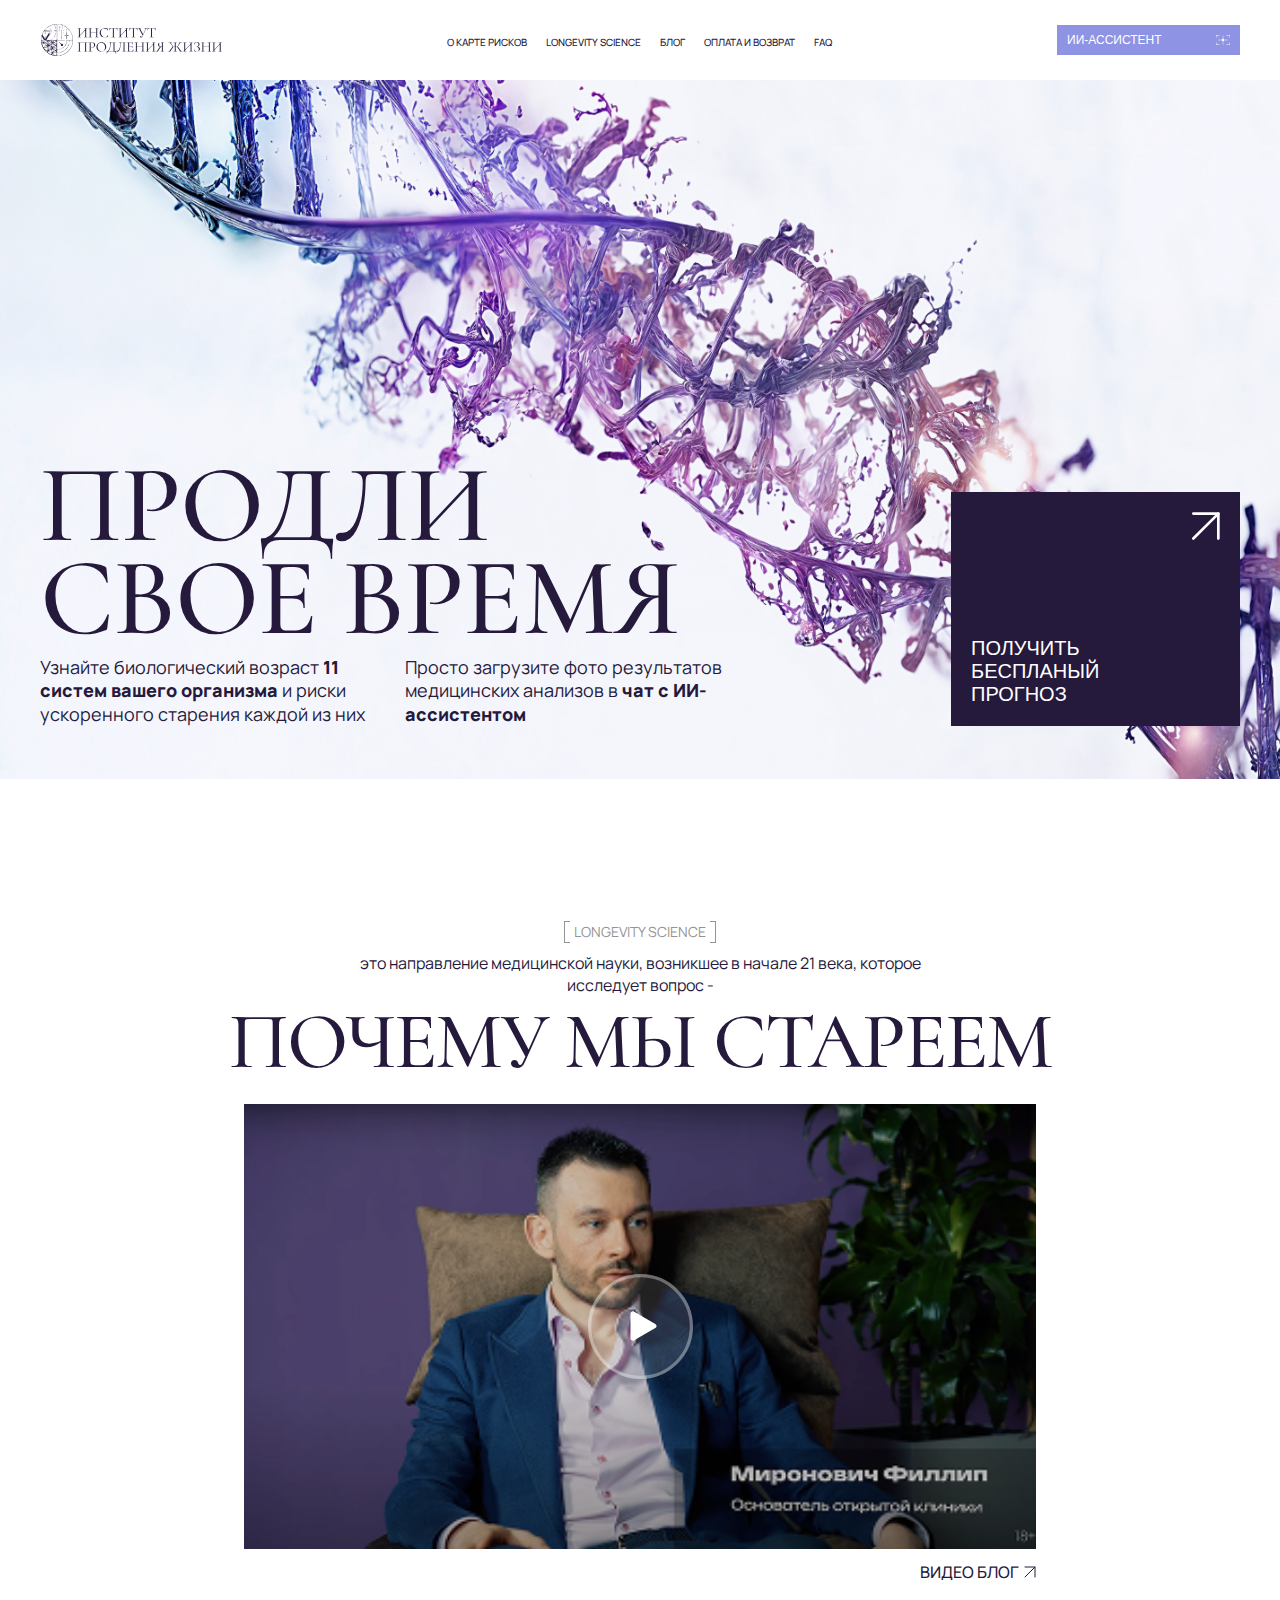
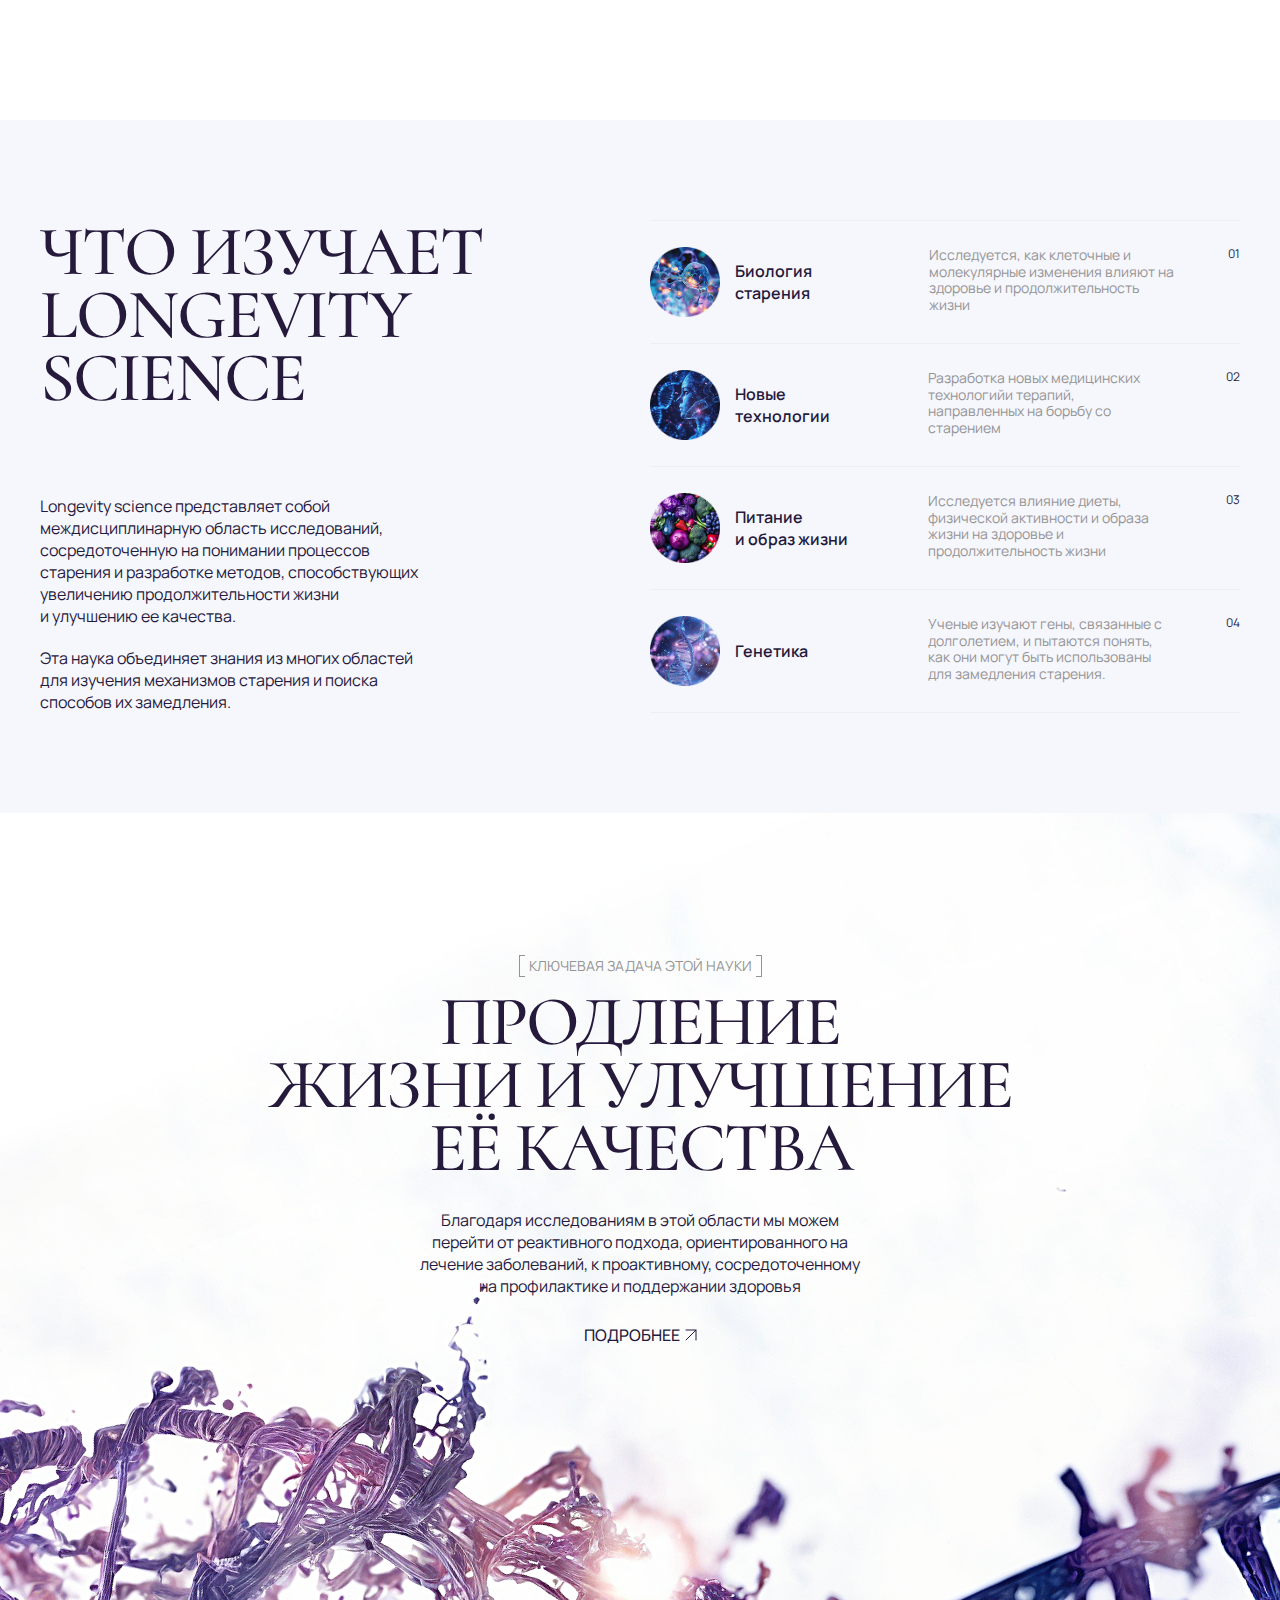
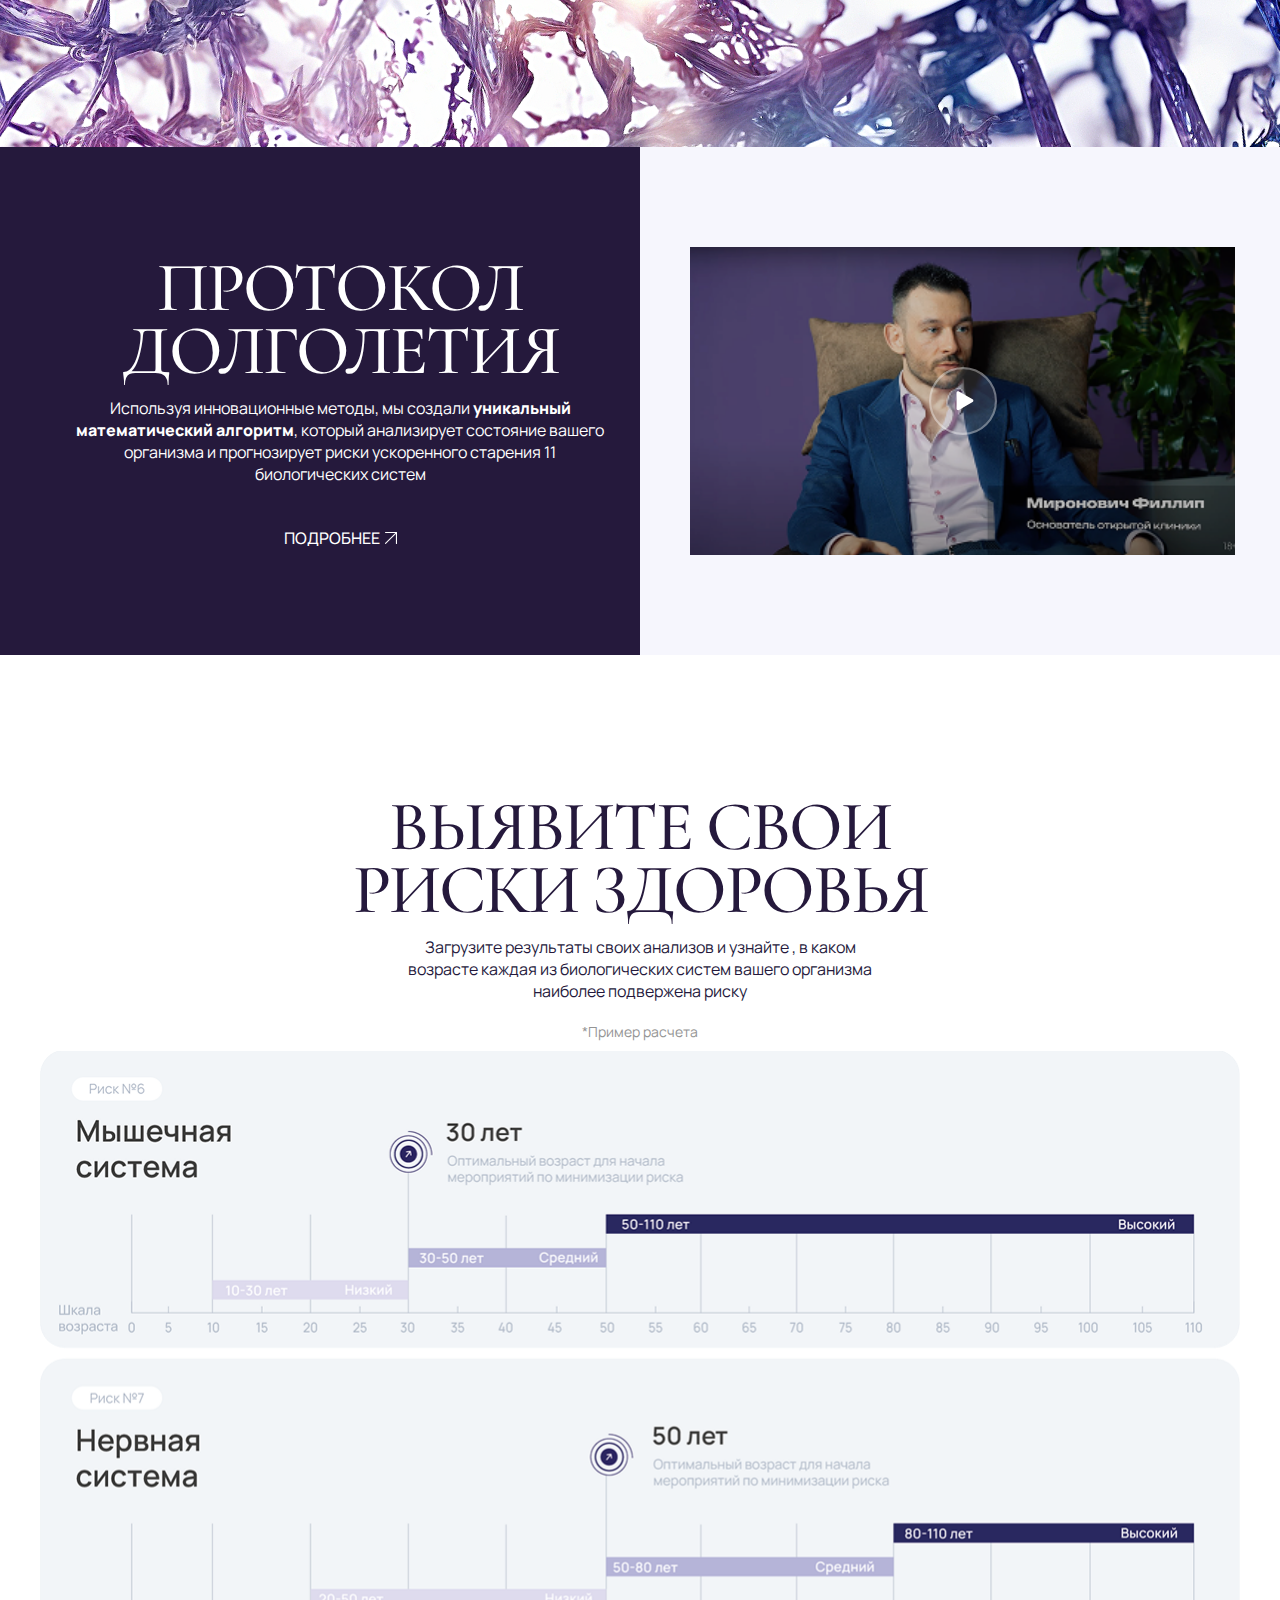
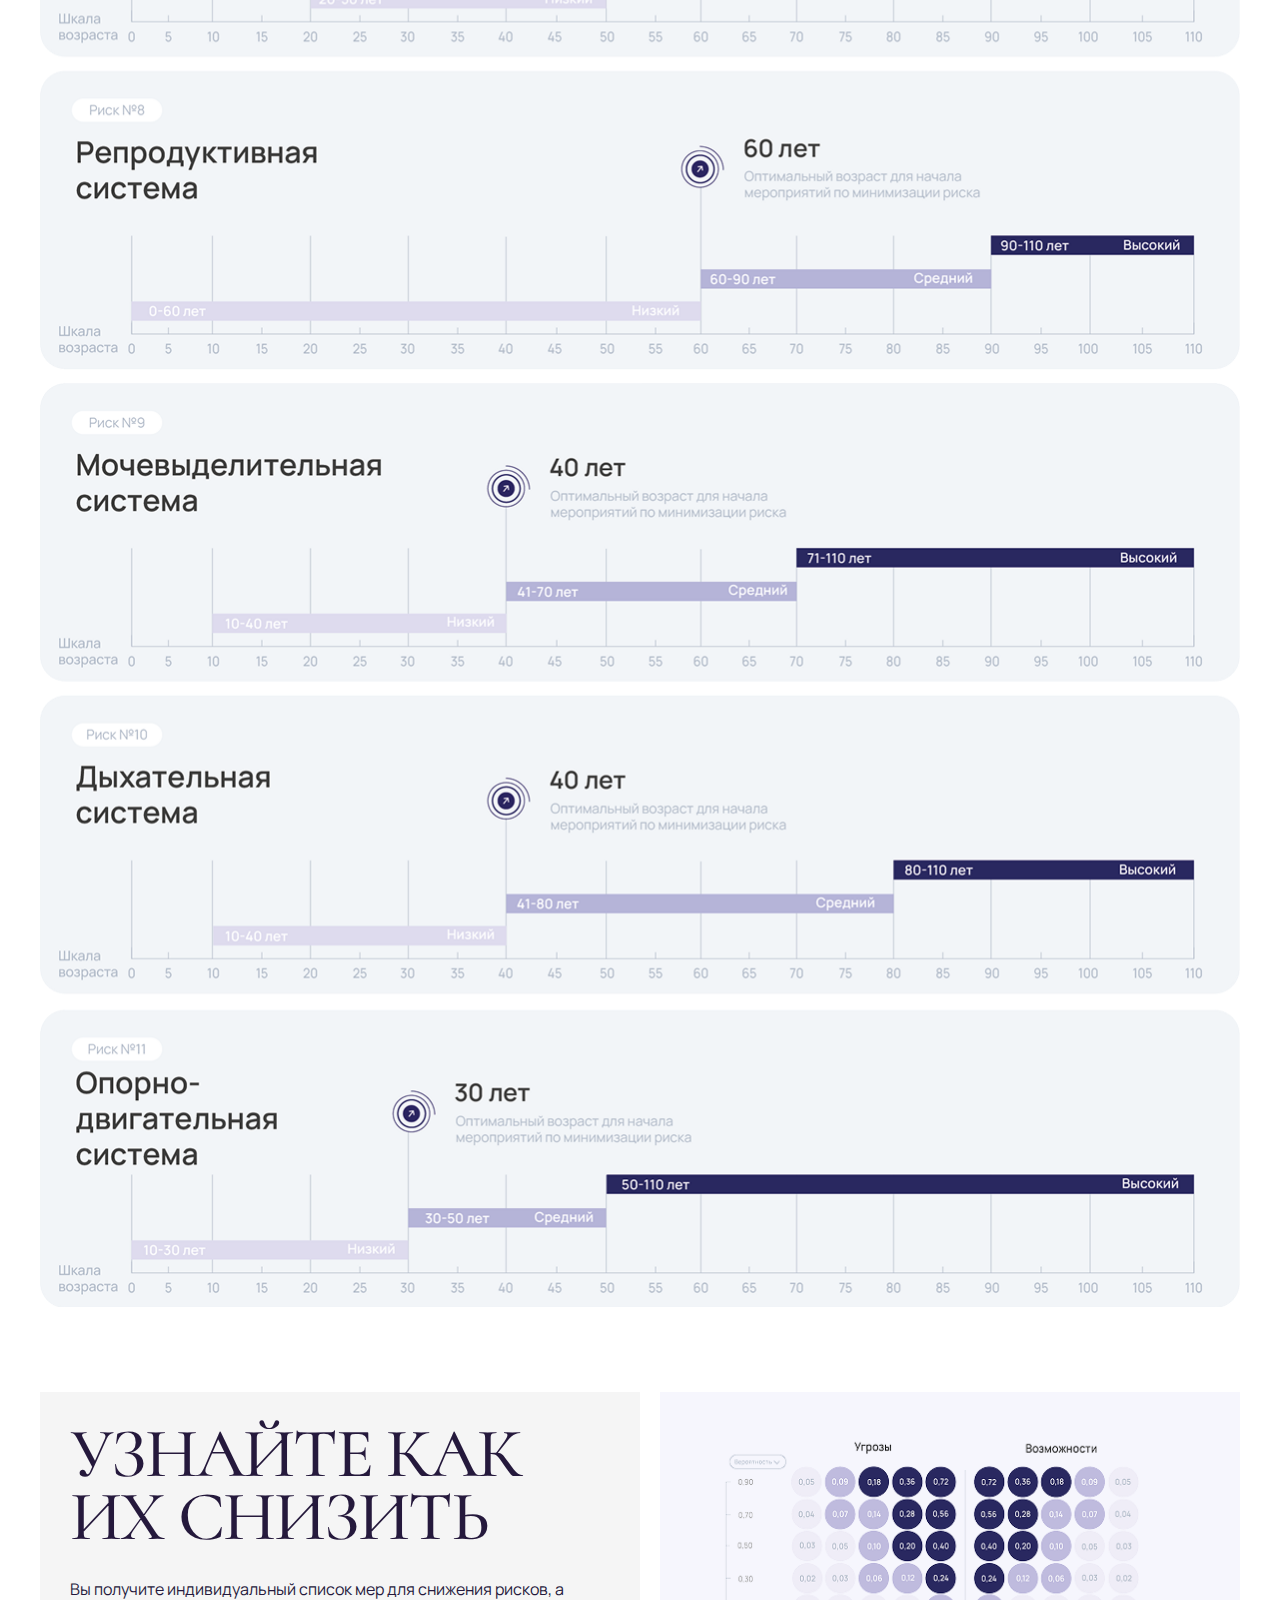
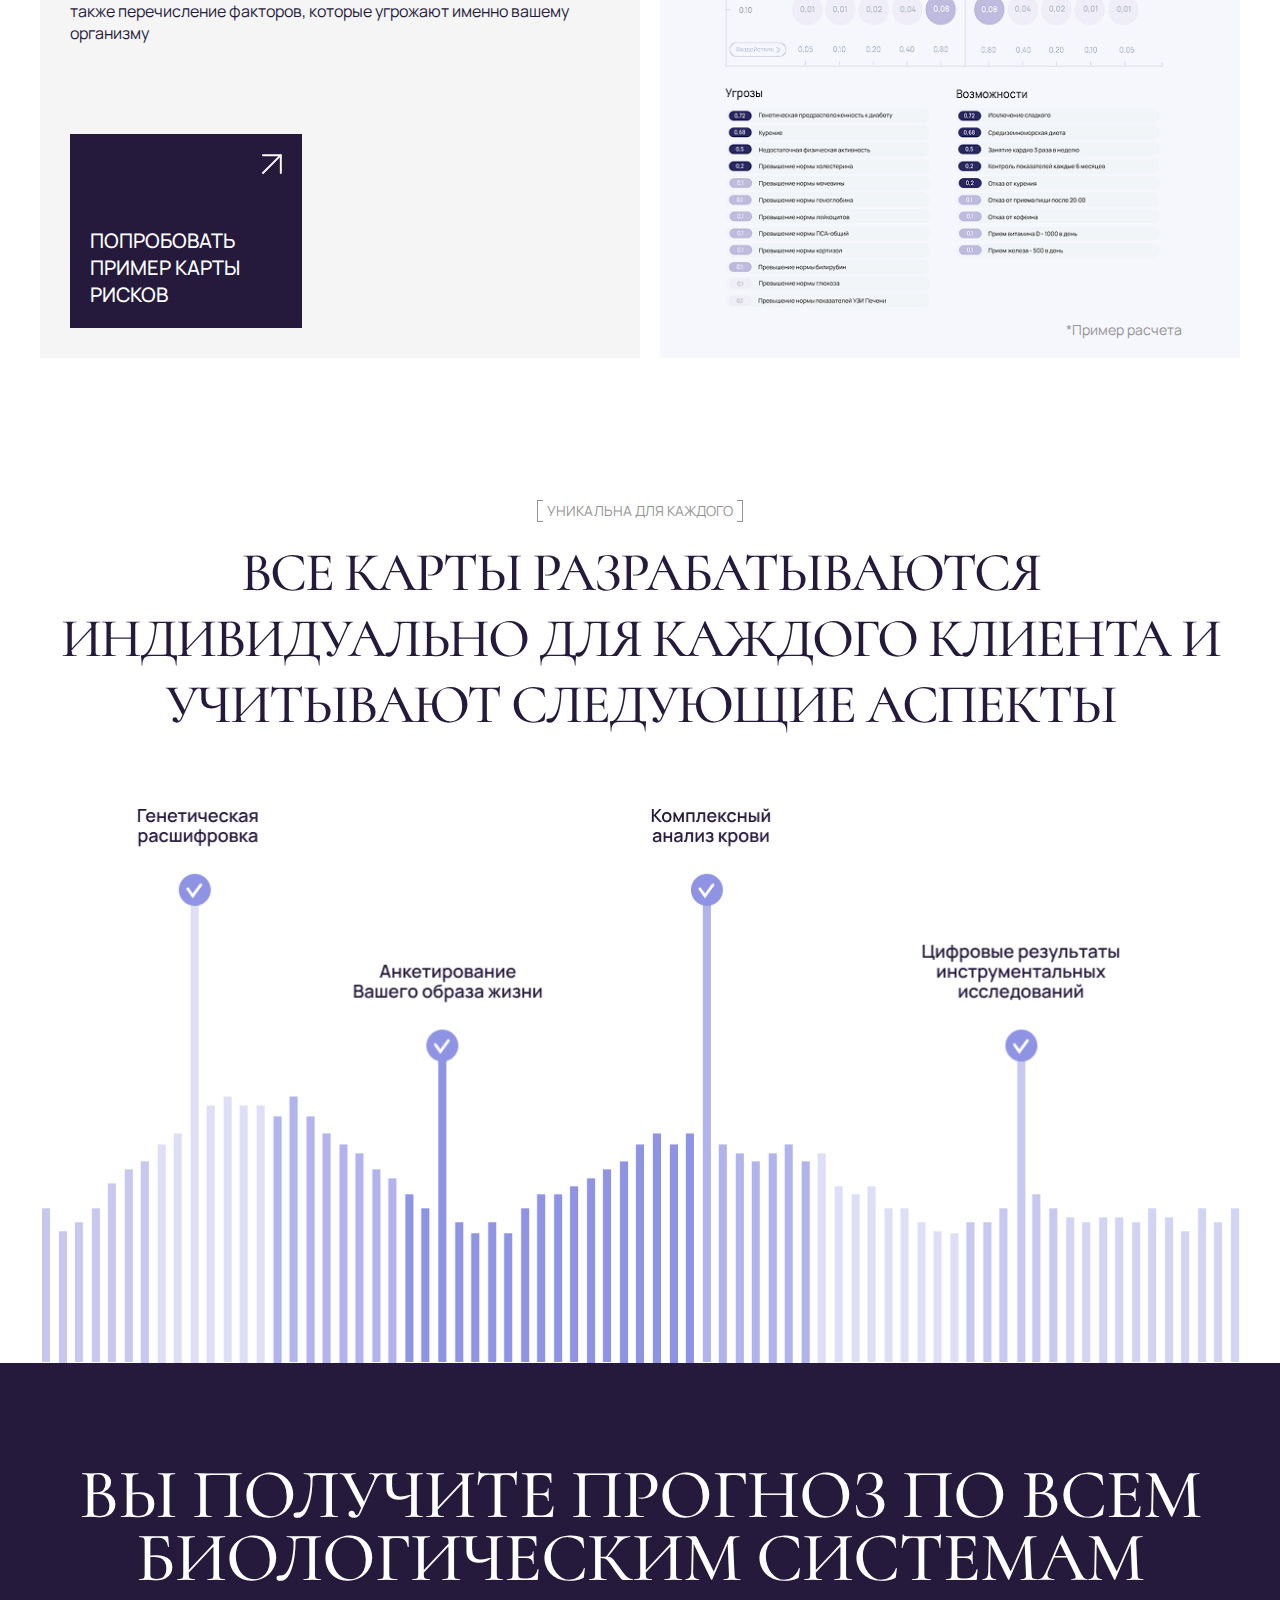
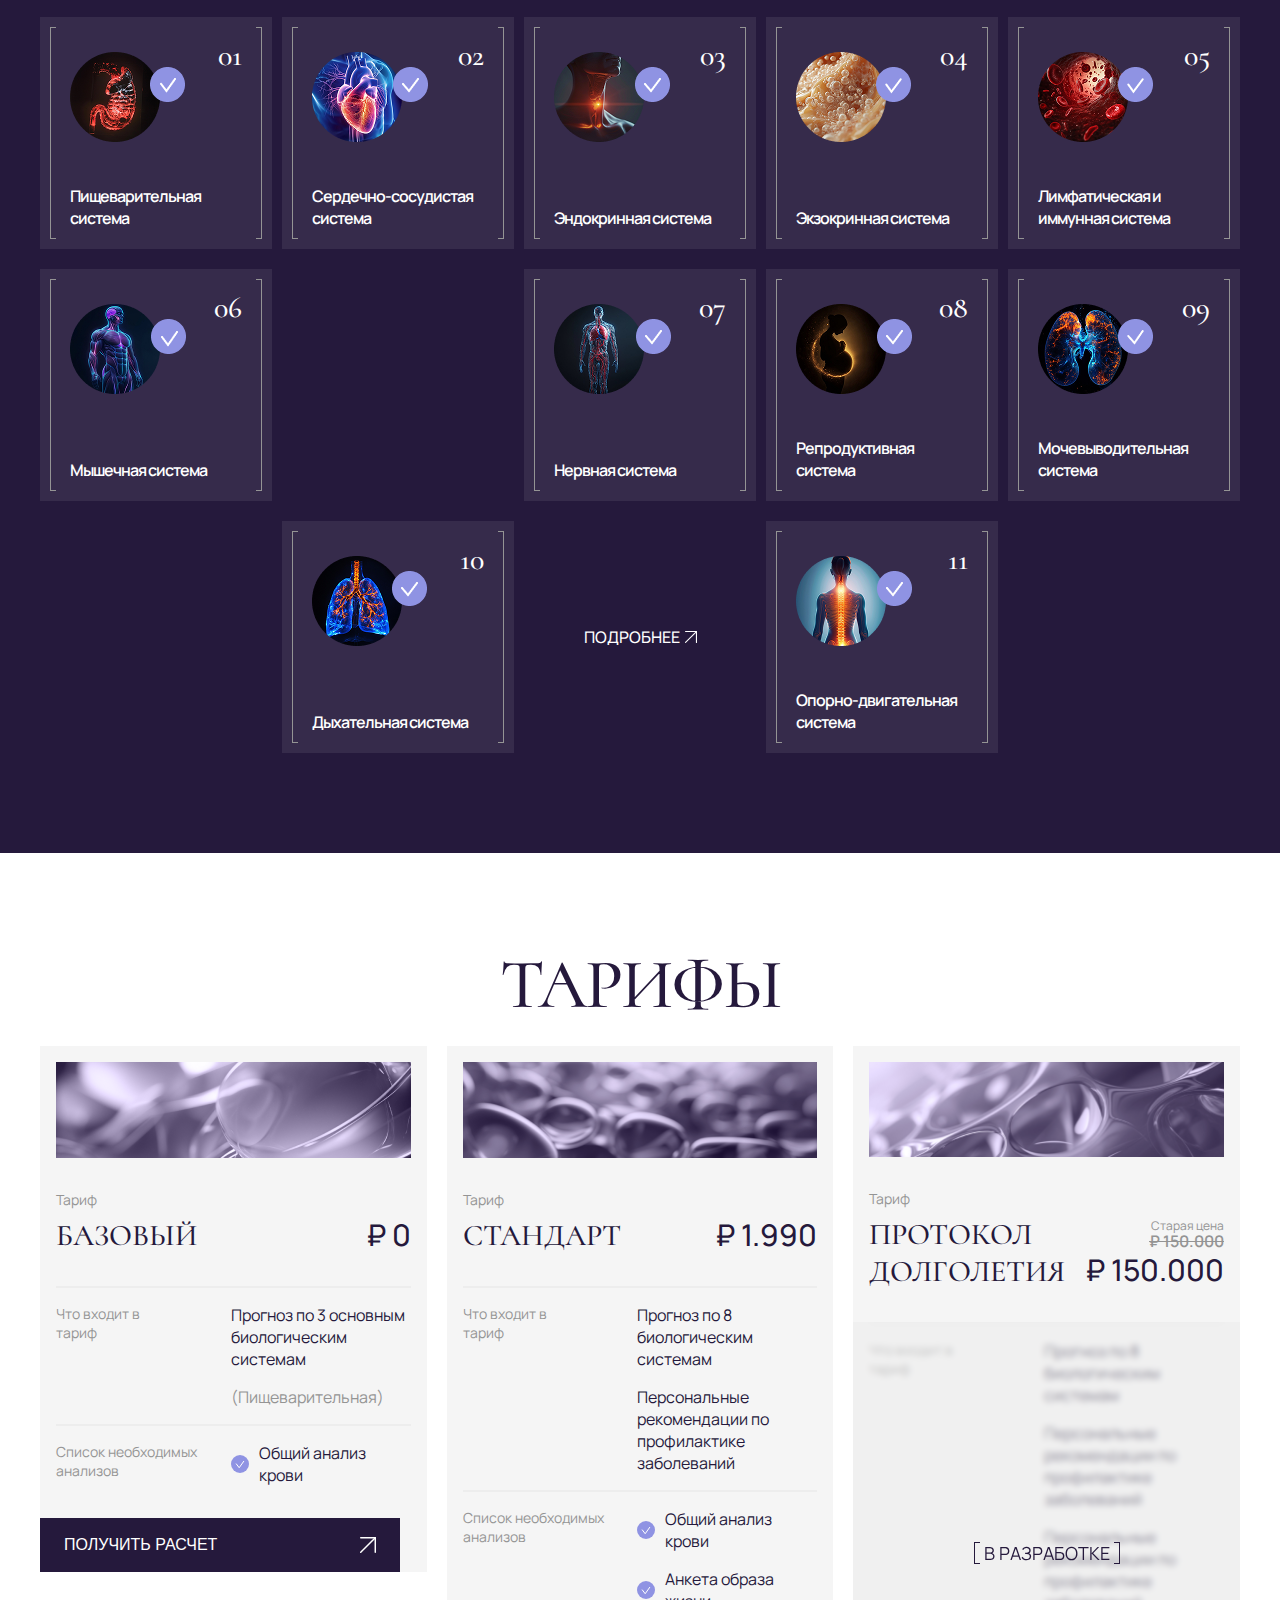
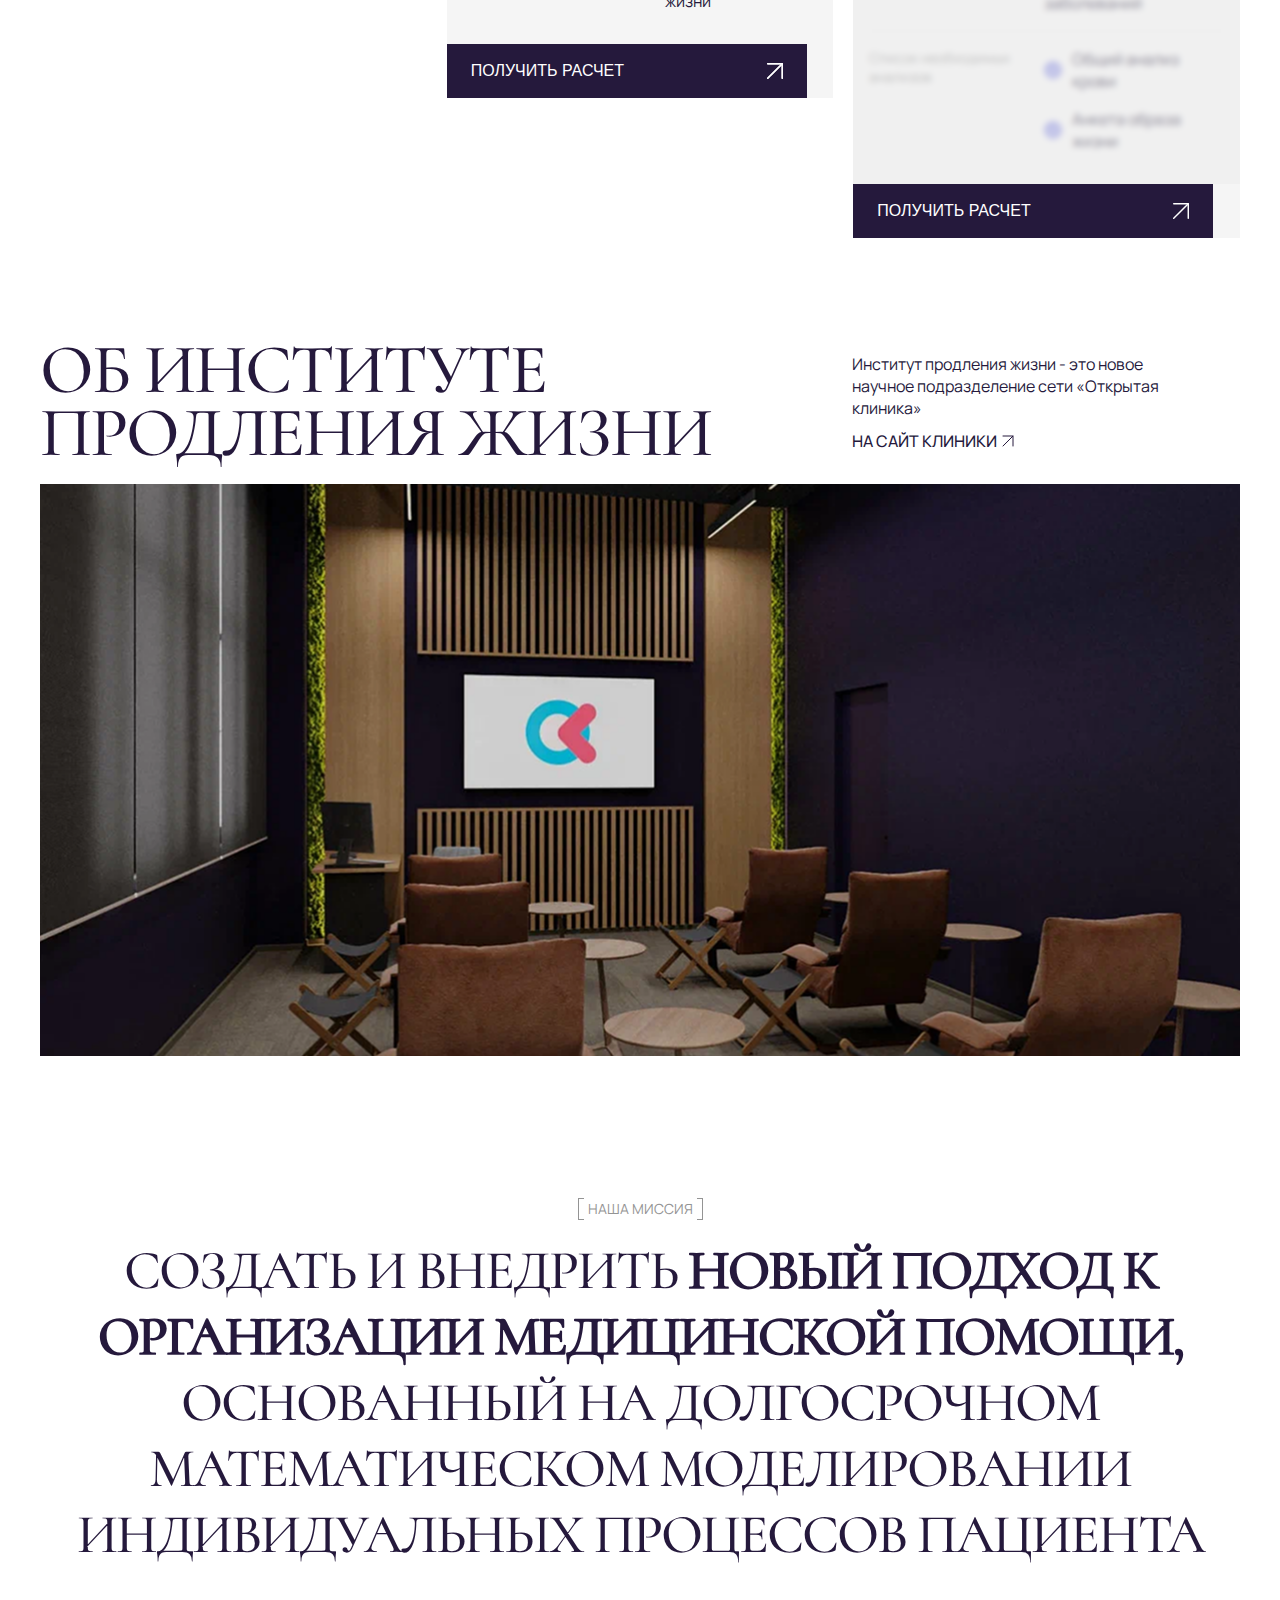
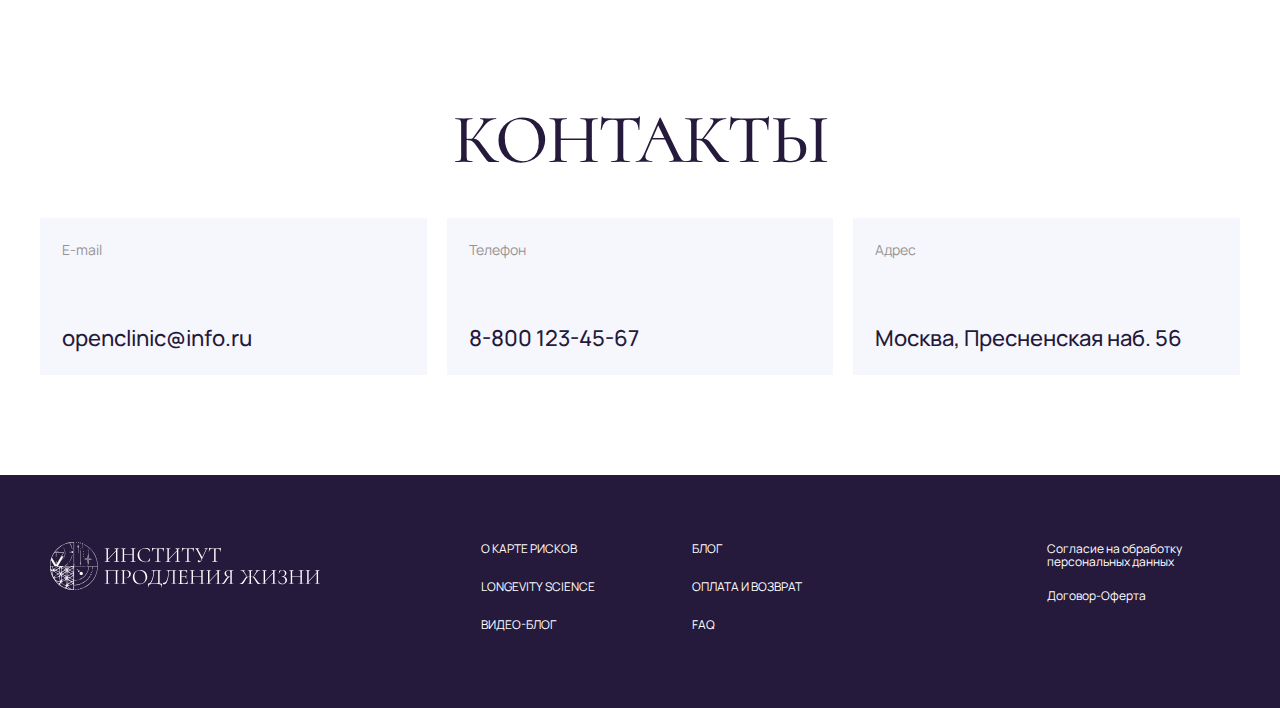
<file: index.html>
<!DOCTYPE html>
<html lang="ru">
  <head>
    <meta charset="UTF-8" />
    <meta name="viewport" content="width=device-width,initial-scale=1" />
    <title>Институт продления жизни</title>
    <script defer="defer" src="./bundle.js"></script>
    <link href="./styles.css" rel="stylesheet" />
  </head>
  <body>
    <header class="header">
      <div class="header__container container">
        <div class="header__logo">
          <a href="/"><img src="./images/logo.svg" /></a>
        </div>
        <nav>
          <ul class="header__menu">
            <li>
              <a class="header__link" href="./health-risk-map.html"
                >О карте рисков</a
              >
            </li>
            <li>
              <a class="header__link" href="./longevity-science.html"
                >longevity science</a
              >
            </li>
            <li><a class="header__link" href="./blog.html">Блог</a></li>
            <li>
              <a class="header__link" href="./payment-and-return.html"
                >оплата и возврат</a
              >
            </li>
            <li><a class="header__link" href="./faq.html">FAQ</a></li>
          </ul>
        </nav>
        <button class="hide-on-desktop button button--burger">
          <img
            class="button__icon"
            src="./images/burger-icon.svg"
            width="33px"
            height="33px"
          />
        </button>
        <button
          class="hide-on-mobile button button--assistant"
          data-button="assistanse"
        >
          <span class="button__title">ИИ-Ассистент</span>
          <img class="button__icon" src="./images/assistant-icon.svg" />
        </button>
      </div>
    </header>
    <div class="mobile-menu">
      <div class="mobile-menu__container">
        <div class="mobile-menu__header">
          <button class="hide-on-desktop button button--rounded button--burger">
            <img class="button__icon" src="./images/close-icon.svg" />
          </button>
        </div>
        <ul class="mobile-menu__menu">
          <li>
            <a class="mobile-menu__link" href="./health-risk-map.html"
              ><span class="mobile-menu__link-title">О карте рисков</span
              ><img
                class="mobile-menu__link-icon"
                src="./images/arrow-right.svg"
            /></a>
          </li>
          <li>
            <a class="mobile-menu__link" href="./longevity-science.html'"
              ><span class="mobile-menu__link-title">longevity science</span
              ><img
                class="mobile-menu__link-icon"
                src="./images/arrow-right.svg"
            /></a>
          </li>
          <li>
            <a class="mobile-menu__link" href="./blog.html"
              ><span class="mobile-menu__link-title">Блог</span
              ><img
                class="mobile-menu__link-icon"
                src="./images/arrow-right.svg"
            /></a>
          </li>
          <li>
            <a class="mobile-menu__link" href="./payment-and-return.html"
              ><span class="mobile-menu__link-title">оплата и возврат</span
              ><img
                class="mobile-menu__link-icon"
                src="./images/arrow-right.svg"
            /></a>
          </li>
          <li>
            <a class="mobile-menu__link" href="./faq.html"
              ><span class="mobile-menu__link-title">FAQ</span
              ><img
                class="mobile-menu__link-icon"
                src="./images/arrow-right.svg"
            /></a>
          </li>
        </ul>
      </div>
    </div>
    <section class="hero">
      <div class="container hero__container">
        <button class="button button--square button--square-lg">
          <div class="button--square__icon"></div>
          <span class="button--square__title">Получить беспланый прогноз</span>
        </button>
        <div class="hero__content">
          <h1 class="title-h1 hero__title">продли<br />свое время</h1>
          <div class="hero__description">
            <p>
              Узнайте биологический возраст
              <span class="bold">11 систем вашего организма</span> и риски
              ускоренного старения каждой из них
            </p>
            <p>
              Просто загрузите фото результатов медицинских анализов в
              <span class="bold">чат с ИИ-ассистентом</span>
            </p>
          </div>
        </div>
      </div>
    </section>
    <section class="section hide-on-desktop">
      <div class="container">
        <button class="button button--primary button--full">
          <span class="button__title">ИИ-Ассистент</span>
          <img src="./images/assistant-icon.svg" class="button__icon" />
        </button>
      </div>
    </section>
    <main>
      <section
        class="section section--padding-top-lg section--padding-bottom-lg"
      >
        <div class="container">
          <div class="section__title section__title--centered">
            <div class="descriptor">longevity science</div>
            <p class="section__description-center section__description-narrow">
              это направление медицинской науки, возникшее в начале 21 века,
              которое исследует вопрос -
            </p>
            <h2 class="title-h2-1">Почему мы стареем</h2>
          </div>
          <div class="video">
            <iframe
              src=""
              width="100%"
              height="100%"
              allow="autoplay; encrypted-media; fullscreen; picture-in-picture;"
              frameborder="0"
              allowfullscreen
            ></iframe>
            <div
              class="video__overlay video__overlay--poster"
              style="background-image: url('./images/poster.png')"
            ></div>
            <div class="video__overlay video__overlay--source">
              <div class="video__source-container">
                <p class="video__source-title">
                  Выберите источник для воспроизведения видео:
                </p>
                <div class="video__source-items">
                  <div
                    class="video__source-item"
                    data-url="https://rutube.ru/play/embed/2991aeff6a4fd9d51c044476a6422840/"
                  >
                    <img
                      src="./images/rutube-icon.svg"
                      class="video__source-item-icon"
                    /><span class="video__source-item-title">RuTube</span>
                  </div>
                  <div
                    class="video__source-item"
                    data-url="https://vk.com/video_ext.php?oid=-22822305&id=456241864&hd=2"
                  >
                    <img
                      src="./images/vkvideo-icon.svg"
                      class="video__source-item-icon"
                    /><span class="video__source-item-title">VkВидео</span>
                  </div>
                  <div
                    class="video__source-item"
                    data-url="https://www.youtube.com/embed/uqF1rCJJ7c0?si=BBVxhYjrDUsvIWU6"
                  >
                    <img
                      src="./images/youtube-icon.svg"
                      class="video__source-item-icon"
                    /><span class="video__source-item-title">YouTube</span>
                  </div>
                </div>
              </div>
            </div>
            <div class="video__overlay video__overlay--play">
              <div class="video__play-btn"></div>
            </div>
          </div>
          <div class="video__footer">
            <a href="./blog.html#video" class="button button--inline"
              ><span class="button__title">ВИДЕО БЛОГ</span>
              <div class="button__icon"></div
            ></a>
          </div>
        </div>
      </section>
      <section
        class="section section--lilac section--padding-top-md section--padding-bottom-md"
      >
        <div class="container longevity-science-study">
          <div class="longevity-science-study__description">
            <h2 class="title-h2-2">Что Изучает longevity science</h2>
            <div class="longevity-science-study__info">
              <p>
                Longevity science представляет собой междисциплинарную область
                исследований, сосредоточенную на понимании процессов старения и
                разработке методов, способствующих увеличению продолжительности
                жизни<br />и улучшению ее качества.
              </p>
              <p>
                Эта наука объединяет знания из многих областей для изучения
                механизмов старения и поиска способов их замедления.
              </p>
            </div>
          </div>
          <div class="longevity-science-study__list">
            <div class="longevity-science-study__list-item">
              <div class="longevity-science-study__list-item-info">
                <img
                  src="./images/longevity-science-study-1.png"
                  class="longevity-science-study__list-item-image"
                />
                <span>Биология старения</span>
              </div>
              <div class="longevity-science-study__list-item-description">
                Исследуется, как клеточные и молекулярные изменения влияют на
                здоровье и продолжительность жизни
              </div>
              <div
                class="longevity-science-study__list-item-number hide-on-mobile"
              >
                01
              </div>
            </div>
            <div class="longevity-science-study__list-item">
              <div class="longevity-science-study__list-item-info">
                <img
                  src="./images/longevity-science-study-2.png"
                  class="longevity-science-study__list-item-image"
                />
                <span>Новые технологии</span>
              </div>
              <div class="longevity-science-study__list-item-description">
                Разработка новых медицинских технологийи терапий, направленных
                на борьбу со старением
              </div>
              <div
                class="longevity-science-study__list-item-number hide-on-mobile"
              >
                02
              </div>
            </div>
            <div class="longevity-science-study__list-item">
              <div class="longevity-science-study__list-item-info">
                <img
                  src="./images/longevity-science-study-3.png"
                  class="longevity-science-study__list-item-image"
                />
                <span>Питание<br />и образ жизни</span>
              </div>
              <div class="longevity-science-study__list-item-description">
                Исследуется влияние диеты, физической активности и образа жизни
                на здоровье и продолжительность жизни
              </div>
              <div
                class="longevity-science-study__list-item-number hide-on-mobile"
              >
                03
              </div>
            </div>
            <div class="longevity-science-study__list-item">
              <div class="longevity-science-study__list-item-info">
                <img
                  src="./images/longevity-science-study-4.png"
                  class="longevity-science-study__list-item-image"
                />
                <span>Генетика</span>
              </div>
              <div class="longevity-science-study__list-item-description">
                Ученые изучают гены, связанные с долголетием, и пытаются понять,
                как они могут быть использованы для замедления старения.
              </div>
              <div
                class="longevity-science-study__list-item-number hide-on-mobile"
              >
                04
              </div>
            </div>
          </div>
        </div>
      </section>
      <section
        class="section section--padding-top-lg section--padding-bottom-lg extending-life-and-improving"
      >
        <div class="container">
          <div class="section__title">
            <div class="descriptor">Ключевая задача этой науки</div>
            <h2 class="title-h2-2">
              Продление<br />жизни и улучшение<br />её качества
            </h2>
            <p class="hide-on-mobile section__description">
              Благодаря исследованиям в этой области мы можем перейти от
              реактивного подхода, ориентированного на лечение заболеваний, к
              проактивному, сосредоточенному на профилактике и поддержании
              здоровья
            </p>
          </div>
          <div class="extending-life-and-improving__footer">
            <p class="hide-on-desktop text-2">
              Благодаря исследованиям в этой области мы можем перейти от
              реактивного подхода, ориентированного на лечение заболеваний, к
              проактивному, сосредоточенному на профилактике и поддержании
              здоровья
            </p>
            <a href="./longevity-science.html'" class="button button--inline"
              ><span class="button__title">подробнее</span>
              <div class="button__icon"></div
            ></a>
          </div>
        </div>
      </section>
      <section
        class="section health-risks-map section--padding-top-md section--padding-bottom-md"
      >
        <div class="health-risks-map__container container">
          <div class="health-risks-map__description">
            <h2 class="title-h2-2 health-risks-map__title">
              Протокол долголетия
            </h2>
            <p class="health-risks-map__info">
              Используя инновационные методы, мы создали
              <span class="bold">уникальный математический алгоритм</span>,
              который анализирует состояние вашего организма и прогнозирует
              риски ускоренного старения 11 биологических систем
            </p>
            <a
              href="./health-risk-map.html"
              class="button button--inline hide-on-mobile"
              ><span class="button__title">подробнее</span>
              <div class="button__icon"></div
            ></a>
          </div>
          <div class="health-risks-map__video">
            <div class="video">
              <iframe
                src=""
                width="100%"
                height="100%"
                allow="autoplay; encrypted-media; fullscreen; picture-in-picture;"
                frameborder="0"
                allowfullscreen
              ></iframe>
              <div
                class="video__overlay video__overlay--poster"
                style="background-image: url('./images/poster.png')"
              ></div>
              <div class="video__overlay video__overlay--source">
                <div class="video__source-container">
                  <p class="video__source-title">
                    Выберите источник для воспроизведения видео:
                  </p>
                  <div class="video__source-items">
                    <div
                      class="video__source-item"
                      data-url="https://rutube.ru/play/embed/2991aeff6a4fd9d51c044476a6422840"
                    >
                      <img
                        src="./images/rutube-icon.svg"
                        class="video__source-item-icon"
                      /><span class="video__source-item-title">RuTube</span>
                    </div>
                    <div
                      class="video__source-item"
                      data-url="https://vk.com/video_ext.php?oid=-22822305&id=456241864&hd=2"
                    >
                      <img
                        src="./images/vkvideo-icon.svg"
                        class="video__source-item-icon"
                      /><span class="video__source-item-title">VkВидео</span>
                    </div>
                    <div
                      class="video__source-item"
                      data-url="https://www.youtube.com/embed/uqF1rCJJ7c0?si=BBVxhYjrDUsvIWU6"
                    >
                      <img
                        src="./images/youtube-icon.svg"
                        class="video__source-item-icon"
                      /><span class="video__source-item-title">YouTube</span>
                    </div>
                  </div>
                </div>
              </div>
              <div class="video__overlay video__overlay--play">
                <div class="video__play-btn"></div>
              </div>
            </div>
            <div class="video__footer hide-on-desktop">
              <a href="./blog.html" class="button button--inline"
                ><span class="button__title">ВИДЕО БЛОГ</span>
                <div class="button__icon"></div
              ></a>
            </div>
          </div>
        </div>
      </section>
      <section
        class="section health-risks-identify section--padding-top-lg section--padding-bottom-lg"
      >
        <div class="container section health-risks-identify__container">
          <div class="health-risks-identify__description">
            <h2 class="title-h2-2 health-risks-identify__title">
              ВЫЯВИТЕ СВОИ РИСКИ здоровья
            </h2>
            <p class="health-risks-identify__info">
              Загрузите результаты своих анализов и узнайте , в каком возрасте
              каждая из биологических систем вашего организма наиболее
              подвержена риску
            </p>
          </div>
          <div class="health-risks-identify__content">
            <span class="health-risks-identify__content-tooltip"
              >*Пример расчета</span
            ><picture class="health-risks-identify__content-graph"
              ><source
                srcset="./images/health-risks-desktop.png"
                media="(min-width: 1220px)" />
              <img src="./images/health-risks-mobile.png"
            /></picture>
          </div>
        </div>
      </section>
      <section class="section health-risks-reduction">
        <div class="container health-risks-reduction__container">
          <div class="health-risks-reduction__description">
            <div>
              <h2 class="title-h2-2 health-risks-reduction__title">
                Узнайте как их снизить
              </h2>
              <p class="health-risks-reduction__info">
                Вы получите индивидуальный список мер для снижения рисков, а
                также перечисление факторов, которые угрожают именно вашему
                организму
              </p>
            </div>
            <a
              class="button button--square button--square-xs hide-on-mobile"
              href=""
              ><div class="button--square__icon"></div>
              <span class="button--square__title"
                >Попробовать пример КАРТЫ РИСКОВ</span
              ></a
            >
          </div>
          <div class="health-risks-reduction__content">
            <img src="./images/health-risks-reduction.png" />
            <span class="health-risks-reduction__content-tooltip"
              >*Пример расчета</span
            >
            <a
              class="button button--full button--primary hide-on-desktop"
              href=""
              ><span class="button__title"
                >Попробовать пример КАРТЫ РИСКОВ</span
              >
              <img src="./images/arrow-up-xs.svg" height="12px" width="12px"
            /></a>
          </div>
        </div>
      </section>
      <section class="section health-risks-map-aspects section--padding-top-lg">
        <div class="container health-risks-map-aspects__container">
          <div class="health-risks-map-aspects__description">
            <div class="descriptor">Уникальна для каждого</div>
            <h2 class="title-h2-3 health-risks-map-aspects__title">
              Все карты разрабатываются индивидуально для каждого клиента и
              учитывают следующие аспекты
            </h2>
          </div>
          <div class="health-risks-map-aspects__content">
            <picture class="health-risks-map-aspects__content-graph"
              ><source
                srcset="./images/health-risks-map-aspects-desktop.png"
                media="(min-width: 1220px)" />
              <img src="./images/health-risks-map-aspects-mobile.svg"
            /></picture>
          </div>
        </div>
      </section>
      <section class="biological-systems-forecast section">
        <div class="container biological-systems-forecast__container">
          <h2 class="title-h2-2 biological-systems-forecast__title">
            Вы получите прогноз по всем биологическим системам
          </h2>
          <div class="biological-systems-forecast__content">
            <div class="biological-systems-forecast__content-item">
              <div class="biological-systems-forecast__content-item-header">
                <div class="biological-systems-forecast__content-item-icon">
                  <picture class=""
                    ><source
                      srcset="
                        ./images/biological-systems/biological-systems-1-desktop.png
                      "
                      media="(min-width: 1220px)" />
                    <img
                      src="./images/biological-systems/biological-systems-1-mobile.png"
                  /></picture>
                </div>
                <div class="biological-systems-forecast__content-item-number">
                  01
                </div>
              </div>
              <div class="biological-systems-forecast__content-item-title">
                Пищеварительная система
              </div>
            </div>
            <div class="biological-systems-forecast__content-item">
              <div class="biological-systems-forecast__content-item-header">
                <div class="biological-systems-forecast__content-item-icon">
                  <picture class=""
                    ><source
                      srcset="
                        ./images/biological-systems/biological-systems-2-desktop.png
                      "
                      media="(min-width: 1220px)" />
                    <img
                      src="./images/biological-systems/biological-systems-2-mobile.png"
                  /></picture>
                </div>
                <div class="biological-systems-forecast__content-item-number">
                  02
                </div>
              </div>
              <div class="biological-systems-forecast__content-item-title">
                Сердечно-сосудистая система
              </div>
            </div>
            <div class="biological-systems-forecast__content-item">
              <div class="biological-systems-forecast__content-item-header">
                <div class="biological-systems-forecast__content-item-icon">
                  <picture class=""
                    ><source
                      srcset="
                        ./images/biological-systems/biological-systems-3-desktop.png
                      "
                      media="(min-width: 1220px)" />
                    <img
                      src="./images/biological-systems/biological-systems-3-mobile.png"
                  /></picture>
                </div>
                <div class="biological-systems-forecast__content-item-number">
                  03
                </div>
              </div>
              <div class="biological-systems-forecast__content-item-title">
                Эндокринная система
              </div>
            </div>
            <div class="biological-systems-forecast__content-item">
              <div class="biological-systems-forecast__content-item-header">
                <div class="biological-systems-forecast__content-item-icon">
                  <picture class=""
                    ><source
                      srcset="
                        ./images/biological-systems/biological-systems-4-desktop.png
                      "
                      media="(min-width: 1220px)" />
                    <img
                      src="./images/biological-systems/biological-systems-4-mobile.png"
                  /></picture>
                </div>
                <div class="biological-systems-forecast__content-item-number">
                  04
                </div>
              </div>
              <div class="biological-systems-forecast__content-item-title">
                Экзокринная система
              </div>
            </div>
            <div class="biological-systems-forecast__content-item">
              <div class="biological-systems-forecast__content-item-header">
                <div class="biological-systems-forecast__content-item-icon">
                  <picture class=""
                    ><source
                      srcset="
                        ./images/biological-systems/biological-systems-5-desktop.png
                      "
                      media="(min-width: 1220px)" />
                    <img
                      src="./images/biological-systems/biological-systems-5-mobile.png"
                  /></picture>
                </div>
                <div class="biological-systems-forecast__content-item-number">
                  05
                </div>
              </div>
              <div class="biological-systems-forecast__content-item-title">
                Лимфатическая и иммунная система
              </div>
            </div>
            <div class="biological-systems-forecast__content-item">
              <div class="biological-systems-forecast__content-item-header">
                <div class="biological-systems-forecast__content-item-icon">
                  <picture class=""
                    ><source
                      srcset="
                        ./images/biological-systems/biological-systems-6-desktop.png
                      "
                      media="(min-width: 1220px)" />
                    <img
                      src="./images/biological-systems/biological-systems-6-mobile.png"
                  /></picture>
                </div>
                <div class="biological-systems-forecast__content-item-number">
                  06
                </div>
              </div>
              <div class="biological-systems-forecast__content-item-title">
                Мышечная система
              </div>
            </div>
            <div class="biological-systems-forecast__content-item">
              <div class="biological-systems-forecast__content-item-header">
                <div class="biological-systems-forecast__content-item-icon">
                  <picture class=""
                    ><source
                      srcset="
                        ./images/biological-systems/biological-systems-7-desktop.png
                      "
                      media="(min-width: 1220px)" />
                    <img
                      src="./images/biological-systems/biological-systems-7-mobile.png"
                  /></picture>
                </div>
                <div class="biological-systems-forecast__content-item-number">
                  07
                </div>
              </div>
              <div class="biological-systems-forecast__content-item-title">
                Нервная система
              </div>
            </div>
            <div class="biological-systems-forecast__content-item">
              <div class="biological-systems-forecast__content-item-header">
                <div class="biological-systems-forecast__content-item-icon">
                  <picture class=""
                    ><source
                      srcset="
                        ./images/biological-systems/biological-systems-8-desktop.png
                      "
                      media="(min-width: 1220px)" />
                    <img
                      src="./images/biological-systems/biological-systems-8-mobile.png"
                  /></picture>
                </div>
                <div class="biological-systems-forecast__content-item-number">
                  08
                </div>
              </div>
              <div class="biological-systems-forecast__content-item-title">
                Репродуктивная система
              </div>
            </div>
            <div class="biological-systems-forecast__content-item">
              <div class="biological-systems-forecast__content-item-header">
                <div class="biological-systems-forecast__content-item-icon">
                  <picture class=""
                    ><source
                      srcset="
                        ./images/biological-systems/biological-systems-9-desktop.png
                      "
                      media="(min-width: 1220px)" />
                    <img
                      src="./images/biological-systems/biological-systems-9-mobile.png"
                  /></picture>
                </div>
                <div class="biological-systems-forecast__content-item-number">
                  09
                </div>
              </div>
              <div class="biological-systems-forecast__content-item-title">
                Мочевыводительная система
              </div>
            </div>
            <div class="biological-systems-forecast__content-item">
              <div class="biological-systems-forecast__content-item-header">
                <div class="biological-systems-forecast__content-item-icon">
                  <picture class=""
                    ><source
                      srcset="
                        ./images/biological-systems/biological-systems-10-desktop.png
                      "
                      media="(min-width: 1220px)" />
                    <img
                      src="./images/biological-systems/biological-systems-10-mobile.png"
                  /></picture>
                </div>
                <div class="biological-systems-forecast__content-item-number">
                  10
                </div>
              </div>
              <div class="biological-systems-forecast__content-item-title">
                Дыхательная система
              </div>
            </div>
            <div class="biological-systems-forecast__content-item">
              <div class="biological-systems-forecast__content-item-header">
                <div class="biological-systems-forecast__content-item-icon">
                  <picture class=""
                    ><source
                      srcset="
                        ./images/biological-systems/biological-systems-11-desktop.png
                      "
                      media="(min-width: 1220px)" />
                    <img
                      src="./images/biological-systems/biological-systems-11-mobile.png"
                  /></picture>
                </div>
                <div class="biological-systems-forecast__content-item-number">
                  11
                </div>
              </div>
              <div class="biological-systems-forecast__content-item-title">
                Опорно-двигательная система
              </div>
            </div>
            <div
              class="biological-systems-forecast__content-item biological-systems-forecast__content-item--button"
            >
              <a href="./" class="button button--inline"
                ><span class="button__title">подробнее</span>
                <div class="button__icon"></div
              ></a>
            </div>
          </div>
        </div>
      </section>
      <section class="section tariffs">
        <div class="container tariffs__container">
          <h2 class="title-h2-2 left-align-mobile center-align-desktop">
            ТАРИФЫ
          </h2>
          <div class="tariffs__list">
            <div class="tariff-item">
              <div class="tariff__header">
                <img class="tariff__icon" src="./images/tariff-base.png" />
                <span class="tariff__subtitle">Тариф</span>
                <div class="tariff__title">
                  <p class="tariff__name">Базовый</p>
                  <p class="tariff__price">₽ 0</p>
                </div>
              </div>
              <div class="tariff__description">
                <div class="tariff__description-item">
                  <p class="tariff__description-item-title">
                    Что входит в<br />тариф
                  </p>
                  <div class="tariff__description-item-info">
                    <p class="tariff__description-item-text">
                      Прогноз по 3 основным биологическим системам
                    </p>
                    <p class="tariff__description-item-tooltip">
                      (Пищеварительная)
                    </p>
                  </div>
                </div>
                <div class="tariff__description-item">
                  <p class="tariff__description-item-title">
                    Список необходимых анализов
                  </p>
                  <div
                    class="tariff__description-item-info tariff__description-item-info--with-icon"
                  >
                    <p class="tariff__description-item-text">
                      <img src="./images/tariff-icon.svg" />Общий анализ крови
                    </p>
                  </div>
                </div>
              </div>
              <button class="button button--primary button--full">
                <span class="button__title">ПОЛУЧИТЬ РАСЧЕТ</span>
                <div class="button__icon"></div>
              </button>
            </div>
            <div class="tariff-item">
              <div class="tariff__header">
                <img class="tariff__icon" src="./images/tariff-standart.png" />
                <span class="tariff__subtitle">Тариф</span>
                <div class="tariff__title">
                  <p class="tariff__name">Стандарт</p>
                  <p class="tariff__price">₽ 1.990</p>
                </div>
              </div>
              <div class="tariff__description">
                <div class="tariff__description-item">
                  <p class="tariff__description-item-title">
                    Что входит в<br />тариф
                  </p>
                  <div class="tariff__description-item-info">
                    <p class="tariff__description-item-text">
                      Прогноз по 8 биологическим системам
                    </p>
                    <p class="tariff__description-item-text">
                      Персональные рекомендации по профилактике заболеваний
                    </p>
                  </div>
                </div>
                <div class="tariff__description-item">
                  <p class="tariff__description-item-title">
                    Список необходимых анализов
                  </p>
                  <div
                    class="tariff__description-item-info tariff__description-item-info--with-icon"
                  >
                    <p class="tariff__description-item-text">
                      <img src="./images/tariff-icon.svg" />Общий анализ крови
                    </p>
                    <p class="tariff__description-item-text">
                      <img src="./images/tariff-icon.svg" />Анкета образа жизни
                    </p>
                  </div>
                </div>
              </div>
              <button class="button button--primary button--full">
                <span class="button__title">ПОЛУЧИТЬ РАСЧЕТ</span>
                <div class="button__icon">
                  <img src="./images/arrow-up-xs.svg" alt="" />
                </div>
              </button>
            </div>
            <div class="tariff-item">
              <div class="tariff__header">
                <img class="tariff__icon" src="./images/tariff-full.png" />
                <span class="tariff__subtitle">Тариф</span>
                <div class="tariff__title">
                  <p class="tariff__name">Протокол <br />долголетия</p>
                  <div class="tariff__price">
                    <div class="tariff__old_price">
                      <span class="tariff__old_price_title">Старая цена</span>
                      <span class="tariff__old_price_value">₽ 150.000</span>
                    </div>
                    <div class="tariff__price">₽ 150.000</div>
                  </div>
                </div>
              </div>
              <div class="tariff__description">
                <div class="tariff__description-item">
                  <p class="tariff__description-item-title">
                    Что входит в<br />тариф
                  </p>
                  <div class="tariff__description-item-info">
                    <p class="tariff__description-item-text">
                      Прогноз по 8 биологическим системам
                    </p>
                    <p class="tariff__description-item-text">
                      Персональные рекомендации по профилактике заболеваний
                    </p>
                    <p class="tariff__description-item-text">
                      Персональные рекомендации по профилактике заболеваний
                    </p>
                  </div>
                </div>
                <div class="tariff__description-item">
                  <p class="tariff__description-item-title">
                    Список необходимых анализов
                  </p>
                  <div
                    class="tariff__description-item-info tariff__description-item-info--with-icon"
                  >
                    <p class="tariff__description-item-text">
                      <img src="./images/tariff-icon.svg" />Общий анализ крови
                    </p>
                    <p class="tariff__description-item-text">
                      <img src="./images/tariff-icon.svg" />Анкета образа жизни
                    </p>
                  </div>
                </div>
                <div class="tariff__overlay">
                  <div class="descriptor tariff__descriptor">в разработке</div>
                </div>
              </div>
              <button class="button button--primary button--full">
                <span class="button__title">ПОЛУЧИТЬ РАСЧЕТ</span>
                <div class="button__icon"></div>
              </button>
            </div>
          </div>
        </div>
      </section>
      <section class="section about-univercity">
        <div class="container about-univercity__container">
          <div class="about-univercity__header">
            <h2 class="title-h2-2 about-univercity__title">
              ОБ ИНСТИТУТЕ ПРОДЛЕНИЯ ЖИЗНИ
            </h2>
            <div class="about-univercity__subtitle">
              <p>
                Институт продления жизни - это новое научное подразделение сети
                «Открытая клиника»
              </p>
              <a href="./" class="button button--inline hide-on-mobile"
                ><span class="button__title">на сайт клиники</span>
                <div class="button__icon"></div
              ></a>
            </div>
          </div>
          <div class="about-univercity__poster"></div>
          <div class="about-univercity__footer hide-on-desktop">
            <a href="./" class="button button--inline"
              ><span class="button__title">на сайт клиники</span>
              <div class="button__icon"></div
            ></a>
          </div>
        </div>
      </section>
      <section
        class="section mission section--padding-top-lg section--padding-bottom-lg"
      >
        <div class="container mission__container">
          <div class="mission__description">
            <div class="descriptor">Наша миссия</div>
            <h2 class="title-h2-3 mission__title">
              Создать и внедрить
              <span class="semi-bold"
                >новый подход к организации медицинской помощи,</span
              >
              основанный на долгосрочном математическом моделировании
              индивидуальных процессов пациента
            </h2>
          </div>
        </div>
      </section>
      <section class="section contacts">
        <div class="container contacts__container">
          <h2 class="title-h2-2">КОНТАКТЫ</h2>
          <div class="contacts__list">
            <div class="contacts__item">
              <span class="contacts__title">E-mail</span>
              <a href="mailto:openclinic@info.ru" class="contacts__info"
                >openclinic@info.ru</a
              >
            </div>
            <div class="contacts__item">
              <span class="contacts__title">Телефон</span>
              <a href="tel:8-800 123-45-67" class="contacts__info"
                >8-800 123-45-67</a
              >
            </div>
            <div class="contacts__item">
              <span class="contacts__title">Адрес</span>
              <span class="contacts__info">Москва, Пресненская наб. 56</span>
            </div>
          </div>
        </div>
      </section>
      <section class="section">
        <div class="container">
          <a
            href="https://t.me/LongLifeAI_bot"
            target="_blank"
            class="button button--primary button--full button--fixed"
            ><span class="button__title">ИИ-Ассистент</span
            ><img src="./images/assistant-icon.svg" class="button__icon"
          /></a>
        </div>
      </section>
    </main>
    <footer class="footer">
      <div class="container footer__container">
        <div class="footer__logo">
          <a href="./"><img src="./images/logo-inverted.svg" /></a>
        </div>
        <nav class="footer__navigation">
          <div class="footer__navigation-links">
            <a href="./health-risk-map.html" class="footer__navigation-link"
              >О карте рисков</a
            >
            <a href="./longevity-science.html'" class="footer__navigation-link"
              >LONGEVITY SCIENCE</a
            >
            <a href="./blog.html" class="footer__navigation-link">ВИДЕО-БЛОГ</a>
          </div>
          <div class="footer__navigation-links">
            <a href="./blog.html" class="footer__navigation-link">БЛОГ</a>
            <a href="./payment-and-return.html" class="footer__navigation-link"
              >ОПЛАТА и возврат</a
            >
            <a href="./faq.html" class="footer__navigation-link">FAQ</a>
          </div>
        </nav>
        <div class="footer__navigation-docs">
          <a href="./" class="footer__navigation-doc"
            >Согласие на обработку персональных данных</a
          >
          <a href="./" class="footer__navigation-doc">Договор-Оферта</a>
        </div>
      </div>
    </footer>
    <script src="bundle.js"></script>
  </body>
</html>
</file>
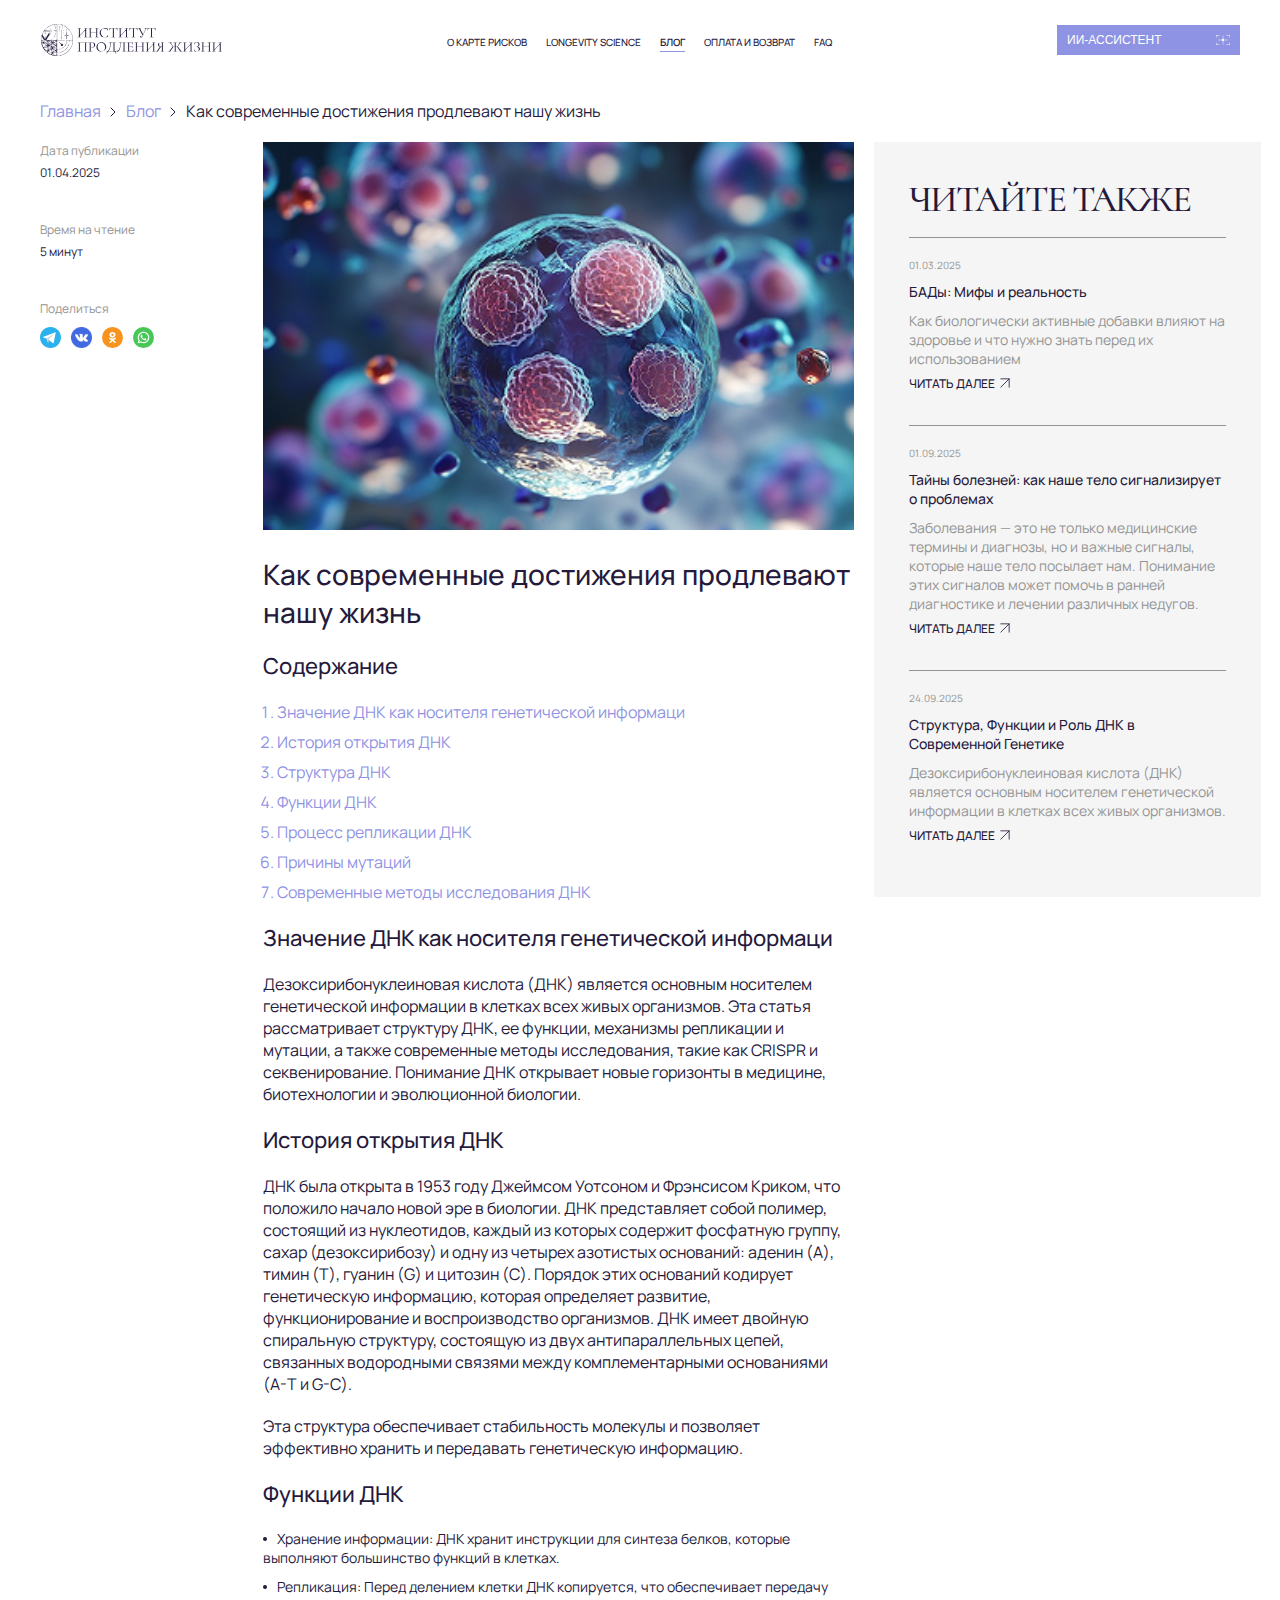
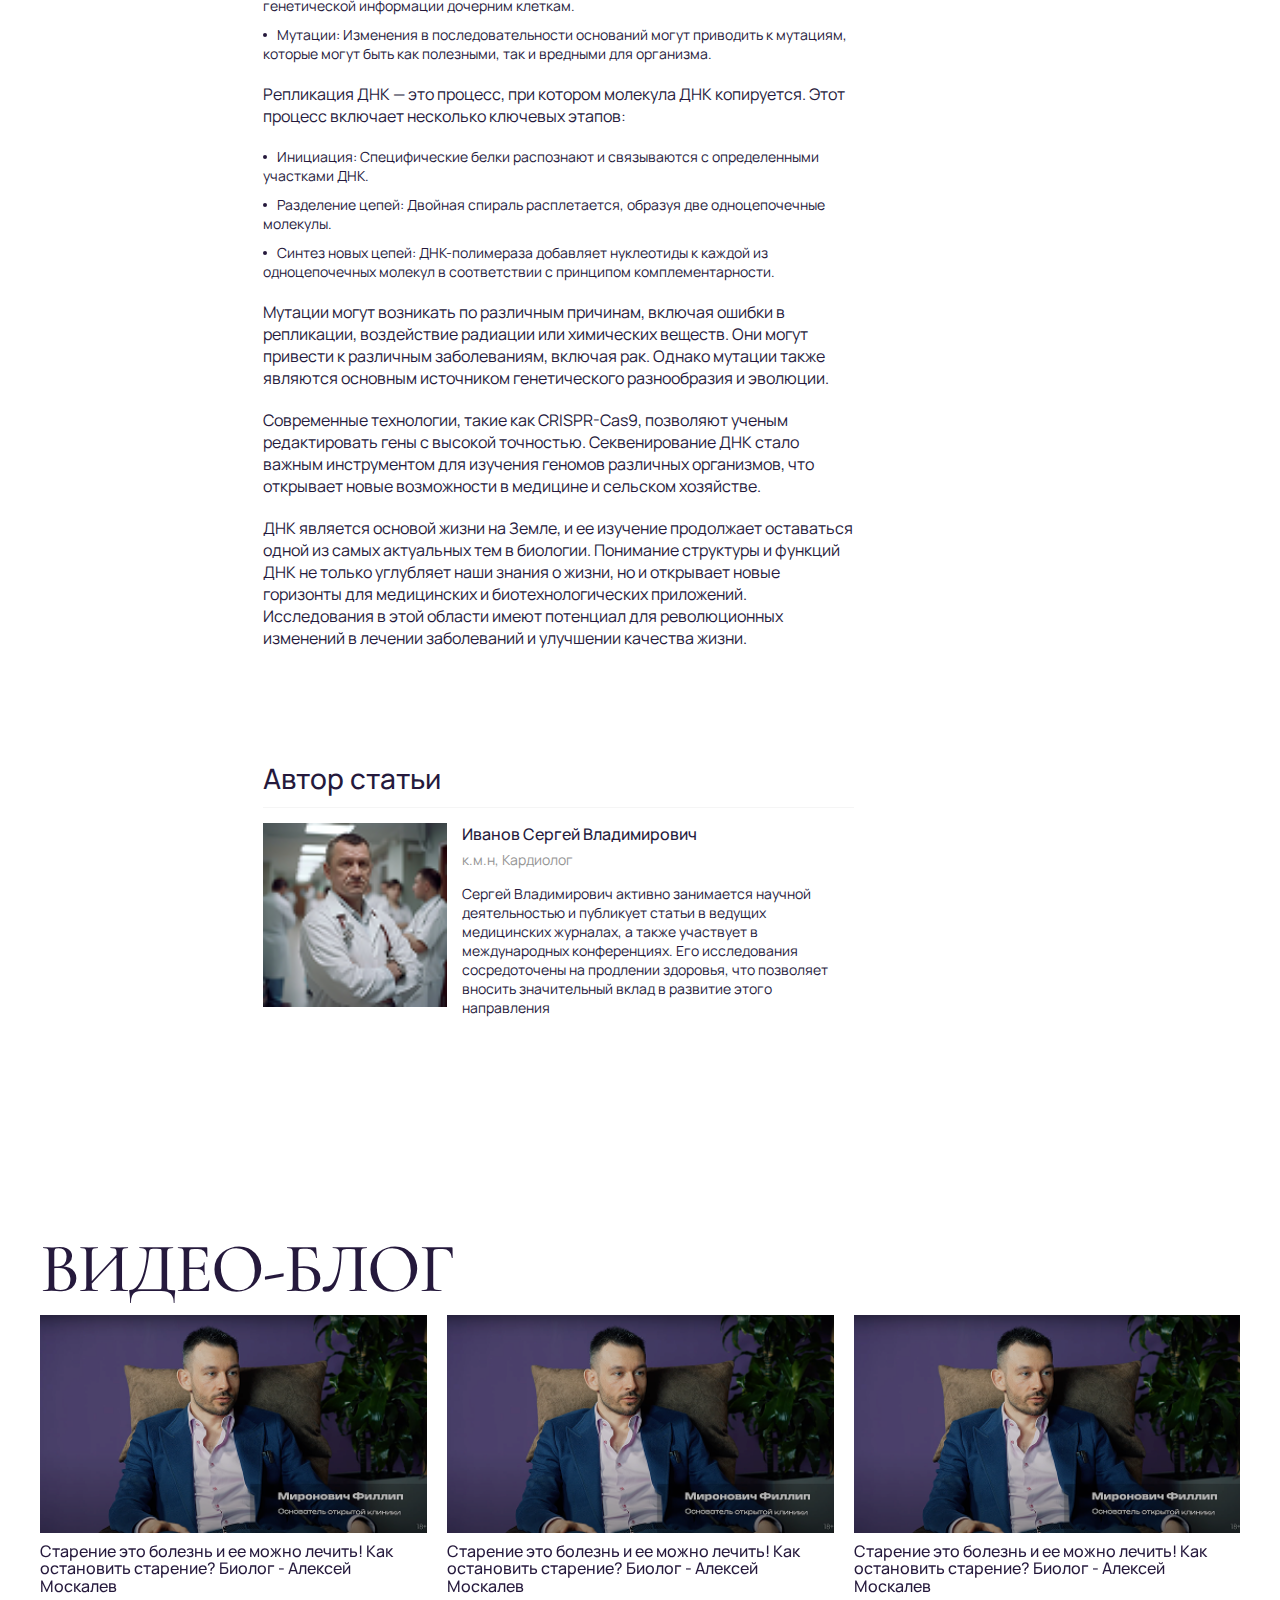
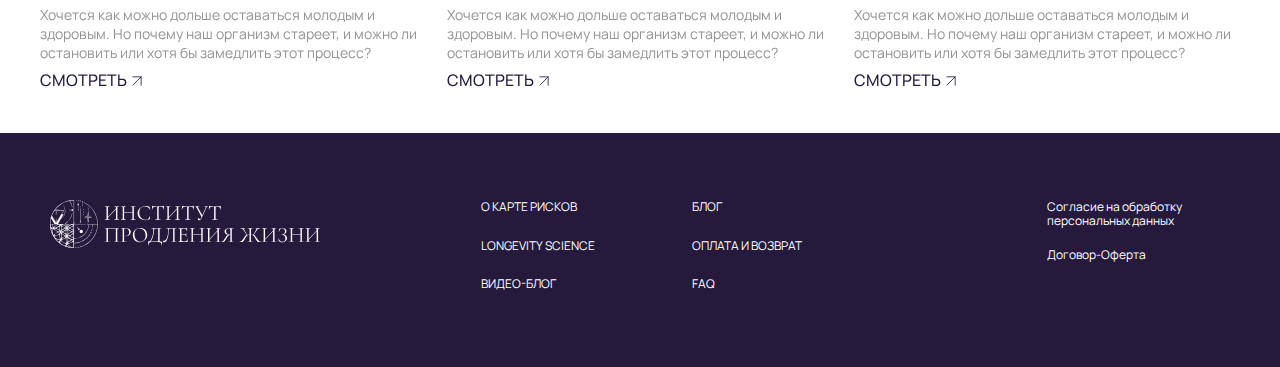
<file: blog-article.html>
<!doctype html><html lang="ru"><head><meta charset="UTF-8"><meta name="viewport" content="width=device-width,initial-scale=1"><title>Блог</title><link rel="stylesheet" href="https://cdn.jsdelivr.net/npm/swiper@11/swiper-bundle.min.css"/><script src="https://cdn.jsdelivr.net/npm/swiper@11/swiper-bundle.min.js"></script><link rel="stylesheet" href="./styles.css"><script defer="defer" src="./bundle.js"></script><link href="./styles.css" rel="stylesheet"></head><body><header class="header"><div class="header__container container"><div class="header__logo"><a href="/"><img src="./images/logo.svg"/></a></div><nav><ul class="header__menu"><li><a class="header__link" href="./health-risk-map.html">О карте рисков</a></li><li><a class="header__link" href="./longevity-science.html">longevity science</a></li><li><a class="header__link active" href="./blog.html">Блог</a></li><li><a class="header__link" href="./payment-and-return.html">оплата и возврат</a></li><li><a class="header__link" href="./faq.html">FAQ</a></li></ul></nav><button class="hide-on-desktop button button--burger"><img class="button__icon" src="./images/burger-icon.svg" width="33px" height="33px"/></button> <button class="hide-on-mobile button button--assistant" data-button="assistanse"><span class="button__title">ИИ-Ассистент</span> <img class="button__icon" src="./images/assistant-icon.svg"/></button></div></header><div class="mobile-menu"><div class="mobile-menu__container"><div class="mobile-menu__header"><button class="hide-on-desktop button button--rounded button--burger"><img class="button__icon" src="./images/close-icon.svg"/></button></div><ul class="mobile-menu__menu"><li><a class="mobile-menu__link" href="./health-risk-map.html"><span class="mobile-menu__link-title">О карте рисков</span><img class="mobile-menu__link-icon" src="./images/arrow-right.svg"/></a></li><li><a class="mobile-menu__link" href="./longevity-science.html'"><span class="mobile-menu__link-title">longevity science</span><img class="mobile-menu__link-icon" src="./images/arrow-right.svg"/></a></li><li><a class="mobile-menu__link" href="./blog.html"><span class="mobile-menu__link-title">Блог</span><img class="mobile-menu__link-icon" src="./images/arrow-right.svg"/></a></li><li><a class="mobile-menu__link" href="./payment-and-return.html"><span class="mobile-menu__link-title">оплата и возврат</span><img class="mobile-menu__link-icon" src="./images/arrow-right.svg"/></a></li><li><a class="mobile-menu__link" href="./faq.html"><span class="mobile-menu__link-title">FAQ</span><img class="mobile-menu__link-icon" src="./images/arrow-right.svg"/></a></li></ul></div></div><main><section class="section"><div class="container breadcrumbs"><a href="./" class="breadcrumbs__item">Главная</a> <a href="./blog.html" class="breadcrumbs__item">Блог</a> <span class="breadcrumbs__item active">Как современные достижения продлевают нашу жизнь</span></div></section><section class="section article"><div class="container article__container"><div class="article__info hide-on-mobile"><div class="article__info-block"><span class="article__info-block-title">Дата публикации</span> <span class="article__info-block-value">01.04.2025</span></div><div class="article__info-block"><span class="article__info-block-title">Время на чтение</span> <span class="article__info-block-value">5 минут</span></div><div class="article__share"><span class="article__share-title">Поделиться</span><div class="article__share-links"><a hraf="javascript:void(0)" class="article__share-link"><img src="./images/tg-icon.svg" alt="" class=""> </a><a hraf="javascript:void(0)" class="article__share-link"><img src="./images/vk-icon.svg" alt="" class=""> </a><a hraf="javascript:void(0)" class="article__share-link"><img src="./images/ok-icon.svg" alt="" class=""> </a><a hraf="javascript:void(0)" class="article__share-link"><img src="./images/wa-icon.svg" alt="" class=""></a></div></div></div><div class="article__poster"><img src="./images/blog-article-poster-1.png" alt=""></div><div class="article__info hide-on-desktop"><div class="article__info-block"><span class="article__info-block-title">Дата публикации</span> <span class="article__info-block-value">01.04.2025</span></div><div class="article__info-block"><span class="article__info-block-title">Время на чтение</span> <span class="article__info-block-value">5 минут</span></div></div><h1 class="article-title">Как современные достижения продлевают нашу жизнь</h1><div class="article__content"><h2>Содержание</h2><ol><li><a href="#chapter-1">Значение ДНК как носителя генетической информаци</a></li><li><a href="#chapter-2">История открытия ДНК</a></li><li><a href="#chapter-3">Структура ДНК</a></li><li><a href="#chapter-4">Функции ДНК</a></li><li><a href="#chapter-5">Процесс репликации ДНК</a></li><li><a href="#chapter-6">Причины мутаций</a></li><li><a href="#chapter-7">Современные методы исследования ДНК</a></li></ol><h2 id="chapter-1">Значение ДНК как носителя генетической информаци</h2><p>Дезоксирибонуклеиновая кислота (ДНК) является основным носителем генетической информации в клетках всех живых организмов. Эта статья рассматривает структуру ДНК, ее функции, механизмы репликации и мутации, а также современные методы исследования, такие как CRISPR и секвенирование. Понимание ДНК открывает новые горизонты в медицине, биотехнологии и эволюционной биологии.</p><h2 id="chapter-2">История открытия ДНК</h2><p>ДНК была открыта в 1953 году Джеймсом Уотсоном и Фрэнсисом Криком, что положило начало новой эре в биологии. ДНК представляет собой полимер, состоящий из нуклеотидов, каждый из которых содержит фосфатную группу, сахар (дезоксирибозу) и одну из четырех азотистых оснований: аденин (A), тимин (T), гуанин (G) и цитозин (C). Порядок этих оснований кодирует генетическую информацию, которая определяет развитие, функционирование и воспроизводство организмов. ДНК имеет двойную спиральную структуру, состоящую из двух антипараллельных цепей, связанных водородными связями между комплементарными основаниями (A-T и G-C).</p><p id="chapter-3">Эта структура обеспечивает стабильность молекулы и позволяет эффективно хранить и передавать генетическую информацию.</p><h2 id="chapter-4">Функции ДНК</h2><ul><li>Хранение информации: ДНК хранит инструкции для синтеза белков, которые выполняют большинство функций в клетках.</li><li>Репликация: Перед делением клетки ДНК копируется, что обеспечивает передачу генетической информации дочерним клеткам.</li><li>Мутации: Изменения в последовательности оснований могут приводить к мутациям, которые могут быть как полезными, так и вредными для организма.</li></ul><p id="chapter-5">Репликация ДНК — это процесс, при котором молекула ДНК копируется. Этот процесс включает несколько ключевых этапов:</p><ul><li>Инициация: Специфические белки распознают и связываются с определенными участками ДНК.</li><li>Разделение цепей: Двойная спираль расплетается, образуя две одноцепочечные молекулы.</li><li>Синтез новых цепей: ДНК-полимераза добавляет нуклеотиды к каждой из одноцепочечных молекул в соответствии с принципом комплементарности.</li></ul><p id="chapter-6">Мутации могут возникать по различным причинам, включая ошибки в репликации, воздействие радиации или химических веществ. Они могут привести к различным заболеваниям, включая рак. Однако мутации также являются основным источником генетического разнообразия и эволюции.</p><p>Современные технологии, такие как CRISPR-Cas9, позволяют ученым редактировать гены с высокой точностью. Секвенирование ДНК стало важным инструментом для изучения геномов различных организмов, что открывает новые возможности в медицине и сельском хозяйстве.</p><p id="chapter-7">ДНК является основой жизни на Земле, и ее изучение продолжает оставаться одной из самых актуальных тем в биологии. Понимание структуры и функций ДНК не только углубляет наши знания о жизни, но и открывает новые горизонты для медицинских и биотехнологических приложений. Исследования в этой области имеют потенциал для революционных изменений в лечении заболеваний и улучшении качества жизни.</p></div><div class="article__author"><span class="article__author-title">Автор статьи</span><div class="article__author-photo"><img src="./images/article-author.png" alt="article author photo"/></div><div class="article__author-info"><span class="article__author-name">Иванов Сергей Владимирович</span> <span class="article__author-job-title">к.м.н, Кардиолог</span></div><p class="article__author-about">Сергей Владимирович активно занимается научной деятельностью и публикует статьи в ведущих медицинских журналах, а также участвует в международных конференциях. Его исследования сосредоточены на продлении здоровья, что позволяет вносить значительный вклад в развитие этого направления</p></div><div class="article__share hide-on-desktop"><span class="article__share-title">Поделиться</span><div class="article__share-links"><a hraf="javascript:void(0)" class="article__share-link"><img src="./images/tg-icon.svg" alt="" class=""> </a><a hraf="javascript:void(0)" class="article__share-link"><img src="./images/vk-icon.svg" alt="" class=""> </a><a hraf="javascript:void(0)" class="article__share-link"><img src="./images/ok-icon.svg" alt="" class=""> </a><a hraf="javascript:void(0)" class="article__share-link"><img src="./images/wa-icon.svg" alt="" class=""></a></div></div><div class="recomended-content"><div class="recomended-content__title">Читайте также</div><div class="recomended-content__item"><div class="recomended-content__item-date">01.03.2025</div><div class="recomended-content__item-title">БАДы: Мифы и реальность</div><div class="recomended-content__item-info">Как биологически активные добавки влияют на здоровье и что нужно знать перед их использованием</div><a href="./blog-article.html" class="button button--inline"><span class="button__title">Читать далее</span><div class="button__icon"></div></a></div><div class="recomended-content__item"><div class="recomended-content__item-date">01.09.2025</div><div class="recomended-content__item-title">Тайны болезней: как наше тело сигнализирует о проблемах</div><div class="recomended-content__item-info">Заболевания — это не только медицинские термины и диагнозы, но и важные сигналы, которые наше тело посылает нам. Понимание этих сигналов может помочь в ранней диагностике и лечении различных недугов.</div><a href="./blog-article.html" class="button button--inline"><span class="button__title">Читать далее</span><div class="button__icon"></div></a></div><div class="recomended-content__item"><div class="recomended-content__item-date">24.09.2025</div><div class="recomended-content__item-title">Структура, Функции и Роль ДНК в Современной Генетике</div><div class="recomended-content__item-info">Дезоксирибонуклеиновая кислота (ДНК) является основным носителем генетической информации в клетках всех живых организмов.</div><a href="./blog-article.html" class="button button--inline"><span class="button__title">Читать далее</span><div class="button__icon"></div></a></div></div></div></section><section class="section blog video-blog"><div class="container blog__container"><h2 class="title-h2-2 blog__title">Видео-блог</h2><div class="blog__slider swiper"><div class="swiper-wrapper"><div class="blog__slide swiper-slide"><img src="./images/poster.png" class="blog__slide-image"/><div class="blog__slide-title">Старение это болезнь и ее можно лечить! Как остановить старение? Биолог - Алексей Москалев</div><div class="blog__slide-description">Хочется как можно дольше оставаться молодым и здоровым. Но почему наш организм стареет, и можно ли остановить или хотя бы замедлить этот процесс?</div><a href="./blog-video.html" class="button button--inline"><span class="button__title">Смотреть</span><div class="button__icon"></div></a></div><div class="blog__slide swiper-slide"><img src="./images/poster.png" class="blog__slide-image"/><div class="blog__slide-title">Старение это болезнь и ее можно лечить! Как остановить старение? Биолог - Алексей Москалев</div><div class="blog__slide-description">Хочется как можно дольше оставаться молодым и здоровым. Но почему наш организм стареет, и можно ли остановить или хотя бы замедлить этот процесс?</div><a href="./blog-video.html" class="button button--inline"><span class="button__title">Смотреть</span><div class="button__icon"></div></a></div><div class="blog__slide swiper-slide"><img src="./images/poster.png" class="blog__slide-image"/><div class="blog__slide-title">Старение это болезнь и ее можно лечить! Как остановить старение? Биолог - Алексей Москалев</div><div class="blog__slide-description">Хочется как можно дольше оставаться молодым и здоровым. Но почему наш организм стареет, и можно ли остановить или хотя бы замедлить этот процесс?</div><a href="./blog-video.html" class="button button--inline"><span class="button__title">Смотреть</span><div class="button__icon"></div></a></div><div class="blog__slide swiper-slide"><img src="./images/poster.png" class="blog__slide-image"/><div class="blog__slide-title">Старение это болезнь и ее можно лечить! Как остановить старение? Биолог - Алексей Москалев</div><div class="blog__slide-description">Хочется как можно дольше оставаться молодым и здоровым. Но почему наш организм стареет, и можно ли остановить или хотя бы замедлить этот процесс?</div><a href="./blog-video.html" class="button button--inline"><span class="button__title">Смотреть</span><div class="button__icon"></div></a></div></div><div class="swiper-pagination"></div></div></div></section><section class="section hide-on-desktop"><div class="container container--flex container-ai-assistant-fixed"><button class="hide-on-desktop button--assistant button--fixed button--primary" data-button="assistanse" id="fixed"><img class="button__icon" src="./images/assistant-icon.svg"/></button></div></section></main><footer class="footer"><div class="container footer__container"><div class="footer__logo"><a href="./"><img src="./images/logo-inverted.svg"/></a></div><nav class="footer__navigation"><div class="footer__navigation-links"><a href="./health-risk-map.html" class="footer__navigation-link">О карте рисков</a> <a href="./longevity-science.html'" class="footer__navigation-link">LONGEVITY SCIENCE</a> <a href="./blog.html" class="footer__navigation-link">ВИДЕО-БЛОГ</a></div><div class="footer__navigation-links"><a href="./blog.html" class="footer__navigation-link">БЛОГ</a> <a href="./payment-and-return.html" class="footer__navigation-link">ОПЛАТА и возврат</a> <a href="./faq.html" class="footer__navigation-link">FAQ</a></div></nav><div class="footer__navigation-docs"><a href="./" class="footer__navigation-doc">Согласие на обработку персональных данных</a> <a href="./" class="footer__navigation-doc">Договор-Оферта</a></div></div></footer><script src="bundle.js"></script></body></html>
</file>
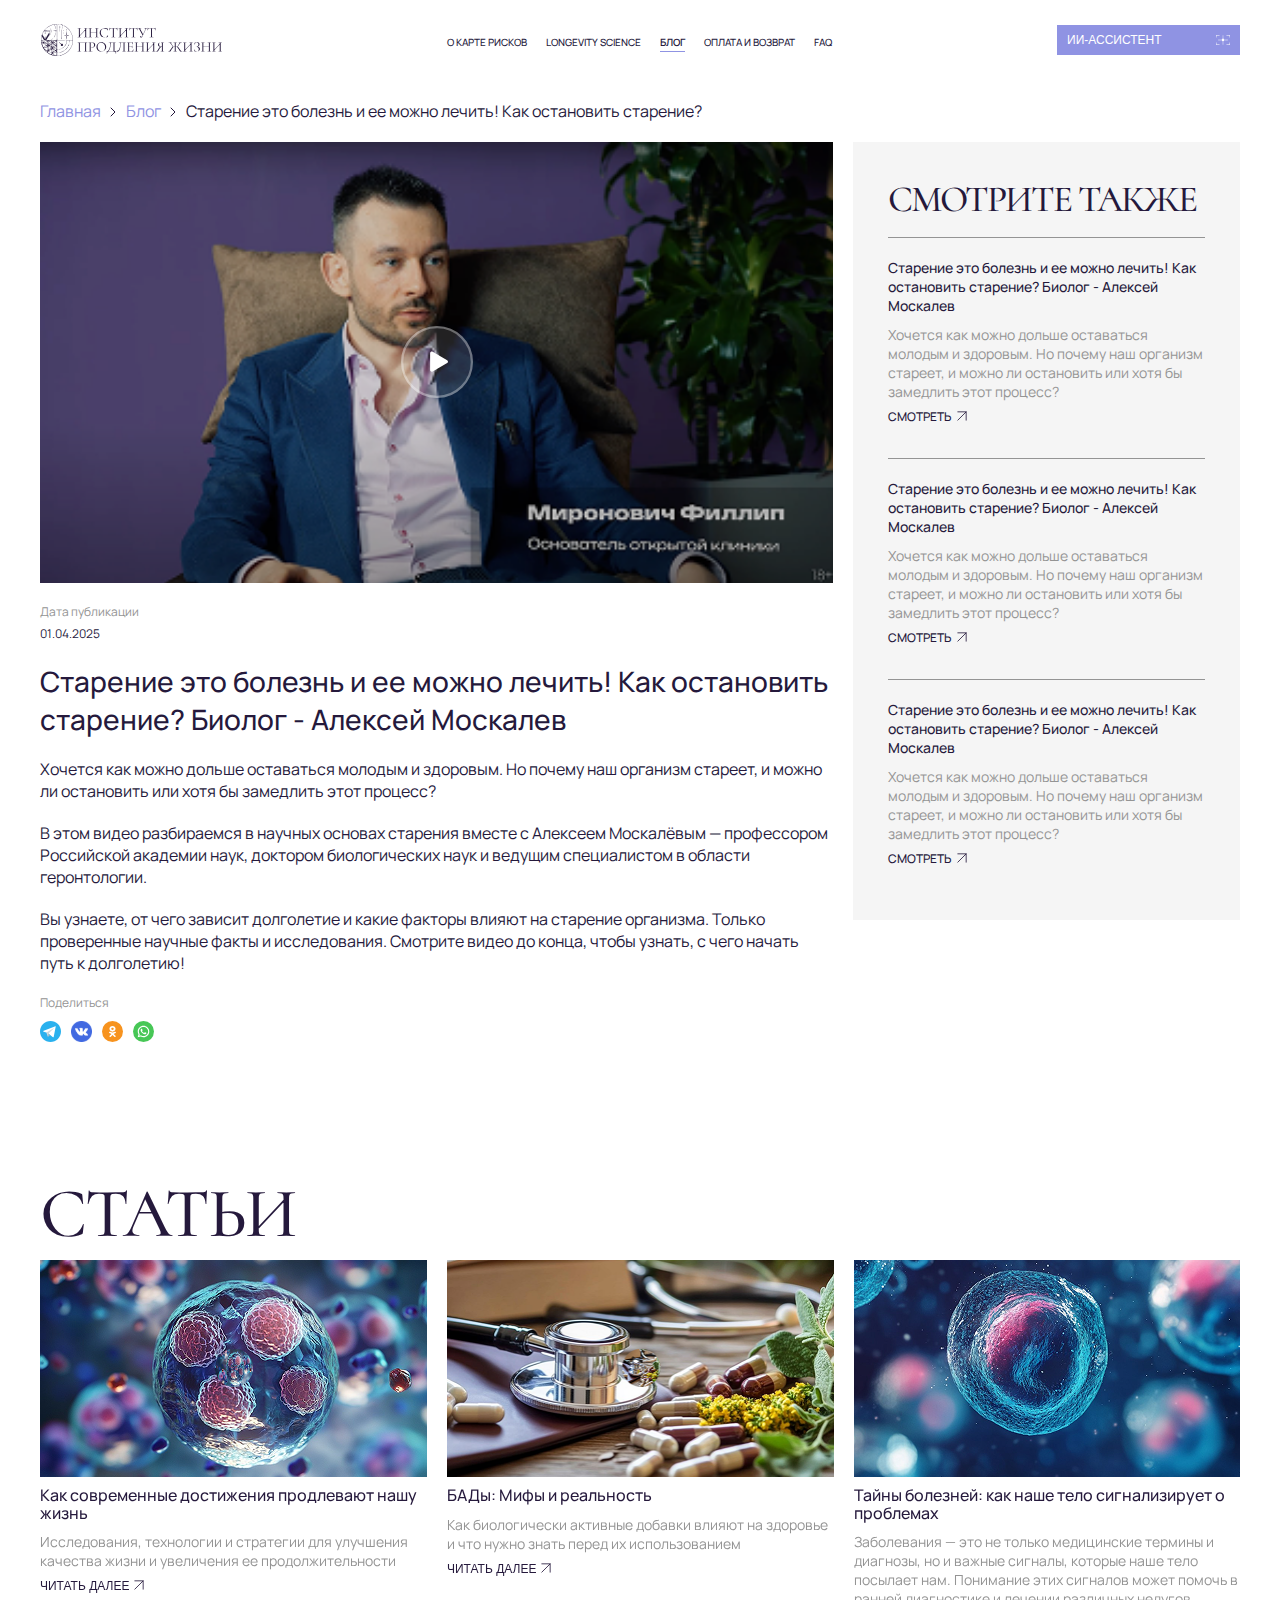
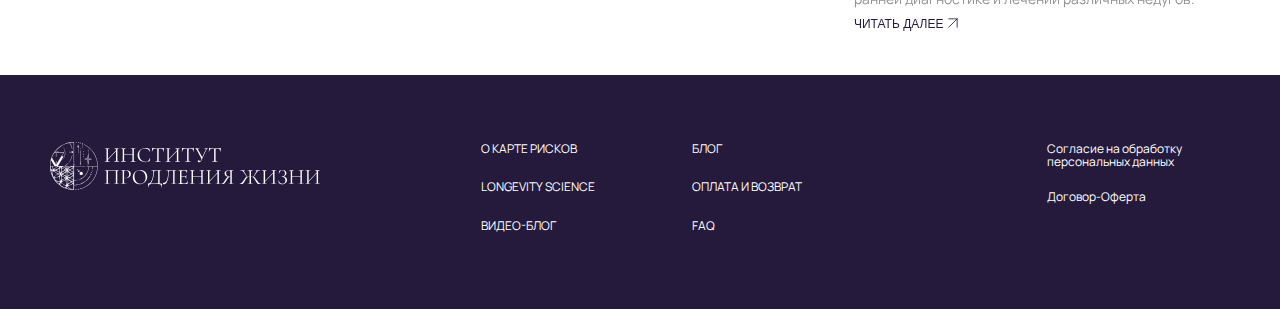
<file: blog-video.html>
<!DOCTYPE html>
<html lang="ru">
  <head>
    <meta charset="UTF-8" />
    <meta name="viewport" content="width=device-width,initial-scale=1" />
    <title>Блог</title>
    <link
      rel="stylesheet"
      href="https://cdn.jsdelivr.net/npm/swiper@11/swiper-bundle.min.css"
    />
    <script src="https://cdn.jsdelivr.net/npm/swiper@11/swiper-bundle.min.js"></script>
    <link rel="stylesheet" href="styles.css" />
    <script defer="defer" src="./bundle.js"></script>
    <link href="./styles.css" rel="stylesheet" />
  </head>
  <body>
    <header class="header">
      <div class="header__container container">
        <div class="header__logo">
          <a href="/"><img src="./images/logo.svg" /></a>
        </div>
        <nav>
          <ul class="header__menu">
            <li>
              <a class="header__link" href="./health-risk-map.html"
                >О карте рисков</a
              >
            </li>
            <li>
              <a class="header__link" href="./longevity-science.html"
                >longevity science</a
              >
            </li>
            <li><a class="header__link active" href="./blog.html">Блог</a></li>
            <li>
              <a class="header__link" href="./payment-and-return.html"
                >оплата и возврат</a
              >
            </li>
            <li><a class="header__link" href="./faq.html">FAQ</a></li>
          </ul>
        </nav>
        <button class="hide-on-desktop button button--burger">
          <img
            class="button__icon"
            src="./images/burger-icon.svg"
            width="33px"
            height="33px"
          />
        </button>
        <button
          class="hide-on-mobile button button--assistant"
          data-button="assistanse"
        >
          <span class="button__title">ИИ-Ассистент</span>
          <img class="button__icon" src="./images/assistant-icon.svg" />
        </button>
      </div>
    </header>
    <div class="mobile-menu">
      <div class="mobile-menu__container">
        <div class="mobile-menu__header">
          <button class="hide-on-desktop button button--rounded button--burger">
            <img class="button__icon" src="./images/close-icon.svg" />
          </button>
        </div>
        <ul class="mobile-menu__menu">
          <li>
            <a class="mobile-menu__link" href="./health-risk-map.html"
              ><span class="mobile-menu__link-title">О карте рисков</span
              ><img
                class="mobile-menu__link-icon"
                src="./images/arrow-right.svg"
            /></a>
          </li>
          <li>
            <a class="mobile-menu__link" href="./longevity-science.html'"
              ><span class="mobile-menu__link-title">longevity science</span
              ><img
                class="mobile-menu__link-icon"
                src="./images/arrow-right.svg"
            /></a>
          </li>
          <li>
            <a class="mobile-menu__link" href="./blog.html"
              ><span class="mobile-menu__link-title">Блог</span
              ><img
                class="mobile-menu__link-icon"
                src="./images/arrow-right.svg"
            /></a>
          </li>
          <li>
            <a class="mobile-menu__link" href="./payment-and-return.html"
              ><span class="mobile-menu__link-title">оплата и возврат</span
              ><img
                class="mobile-menu__link-icon"
                src="./images/arrow-right.svg"
            /></a>
          </li>
          <li>
            <a class="mobile-menu__link" href="./faq.html"
              ><span class="mobile-menu__link-title">FAQ</span
              ><img
                class="mobile-menu__link-icon"
                src="./images/arrow-right.svg"
            /></a>
          </li>
        </ul>
      </div>
    </div>
    <main>
      <section class="section">
        <div class="container breadcrumbs">
          <a href="./" class="breadcrumbs__item">Главная</a>
          <a href="./blog.html" class="breadcrumbs__item">Блог</a>
          <span class="breadcrumbs__item active"
            >Старение это болезнь и ее можно лечить! Как остановить
            старение?</span
          >
        </div>
      </section>
      <section class="section video-article article">
        <div class="container video-article__container">
          <div class="video-article__content">
            <div class="video">
              <iframe
                src=""
                width="100%"
                height="100%"
                allow="autoplay; encrypted-media; fullscreen; picture-in-picture;"
                frameborder="0"
                allowfullscreen
              ></iframe>
              <div
                class="video__overlay video__overlay--poster"
                style="background-image: url('./images/poster.png')"
              ></div>
              <div class="video__overlay video__overlay--source">
                <div class="video__source-container">
                  <p class="video__source-title">
                    Выберите источник для воспроизведения видео:
                  </p>
                  <div class="video__source-items">
                    <div
                      class="video__source-item"
                      data-url="https://rutube.ru/play/embed/2991aeff6a4fd9d51c044476a6422840"
                    >
                      <img
                        src="./images/rutube-icon.svg"
                        class="video__source-item-icon"
                      /><span class="video__source-item-title">RuTube</span>
                    </div>
                    <div
                      class="video__source-item"
                      data-url="https://vk.com/video_ext.php?oid=-22822305&id=456241864&hd=2"
                    >
                      <img
                        src="./images/vkvideo-icon.svg"
                        class="video__source-item-icon"
                      /><span class="video__source-item-title">VkВидео</span>
                    </div>
                    <div
                      class="video__source-item"
                      data-url="https://www.youtube.com/embed/uqF1rCJJ7c0?si=BBVxhYjrDUsvIWU6"
                    >
                      <img
                        src="./images/youtube-icon.svg"
                        class="video__source-item-icon"
                      /><span class="video__source-item-title">YouTube</span>
                    </div>
                  </div>
                </div>
              </div>
              <div class="video__overlay video__overlay--play">
                <div class="video__play-btn"></div>
              </div>
            </div>
            <div class="article__info-block">
              <span class="article__info-block-title">Дата публикации</span>
              <span class="article__info-block-value">01.04.2025</span>
            </div>
            <div class="article__content">
              <h1>
                Старение это болезнь и ее можно лечить! Как остановить старение?
                Биолог - Алексей Москалев
              </h1>
              <p>
                Хочется как можно дольше оставаться молодым и здоровым. Но
                почему наш организм стареет, и можно ли остановить или хотя бы
                замедлить этот процесс?
              </p>
              <p>
                В этом видео разбираемся в научных основах старения вместе с
                Алексеем Москалёвым — профессором Российской академии наук,
                доктором биологических наук и ведущим специалистом в области
                геронтологии.
              </p>
              <p>
                Вы узнаете, от чего зависит долголетие и какие факторы влияют на
                старение организма. Только проверенные научные факты и
                исследования. Смотрите видео до конца, чтобы узнать, с чего
                начать путь к долголетию!
              </p>
            </div>
            <div class="article__share">
              <span class="article__share-title">Поделиться</span>
              <div class="article__share-links">
                <a hraf="javascript:void(0)" class="article__share-link"
                  ><img src="./images/tg-icon.svg" alt="" class="" /> </a
                ><a hraf="javascript:void(0)" class="article__share-link"
                  ><img src="./images/vk-icon.svg" alt="" class="" /> </a
                ><a hraf="javascript:void(0)" class="article__share-link"
                  ><img src="./images/ok-icon.svg" alt="" class="" /> </a
                ><a hraf="javascript:void(0)" class="article__share-link"
                  ><img src="./images/wa-icon.svg" alt="" class=""
                /></a>
              </div>
            </div>
          </div>
          <div class="recomended-content">
            <div class="recomended-content__title">Смотрите также</div>
            <div class="recomended-content__item">
              <div class="recomended-content__item-title">
                Старение это болезнь и ее можно лечить! Как остановить старение?
                Биолог - Алексей Москалев
              </div>
              <div class="recomended-content__item-info">
                Хочется как можно дольше оставаться молодым и здоровым. Но
                почему наш организм стареет, и можно ли остановить или хотя бы
                замедлить этот процесс?
              </div>
              <a href="./blog-video.html" class="button button--inline"
                ><span class="button__title">смотреть</span>
                <div class="button__icon"></div
              ></a>
            </div>
            <div class="recomended-content__item">
              <div class="recomended-content__item-title">
                Старение это болезнь и ее можно лечить! Как остановить старение?
                Биолог - Алексей Москалев
              </div>
              <div class="recomended-content__item-info">
                Хочется как можно дольше оставаться молодым и здоровым. Но
                почему наш организм стареет, и можно ли остановить или хотя бы
                замедлить этот процесс?
              </div>
              <a href="./blog-video.html" class="button button--inline"
                ><span class="button__title">смотреть</span>
                <div class="button__icon"></div
              ></a>
            </div>
            <div class="recomended-content__item">
              <div class="recomended-content__item-title">
                Старение это болезнь и ее можно лечить! Как остановить старение?
                Биолог - Алексей Москалев
              </div>
              <div class="recomended-content__item-info">
                Хочется как можно дольше оставаться молодым и здоровым. Но
                почему наш организм стареет, и можно ли остановить или хотя бы
                замедлить этот процесс?
              </div>
              <a href="./blog-video.html" class="button button--inline"
                ><span class="button__title">смотреть</span>
                <div class="button__icon"></div
              ></a>
            </div>
          </div>
        </div>
      </section>
      <section class="section blog">
        <div class="container blog__container">
          <h2 class="title-h2-2 blog__title">статьи</h2>
          <div class="blog__slider swiper">
            <div class="swiper-wrapper">
              <a href="./" class="blog__slide swiper-slide"
                ><img
                  src="./images/blog-slide-1.png"
                  class="blog__slide-image"
                />
                <div class="blog__slide-title">
                  Как современные достижения продлевают нашу жизнь
                </div>
                <div class="blog__slide-description">
                  Исследования, технологии и стратегии для улучшения качества
                  жизни и увеличения ее продолжительности
                </div>
                <button class="button button--inline">
                  <span class="button__title">Читать далее</span>
                  <div class="button__icon"></div>
                </button> </a
              ><a href="./" class="blog__slide swiper-slide"
                ><img
                  src="./images/blog-slide-2.png"
                  class="blog__slide-image"
                />
                <div class="blog__slide-title">БАДы: Мифы и реальность</div>
                <div class="blog__slide-description">
                  Как биологически активные добавки влияют на здоровье и что
                  нужно знать перед их использованием
                </div>
                <button class="button button--inline">
                  <span class="button__title">Читать далее</span>
                  <div class="button__icon"></div>
                </button> </a
              ><a href="./" class="blog__slide swiper-slide"
                ><img
                  src="./images/blog-slide-3.png"
                  class="blog__slide-image" />
                <div class="blog__slide-title">
                  Тайны болезней: как наше тело сигнализирует о проблемах
                </div>
                <div class="blog__slide-description">
                  Заболевания — это не только медицинские термины и диагнозы, но
                  и важные сигналы, которые наше тело посылает нам. Понимание
                  этих сигналов может помочь в ранней диагностике и лечении
                  различных недугов.
                </div>
                <button class="button button--inline">
                  <span class="button__title">Читать далее</span>
                  <div class="button__icon"></div></button
              ></a>
            </div>
            <div class="swiper-pagination"></div>
          </div>
        </div>
      </section>
      <section class="section hide-on-desktop">
        <div class="container container--flex container-ai-assistant-fixed">
          <button
            class="hide-on-desktop button--assistant button--fixed button--primary"
            data-button="assistanse"
            id="fixed"
          >
            <img class="button__icon" src="./images/assistant-icon.svg" />
          </button>
        </div>
      </section>
    </main>
    <footer class="footer">
      <div class="container footer__container">
        <div class="footer__logo">
          <a href="./"><img src="./images/logo-inverted.svg" /></a>
        </div>
        <nav class="footer__navigation">
          <div class="footer__navigation-links">
            <a href="./health-risk-map.html" class="footer__navigation-link"
              >О карте рисков</a
            >
            <a href="./longevity-science.html'" class="footer__navigation-link"
              >LONGEVITY SCIENCE</a
            >
            <a href="./blog.html" class="footer__navigation-link">ВИДЕО-БЛОГ</a>
          </div>
          <div class="footer__navigation-links">
            <a href="./blog.html" class="footer__navigation-link">БЛОГ</a>
            <a href="./payment-and-return.html" class="footer__navigation-link"
              >ОПЛАТА и возврат</a
            >
            <a href="./faq.html" class="footer__navigation-link">FAQ</a>
          </div>
        </nav>
        <div class="footer__navigation-docs">
          <a href="./" class="footer__navigation-doc"
            >Согласие на обработку персональных данных</a
          >
          <a href="./" class="footer__navigation-doc">Договор-Оферта</a>
        </div>
      </div>
    </footer>
    <script src="bundle.js"></script>
  </body>
</html>
</file>
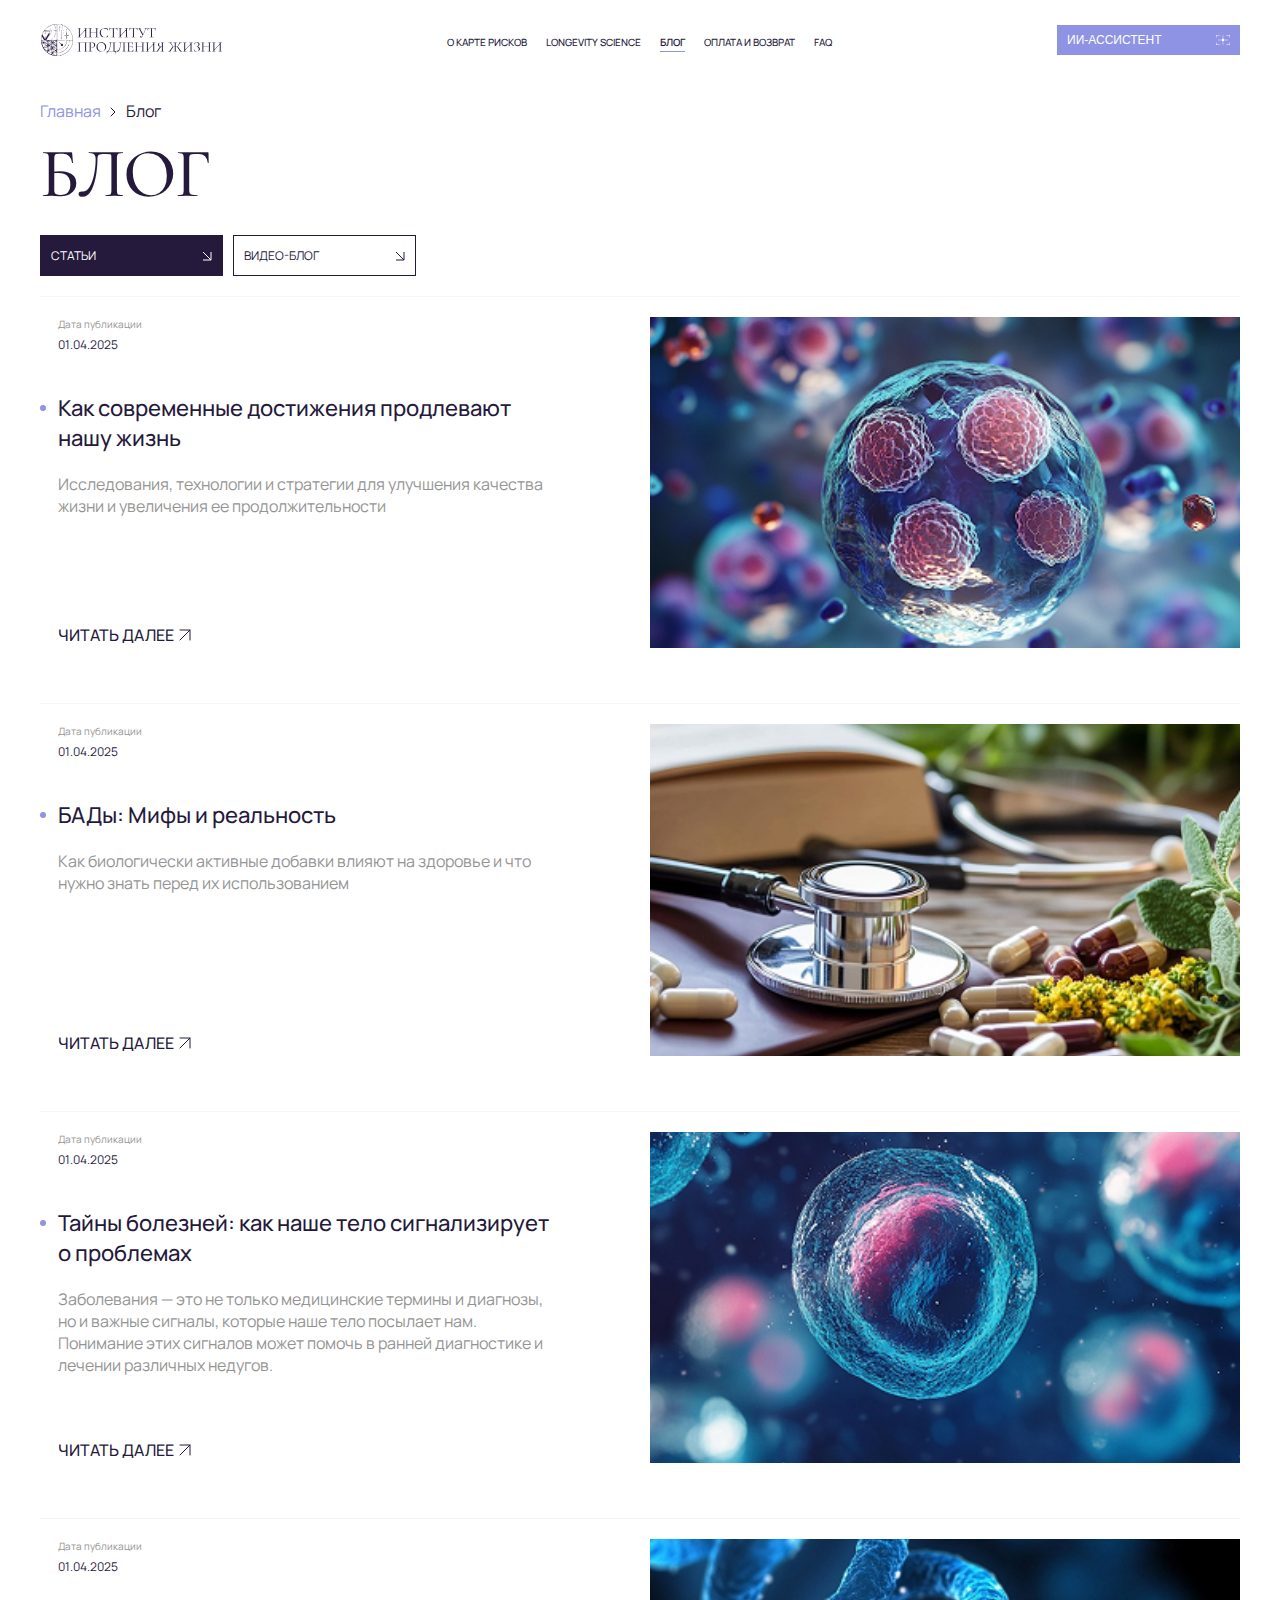
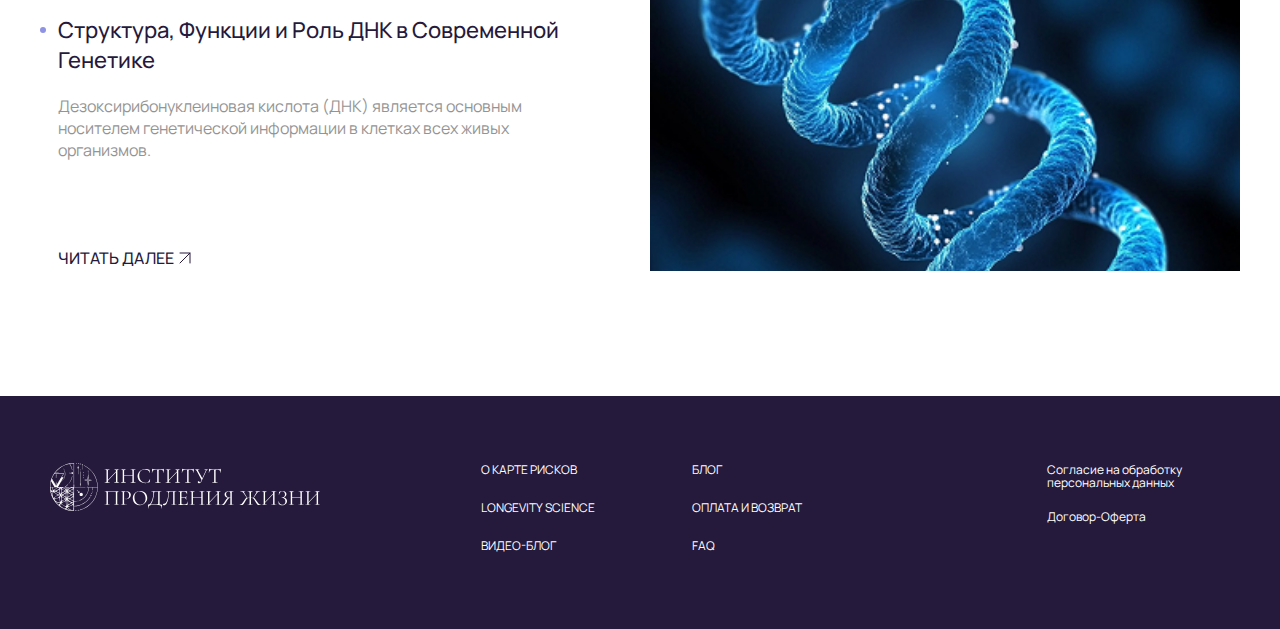
<file: blog.html>
<!DOCTYPE html>
<html lang="ru">
  <head>
    <meta charset="UTF-8" />
    <meta name="viewport" content="width=device-width,initial-scale=1" />
    <title>Блог</title>
    <link
      rel="stylesheet"
      href="https://cdn.jsdelivr.net/npm/swiper@11/swiper-bundle.min.css"
    />
    <script src="https://cdn.jsdelivr.net/npm/swiper@11/swiper-bundle.min.js"></script>
    <script defer="defer" src="./bundle.js"></script>
    <link href="./styles.css" rel="stylesheet" />
  </head>
  <body>
    <header class="header">
      <div class="header__container container">
        <div class="header__logo">
          <a href="./"><img src="./images/logo.svg" /></a>
        </div>
        <nav>
          <ul class="header__menu">
            <li>
              <a class="header__link" href="./health-risk-map.html"
                >О карте рисков</a
              >
            </li>
            <li>
              <a class="header__link" href="./longevity-science.html"
                >longevity science</a
              >
            </li>
            <li><a class="header__link active" href="./blog.html">Блог</a></li>
            <li>
              <a class="header__link" href="./payment-and-return.html"
                >оплата и возврат</a
              >
            </li>
            <li><a class="header__link" href="./faq.html">FAQ</a></li>
          </ul>
        </nav>
        <button class="hide-on-desktop button button--burger">
          <img
            class="button__icon"
            src="./images/burger-icon.svg"
            width="33px"
            height="33px"
          />
        </button>
        <button
          class="hide-on-mobile button button--assistant"
          data-button="assistanse"
        >
          <span class="button__title">ИИ-Ассистент</span>
          <img class="button__icon" src="./images/assistant-icon.svg" />
        </button>
      </div>
    </header>
    <div class="mobile-menu">
      <div class="mobile-menu__container">
        <div class="mobile-menu__header">
          <button class="hide-on-desktop button button--rounded button--burger">
            <img class="button__icon" src="./images/close-icon.svg" />
          </button>
        </div>
        <ul class="mobile-menu__menu">
          <li>
            <a class="mobile-menu__link" href="./health-risk-map.html"
              ><span class="mobile-menu__link-title">О карте рисков</span
              ><img
                class="mobile-menu__link-icon"
                src="./images/arrow-right.svg"
            /></a>
          </li>
          <li>
            <a class="mobile-menu__link" href="./longevity-science.html'"
              ><span class="mobile-menu__link-title">longevity science</span
              ><img
                class="mobile-menu__link-icon"
                src="./images/arrow-right.svg"
            /></a>
          </li>
          <li>
            <a class="mobile-menu__link" href="./blog.html"
              ><span class="mobile-menu__link-title">Блог</span
              ><img
                class="mobile-menu__link-icon"
                src="./images/arrow-right.svg"
            /></a>
          </li>
          <li>
            <a class="mobile-menu__link" href="./payment-and-return.html"
              ><span class="mobile-menu__link-title">оплата и возврат</span
              ><img
                class="mobile-menu__link-icon"
                src="./images/arrow-right.svg"
            /></a>
          </li>
          <li>
            <a class="mobile-menu__link" href="./faq.html"
              ><span class="mobile-menu__link-title">FAQ</span
              ><img
                class="mobile-menu__link-icon"
                src="./images/arrow-right.svg"
            /></a>
          </li>
        </ul>
      </div>
    </div>
    <main>
      <section class="section">
        <div class="container breadcrumbs">
          <a href="./" class="breadcrumbs__item">Главная</a>
          <span class="breadcrumbs__item active">Блог</span>
        </div>
      </section>
      <section class="section blog-main section--padding-bottom-md">
        <div class="container blog-main__container">
          <h2 class="title-h2-2 blog-main__title">БЛОГ</h2>
          <div class="blog-main__tabs-container">
            <div class="blog-main__tabs">
              <div class="blog-main__tab" data-show="article">
                <span class="blog-main__tab-title">статьи</span>
                <span class="blog-main__tab-icon"></span>
              </div>
              <div class="blog-main__tab" data-show="video">
                <span class="blog-main__tab-title">ВИДЕО-БЛОГ</span>
                <span class="blog-main__tab-icon"></span>
              </div>
            </div>
            <div class="blog-main__tab-content" data-content="article">
              <div class="blog-main__article-item">
                <div class="blog-main__article-poster">
                  <img
                    src="./images/blog-article-poster-1.png"
                    alt=""
                    class=""
                  />
                </div>
                <div class="blog-main__article-description">
                  <div class="blog-main__article-date">
                    <span class="blog-main__article-date-title"
                      >Дата публикации</span
                    >
                    <span class="blog-main__article-date-value"
                      >01.04.2025</span
                    >
                  </div>
                  <div class="blog-main__article-title">
                    Как современные достижения продлевают нашу жизнь
                  </div>
                  <div class="blog-main__article-info">
                    Исследования, технологии и стратегии для улучшения качества
                    жизни и увеличения ее продолжительности
                  </div>
                  <div class="blog-main__article-button">
                    <a href="./blog-article.html" class="button button--inline"
                      ><span class="button__title">Читать далее</span>
                      <div class="button__icon"></div
                    ></a>
                  </div>
                </div>
              </div>
              <div class="blog-main__article-item">
                <div class="blog-main__article-poster">
                  <img
                    src="./images/blog-article-poster-2.png"
                    alt=""
                    class=""
                  />
                </div>
                <div class="blog-main__article-description">
                  <div class="blog-main__article-date">
                    <span class="blog-main__article-date-title"
                      >Дата публикации</span
                    >
                    <span class="blog-main__article-date-value"
                      >01.04.2025</span
                    >
                  </div>
                  <div class="blog-main__article-title">
                    БАДы: Мифы и реальность
                  </div>
                  <div class="blog-main__article-info">
                    Как биологически активные добавки влияют на здоровье и что
                    нужно знать перед их использованием
                  </div>
                  <div class="blog-main__article-button">
                    <a href="./blog-article.html" class="button button--inline"
                      ><span class="button__title">Читать далее</span>
                      <div class="button__icon"></div
                    ></a>
                  </div>
                </div>
              </div>
              <div class="blog-main__article-item">
                <div class="blog-main__article-poster">
                  <img
                    src="./images/blog-article-poster-3.png"
                    alt=""
                    class=""
                  />
                </div>
                <div class="blog-main__article-description">
                  <div class="blog-main__article-date">
                    <span class="blog-main__article-date-title"
                      >Дата публикации</span
                    >
                    <span class="blog-main__article-date-value"
                      >01.04.2025</span
                    >
                  </div>
                  <div class="blog-main__article-title">
                    Тайны болезней: как наше тело сигнализирует о проблемах
                  </div>
                  <div class="blog-main__article-info">
                    Заболевания — это не только медицинские термины и диагнозы,
                    но и важные сигналы, которые наше тело посылает нам.
                    Понимание этих сигналов может помочь в ранней диагностике и
                    лечении различных недугов.
                  </div>
                  <div class="blog-main__article-button">
                    <a href="./blog-article.html" class="button button--inline"
                      ><span class="button__title">Читать далее</span>
                      <div class="button__icon"></div
                    ></a>
                  </div>
                </div>
              </div>
              <div class="blog-main__article-item">
                <div class="blog-main__article-poster">
                  <img
                    src="./images/blog-article-poster-4.png"
                    alt=""
                    class=""
                  />
                </div>
                <div class="blog-main__article-description">
                  <div class="blog-main__article-date">
                    <span class="blog-main__article-date-title"
                      >Дата публикации</span
                    >
                    <span class="blog-main__article-date-value"
                      >01.04.2025</span
                    >
                  </div>
                  <div class="blog-main__article-title">
                    Структура, Функции и Роль ДНК в Современной Генетике
                  </div>
                  <div class="blog-main__article-info">
                    Дезоксирибонуклеиновая кислота (ДНК) является основным
                    носителем генетической информации в клетках всех живых
                    организмов.
                  </div>
                  <div class="blog-main__article-button">
                    <a href="./blog-article.html" class="button button--inline"
                      ><span class="button__title">Читать далее</span>
                      <div class="button__icon"></div
                    ></a>
                  </div>
                </div>
              </div>
            </div>
            <div class="blog-main__tab-content" data-content="video">
              <div class="blog-main__video-item">
                <div class="blog-main__video-wrapper video">
                  <iframe
                    src=""
                    width="100%"
                    height="100%"
                    allow="autoplay; encrypted-media; fullscreen; picture-in-picture;"
                    frameborder="0"
                    allowfullscreen
                  ></iframe>
                  <div
                    class="video__overlay video__overlay--poster"
                    style="background-image: url('./images/poster.png')"
                  ></div>
                  <div class="video__overlay video__overlay--source">
                    <div class="video__source-container">
                      <p class="video__source-title">
                        Выберите источник для воспроизведения видео:
                      </p>
                      <div class="video__source-items">
                        <div
                          class="video__source-item"
                          data-url="https://rutube.ru/play/embed/2991aeff6a4fd9d51c044476a6422840"
                        >
                          <img
                            src="./images/rutube-icon.svg"
                            class="video__source-item-icon"
                          /><span class="video__source-item-title">RuTube</span>
                        </div>
                        <div
                          class="video__source-item"
                          data-url="https://vk.com/video_ext.php?oid=-22822305&id=456241864&hd=2"
                        >
                          <img
                            src="./images/vkvideo-icon.svg"
                            class="video__source-item-icon"
                          /><span class="video__source-item-title"
                            >VkВидео</span
                          >
                        </div>
                        <div
                          class="video__source-item"
                          data-url="https://www.youtube.com/embed/uqF1rCJJ7c0?si=BBVxhYjrDUsvIWU6"
                        >
                          <img
                            src="./images/youtube-icon.svg"
                            class="video__source-item-icon"
                          /><span class="video__source-item-title"
                            >YouTube</span
                          >
                        </div>
                      </div>
                    </div>
                  </div>
                  <div class="video__overlay video__overlay--play">
                    <div class="video__play-btn"></div>
                  </div>
                </div>
                <div class="blog-main__video-description">
                  <a href="./blog-video.html" class="blog-main__video-title"
                    >Старение это болезнь и ее можно лечить! Как остановить
                    старение? Биолог - Алексей Москалев</a
                  >
                  <div class="blog-main__video-info">
                    Хочется как можно дольше оставаться молодым и здоровым. Но
                    почему наш организм стареет, и можно ли остановить или хотя
                    бы замедлить этот процесс?
                  </div>
                  <div class="blog-main__video-source">
                    <div
                      class="blog-main__video-source-item"
                      data-url="https://www.youtube.com/embed/uqF1rCJJ7c0?si=BBVxhYjrDUsvIWU6"
                    >
                      <span
                        class="blog-main__video-source-item-title hide-on-mobile"
                        >Смотреть</span
                      >
                      <span class="blog-main__video-source-item-source"
                        >YouTube</span
                      >
                    </div>
                    <div
                      class="blog-main__video-source-item"
                      data-url="https://rutube.ru/play/embed/2991aeff6a4fd9d51c044476a6422840"
                    >
                      <span
                        class="blog-main__video-source-item-title hide-on-mobile"
                        >Смотреть</span
                      >
                      <span class="blog-main__video-source-item-source"
                        >RuTube</span
                      >
                    </div>
                    <div
                      class="blog-main__video-source-item"
                      data-url="https://vk.com/video_ext.php?oid=-22822305&id=456241864&hd=2"
                    >
                      <span
                        class="blog-main__video-source-item-title hide-on-mobile"
                        >Смотреть</span
                      >
                      <span class="blog-main__video-source-item-source"
                        >VK видео</span
                      >
                    </div>
                  </div>
                </div>
              </div>
              <div class="blog-main__video-item">
                <div class="blog-main__video-wrapper video">
                  <iframe
                    src=""
                    width="100%"
                    height="100%"
                    allow="autoplay; encrypted-media; fullscreen; picture-in-picture;"
                    frameborder="0"
                    allowfullscreen
                  ></iframe>
                  <div
                    class="video__overlay video__overlay--poster"
                    style="background-image: url('./images/poster.png')"
                  ></div>
                  <div class="video__overlay video__overlay--source">
                    <div class="video__source-container">
                      <p class="video__source-title">
                        Выберите источник для воспроизведения видео:
                      </p>
                      <div class="video__source-items">
                        <div
                          class="video__source-item"
                          data-url="https://rutube.ru/play/embed/2991aeff6a4fd9d51c044476a6422840"
                        >
                          <img
                            src="./images/rutube-icon.svg"
                            class="video__source-item-icon"
                          /><span class="video__source-item-title">RuTube</span>
                        </div>
                        <div
                          class="video__source-item"
                          data-url="https://vk.com/video_ext.php?oid=-22822305&id=456241864&hd=2"
                        >
                          <img
                            src="./images/vkvideo-icon.svg"
                            class="video__source-item-icon"
                          /><span class="video__source-item-title"
                            >VkВидео</span
                          >
                        </div>
                        <div
                          class="video__source-item"
                          data-url="https://www.youtube.com/embed/uqF1rCJJ7c0?si=BBVxhYjrDUsvIWU6"
                        >
                          <img
                            src="./images/youtube-icon.svg"
                            class="video__source-item-icon"
                          /><span class="video__source-item-title"
                            >YouTube</span
                          >
                        </div>
                      </div>
                    </div>
                  </div>
                  <div class="video__overlay video__overlay--play">
                    <div class="video__play-btn"></div>
                  </div>
                </div>
                <div class="blog-main__video-description">
                  <a href="./blog-video.html" class="blog-main__video-title"
                    >Старение это болезнь и ее можно лечить! Как остановить
                    старение? Биолог - Алексей Москалев</a
                  >
                  <div class="blog-main__video-info">
                    Хочется как можно дольше оставаться молодым и здоровым. Но
                    почему наш организм стареет, и можно ли остановить или хотя
                    бы замедлить этот процесс?
                  </div>
                  <div class="blog-main__video-source">
                    <div
                      class="blog-main__video-source-item"
                      data-url="https://www.youtube.com/embed/uqF1rCJJ7c0?si=BBVxhYjrDUsvIWU6"
                    >
                      <span
                        class="blog-main__video-source-item-title hide-on-mobile"
                        >Смотреть</span
                      >
                      <span class="blog-main__video-source-item-source"
                        >YouTube</span
                      >
                    </div>
                    <div
                      class="blog-main__video-source-item"
                      data-url="https://rutube.ru/play/embed/2991aeff6a4fd9d51c044476a6422840"
                    >
                      <span
                        class="blog-main__video-source-item-title hide-on-mobile"
                        >Смотреть</span
                      >
                      <span class="blog-main__video-source-item-source"
                        >RuTube</span
                      >
                    </div>
                    <div
                      class="blog-main__video-source-item"
                      data-url="https://vk.com/video_ext.php?oid=-22822305&id=456241864&hd=2"
                    >
                      <span
                        class="blog-main__video-source-item-title hide-on-mobile"
                        >Смотреть</span
                      >
                      <span class="blog-main__video-source-item-source"
                        >VK видео</span
                      >
                    </div>
                  </div>
                </div>
              </div>
              <div class="blog-main__video-item">
                <div class="blog-main__video-wrapper video">
                  <iframe
                    src=""
                    width="100%"
                    height="100%"
                    allow="autoplay; encrypted-media; fullscreen; picture-in-picture;"
                    frameborder="0"
                    allowfullscreen
                  ></iframe>
                  <div
                    class="video__overlay video__overlay--poster"
                    style="background-image: url('./images/poster.png')"
                  ></div>
                  <div class="video__overlay video__overlay--source">
                    <div class="video__source-container">
                      <p class="video__source-title">
                        Выберите источник для воспроизведения видео:
                      </p>
                      <div class="video__source-items">
                        <div
                          class="video__source-item"
                          data-url="https://rutube.ru/play/embed/2991aeff6a4fd9d51c044476a6422840"
                        >
                          <img
                            src="./images/rutube-icon.svg"
                            class="video__source-item-icon"
                          /><span class="video__source-item-title">RuTube</span>
                        </div>
                        <div
                          class="video__source-item"
                          data-url="https://vk.com/video_ext.php?oid=-22822305&id=456241864&hd=2"
                        >
                          <img
                            src="./images/vkvideo-icon.svg"
                            class="video__source-item-icon"
                          /><span class="video__source-item-title"
                            >VkВидео</span
                          >
                        </div>
                        <div
                          class="video__source-item"
                          data-url="https://www.youtube.com/embed/uqF1rCJJ7c0?si=BBVxhYjrDUsvIWU6"
                        >
                          <img
                            src="./images/youtube-icon.svg"
                            class="video__source-item-icon"
                          /><span class="video__source-item-title"
                            >YouTube</span
                          >
                        </div>
                      </div>
                    </div>
                  </div>
                  <div class="video__overlay video__overlay--play">
                    <div class="video__play-btn"></div>
                  </div>
                </div>
                <div class="blog-main__video-description">
                  <a href="./blog-video.html" class="blog-main__video-title"
                    >Старение это болезнь и ее можно лечить! Как остановить
                    старение? Биолог - Алексей Москалев</a
                  >
                  <div class="blog-main__video-info">
                    Хочется как можно дольше оставаться молодым и здоровым. Но
                    почему наш организм стареет, и можно ли остановить или хотя
                    бы замедлить этот процесс?
                  </div>
                  <div class="blog-main__video-source">
                    <div
                      class="blog-main__video-source-item"
                      data-url="https://www.youtube.com/embed/uqF1rCJJ7c0?si=BBVxhYjrDUsvIWU6"
                    >
                      <span
                        class="blog-main__video-source-item-title hide-on-mobile"
                        >Смотреть</span
                      >
                      <span class="blog-main__video-source-item-source"
                        >YouTube</span
                      >
                    </div>
                    <div
                      class="blog-main__video-source-item"
                      data-url="https://rutube.ru/play/embed/2991aeff6a4fd9d51c044476a6422840"
                    >
                      <span
                        class="blog-main__video-source-item-title hide-on-mobile"
                        >Смотреть</span
                      >
                      <span class="blog-main__video-source-item-source"
                        >RuTube</span
                      >
                    </div>
                    <div
                      class="blog-main__video-source-item"
                      data-url="https://vk.com/video_ext.php?oid=-22822305&id=456241864&hd=2"
                    >
                      <span
                        class="blog-main__video-source-item-title hide-on-mobile"
                        >Смотреть</span
                      >
                      <span class="blog-main__video-source-item-source"
                        >VK видео</span
                      >
                    </div>
                  </div>
                </div>
              </div>
            </div>
          </div>
        </div>
      </section>
      <section class="section hide-on-desktop">
        <div class="container container--flex container-ai-assistant-fixed">
          <button
            class="hide-on-desktop button--assistant button--fixed button--primary"
            data-button="assistanse"
            id="fixed"
          >
            <img class="button__icon" src="./images/assistant-icon.svg" />
          </button>
        </div>
      </section>
    </main>
    <footer class="footer">
      <div class="container footer__container">
        <div class="footer__logo">
          <a href="./"><img src="./images/logo-inverted.svg" /></a>
        </div>
        <nav class="footer__navigation">
          <div class="footer__navigation-links">
            <a href="./health-risk-map.html" class="footer__navigation-link"
              >О карте рисков</a
            >
            <a href="./longevity-science.html'" class="footer__navigation-link"
              >LONGEVITY SCIENCE</a
            >
            <a href="./blog.html" class="footer__navigation-link">ВИДЕО-БЛОГ</a>
          </div>
          <div class="footer__navigation-links">
            <a href="./blog.html" class="footer__navigation-link">БЛОГ</a>
            <a href="./payment-and-return.html" class="footer__navigation-link"
              >ОПЛАТА и возврат</a
            >
            <a href="./faq.html" class="footer__navigation-link">FAQ</a>
          </div>
        </nav>
        <div class="footer__navigation-docs">
          <a href="./" class="footer__navigation-doc"
            >Согласие на обработку персональных данных</a
          >
          <a href="./" class="footer__navigation-doc">Договор-Оферта</a>
        </div>
      </div>
    </footer>
  </body>
</html>
</file>
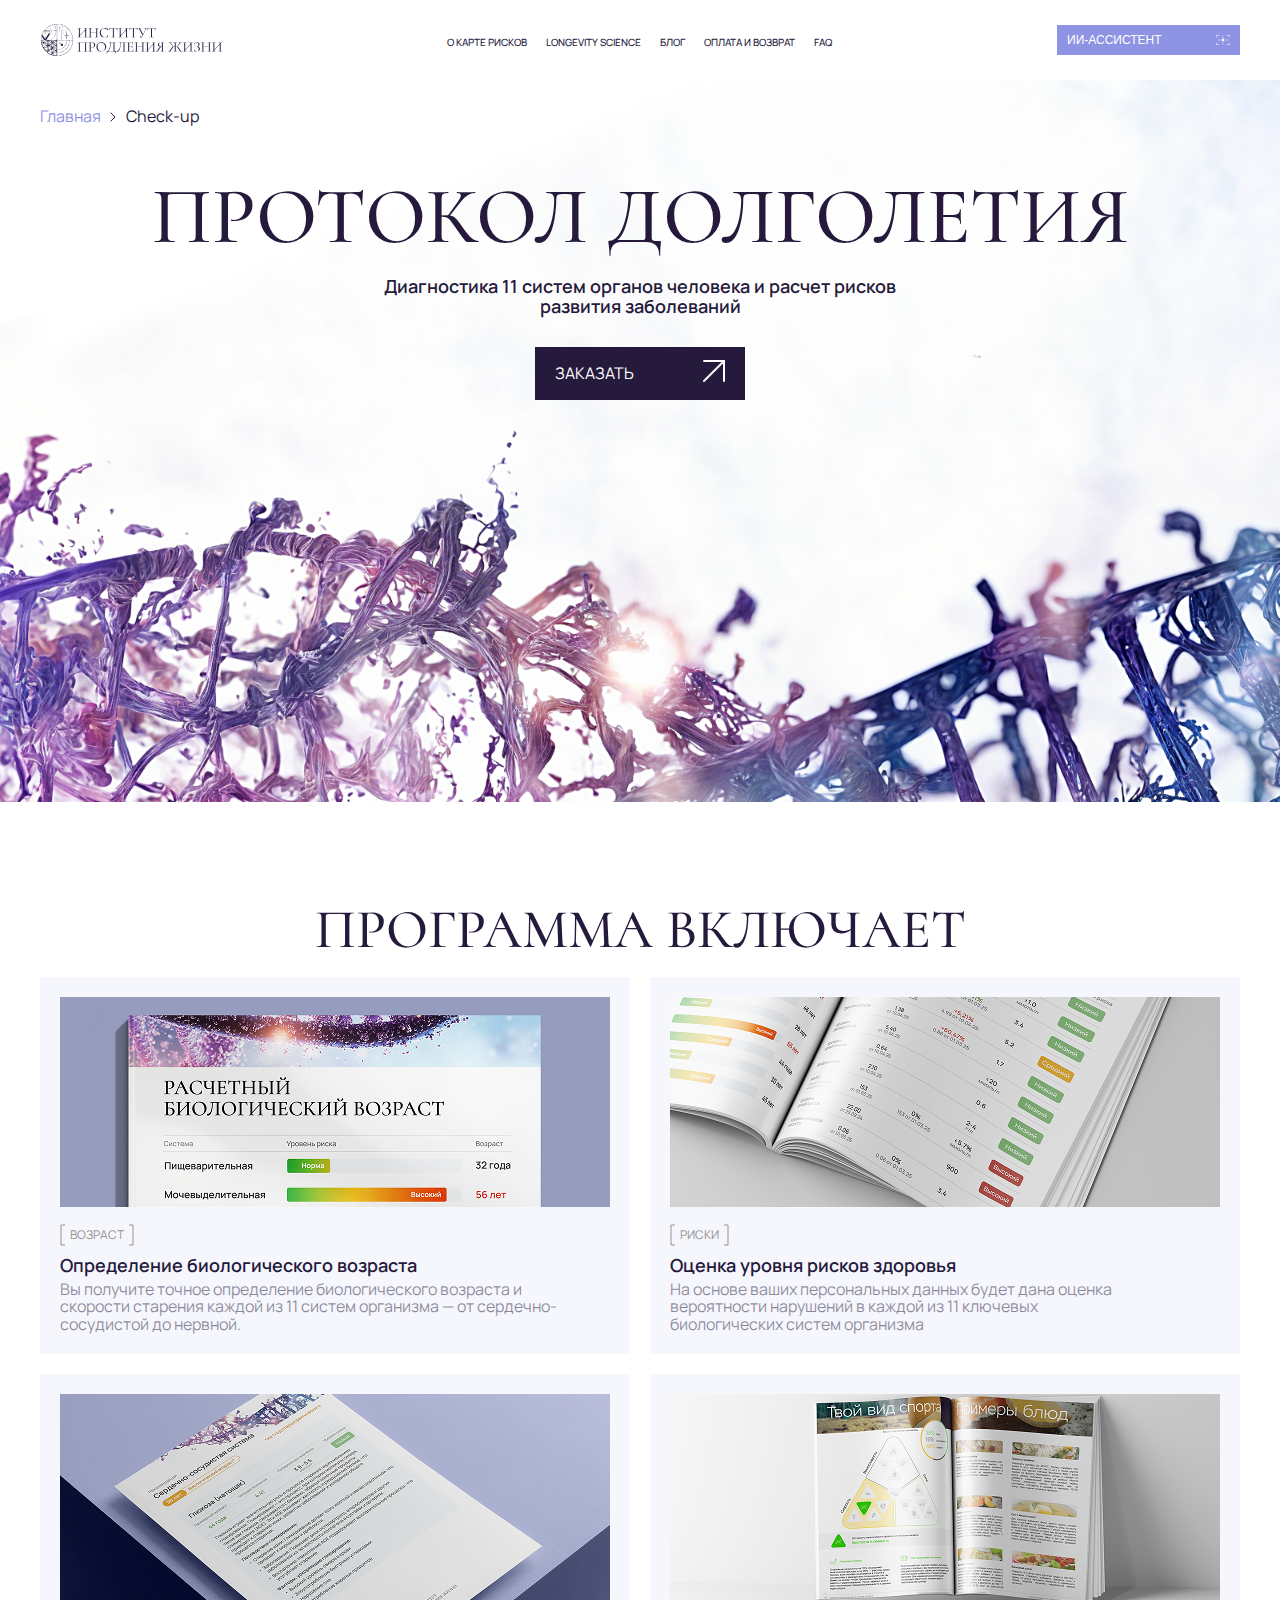
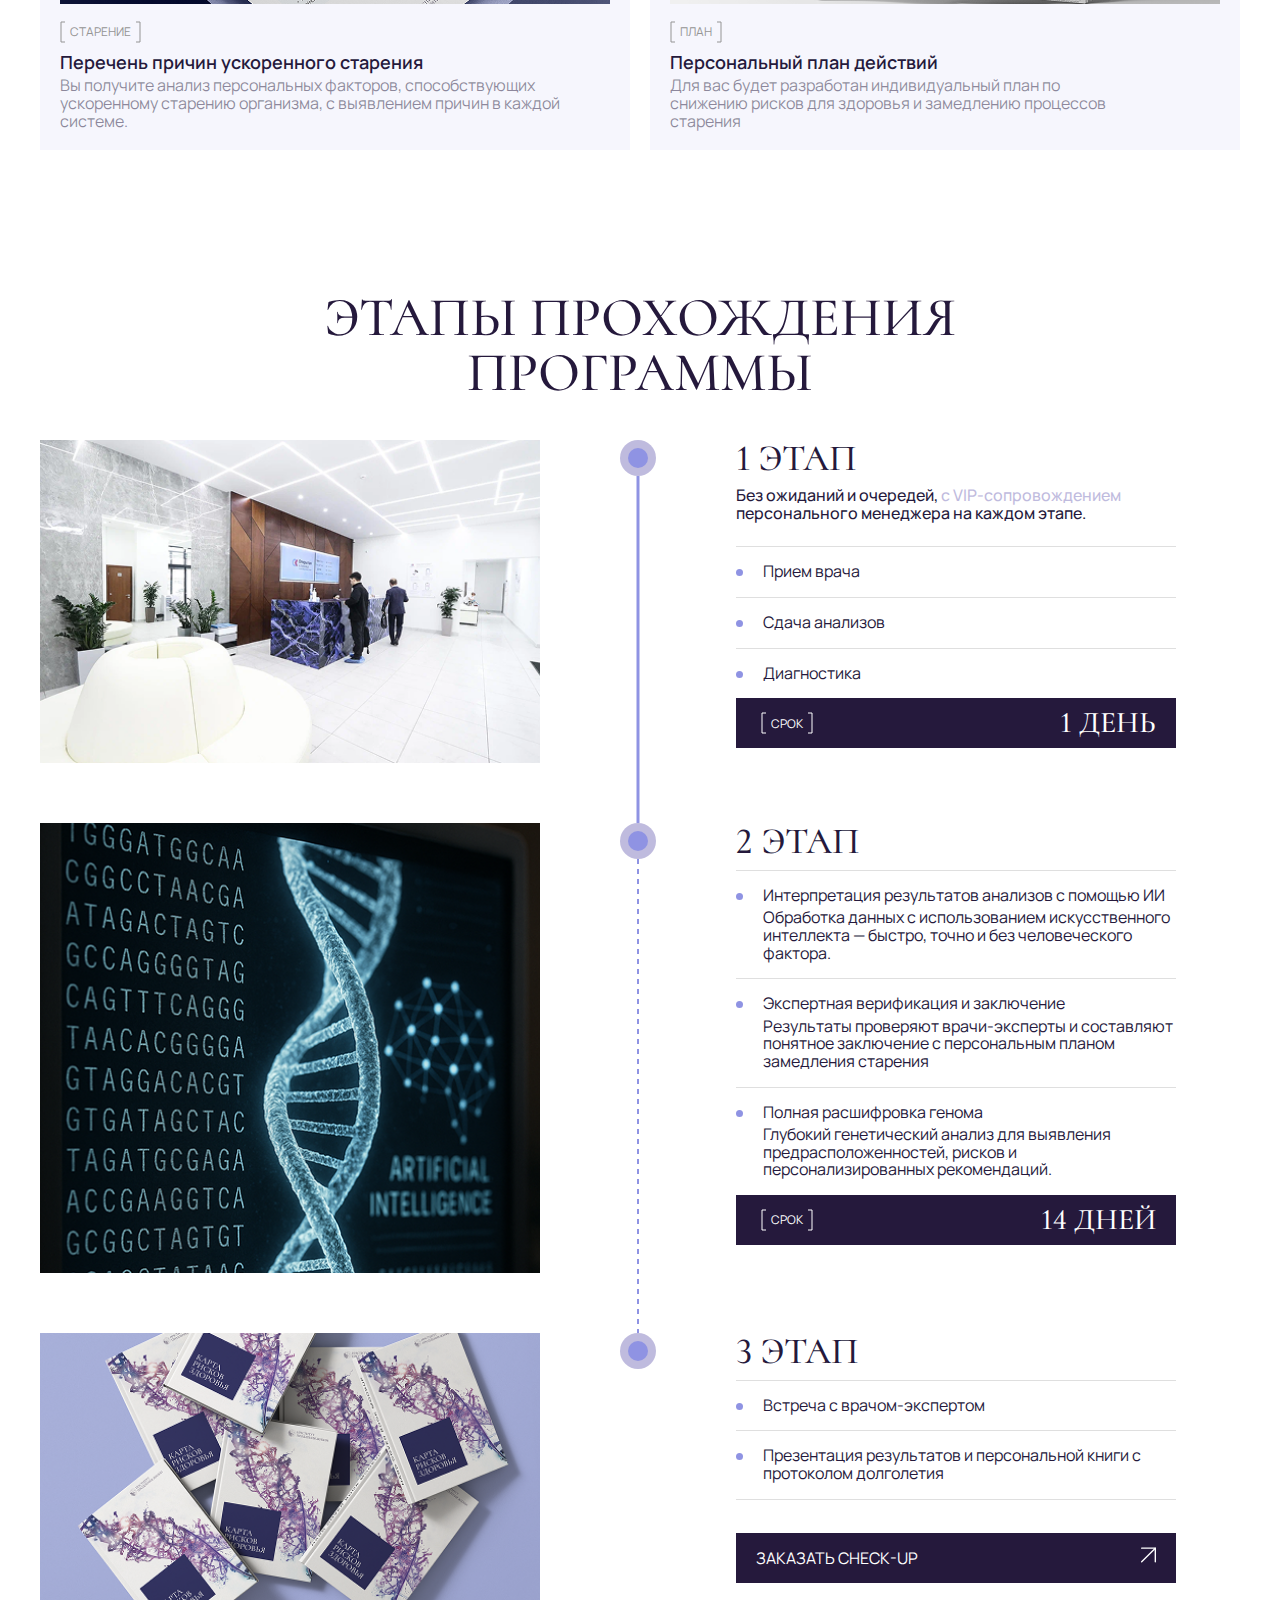
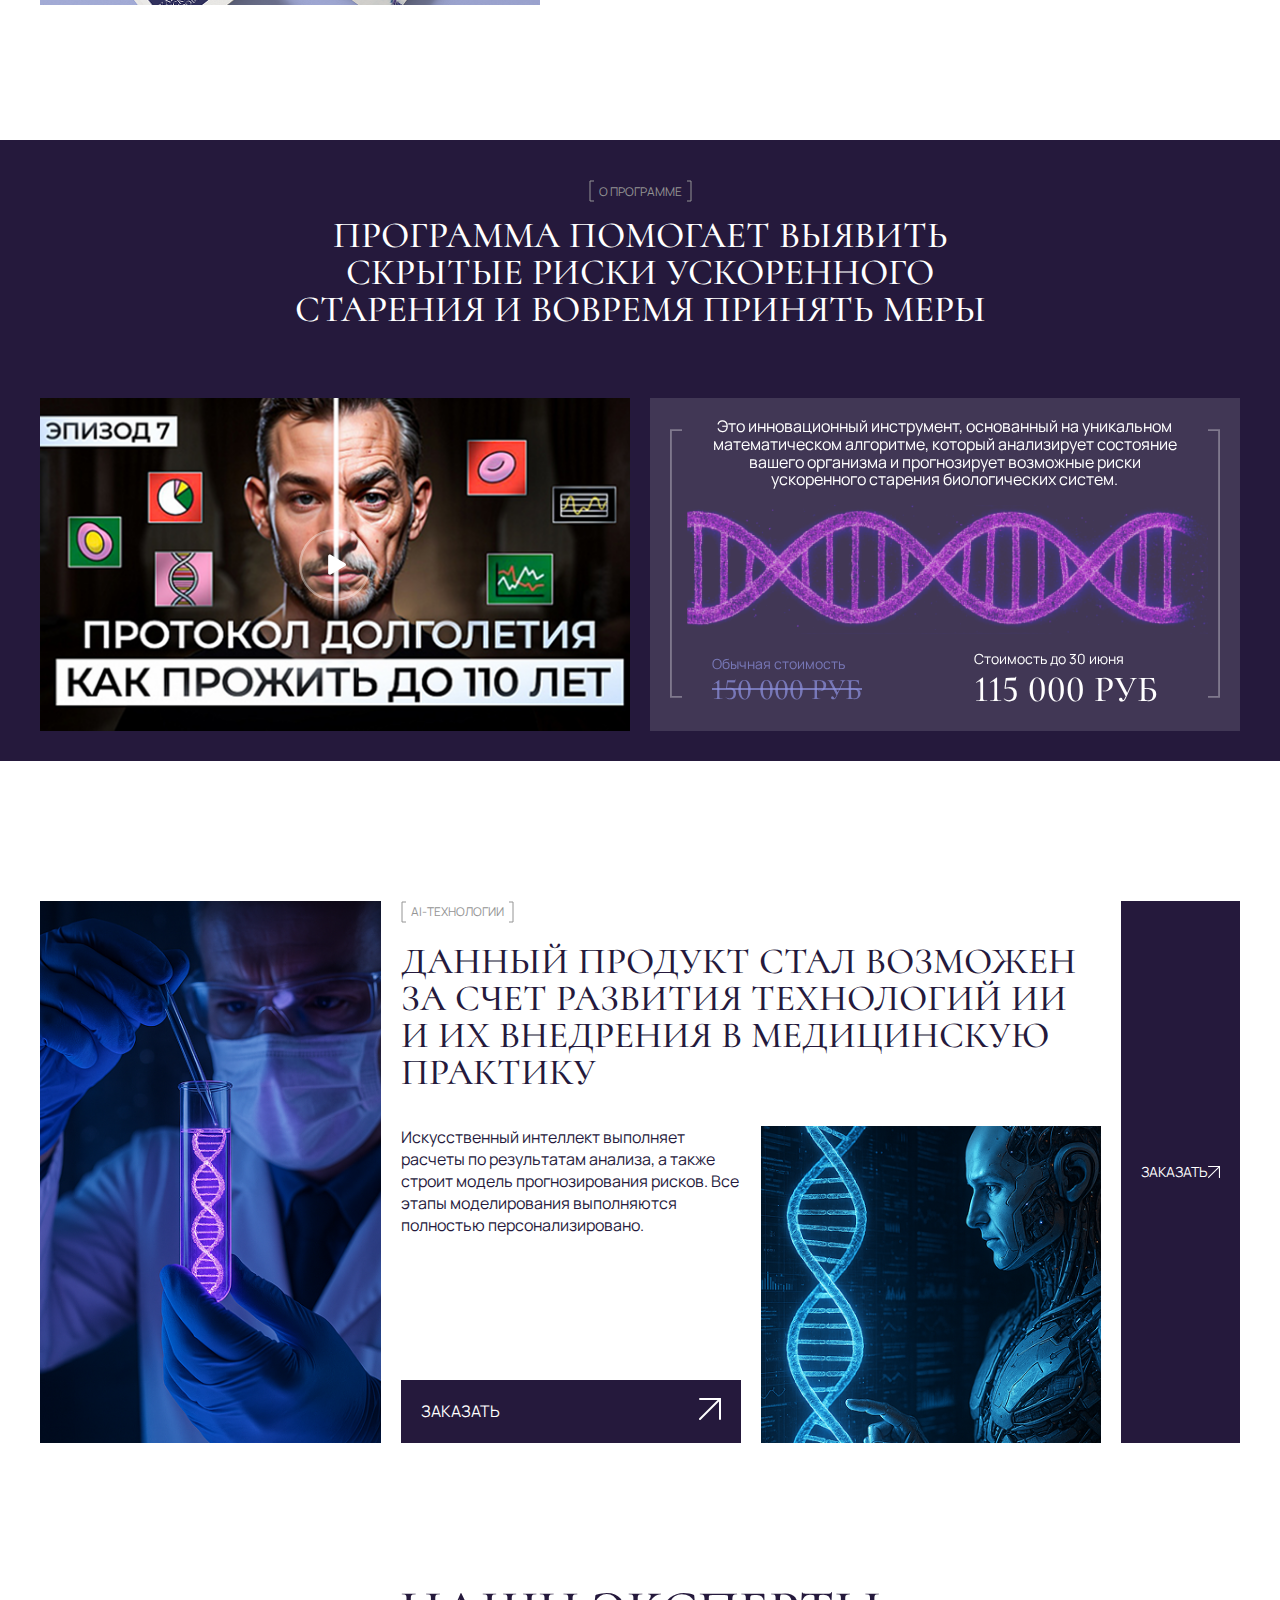
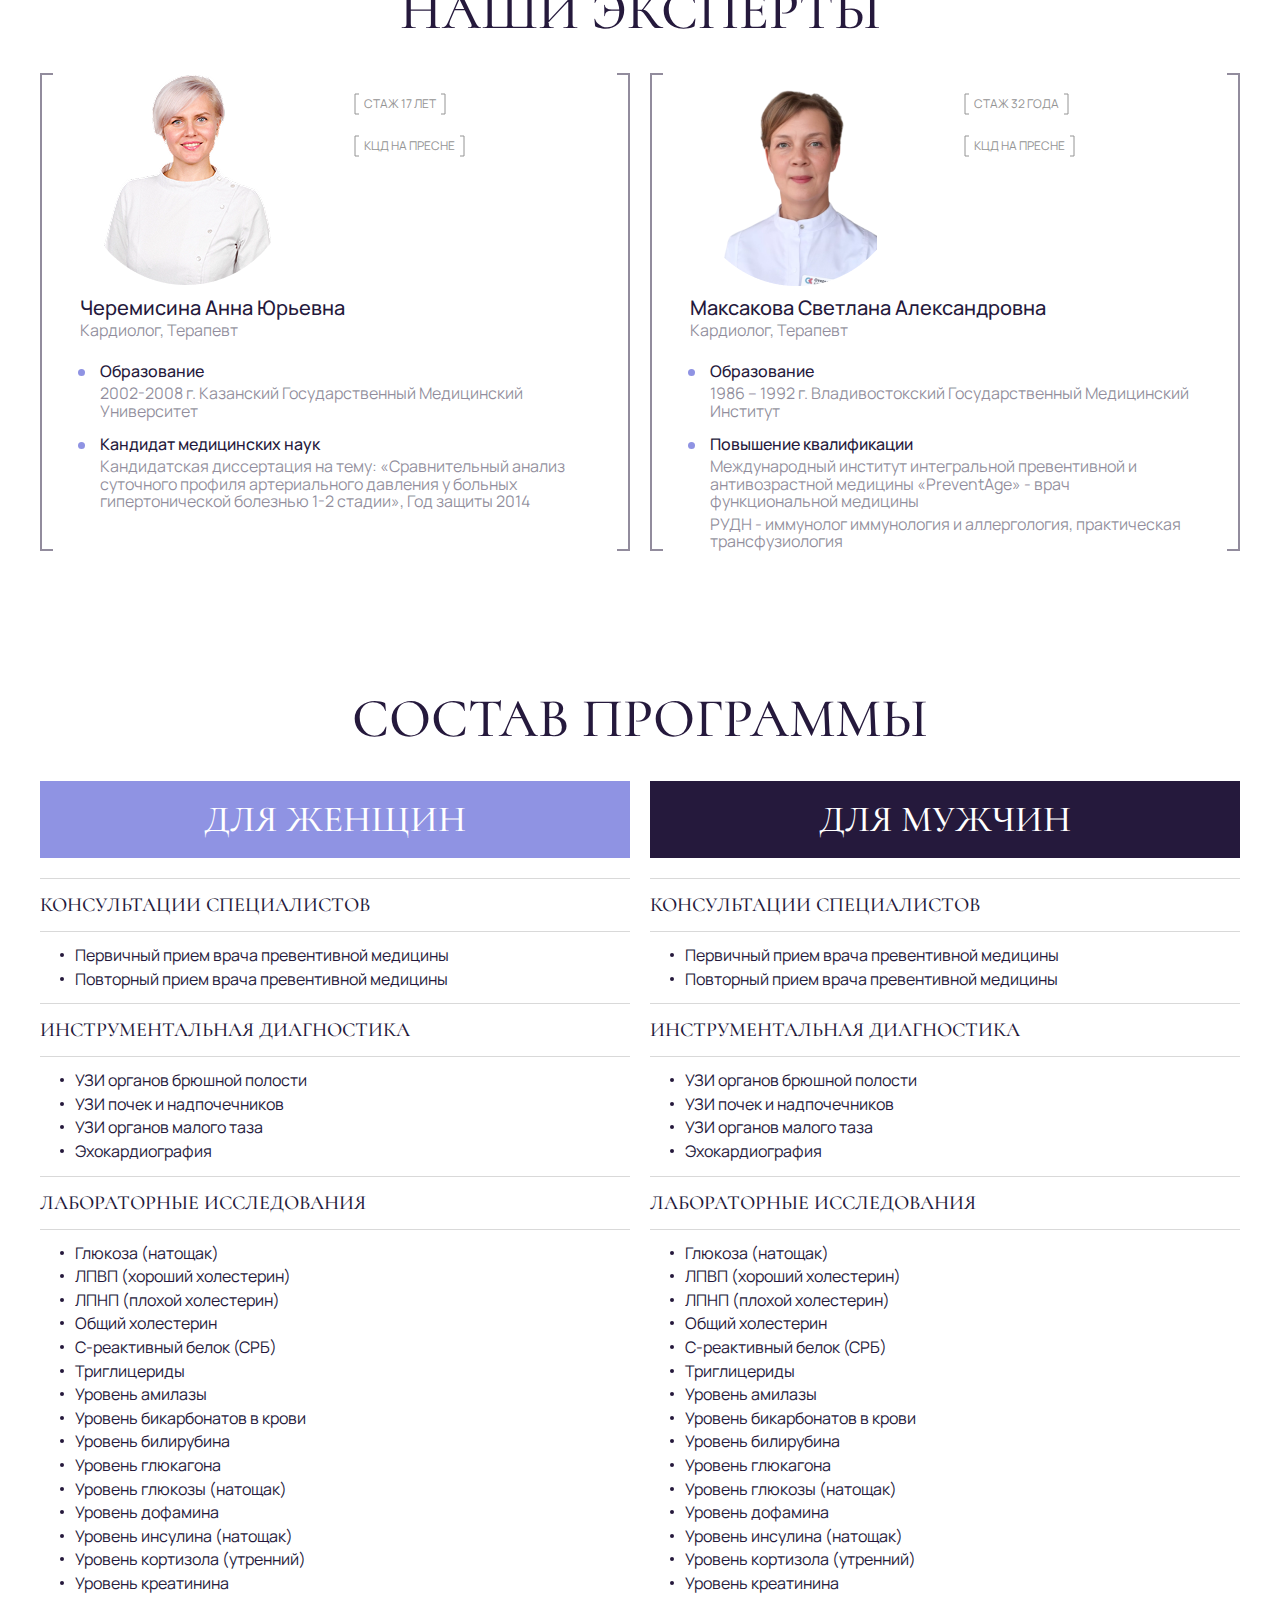
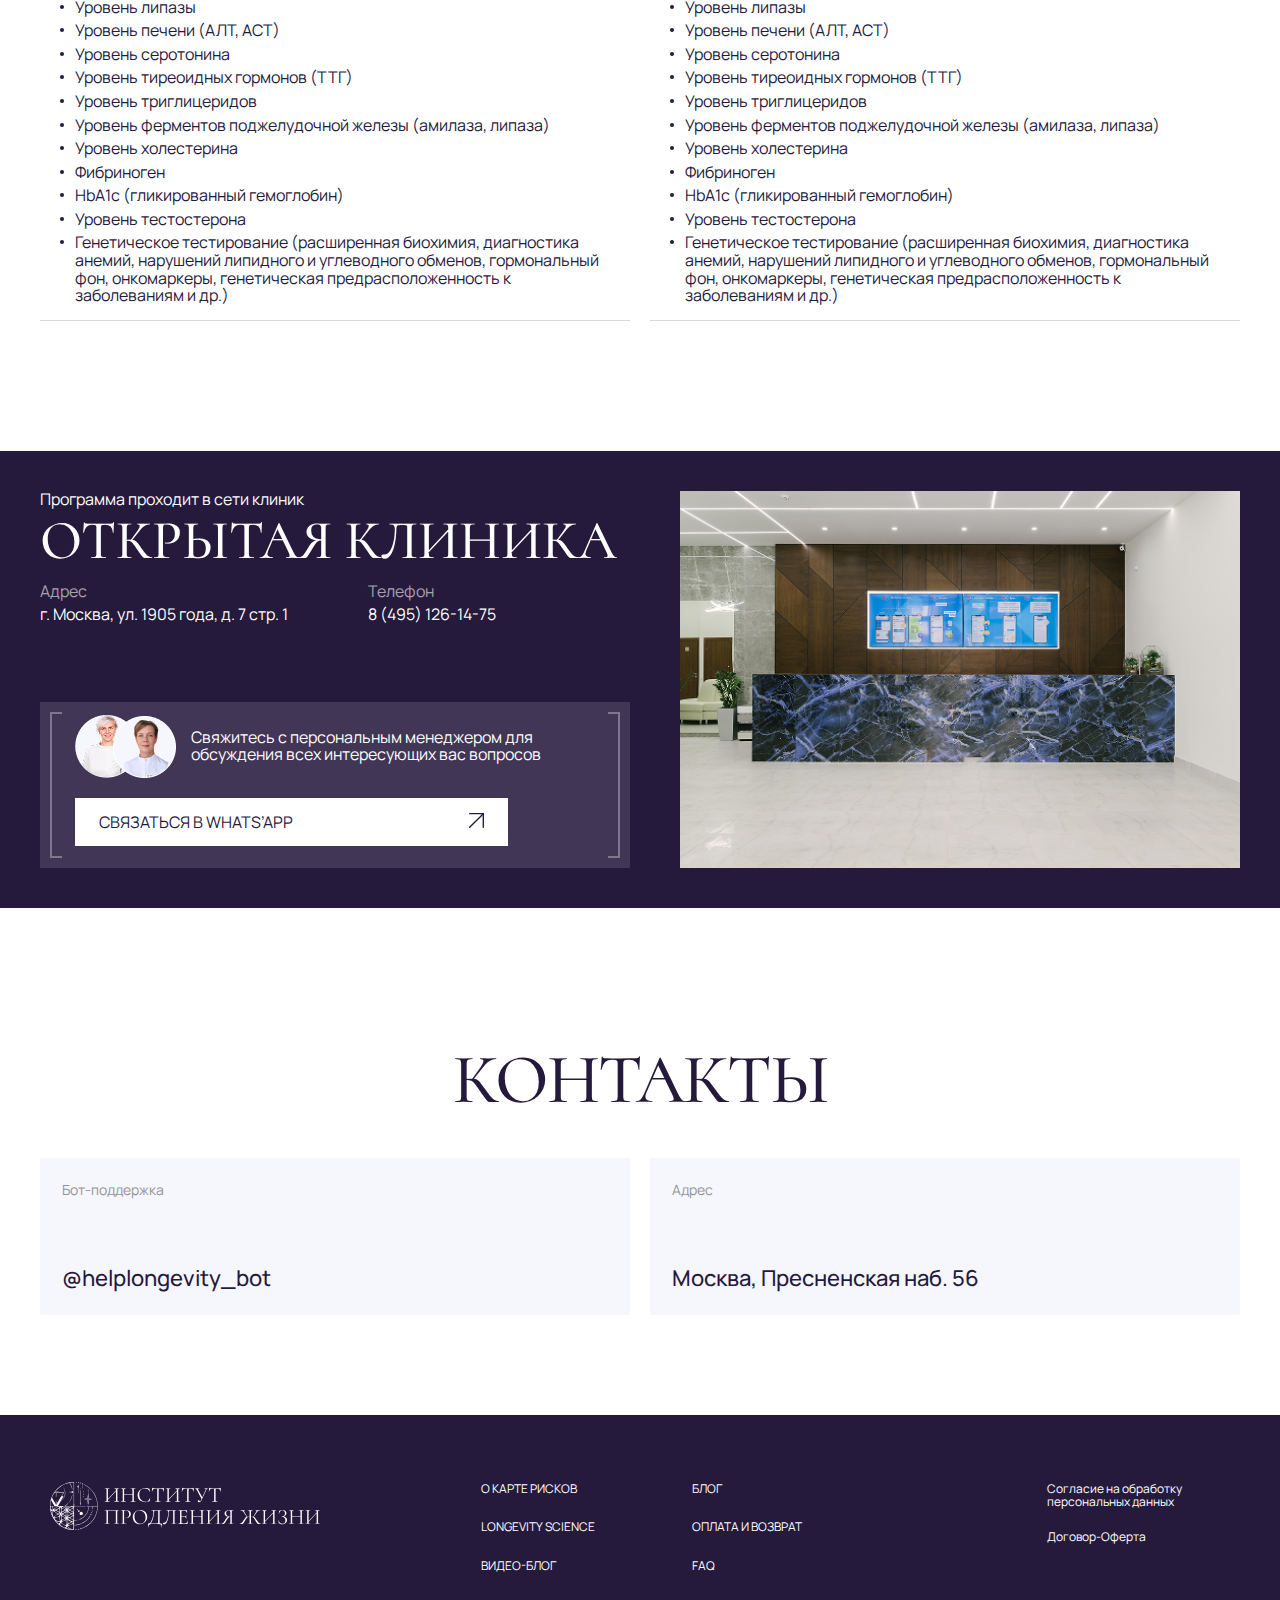
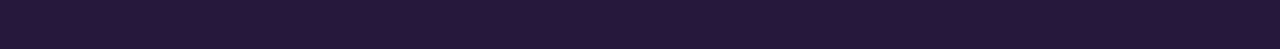
<file: check-up.html>
<!DOCTYPE html>
<html lang="ru">
  <head>
    <meta charset="UTF-8" />
    <meta name="viewport" content="width=device-width,initial-scale=1" />
    <title>Институт продления жизни</title>
    <script defer="defer" src="./bundle.js"></script>
    <link href="./styles.css" rel="stylesheet" />
    <link rel="stylesheet" href="./css/styles_checkup.css" />
  </head>
  <body>
    <header class="header">
      <div class="header__container container">
        <div class="header__logo">
          <a href="/"><img src="./images/logo.svg" /></a>
        </div>
        <nav>
          <ul class="header__menu">
            <li>
              <a class="header__link" href="./health-risk-map.html"
                >О карте рисков</a
              >
            </li>
            <li>
              <a class="header__link" href="./longevity-science.html"
                >longevity science</a
              >
            </li>
            <li><a class="header__link" href="./blog.html">Блог</a></li>
            <li>
              <a class="header__link" href="./payment-and-return.html"
                >оплата и возврат</a
              >
            </li>
            <li><a class="header__link" href="./faq.html">FAQ</a></li>
          </ul>
        </nav>
        <button class="hide-on-desktop button button--burger">
          <img
            class="button__icon"
            src="./images/burger-icon.svg"
            width="33px"
            height="33px"
          />
        </button>
        <button
          class="hide-on-mobile button button--assistant"
          data-button="assistanse"
        >
          <span class="button__title">ИИ-Ассистент</span>
          <img class="button__icon" src="./images/assistant-icon.svg" />
        </button>
      </div>
    </header>

    <main>
      <div class="mobile-menu">
        <div class="mobile-menu__container">
          <div class="mobile-menu__header">
            <button
              class="hide-on-desktop button button--rounded button--burger"
            >
              <img class="button__icon" src="./images/close-icon.svg" />
            </button>
          </div>
          <ul class="mobile-menu__menu">
            <li>
              <a class="mobile-menu__link" href="./health-risk-map.html"
                ><span class="mobile-menu__link-title">О карте рисков</span
                ><img
                  class="mobile-menu__link-icon"
                  src="./images/arrow-right.svg"
              /></a>
            </li>
            <li>
              <a class="mobile-menu__link" href="./longevity-science.html'"
                ><span class="mobile-menu__link-title">longevity science</span
                ><img
                  class="mobile-menu__link-icon"
                  src="./images/arrow-right.svg"
              /></a>
            </li>
            <li>
              <a class="mobile-menu__link" href="./blog.html"
                ><span class="mobile-menu__link-title">Блог</span
                ><img
                  class="mobile-menu__link-icon"
                  src="./images/arrow-right.svg"
              /></a>
            </li>
            <li>
              <a class="mobile-menu__link" href="./payment-and-return.html"
                ><span class="mobile-menu__link-title">оплата и возврат</span
                ><img
                  class="mobile-menu__link-icon"
                  src="./images/arrow-right.svg"
              /></a>
            </li>
            <li>
              <a class="mobile-menu__link" href="./faq.html"
                ><span class="mobile-menu__link-title">FAQ</span
                ><img
                  class="mobile-menu__link-icon"
                  src="./images/arrow-right.svg"
              /></a>
            </li>
          </ul>
        </div>
      </div>
      <section class="hero _banner_desktop">
        <div class="container hero__container checkup__container">
          <section class="section">
            <div class="container breadcrumbs" bis_skin_checked="1">
              <a href="./" class="breadcrumbs__item">Главная</a>
              <span class="breadcrumbs__item active">Check-up</span>
            </div>
          </section>
          <section class="hero__header">
            <h1>Протокол долголетия</h1>
            <p>
              Диагностика 11 систем органов человека и расчет рисков развития
              заболеваний
            </p>
            <a href="#" class="button button--primary">
              <span class="button__title">заказать</span>
              <div class="button__icon" bis_skin_checked="1">
                <img src="./images/arrow-up-xs.svg" alt="" />
              </div>
            </a>
          </section>
        </div>
      </section>
      <section class="programm-includes">
        <div class="container">
          <h2 class="programm-includes__title">программа включает</h2>
          <div class="programm-includes__content-box">
            <div class="includes-item">
              <img
                src="images/includes_1.png"
                class="includes-item__img"
                alt=""
              />
              <span class="includes-item__tag"
                ><svg
                  width="5"
                  height="22"
                  viewBox="0 0 5 22"
                  fill="none"
                  xmlns="http://www.w3.org/2000/svg"
                >
                  <path d="M5 1H1V21H5" stroke="#949494" />
                </svg>
                <span>возраст</span>
                <svg
                  width="5"
                  height="22"
                  viewBox="0 0 5 22"
                  fill="none"
                  xmlns="http://www.w3.org/2000/svg"
                >
                  <path d="M0 1H4V21H0" stroke="#949494" />
                </svg>
              </span>
              <h3>Определение биологического возраста</h3>
              <p>
                Вы получите точное определение биологического возраста и<br />
                скорости старения каждой из 11 систем организма — от
                сердечно-<br />сосудистой до нервной.
              </p>
            </div>
            <div class="includes-item">
              <img
                src="images/includes_2.png"
                class="includes-item__img"
                alt=""
              />
              <span class="includes-item__tag"
                ><svg
                  width="5"
                  height="22"
                  viewBox="0 0 5 22"
                  fill="none"
                  xmlns="http://www.w3.org/2000/svg"
                >
                  <path d="M5 1H1V21H5" stroke="#949494" />
                </svg>
                <span>риски</span>
                <svg
                  width="5"
                  height="22"
                  viewBox="0 0 5 22"
                  fill="none"
                  xmlns="http://www.w3.org/2000/svg"
                >
                  <path d="M0 1H4V21H0" stroke="#949494" />
                </svg>
              </span>
              <h3>Оценка уровня рисков здоровья</h3>
              <p>
                На основе ваших персональных данных будет дана оценка<br />
                вероятности нарушений в каждой из 11 ключевых
                <br />биологических систем организма
              </p>
            </div>
            <div class="includes-item">
              <img
                src="images/includes_3.png"
                class="includes-item__img"
                alt=""
              />
              <span class="includes-item__tag"
                ><svg
                  width="5"
                  height="22"
                  viewBox="0 0 5 22"
                  fill="none"
                  xmlns="http://www.w3.org/2000/svg"
                >
                  <path d="M5 1H1V21H5" stroke="#949494" />
                </svg>
                <span>старение</span>
                <svg
                  width="5"
                  height="22"
                  viewBox="0 0 5 22"
                  fill="none"
                  xmlns="http://www.w3.org/2000/svg"
                >
                  <path d="M0 1H4V21H0" stroke="#949494" />
                </svg>
              </span>
              <h3>Перечень причин ускоренного старения</h3>
              <p>
                Вы получите анализ персональных факторов, способствующих<br />
                ускоренному старению организма, с выявлением причин в каждой<br />
                системе.
              </p>
            </div>
            <div class="includes-item">
              <img
                src="images/includes_4.png"
                class="includes-item__img"
                alt=""
              />
              <span class="includes-item__tag"
                ><svg
                  width="5"
                  height="22"
                  viewBox="0 0 5 22"
                  fill="none"
                  xmlns="http://www.w3.org/2000/svg"
                >
                  <path d="M5 1H1V21H5" stroke="#949494" />
                </svg>
                <span>план</span>
                <svg
                  width="5"
                  height="22"
                  viewBox="0 0 5 22"
                  fill="none"
                  xmlns="http://www.w3.org/2000/svg"
                >
                  <path d="M0 1H4V21H0" stroke="#949494" />
                </svg>
              </span>
              <h3>Персональный план действий</h3>
              <p>
                Для вас будет разработан индивидуальный план по <br />снижению
                рисков для здоровья и замедлению процессов<br />
                старения
              </p>
            </div>
          </div>
        </div>
      </section>
      <section class="stages-of-programm">
        <div class="container">
          <h2 class="stages-of-programm__title">
            Этапы прохождения <br />
            программы
          </h2>
          <div class="stages-of-programm__content-box">
            <div class="stage-item">
              <div class="stage-item__img">
                <img src="images/stage_1.png" alt="" />
              </div>
              <div class="stage-item__line _purple">
                <svg
                  width="36"
                  height="36"
                  viewBox="0 0 36 36"
                  fill="none"
                  xmlns="http://www.w3.org/2000/svg"
                >
                  <circle cx="18" cy="18" r="18" fill="#BFBBDE" />
                  <circle cx="18" cy="18" r="10" fill="#8F93E3" />
                </svg>
              </div>
              <div class="stage-item__text-part">
                <h3>1 ЭТАП</h3>
                <p>
                  Без ожиданий и очередей,
                  <span>с VIP-сопровождением</span> персонального менеджера на
                  каждом этапе.
                </p>
                <ul>
                  <li><p>Прием врача</p></li>
                  <li><p>Сдача анализов</p></li>
                  <li><p>Диагностика</p></li>
                </ul>
                <div class="stage-item__img-mobile">
                  <img src="images/stage_1.png" alt="" />
                </div>
                <div class="stage-item__button">
                  <span class="stage-item__title">
                    <svg
                      width="5"
                      height="22"
                      viewBox="0 0 5 22"
                      fill="none"
                      xmlns="http://www.w3.org/2000/svg"
                    >
                      <path d="M5 1H1V21H5" stroke="white" />
                    </svg>
                    срок

                    <svg
                      width="5"
                      height="22"
                      viewBox="0 0 5 22"
                      fill="none"
                      xmlns="http://www.w3.org/2000/svg"
                    >
                      <path d="M0 1H4V21H0" stroke="white" />
                    </svg>
                  </span>
                  <span class="stage-item_subtitle">1 день</span>
                </div>
              </div>
            </div>
            <div class="stage-item">
              <div class="stage-item__img">
                <img src="images/stage_2.png" alt="" />
              </div>
              <div class="stage-item__line _dashed">
                <svg
                  width="36"
                  height="36"
                  viewBox="0 0 36 36"
                  fill="none"
                  xmlns="http://www.w3.org/2000/svg"
                >
                  <circle cx="18" cy="18" r="18" fill="#BFBBDE" />
                  <circle cx="18" cy="18" r="10" fill="#8F93E3" />
                </svg>
              </div>
              <div class="stage-item__text-part">
                <h3>2 ЭТАП</h3>
                <ul>
                  <li class="_small_padding">
                    <p>Интерпретация результатов анализов с помощью ИИ</p>
                    <p>
                      Обработка данных с использованием искусственного
                      интеллекта — быстро, точно и без человеческого фактора.
                    </p>
                  </li>
                  <li class="_small_padding">
                    <p>Экспертная верификация и заключение</p>
                    <p>
                      Результаты проверяют врачи-эксперты и составляют понятное
                      заключение с персональным планом замедления старения
                    </p>
                  </li>
                  <li class="_small_padding">
                    <p>Полная расшифровка генома</p>
                    <p>
                      Глубокий генетический анализ для выявления
                      предрасположенностей, рисков и персонализированных
                      рекомендаций.
                    </p>
                  </li>
                </ul>

                <div class="stage-item__img-mobile">
                  <img src="images/stage_2.png" alt="" />
                </div>
                <div class="stage-item__button">
                  <span class="stage-item__title">
                    <svg
                      width="5"
                      height="22"
                      viewBox="0 0 5 22"
                      fill="none"
                      xmlns="http://www.w3.org/2000/svg"
                    >
                      <path d="M5 1H1V21H5" stroke="white" />
                    </svg>
                    срок

                    <svg
                      width="5"
                      height="22"
                      viewBox="0 0 5 22"
                      fill="none"
                      xmlns="http://www.w3.org/2000/svg"
                    >
                      <path d="M0 1H4V21H0" stroke="white" />
                    </svg>
                  </span>
                  <span class="stage-item_subtitle">14 дней</span>
                </div>
              </div>
            </div>
            <div class="stage-item">
              <div class="stage-item__img">
                <img src="images/stage_3.png" alt="" />
              </div>
              <div class="stage-item__line">
                <svg
                  width="36"
                  height="36"
                  viewBox="0 0 36 36"
                  fill="none"
                  xmlns="http://www.w3.org/2000/svg"
                >
                  <circle cx="18" cy="18" r="18" fill="#BFBBDE" />
                  <circle cx="18" cy="18" r="10" fill="#8F93E3" />
                </svg>
              </div>
              <div class="stage-item__text-part">
                <h3>3 ЭТАП</h3>
                <ul>
                  <li><p>Встреча с врачом-экспертом</p></li>
                  <li class="__with_border">
                    <p>
                      Презентация результатов и персональной книги с протоколом
                      долголетия
                    </p>
                  </li>
                </ul>

                <div class="stage-item__img-mobile">
                  <img src="images/stage_3.png" alt="" />
                </div>
                <div class="button button--primary">
                  <span class="button__title">заказать check-up</span>
                  <div class="button__icon" bis_skin_checked="1">
                    <svg
                      width="22"
                      height="22"
                      viewBox="0 0 22 22"
                      fill="none"
                      xmlns="http://www.w3.org/2000/svg"
                    >
                      <path
                        d="M1 21L21 1"
                        stroke="white"
                        stroke-width="2"
                        stroke-linecap="round"
                        stroke-linejoin="round"
                      ></path>
                      <path
                        d="M1 1H21V21"
                        stroke="white"
                        stroke-width="2"
                        stroke-linecap="round"
                        stroke-linejoin="round"
                      ></path>
                    </svg>
                  </div>
                </div>
              </div>
            </div>
          </div>
        </div>
      </section>
      <section class="about-the-programm">
        <div class="container">
          <span class="about-the-programm__pretitle">
            <svg
              width="5"
              height="22"
              viewBox="0 0 5 22"
              fill="none"
              xmlns="http://www.w3.org/2000/svg"
            >
              <path d="M5 1H1V21H5" stroke="#949494" />
            </svg>
            о программе
            <svg
              width="5"
              height="22"
              viewBox="0 0 5 22"
              fill="none"
              xmlns="http://www.w3.org/2000/svg"
            >
              <path d="M0 1H4V21H0" stroke="#949494" />
            </svg>
          </span>
          <h2 class="about-the-programm__title">
            Программа помогает <br />
            выявить скрытые <br />
            риски ускоренного<br />
            старения и вовремя <br />принять меры
          </h2>
          <div class="about-the-programm__content_box">
            <div
              class="blog-main__video-wrapper video __about-the-programm-video"
            >
              <iframe
                src=""
                width="100%"
                height="100%"
                allow="autoplay; encrypted-media; fullscreen; picture-in-picture;"
                frameborder="0"
                allowfullscreen
              ></iframe>
              <div
                class="video__overlay video__overlay--poster"
                style="background-image: url('./images/poster_2.png')"
              ></div>
              <div class="video__overlay video__overlay--source">
                <div class="video__source-container">
                  <p class="video__source-title">
                    Выберите источник для воспроизведения видео:
                  </p>
                  <div class="video__source-items">
                    <div
                      class="video__source-item"
                      data-url="https://rutube.ru/play/embed/2991aeff6a4fd9d51c044476a6422840"
                    >
                      <img
                        src="./images/rutube-icon.svg"
                        class="video__source-item-icon"
                      /><span class="video__source-item-title">RuTube</span>
                    </div>
                    <div
                      class="video__source-item"
                      data-url="https://vk.com/video_ext.php?oid=-22822305&id=456241864&hd=2"
                    >
                      <img
                        src="./images/vkvideo-icon.svg"
                        class="video__source-item-icon"
                      /><span class="video__source-item-title">VkВидео</span>
                    </div>
                    <div
                      class="video__source-item"
                      data-url="https://www.youtube.com/embed/uqF1rCJJ7c0?si=BBVxhYjrDUsvIWU6"
                    >
                      <img
                        src="./images/youtube-icon.svg"
                        class="video__source-item-icon"
                      /><span class="video__source-item-title">YouTube</span>
                    </div>
                  </div>
                </div>
              </div>
              <div class="video__overlay video__overlay--play">
                <div class="video__play-btn"></div>
              </div>
            </div>
            <div class="about-the-programm__text_block">
              <svg
                width="13"
                height="291"
                viewBox="0 0 13 291"
                fill="none"
                xmlns="http://www.w3.org/2000/svg"
              >
                <path
                  d="M13 290H1V1.00001H13"
                  stroke="white"
                  stroke-opacity="0.33"
                  stroke-width="2"
                />
              </svg>
              <div class="about-the-programm__middle_part">
                <p>
                  Это инновационный инструмент, основанный на уникальном
                  математическом алгоритме, который анализирует состояние вашего
                  организма и прогнозирует возможные риски ускоренного старения
                  биологических систем.
                </p>
                <img src="images/dna_2.png" alt="" />
                <div class="about-the-programm__prices">
                  <div class="about-the-programm__price_old">
                    <span>Обычная стоимость</span>
                    <span>150 000 руб</span>
                  </div>
                  <div class="about-the-programm__price_new">
                    <span>Стоимость до 30 июня</span>
                    <span>115 000 руб</span>
                  </div>
                </div>
              </div>
              <svg
                width="13"
                height="291"
                viewBox="0 0 13 291"
                fill="none"
                xmlns="http://www.w3.org/2000/svg"
              >
                <path
                  d="M0 290H12V1H0"
                  stroke="white"
                  stroke-opacity="0.33"
                  stroke-width="2"
                />
              </svg>
            </div>
          </div>
        </div>
      </section>
      <section class="ai-tools">
        <div class="container">
          <div class="ai-tools__image">
            <img src="images/ai_poster_1.png" alt="" />
          </div>
          <div class="ai-tools__rest">
            <span class="ai-tools__pretitle">
              <svg
                width="5"
                height="22"
                viewBox="0 0 5 22"
                fill="none"
                xmlns="http://www.w3.org/2000/svg"
              >
                <path d="M5 1H1V21H5" stroke="#949494"></path>
              </svg>
              AI-технологии
              <svg
                width="5"
                height="22"
                viewBox="0 0 5 22"
                fill="none"
                xmlns="http://www.w3.org/2000/svg"
              >
                <path d="M0 1H4V21H0" stroke="#949494"></path>
              </svg>
            </span>
            <h2 class="ai-tools__title">
              Данный продукт стал возможен за счет развития технологий ИИ и их
              внедрения в медицинскую практику
            </h2>
            <div class="ai-tools__iternal_text">
              <div class="ai-tools__left_part">
                <p>
                  Искусственный интеллект выполняет расчеты по результатам
                  анализа, а также строит модель прогнозирования рисков. Все
                  этапы моделирования выполняются полностью персонализировано.
                </p>

                <a href="#" class="button button--primary">
                  <span class="button__title">заказать</span>
                  <div class="button__icon" bis_skin_checked="1">
                    <img src="./images/arrow-up-xs.svg" alt="" />
                  </div>
                </a>
              </div>
              <div class="ai-tools__right_part">
                <img src="images/ai_poster_2.png" alt="" />
              </div>
            </div>
          </div>
          <div class="ai-tools__mobile">
            <div class="ai-tools__mobile-item">
              <img src="images/ai_poster_1.png" alt="" />
              <p>
                Все этапы моделирования выполняются индивидуально, с учетом
                ваших уникальных данных
              </p>
            </div>
            <div class="ai-tools__mobile-item">
              <img src="images/ai_poster_2.png" alt="" />
              <p>
                ИИ выполняет расчеты по результатам анализа, а также строит
                модель прогнозирования рисков
              </p>
            </div>
          </div>
          <a href="#" class="button button--primary __mobile">
            <span class="button__title">заказать</span>
            <div class="button__icon" bis_skin_checked="1">
              <img src="./images/arrow-up-xs.svg" alt="" />
            </div>
          </a>
        </div>
      </section>
      <section class="our_experts">
        <div class="container">
          <h2 class="our_experts__title">Наши эксперты</h2>
          <div class="our_experts__content_box">
            <div class="expert_item">
              <div class="expert_item__prev_svg"></div>
              <div class="expert_item__header">
                <div class="expert_item__image">
                  <img src="images/expert_1.png" alt="" />
                </div>
                <div class="expert_item__exp">
                  <span>
                    <svg
                      width="5"
                      height="22"
                      viewBox="0 0 5 22"
                      fill="none"
                      xmlns="http://www.w3.org/2000/svg"
                    >
                      <path d="M5 1H1V21H5" stroke="#949494" />
                    </svg>
                    стаж 17 лет
                    <svg
                      width="5"
                      height="22"
                      viewBox="0 0 5 22"
                      fill="none"
                      xmlns="http://www.w3.org/2000/svg"
                    >
                      <path d="M0 1H4V21H0" stroke="#949494" />
                    </svg>
                  </span>
                  <span>
                    <svg
                      width="5"
                      height="22"
                      viewBox="0 0 5 22"
                      fill="none"
                      xmlns="http://www.w3.org/2000/svg"
                    >
                      <path d="M5 1H1V21H5" stroke="#949494" />
                    </svg>
                    КЦД на Пресне
                    <svg
                      width="5"
                      height="22"
                      viewBox="0 0 5 22"
                      fill="none"
                      xmlns="http://www.w3.org/2000/svg"
                    >
                      <path d="M0 1H4V21H0" stroke="#949494" />
                    </svg>
                  </span>
                </div>
              </div>
              <div class="expert_item__text-data">
                <h3>Черемисина Анна Юрьевна</h3>
                <span>Кардиолог, Терапевт</span>
                <ul>
                  <li>
                    <h4>Образование</h4>
                    <p>
                      2002-2008 г. Казанский Государственный Медицинский
                      Университет
                    </p>
                  </li>
                  <li>
                    <h4>Кандидат медицинских наук</h4>
                    <p>
                      Кандидатская диссертация на тему: «Сравнительный анализ
                      суточного профиля артериального давления у больных
                      гипертонической болезнью 1-2 стадии», Год защиты 2014
                    </p>
                  </li>
                </ul>
              </div>
              <div class="expert_item__next_svg"></div>
            </div>
            <div class="expert_item">
              <div class="expert_item__prev_svg"></div>
              <div class="expert_item__header">
                <div class="expert_item__image">
                  <img src="images/expert_2.png" alt="" />
                </div>
                <div class="expert_item__exp">
                  <span>
                    <svg
                      width="5"
                      height="22"
                      viewBox="0 0 5 22"
                      fill="none"
                      xmlns="http://www.w3.org/2000/svg"
                    >
                      <path d="M5 1H1V21H5" stroke="#949494" />
                    </svg>
                    стаж 32 года
                    <svg
                      width="5"
                      height="22"
                      viewBox="0 0 5 22"
                      fill="none"
                      xmlns="http://www.w3.org/2000/svg"
                    >
                      <path d="M0 1H4V21H0" stroke="#949494" />
                    </svg>
                  </span>
                  <span>
                    <svg
                      width="5"
                      height="22"
                      viewBox="0 0 5 22"
                      fill="none"
                      xmlns="http://www.w3.org/2000/svg"
                    >
                      <path d="M5 1H1V21H5" stroke="#949494" />
                    </svg>
                    КЦД на Пресне
                    <svg
                      width="5"
                      height="22"
                      viewBox="0 0 5 22"
                      fill="none"
                      xmlns="http://www.w3.org/2000/svg"
                    >
                      <path d="M0 1H4V21H0" stroke="#949494" />
                    </svg>
                  </span>
                </div>
              </div>
              <div class="expert_item__text-data">
                <h3>Максакова Светлана Александровна</h3>
                <span>Кардиолог, Терапевт</span>
                <ul>
                  <li>
                    <h4>Образование</h4>
                    <p>
                      1986 – 1992 г. Владивостокский Государственный Медицинский
                      Институт
                    </p>
                  </li>
                  <li>
                    <h4>Повышение квалификации</h4>
                    <p>
                      Международный институт интегральной превентивной и
                      антивозрастной медицины «PreventAge» - врач функциональной
                      медицины
                    </p>
                    <p>
                      РУДН - иммунолог иммунология и аллергология, практическая
                      трансфузиология
                    </p>
                  </li>
                </ul>
              </div>
              <div class="expert_item__next_svg"></div>
            </div>
          </div>
        </div>
      </section>
      <section class="programm-data">
        <div class="container">
          <h2 class="programm-data__title">состав программы</h2>
          <div class="programm-data__content_box">
            <div class="programm-data__column">
              <h3 class="programm-data__subtitle">Для Женщин</h3>
              <section class="programm-data__info-block">
                <h4>Консультации специалистов</h4>
                <ul>
                  <li>Первичный прием врача превентивной медицины </li>
                  <li>Повторный прием врача превентивной медицины </li>
                </ul>
              </section>
              <section class="programm-data__info-block">
                <h4>Инструментальная диагностика </h4>
                <ul>
                  <li>УЗИ органов брюшной полости</li>
                  <li>УЗИ почек и надпочечников</li>
                  <li>УЗИ органов малого таза</li>
                  <li>Эхокардиография </li>
                </ul>
              </section>
              <section class="programm-data__info-block">
                <h4>Лабораторные исследования</h4>
                <ul>
                  <li>Глюкоза (натощак)</li>
                  <li>ЛПВП (хороший холестерин)</li>
                  <li>ЛПНП (плохой холестерин)</li>
                  <li>Общий холестерин</li>
                  <li>С-реактивный белок (СРБ)</li>
                  <li>Триглицериды</li>
                  <li>Уровень амилазы</li>
                  <li>Уровень бикарбонатов в крови</li>
                  <li>Уровень билирубина</li>
                  <li>Уровень глюкагона</li>
                  <li>Уровень глюкозы (натощак)</li>
                  <li>Уровень дофамина</li>
                  <li>Уровень инсулина (натощак)</li>
                  <li>Уровень кортизола (утренний)</li>
                  <li>Уровень креатинина</li>
                  <li>Уровень липазы</li>
                  <li>Уровень печени (АЛТ, АСТ)</li>
                  <li>Уровень серотонина</li>
                  <li>Уровень тиреоидных гормонов (ТТГ)</li>
                  <li>Уровень триглицеридов</li>
                  <li>
                    Уровень ферментов поджелудочной железы (амилаза, липаза)
                  </li>
                  <li>Уровень холестерина</li>
                  <li>Фибриноген</li>
                  <li>HbA1c (гликированный гемоглобин)</li>
                  <li>Уровень тестостерона</li>
                  <li>
                    Генетическое тестирование (расширенная биохимия, диагностика
                    анемий, нарушений липидного и углеводного обменов,
                    гормональный фон, онкомаркеры, генетическая
                    предрасположенность к заболеваниям и др.)
                  </li>
                </ul>
              </section>
            </div>
            <div class="programm-data__column">
              <h3 class="programm-data__subtitle">Для мужчин</h3>
              <section class="programm-data__info-block">
                <h4>Консультации специалистов</h4>
                <ul>
                  <li>Первичный прием врача превентивной медицины </li>
                  <li>Повторный прием врача превентивной медицины </li>
                </ul>
              </section>
              <section class="programm-data__info-block">
                <h4>Инструментальная диагностика </h4>
                <ul>
                  <li>УЗИ органов брюшной полости</li>
                  <li>УЗИ почек и надпочечников</li>
                  <li>УЗИ органов малого таза</li>
                  <li>Эхокардиография </li>
                </ul>
              </section>
              <section class="programm-data__info-block">
                <h4>Лабораторные исследования</h4>
                <ul>
                  <li>Глюкоза (натощак)</li>
                  <li>ЛПВП (хороший холестерин)</li>
                  <li>ЛПНП (плохой холестерин)</li>
                  <li>Общий холестерин</li>
                  <li>С-реактивный белок (СРБ)</li>
                  <li>Триглицериды</li>
                  <li>Уровень амилазы</li>
                  <li>Уровень бикарбонатов в крови</li>
                  <li>Уровень билирубина</li>
                  <li>Уровень глюкагона</li>
                  <li>Уровень глюкозы (натощак)</li>
                  <li>Уровень дофамина</li>
                  <li>Уровень инсулина (натощак)</li>
                  <li>Уровень кортизола (утренний)</li>
                  <li>Уровень креатинина</li>
                  <li>Уровень липазы</li>
                  <li>Уровень печени (АЛТ, АСТ)</li>
                  <li>Уровень серотонина</li>
                  <li>Уровень тиреоидных гормонов (ТТГ)</li>
                  <li>Уровень триглицеридов</li>
                  <li>
                    Уровень ферментов поджелудочной железы (амилаза, липаза)
                  </li>
                  <li>Уровень холестерина</li>
                  <li>Фибриноген</li>
                  <li>HbA1c (гликированный гемоглобин)</li>
                  <li>Уровень тестостерона</li>
                  <li>
                    Генетическое тестирование (расширенная биохимия, диагностика
                    анемий, нарушений липидного и углеводного обменов,
                    гормональный фон, онкомаркеры, генетическая
                    предрасположенность к заболеваниям и др.)
                  </li>
                </ul>
              </section>
            </div>
          </div>
        </div>
      </section>
      <section class="our-partner">
        <div class="container">
          <div class="our-partner__text">
            <p>Программа проходит в сети клиник</p>
            <h2>Открытая клиника</h2>
            <div class="our-partner__adresses">
              <div class="our-partner__adress">
                <span>Адрес</span>
                <span>г. Москва, ул. 1905 года, д. 7 стр. 1</span>
              </div>
              <div class="our-partner__adress">
                <span>Телефон</span>
                <span>8 (495) 126-14-75</span>
              </div>
            </div>
            <div class="our-partners__connect-whatsup">
              <div class="our-partners__prev-icon"></div>

              <div class="our-partners__card-header">
                <img src="images/doctor_small_1.png" alt="" />
                <img src="images/doctor_small_2.png" alt="" />
                <span>
                  Свяжитесь с персональным менеджером для обсуждения всех
                  интересующих вас вопросов
                </span>
              </div>
              <a href="#" class="button button--reversed">
                <span class="button__title">связаться в whats’app</span>
                <div class="button__icon" bis_skin_checked="1">
                  <img src="./images/arrow-up-xs-reverse.svg" alt="" />
                </div>
              </a>
              <div class="our-partners__next-icon"></div>
            </div>
          </div>
          <div class="our-partner__img">
            <img src="images/open_clinic.png" alt="" />
          </div>
        </div>
      </section>

      <section class="section contacts">
        <div class="container contacts__container">
          <h2 class="title-h2-2">КОНТАКТЫ</h2>
          <div class="contacts__list">
            <div class="contacts__item">
              <span class="contacts__title">Бот-поддержка</span>
              <a href="https://t.me/helplongevity_bot" class="contacts__info"
                >@helplongevity_bot</a
              >
            </div>
            <div class="contacts__item">
              <span class="contacts__title">Адрес</span>
              <span class="contacts__info">Москва, Пресненская наб. 56</span>
            </div>
          </div>
        </div>
      </section>
      <section class="section">
        <div class="container">
          <a
            href="https://t.me/LongLifeAI_bot"
            target="_blank"
            class="button button--primary button--full button--fixed"
            ><span class="button__title">ИИ-Ассистент</span
            ><img src="./images/assistant-icon.svg" class="button__icon"
          /></a>
        </div>
      </section>
    </main>
    <footer class="footer">
      <div class="container footer__container">
        <div class="footer__logo">
          <a href="./"><img src="./images/logo-inverted.svg" /></a>
        </div>
        <nav class="footer__navigation">
          <div class="footer__navigation-links">
            <a href="./health-risk-map.html" class="footer__navigation-link"
              >О карте рисков</a
            >
            <a href="./longevity-science.html'" class="footer__navigation-link"
              >LONGEVITY SCIENCE</a
            >
            <a href="./blog.html" class="footer__navigation-link">ВИДЕО-БЛОГ</a>
          </div>
          <div class="footer__navigation-links">
            <a href="./blog.html" class="footer__navigation-link">БЛОГ</a>
            <a href="./payment-and-return.html" class="footer__navigation-link"
              >ОПЛАТА и возврат</a
            >
            <a href="./faq.html" class="footer__navigation-link">FAQ</a>
          </div>
        </nav>
        <div class="footer__navigation-docs">
          <a href="./" class="footer__navigation-doc"
            >Согласие на обработку персональных данных</a
          >
          <a href="./" class="footer__navigation-doc">Договор-Оферта</a>
        </div>
      </div>
    </footer>
    <script src="bundle.js"></script>
  </body>
</html>
</file>
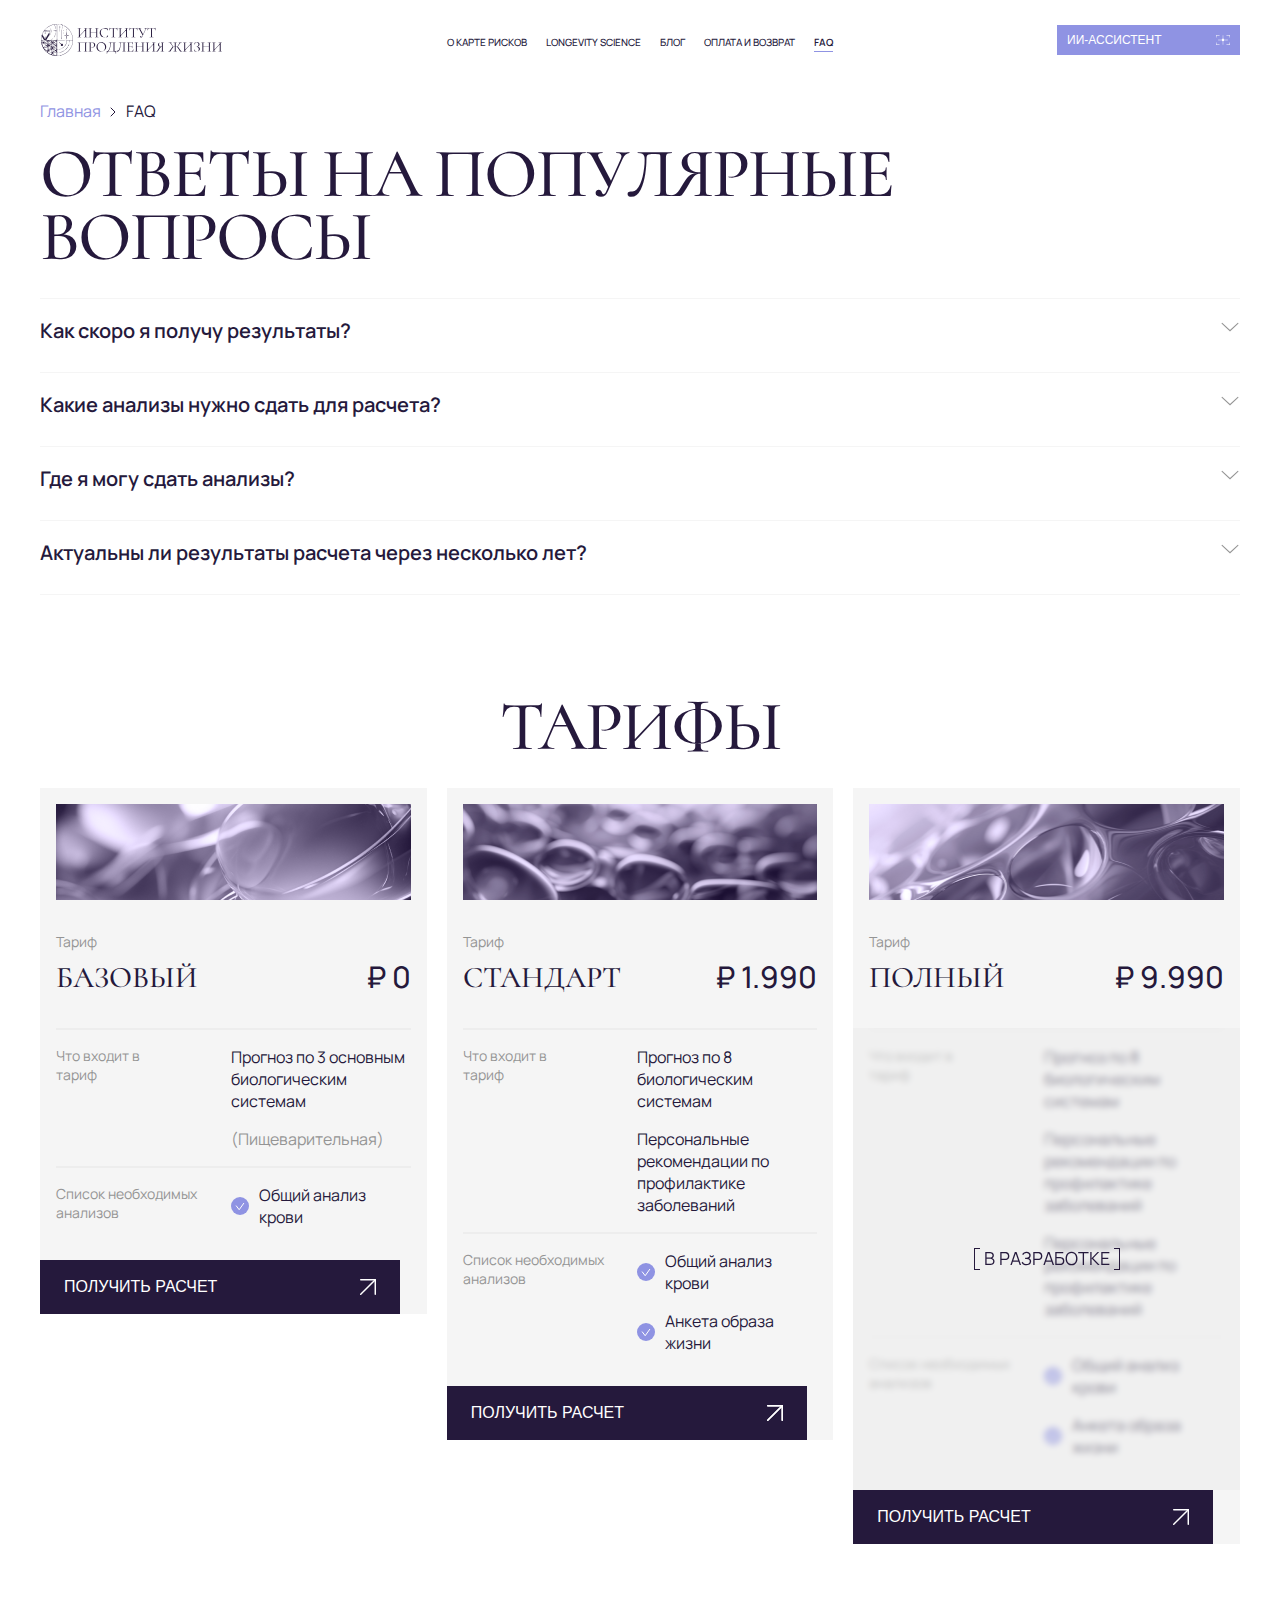
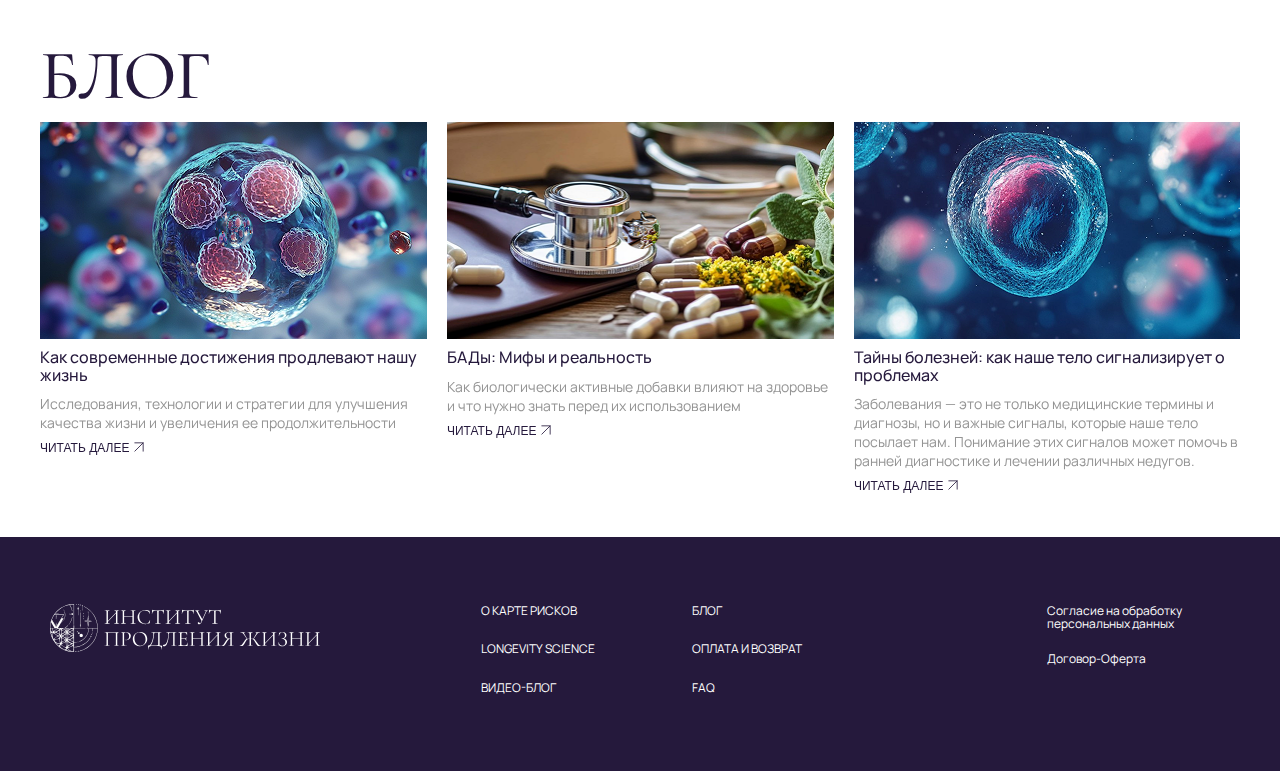
<file: faq.html>
<!DOCTYPE html>
<html lang="ru">
  <head>
    <meta charset="UTF-8" />
    <meta name="viewport" content="width=device-width,initial-scale=1" />
    <title>FAQ</title>
    <link
      rel="stylesheet"
      href="https://cdn.jsdelivr.net/npm/swiper@11/swiper-bundle.min.css"
    />
    <script src="https://cdn.jsdelivr.net/npm/swiper@11/swiper-bundle.min.js"></script>
    <script defer="defer" src="./bundle.js"></script>
    <link href="./styles.css" rel="stylesheet" />
  </head>
  <body>
    <header class="header">
      <div class="header__container container">
        <div class="header__logo">
          <a href="/"><img src="./images/logo.svg" /></a>
        </div>
        <nav>
          <ul class="header__menu">
            <li>
              <a class="header__link" href="./health-risk-map.html"
                >О карте рисков</a
              >
            </li>
            <li>
              <a class="header__link" href="./longevity-science.html"
                >longevity science</a
              >
            </li>
            <li><a class="header__link" href="./blog.html">Блог</a></li>
            <li>
              <a class="header__link" href="./payment-and-return.html"
                >оплата и возврат</a
              >
            </li>
            <li><a class="header__link active" href="./faq.html">FAQ</a></li>
          </ul>
        </nav>
        <button class="hide-on-desktop button button--burger">
          <img
            class="button__icon"
            src="./images/burger-icon.svg"
            width="33px"
            height="33px"
          />
        </button>
        <button
          class="hide-on-mobile button button--assistant"
          data-button="assistanse"
        >
          <span class="button__title">ИИ-Ассистент</span>
          <img class="button__icon" src="./images/assistant-icon.svg" />
        </button>
      </div>
    </header>
    <div class="mobile-menu">
      <div class="mobile-menu__container">
        <div class="mobile-menu__header">
          <button class="hide-on-desktop button button--rounded button--burger">
            <img class="button__icon" src="./images/close-icon.svg" />
          </button>
        </div>
        <ul class="mobile-menu__menu">
          <li>
            <a class="mobile-menu__link" href="./health-risk-map.html"
              ><span class="mobile-menu__link-title">О карте рисков</span
              ><img
                class="mobile-menu__link-icon"
                src="./images/arrow-right.svg"
            /></a>
          </li>
          <li>
            <a class="mobile-menu__link" href="./longevity-science.html'"
              ><span class="mobile-menu__link-title">longevity science</span
              ><img
                class="mobile-menu__link-icon"
                src="./images/arrow-right.svg"
            /></a>
          </li>
          <li>
            <a class="mobile-menu__link" href="./blog.html"
              ><span class="mobile-menu__link-title">Блог</span
              ><img
                class="mobile-menu__link-icon"
                src="./images/arrow-right.svg"
            /></a>
          </li>
          <li>
            <a class="mobile-menu__link" href="./payment-and-return.html"
              ><span class="mobile-menu__link-title">оплата и возврат</span
              ><img
                class="mobile-menu__link-icon"
                src="./images/arrow-right.svg"
            /></a>
          </li>
          <li>
            <a class="mobile-menu__link" href="./faq.html"
              ><span class="mobile-menu__link-title">FAQ</span
              ><img
                class="mobile-menu__link-icon"
                src="./images/arrow-right.svg"
            /></a>
          </li>
        </ul>
      </div>
    </div>
    <main>
      <section class="section">
        <div class="container breadcrumbs">
          <a href="./" class="breadcrumbs__item">Главная</a>
          <span class="breadcrumbs__item active">FAQ</span>
        </div>
      </section>
      <section class="section faq">
        <div class="faq__container container">
          <h2 class="title-h2-2 faq__title">Ответы на популярные вопросы</h2>
          <div class="faq__list">
            <div class="faq__item">
              <div class="faq__item-title">
                <p>Как скоро я получу результаты?</p>
              </div>
              <div class="faq__item-info">
                Результаты появятся в чате с ИИ-Ассистентом в течение нескольких
                минут
              </div>
            </div>
            <div class="faq__item">
              <div class="faq__item-title">
                <p>Какие анализы нужно сдать для расчета?</p>
              </div>
              <div class="faq__item-info">
                Результаты появятся в чате с ИИ-Ассистентом в течение нескольких
                минут Результаты появятся в чате с ИИ-Ассистентом в течение
                нескольких минут Результаты появятся в чате с ИИ-Ассистентом в
                течение нескольких минут Результаты появятся в чате с
                ИИ-Ассистентом в течение нескольких минут Результаты появятся в
                чате с ИИ-Ассистентом в течение нескольких минут Результаты
                появятся в чате с ИИ-Ассистентом в течение нескольких минут
              </div>
            </div>
            <div class="faq__item">
              <div class="faq__item-title">
                <p>Где я могу сдать анализы?</p>
              </div>
              <div class="faq__item-info">
                Результаты появятся в чате с ИИ-Ассистентом в течение нескольких
                минут
              </div>
            </div>
            <div class="faq__item">
              <div class="faq__item-title">
                <p>Актуальны ли результаты расчета через несколько лет?</p>
              </div>
              <div class="faq__item-info">
                Результаты появятся в чате с ИИ-Ассистентом в течение нескольких
                минут
              </div>
            </div>
          </div>
        </div>
      </section>
      <section class="section tariffs">
        <div class="container tariffs__container">
          <h2 class="title-h2-2 center-align-desktop center-align-mobile">
            ТАРИФЫ
          </h2>
          <div class="tariffs__list">
            <div class="tariff-item">
              <div class="tariff__header">
                <img class="tariff__icon" src="./images/tariff-base.png" />
                <span class="tariff__subtitle">Тариф</span>
                <div class="tariff__title">
                  <p class="tariff__name">Базовый</p>
                  <p class="tariff__price">₽ 0</p>
                </div>
              </div>
              <div class="tariff__description">
                <div class="tariff__description-item">
                  <p class="tariff__description-item-title">
                    Что входит в<br />тариф
                  </p>
                  <div class="tariff__description-item-info">
                    <p class="tariff__description-item-text">
                      Прогноз по 3 основным биологическим системам
                    </p>
                    <p class="tariff__description-item-tooltip">
                      (Пищеварительная)
                    </p>
                  </div>
                </div>
                <div class="tariff__description-item">
                  <p class="tariff__description-item-title">
                    Список необходимых анализов
                  </p>
                  <div
                    class="tariff__description-item-info tariff__description-item-info--with-icon"
                  >
                    <p class="tariff__description-item-text">
                      <img src="./images/tariff-icon.svg" />Общий анализ крови
                    </p>
                  </div>
                </div>
              </div>
              <button class="button button--primary button--full">
                <span class="button__title">ПОЛУЧИТЬ РАСЧЕТ</span>
                <div class="button__icon"></div>
              </button>
            </div>
            <div class="tariff-item">
              <div class="tariff__header">
                <img class="tariff__icon" src="./images/tariff-standart.png" />
                <span class="tariff__subtitle">Тариф</span>
                <div class="tariff__title">
                  <p class="tariff__name">Стандарт</p>
                  <p class="tariff__price">₽ 1.990</p>
                </div>
              </div>
              <div class="tariff__description">
                <div class="tariff__description-item">
                  <p class="tariff__description-item-title">
                    Что входит в<br />тариф
                  </p>
                  <div class="tariff__description-item-info">
                    <p class="tariff__description-item-text">
                      Прогноз по 8 биологическим системам
                    </p>
                    <p class="tariff__description-item-text">
                      Персональные рекомендации по профилактике заболеваний
                    </p>
                  </div>
                </div>
                <div class="tariff__description-item">
                  <p class="tariff__description-item-title">
                    Список необходимых анализов
                  </p>
                  <div
                    class="tariff__description-item-info tariff__description-item-info--with-icon"
                  >
                    <p class="tariff__description-item-text">
                      <img src="./images/tariff-icon.svg" />Общий анализ крови
                    </p>
                    <p class="tariff__description-item-text">
                      <img src="./images/tariff-icon.svg" />Анкета образа жизни
                    </p>
                  </div>
                </div>
              </div>
              <button class="button button--primary button--full">
                <span class="button__title">ПОЛУЧИТЬ РАСЧЕТ</span>
                <div class="button__icon">
                  <img src="./images/arrow-up-xs.svg" alt="" />
                </div>
              </button>
            </div>
            <div class="tariff-item">
              <div class="tariff__header">
                <img class="tariff__icon" src="./images/tariff-full.png" />
                <span class="tariff__subtitle">Тариф</span>
                <div class="tariff__title">
                  <p class="tariff__name">Полный</p>
                  <p class="tariff__price">₽ 9.990</p>
                </div>
              </div>
              <div class="tariff__description">
                <div class="tariff__description-item">
                  <p class="tariff__description-item-title">
                    Что входит в<br />тариф
                  </p>
                  <div class="tariff__description-item-info">
                    <p class="tariff__description-item-text">
                      Прогноз по 8 биологическим системам
                    </p>
                    <p class="tariff__description-item-text">
                      Персональные рекомендации по профилактике заболеваний
                    </p>
                    <p class="tariff__description-item-text">
                      Персональные рекомендации по профилактике заболеваний
                    </p>
                  </div>
                </div>
                <div class="tariff__description-item">
                  <p class="tariff__description-item-title">
                    Список необходимых анализов
                  </p>
                  <div
                    class="tariff__description-item-info tariff__description-item-info--with-icon"
                  >
                    <p class="tariff__description-item-text">
                      <img src="./images/tariff-icon.svg" />Общий анализ крови
                    </p>
                    <p class="tariff__description-item-text">
                      <img src="./images/tariff-icon.svg" />Анкета образа жизни
                    </p>
                  </div>
                </div>
                <div class="tariff__overlay">
                  <div class="descriptor tariff__descriptor">в разработке</div>
                </div>
              </div>
              <button class="button button--primary button--full">
                <span class="button__title">ПОЛУЧИТЬ РАСЧЕТ</span>
                <div class="button__icon"></div>
              </button>
            </div>
          </div>
        </div>
      </section>
      <section class="section blog">
        <div class="container blog__container">
          <h2 class="title-h2-2 blog__title">Блог</h2>
          <div class="blog__slider swiper">
            <div class="swiper-wrapper">
              <a href="./" class="blog__slide swiper-slide"
                ><img
                  src="./images/blog-slide-1.png"
                  class="blog__slide-image"
                />
                <div class="blog__slide-title">
                  Как современные достижения продлевают нашу жизнь
                </div>
                <div class="blog__slide-description">
                  Исследования, технологии и стратегии для улучшения качества
                  жизни и увеличения ее продолжительности
                </div>
                <button class="button button--inline">
                  <span class="button__title">Читать далее</span>
                  <div class="button__icon"></div>
                </button> </a
              ><a href="./" class="blog__slide swiper-slide"
                ><img
                  src="./images/blog-slide-2.png"
                  class="blog__slide-image"
                />
                <div class="blog__slide-title">БАДы: Мифы и реальность</div>
                <div class="blog__slide-description">
                  Как биологически активные добавки влияют на здоровье и что
                  нужно знать перед их использованием
                </div>
                <button class="button button--inline">
                  <span class="button__title">Читать далее</span>
                  <div class="button__icon"></div>
                </button> </a
              ><a href="./" class="blog__slide swiper-slide"
                ><img
                  src="./images/blog-slide-3.png"
                  class="blog__slide-image" />
                <div class="blog__slide-title">
                  Тайны болезней: как наше тело сигнализирует о проблемах
                </div>
                <div class="blog__slide-description">
                  Заболевания — это не только медицинские термины и диагнозы, но
                  и важные сигналы, которые наше тело посылает нам. Понимание
                  этих сигналов может помочь в ранней диагностике и лечении
                  различных недугов.
                </div>
                <button class="button button--inline">
                  <span class="button__title">Читать далее</span>
                  <div class="button__icon"></div></button
              ></a>
            </div>
            <div class="swiper-pagination"></div>
          </div>
          <a
            href="./blog.html"
            class="button button--full button--primary hide-on-desktop"
            ><span class="button__title">Перейти в блог</span>
            <img src="./images/arrow-up-xs.svg" height="12px" width="12px"
          /></a>
        </div>
      </section>
      <section class="section hide-on-desktop">
        <div class="container container--flex container-ai-assistant-fixed">
          <button
            class="hide-on-desktop button--assistant button--fixed button--primary"
            data-button="assistanse"
            id="fixed"
          >
            <img class="button__icon" src="./images/assistant-icon.svg" />
          </button>
        </div>
      </section>
    </main>
    <footer class="footer">
      <div class="container footer__container">
        <div class="footer__logo">
          <a href="./"><img src="./images/logo-inverted.svg" /></a>
        </div>
        <nav class="footer__navigation">
          <div class="footer__navigation-links">
            <a href="./health-risk-map.html" class="footer__navigation-link"
              >О карте рисков</a
            >
            <a href="./longevity-science.html'" class="footer__navigation-link"
              >LONGEVITY SCIENCE</a
            >
            <a href="./blog.html" class="footer__navigation-link">ВИДЕО-БЛОГ</a>
          </div>
          <div class="footer__navigation-links">
            <a href="./blog.html" class="footer__navigation-link">БЛОГ</a>
            <a href="./payment-and-return.html" class="footer__navigation-link"
              >ОПЛАТА и возврат</a
            >
            <a href="./faq.html" class="footer__navigation-link">FAQ</a>
          </div>
        </nav>
        <div class="footer__navigation-docs">
          <a href="./" class="footer__navigation-doc"
            >Согласие на обработку персональных данных</a
          >
          <a href="./" class="footer__navigation-doc">Договор-Оферта</a>
        </div>
      </div>
    </footer>
  </body>
</html>
</file>
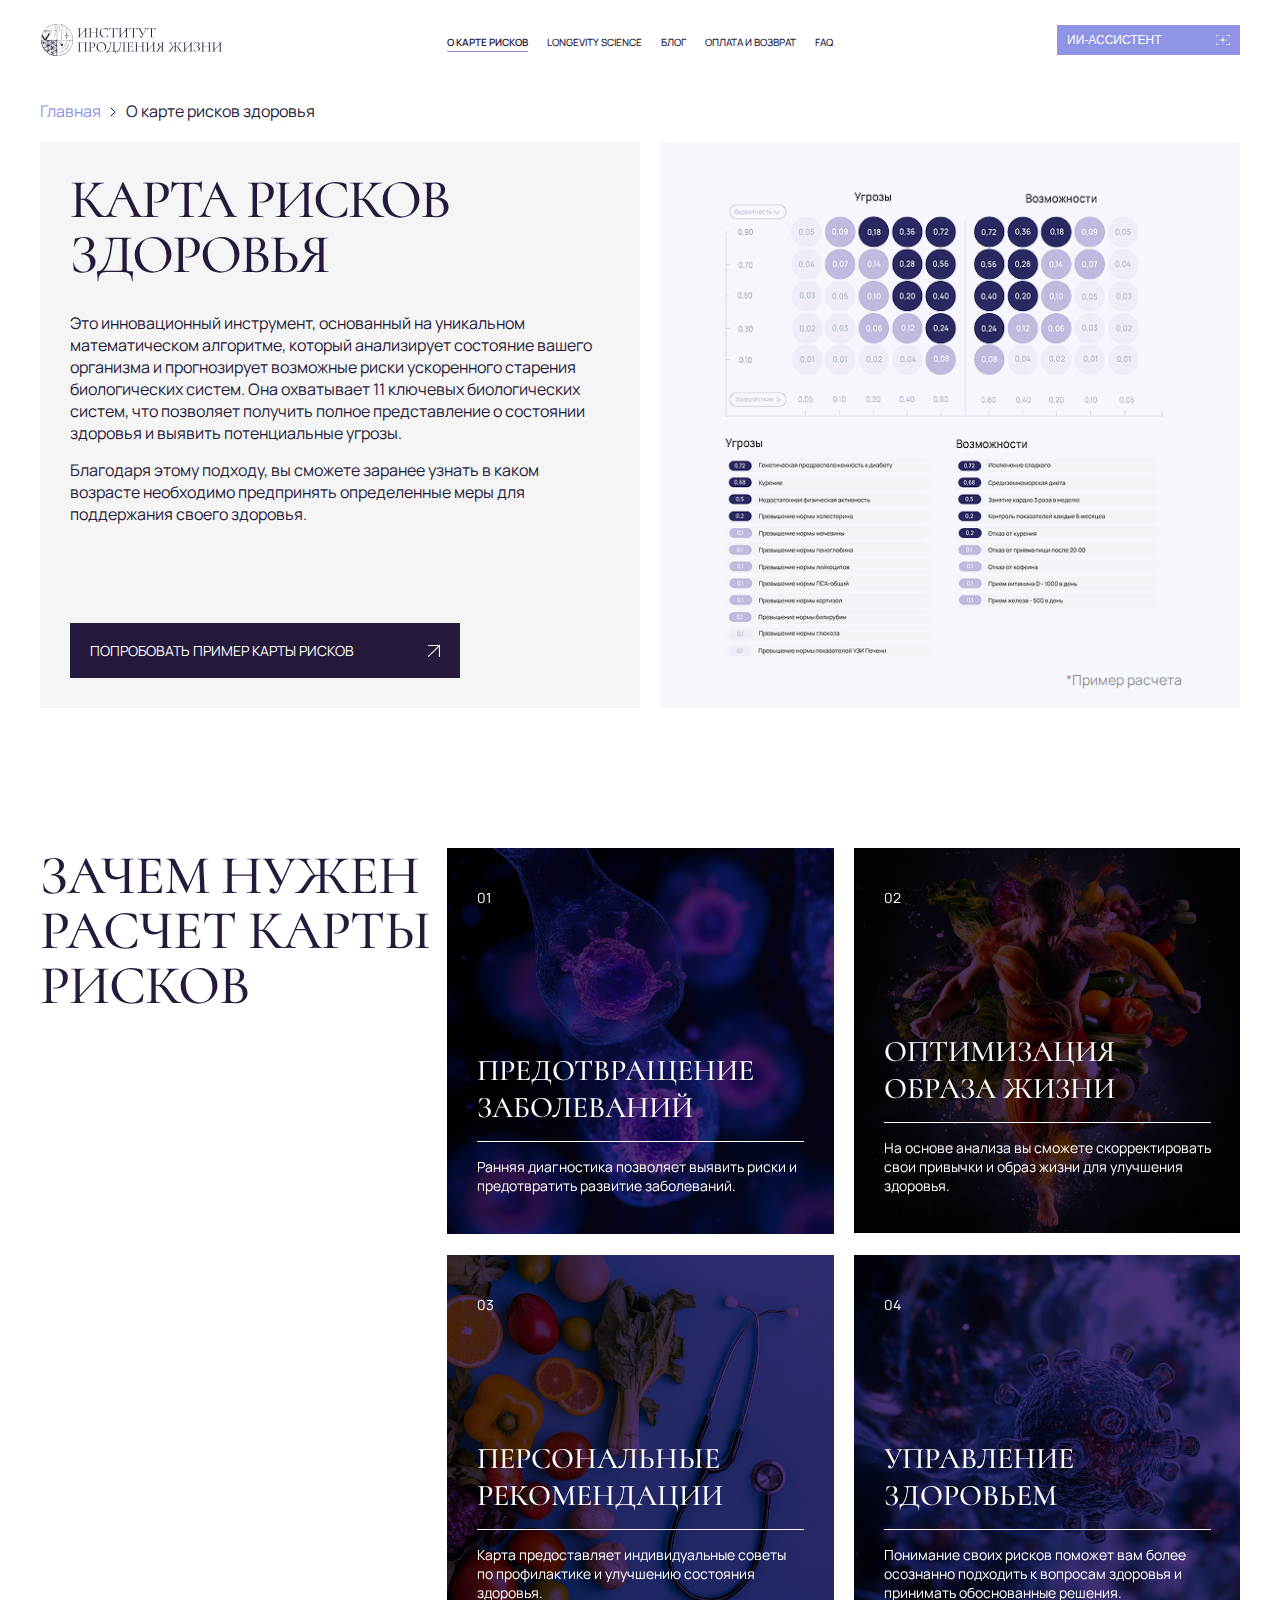
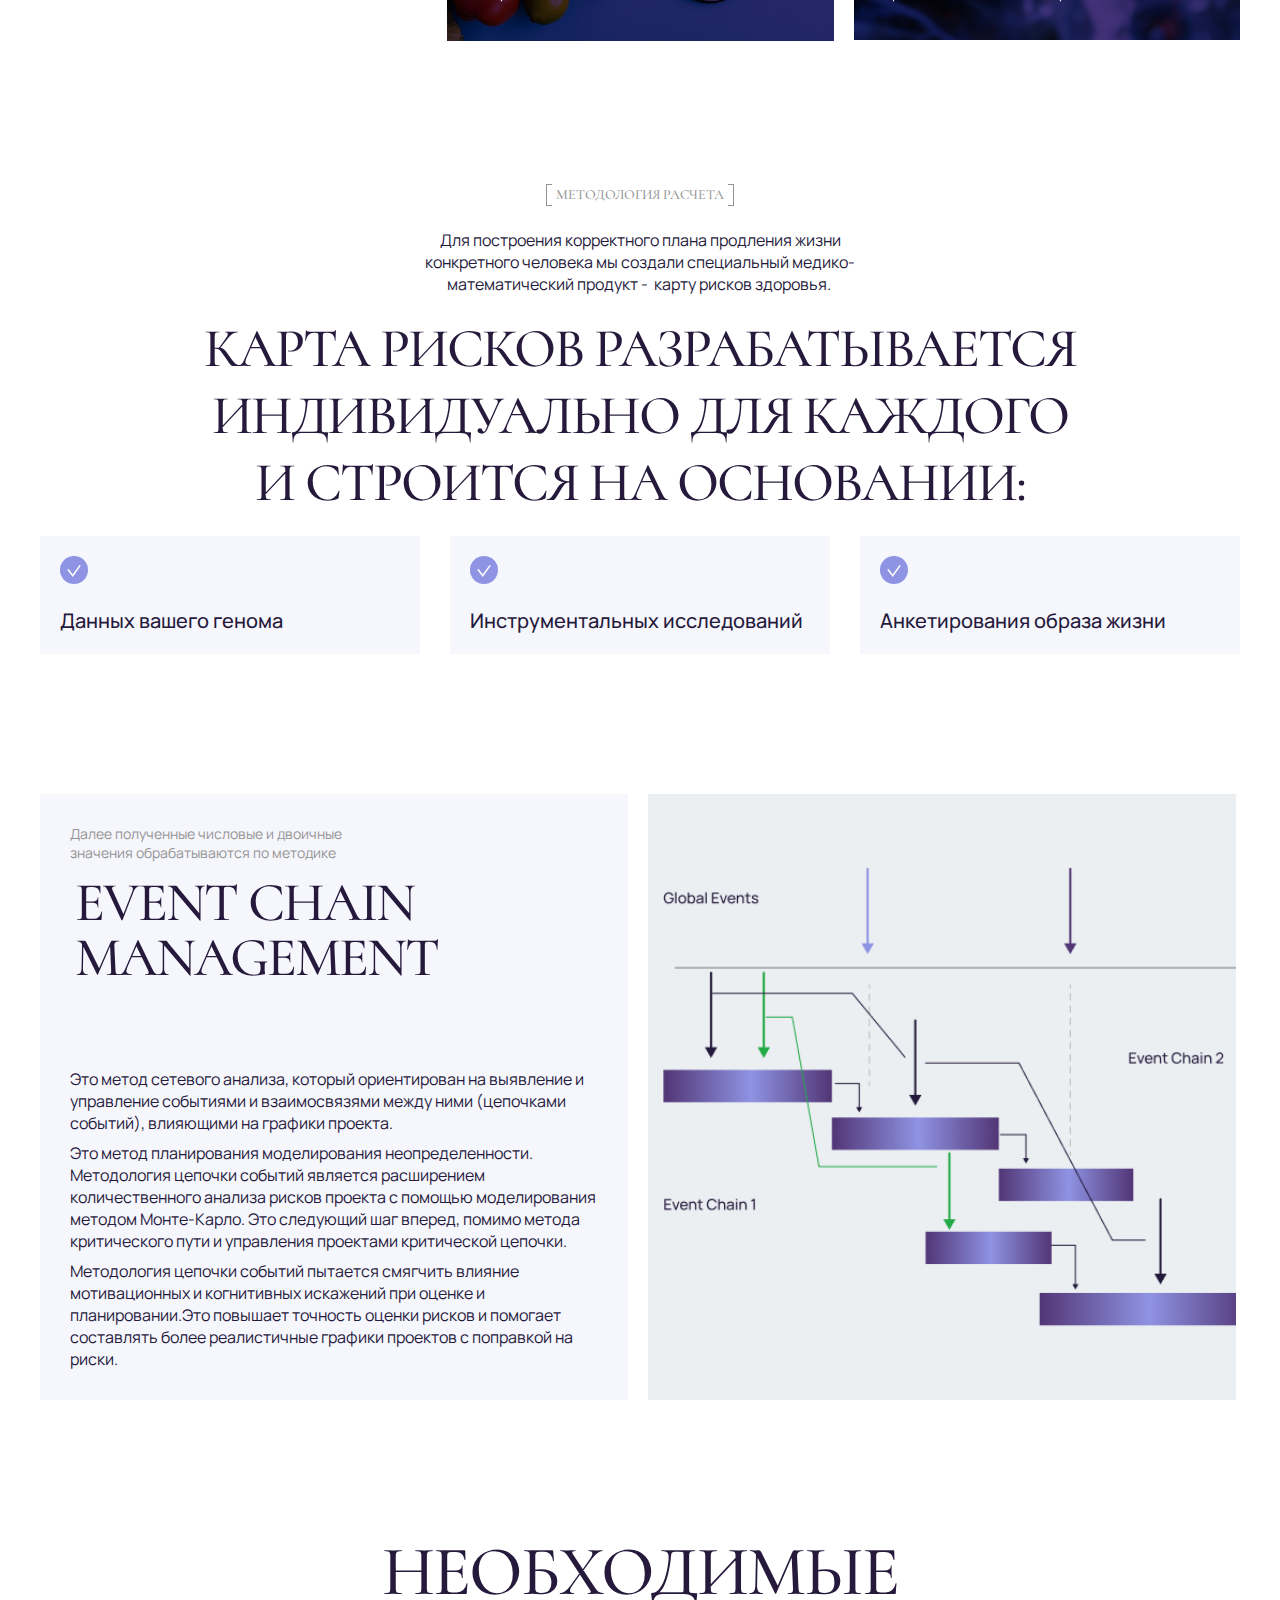
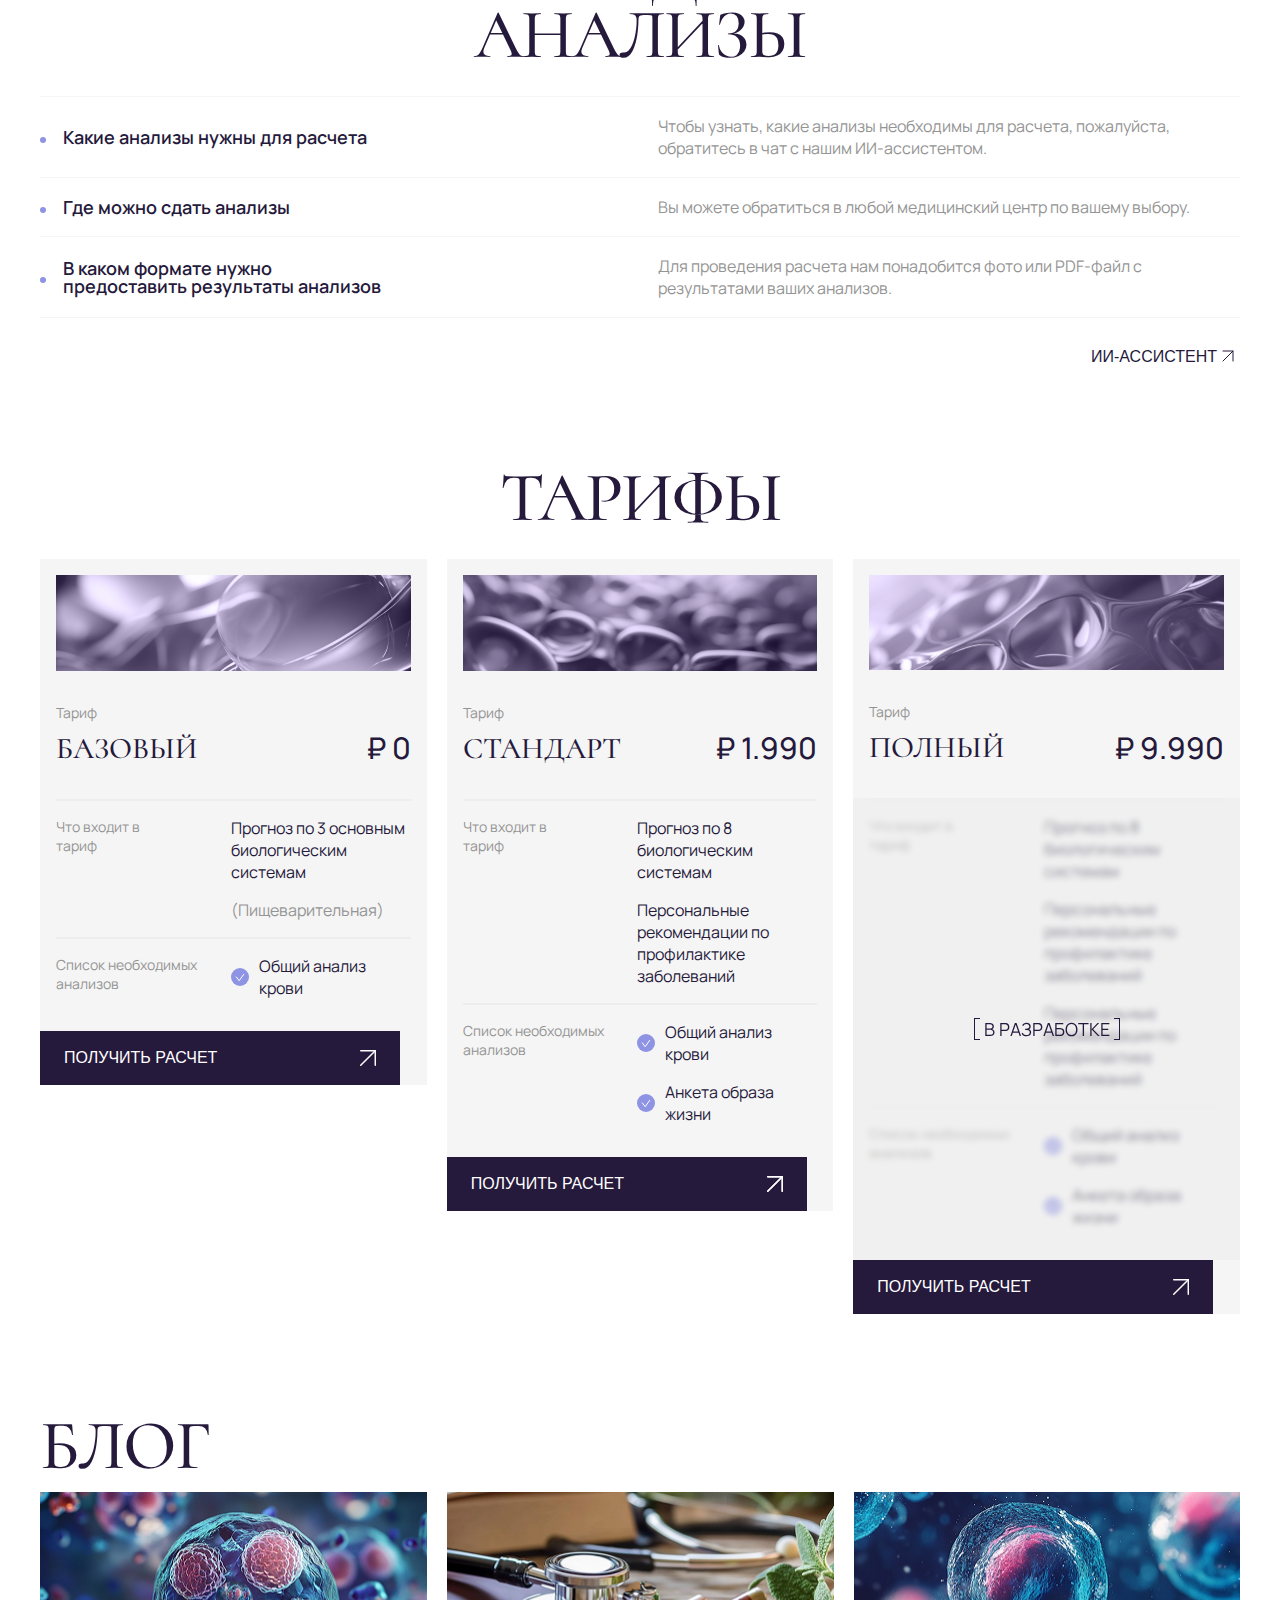
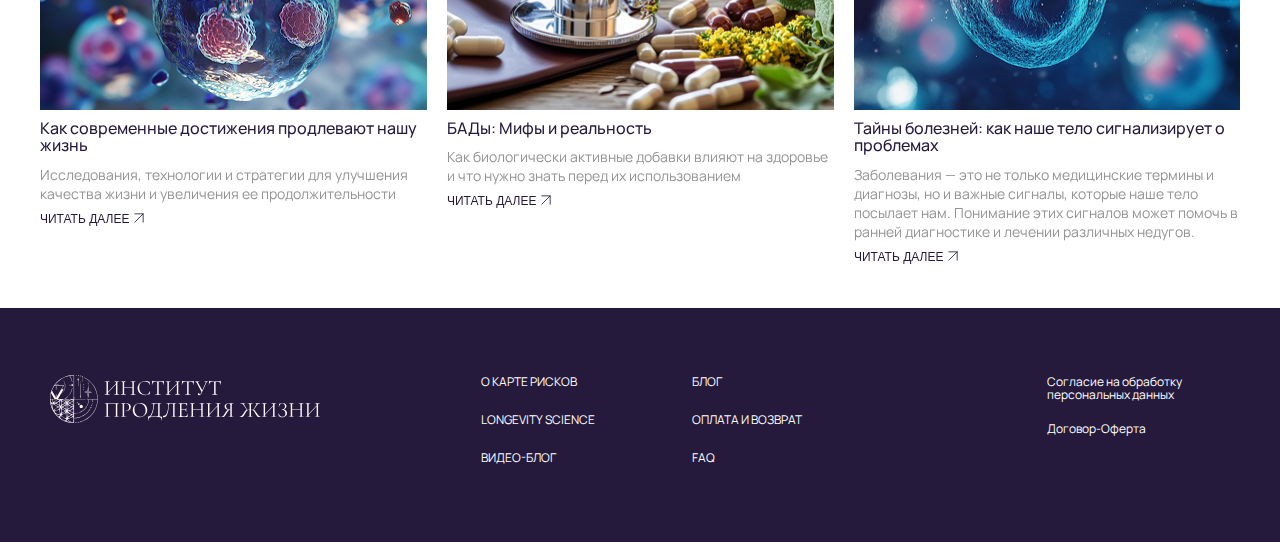
<file: health-risk-map.html>
<!DOCTYPE html>
<html lang="ru">
  <head>
    <meta charset="UTF-8" />
    <meta name="viewport" content="width=device-width,initial-scale=1" />
    <title>Карта рисков здоровья</title>
    <link
      rel="stylesheet"
      href="https://cdn.jsdelivr.net/npm/swiper@11/swiper-bundle.min.css"
    />
    <script src="https://cdn.jsdelivr.net/npm/swiper@11/swiper-bundle.min.js"></script>
    <link rel="stylesheet" href="styles.css" />
    <script defer="defer" src="./bundle.js"></script>
    <link href="./styles.css" rel="stylesheet" />
  </head>
  <body>
    <header class="header">
      <div class="header__container container">
        <div class="header__logo">
          <a href="/"><img src="./images/logo.svg" /></a>
        </div>
        <nav>
          <ul class="header__menu">
            <li>
              <a class="header__link active" href="./health-risk-map.html"
                >О карте рисков</a
              >
            </li>
            <li>
              <a class="header__link" href="./longevity-science.html"
                >longevity science</a
              >
            </li>
            <li><a class="header__link" href="./blog.html">Блог</a></li>
            <li>
              <a class="header__link" href="./payment-and-return.html"
                >оплата и возврат</a
              >
            </li>
            <li><a class="header__link" href="./faq.html">FAQ</a></li>
          </ul>
        </nav>
        <button class="hide-on-desktop button button--burger">
          <img
            class="button__icon"
            src="./images/burger-icon.svg"
            width="33px"
            height="33px"
          />
        </button>
        <button
          class="hide-on-mobile button button--assistant"
          data-button="assistanse"
        >
          <span class="button__title">ИИ-Ассистент</span>
          <img class="button__icon" src="./images/assistant-icon.svg" />
        </button>
      </div>
    </header>
    <div class="mobile-menu">
      <div class="mobile-menu__container">
        <div class="mobile-menu__header">
          <button class="hide-on-desktop button button--rounded button--burger">
            <img class="button__icon" src="./images/close-icon.svg" />
          </button>
        </div>
        <ul class="mobile-menu__menu">
          <li>
            <a class="mobile-menu__link" href="./health-risk-map.html"
              ><span class="mobile-menu__link-title">О карте рисков</span
              ><img
                class="mobile-menu__link-icon"
                src="./images/arrow-right.svg"
            /></a>
          </li>
          <li>
            <a class="mobile-menu__link" href="./longevity-science.html'"
              ><span class="mobile-menu__link-title">longevity science</span
              ><img
                class="mobile-menu__link-icon"
                src="./images/arrow-right.svg"
            /></a>
          </li>
          <li>
            <a class="mobile-menu__link" href="./blog.html"
              ><span class="mobile-menu__link-title">Блог</span
              ><img
                class="mobile-menu__link-icon"
                src="./images/arrow-right.svg"
            /></a>
          </li>
          <li>
            <a class="mobile-menu__link" href="./payment-and-return.html"
              ><span class="mobile-menu__link-title">оплата и возврат</span
              ><img
                class="mobile-menu__link-icon"
                src="./images/arrow-right.svg"
            /></a>
          </li>
          <li>
            <a class="mobile-menu__link" href="./faq.html"
              ><span class="mobile-menu__link-title">FAQ</span
              ><img
                class="mobile-menu__link-icon"
                src="./images/arrow-right.svg"
            /></a>
          </li>
        </ul>
      </div>
    </div>
    <main>
      <section class="section">
        <div class="container breadcrumbs">
          <a href="./" class="breadcrumbs__item">Главная</a>
          <span class="breadcrumbs__item active">О карте рисков здоровья</span>
        </div>
      </section>
      <section class="section health-risks-map-about">
        <div class="container health-risks-map-about__container">
          <div class="health-risks-map-about__description">
            <h2 class="title-h2-1 health-risks-map-about__title">
              Карта рисков здоровья
            </h2>
            <p class="health-risks-map-about__info">
              Это инновационный инструмент, основанный на уникальном
              математическом алгоритме, который анализирует состояние вашего
              организма и прогнозирует возможные риски ускоренного старения
              биологических систем. Она охватывает 11 ключевых биологических
              систем, что позволяет получить полное представление о состоянии
              здоровья и выявить потенциальные угрозы.
            </p>
            <div
              class="hide-on-desktop health-risks-map-about__description-image"
            >
              <img src="./images/health-risks-mobile.png" />
            </div>
            <p class="health-risks-map-about__info">
              Благодаря этому подходу, вы сможете заранее узнать в каком
              возрасте необходимо предпринять определенные меры для поддержания
              своего здоровья.
            </p>
            <a
              class="button button--full button--primary hide-on-mobile"
              href=""
              ><span class="button__title"
                >Попробовать пример КАРТЫ РИСКОВ</span
              >
              <img src="./images/arrow-up-xs.svg" height="12px" width="12px"
            /></a>
          </div>
          <div class="health-risks-map-about__content">
            <img src="./images/health-risks-reduction.png" />
            <span class="health-risks-map-about__content-tooltip"
              >*Пример расчета</span
            >
            <a
              class="button button--full button--primary hide-on-desktop"
              href=""
              ><span class="button__title"
                >Попробовать пример КАРТЫ РИСКОВ</span
              >
              <img src="./images/arrow-up-xs.svg" height="12px" width="12px"
            /></a>
          </div>
        </div>
      </section>
      <section
        class="section risks-map-calculation section--padding-bottom-lg section--padding-top-lg"
      >
        <div class="container risks-map-calculation__container">
          <h2 class="title-h2-1 risks-map-calculation__title">
            Зачем нужен расчет карты рисков
          </h2>
          <div class="risks-map-calculation__slider swiper">
            <div class="swiper-wrapper">
              <div class="risks-map-calculation-slide swiper-slide">
                <div class="risks-map-calculation-slide__image">
                  <img
                    src="./images/risks-map-calculation-slide-1.png"
                    alt=""
                    class=""
                  />
                </div>
                <div class="risks-map-calculation-slide__content">
                  <div class="risks-map-calculation-slide__number">01</div>
                  <span class="risks-map-calculation-slide__title"
                    >Предотвращение заболеваний</span
                  >
                  <p class="risks-map-calculation-slide__description">
                    Ранняя диагностика позволяет выявить риски и предотвратить
                    развитие заболеваний.
                  </p>
                </div>
              </div>
              <div class="risks-map-calculation-slide swiper-slide">
                <div class="risks-map-calculation-slide__image">
                  <img
                    src="./images/risks-map-calculation-slide-2.png"
                    alt=""
                    class=""
                  />
                </div>
                <div class="risks-map-calculation-slide__content">
                  <div class="risks-map-calculation-slide__number">02</div>
                  <span class="risks-map-calculation-slide__title"
                    >Оптимизация образа жизни</span
                  >
                  <p class="risks-map-calculation-slide__description">
                    На основе анализа вы сможете скорректировать свои привычки и
                    образ жизни для улучшения здоровья.
                  </p>
                </div>
              </div>
              <div class="risks-map-calculation-slide swiper-slide">
                <div class="risks-map-calculation-slide__image">
                  <img
                    src="./images/risks-map-calculation-slide-3.png"
                    alt=""
                    class=""
                  />
                </div>
                <div class="risks-map-calculation-slide__content">
                  <div class="risks-map-calculation-slide__number">03</div>
                  <span class="risks-map-calculation-slide__title"
                    >Персональные рекомендации</span
                  >
                  <p class="risks-map-calculation-slide__description">
                    Карта предоставляет индивидуальные советы по профилактике и
                    улучшению состояния здоровья.
                  </p>
                </div>
              </div>
              <div class="risks-map-calculation-slide swiper-slide">
                <div class="risks-map-calculation-slide__image">
                  <img
                    src="./images/risks-map-calculation-slide-4.png"
                    alt=""
                    class=""
                  />
                </div>
                <div class="risks-map-calculation-slide__content">
                  <div class="risks-map-calculation-slide__number">04</div>
                  <span class="risks-map-calculation-slide__title"
                    >Управление здоровьем</span
                  >
                  <p class="risks-map-calculation-slide__description">
                    Понимание своих рисков поможет вам более осознанно подходить
                    к вопросам здоровья и принимать обоснованные решения.
                  </p>
                </div>
              </div>
            </div>
            <div class="swiper-pagination"></div>
          </div>
        </div>
      </section>
      <section
        class="calculation-metodology section section--padding-bottom-lg"
      >
        <div class="container calculation-metodology__container">
          <div class="calculation-metodology__descriptor">
            Методология расчета
          </div>
          <div class="calculation-metodology__subtitle">
            Для построения корректного плана продления жизни конкретного
            человека мы создали специальный медико-математический продукт - 
            карту рисков здоровья. 
          </div>
          <div class="calculation-metodology__title">
            Карта рисков разрабатывается индивидуально для каждого и строится на
            основании:
          </div>
          <div class="calculation-metodology__content">
            <div class="calculation-metodology__item">
              <img
                src="./images/tariff-icon.svg"
                alt=""
                class="calculation-metodology__item-icon"
              />
              <p class="calculation-metodology__item-title">
                Данных вашего генома
              </p>
            </div>
            <div class="calculation-metodology__item">
              <img
                src="./images/tariff-icon.svg"
                alt=""
                class="calculation-metodology__item-icon"
              />
              <p class="calculation-metodology__item-title">
                Инструментальных исследований
              </p>
            </div>
            <div class="calculation-metodology__item">
              <img
                src="./images/tariff-icon.svg"
                alt=""
                class="calculation-metodology__item-icon"
              />
              <p class="calculation-metodology__item-title">
                Анкетирования образа жизни
              </p>
            </div>
          </div>
          <div class="hide-on-desktop calculation-metodology__info">
            Далее полученные числовые и двоичные значения обрабатываются по
            методике Event chain management
          </div>
        </div>
      </section>
      <section class="section event-chain-management">
        <div class="container event-chain-management__container">
          <div class="event-chain-management__info">
            <div class="event-chain-management__subtitle hide-on-mobile">
              Далее полученные числовые и двоичные значения обрабатываются по
              методике
            </div>
            <div class="event-chain-management__title">
              Event chain management
            </div>
            <p class="event-chain-management__text">
              Это метод сетевого анализа, который ориентирован на выявление и
              управление событиями и взаимосвязями между ними (цепочками
              событий), влияющими на графики проекта.
            </p>
            <p class="event-chain-management__text hide-on-mobile">
              Это метод планирования моделирования неопределенности. Методология
              цепочки событий является расширением количественного анализа
              рисков проекта с помощью моделирования методом Монте-Карло. Это
              следующий шаг вперед, помимо метода критического пути и управления
              проектами критической цепочки.
            </p>
            <p class="event-chain-management__text hide-on-mobile">
              Методология цепочки событий пытается смягчить влияние
              мотивационных и когнитивных искажений при оценке и
              планировании.Это повышает точность оценки рисков и помогает
              составлять более реалистичные графики проектов с поправкой на
              риски.
            </p>
          </div>
          <div class="event-chain-management__poster"></div>
          <p class="event-chain-management__text hide-on-desktop">
            Это метод планирования моделирования неопределенности. Методология
            цепочки событий является расширением количественного анализа рисков
            проекта с помощью моделирования методом Монте-Карло. Это следующий
            шаг вперед, помимо метода критического пути и управления проектами
            критической цепочки.
          </p>
          <p class="event-chain-management__text hide-on-desktop">
            Методология цепочки событий пытается смягчить влияние мотивационных
            и когнитивных искажений при оценке и планировании.Это повышает
            точность оценки рисков и помогает составлять более реалистичные
            графики проектов с поправкой на риски.
          </p>
        </div>
      </section>
      <section class="section section--padding-top-lg necessary-tests">
        <div class="container necessary-tests__container">
          <h2 class="title-h2-2 necessary-tests__title">Необходимые анализы</h2>
          <div class="necessary-tests__list">
            <div class="necessary-tests__item">
              <p class="necessary-tests__item-title">
                Какие анализы нужны для расчета
              </p>
              <p class="necessary-tests__item-description">
                Чтобы узнать, какие анализы необходимы для расчета, пожалуйста,
                обратитесь в чат с нашим ИИ-ассистентом.
              </p>
            </div>
            <div class="necessary-tests__item">
              <p class="necessary-tests__item-title">Где можно сдать анализы</p>
              <p class="necessary-tests__item-description">
                Вы можете обратиться в любой медицинский центр по вашему выбору.
              </p>
            </div>
            <div class="necessary-tests__item">
              <p class="necessary-tests__item-title">
                В каком формате нужно предоставить результаты анализов
              </p>
              <p class="necessary-tests__item-description">
                Для проведения расчета нам понадобится фото или PDF-файл с
                результатами ваших анализов.
              </p>
            </div>
          </div>
          <button class="button button--inline hide-on-mobile">
            <span class="button__title">ИИ-Ассистент</span>
            <div class="button__icon"></div>
          </button>
          <button
            class="button button--full button--primary hide-on-desktop"
            download=""
            href=""
          >
            <span class="button__title">ИИ-Ассистент</span>
            <img src="./images/arrow-up-xs.svg" height="12px" width="12px" />
          </button>
        </div>
      </section>
      <section class="section tariffs">
        <div class="container tariffs__container">
          <h2 class="title-h2-2 center-align-desktop center-align-mobile">
            ТАРИФЫ
          </h2>
          <div class="tariffs__list">
            <div class="tariff-item">
              <div class="tariff__header">
                <img class="tariff__icon" src="./images/tariff-base.png" />
                <span class="tariff__subtitle">Тариф</span>
                <div class="tariff__title">
                  <p class="tariff__name">Базовый</p>
                  <p class="tariff__price">₽ 0</p>
                </div>
              </div>
              <div class="tariff__description">
                <div class="tariff__description-item">
                  <p class="tariff__description-item-title">
                    Что входит в<br />тариф
                  </p>
                  <div class="tariff__description-item-info">
                    <p class="tariff__description-item-text">
                      Прогноз по 3 основным биологическим системам
                    </p>
                    <p class="tariff__description-item-tooltip">
                      (Пищеварительная)
                    </p>
                  </div>
                </div>
                <div class="tariff__description-item">
                  <p class="tariff__description-item-title">
                    Список необходимых анализов
                  </p>
                  <div
                    class="tariff__description-item-info tariff__description-item-info--with-icon"
                  >
                    <p class="tariff__description-item-text">
                      <img src="./images/tariff-icon.svg" />Общий анализ крови
                    </p>
                  </div>
                </div>
              </div>
              <button class="button button--primary button--full">
                <span class="button__title">ПОЛУЧИТЬ РАСЧЕТ</span>
                <div class="button__icon"></div>
              </button>
            </div>
            <div class="tariff-item">
              <div class="tariff__header">
                <img class="tariff__icon" src="./images/tariff-standart.png" />
                <span class="tariff__subtitle">Тариф</span>
                <div class="tariff__title">
                  <p class="tariff__name">Стандарт</p>
                  <p class="tariff__price">₽ 1.990</p>
                </div>
              </div>
              <div class="tariff__description">
                <div class="tariff__description-item">
                  <p class="tariff__description-item-title">
                    Что входит в<br />тариф
                  </p>
                  <div class="tariff__description-item-info">
                    <p class="tariff__description-item-text">
                      Прогноз по 8 биологическим системам
                    </p>
                    <p class="tariff__description-item-text">
                      Персональные рекомендации по профилактике заболеваний
                    </p>
                  </div>
                </div>
                <div class="tariff__description-item">
                  <p class="tariff__description-item-title">
                    Список необходимых анализов
                  </p>
                  <div
                    class="tariff__description-item-info tariff__description-item-info--with-icon"
                  >
                    <p class="tariff__description-item-text">
                      <img src="./images/tariff-icon.svg" />Общий анализ крови
                    </p>
                    <p class="tariff__description-item-text">
                      <img src="./images/tariff-icon.svg" />Анкета образа жизни
                    </p>
                  </div>
                </div>
              </div>
              <button class="button button--primary button--full">
                <span class="button__title">ПОЛУЧИТЬ РАСЧЕТ</span>
                <div class="button__icon">
                  <img src="./images/arrow-up-xs.svg" alt="" />
                </div>
              </button>
            </div>
            <div class="tariff-item">
              <div class="tariff__header">
                <img class="tariff__icon" src="./images/tariff-full.png" />
                <span class="tariff__subtitle">Тариф</span>
                <div class="tariff__title">
                  <p class="tariff__name">Полный</p>
                  <p class="tariff__price">₽ 9.990</p>
                </div>
              </div>
              <div class="tariff__description">
                <div class="tariff__description-item">
                  <p class="tariff__description-item-title">
                    Что входит в<br />тариф
                  </p>
                  <div class="tariff__description-item-info">
                    <p class="tariff__description-item-text">
                      Прогноз по 8 биологическим системам
                    </p>
                    <p class="tariff__description-item-text">
                      Персональные рекомендации по профилактике заболеваний
                    </p>
                    <p class="tariff__description-item-text">
                      Персональные рекомендации по профилактике заболеваний
                    </p>
                  </div>
                </div>
                <div class="tariff__description-item">
                  <p class="tariff__description-item-title">
                    Список необходимых анализов
                  </p>
                  <div
                    class="tariff__description-item-info tariff__description-item-info--with-icon"
                  >
                    <p class="tariff__description-item-text">
                      <img src="./images/tariff-icon.svg" />Общий анализ крови
                    </p>
                    <p class="tariff__description-item-text">
                      <img src="./images/tariff-icon.svg" />Анкета образа жизни
                    </p>
                  </div>
                </div>
                <div class="tariff__overlay">
                  <div class="descriptor tariff__descriptor">в разработке</div>
                </div>
              </div>
              <button class="button button--primary button--full">
                <span class="button__title">ПОЛУЧИТЬ РАСЧЕТ</span>
                <div class="button__icon"></div>
              </button>
            </div>
          </div>
        </div>
      </section>
      <section class="section blog">
        <div class="container blog__container">
          <h2 class="title-h2-2 blog__title">Блог</h2>
          <div class="blog__slider swiper">
            <div class="swiper-wrapper">
              <a href="./" class="blog__slide swiper-slide"
                ><img
                  src="./images/blog-slide-1.png"
                  class="blog__slide-image"
                />
                <div class="blog__slide-title">
                  Как современные достижения продлевают нашу жизнь
                </div>
                <div class="blog__slide-description">
                  Исследования, технологии и стратегии для улучшения качества
                  жизни и увеличения ее продолжительности
                </div>
                <button class="button button--inline">
                  <span class="button__title">Читать далее</span>
                  <div class="button__icon"></div>
                </button> </a
              ><a href="./" class="blog__slide swiper-slide"
                ><img
                  src="./images/blog-slide-2.png"
                  class="blog__slide-image"
                />
                <div class="blog__slide-title">БАДы: Мифы и реальность</div>
                <div class="blog__slide-description">
                  Как биологически активные добавки влияют на здоровье и что
                  нужно знать перед их использованием
                </div>
                <button class="button button--inline">
                  <span class="button__title">Читать далее</span>
                  <div class="button__icon"></div>
                </button> </a
              ><a href="./" class="blog__slide swiper-slide"
                ><img
                  src="./images/blog-slide-3.png"
                  class="blog__slide-image" />
                <div class="blog__slide-title">
                  Тайны болезней: как наше тело сигнализирует о проблемах
                </div>
                <div class="blog__slide-description">
                  Заболевания — это не только медицинские термины и диагнозы, но
                  и важные сигналы, которые наше тело посылает нам. Понимание
                  этих сигналов может помочь в ранней диагностике и лечении
                  различных недугов.
                </div>
                <button class="button button--inline">
                  <span class="button__title">Читать далее</span>
                  <div class="button__icon"></div></button
              ></a>
            </div>
            <div class="swiper-pagination"></div>
          </div>
          <a
            href="./blog.html"
            class="button button--full button--primary hide-on-desktop"
            ><span class="button__title">Перейти в блог</span>
            <img src="./images/arrow-up-xs.svg" height="12px" width="12px"
          /></a>
        </div>
      </section>
      <section class="section hide-on-desktop">
        <div class="container container--flex container-ai-assistant-fixed">
          <button
            class="hide-on-desktop button--assistant button--fixed button--primary"
            data-button="assistanse"
            id="fixed"
          >
            <img class="button__icon" src="./images/assistant-icon.svg" />
          </button>
        </div>
      </section>
    </main>
    <footer class="footer">
      <div class="container footer__container">
        <div class="footer__logo">
          <a href="./"><img src="./images/logo-inverted.svg" /></a>
        </div>
        <nav class="footer__navigation">
          <div class="footer__navigation-links">
            <a href="./health-risk-map.html" class="footer__navigation-link"
              >О карте рисков</a
            >
            <a href="./longevity-science.html'" class="footer__navigation-link"
              >LONGEVITY SCIENCE</a
            >
            <a href="./blog.html" class="footer__navigation-link">ВИДЕО-БЛОГ</a>
          </div>
          <div class="footer__navigation-links">
            <a href="./blog.html" class="footer__navigation-link">БЛОГ</a>
            <a href="./payment-and-return.html" class="footer__navigation-link"
              >ОПЛАТА и возврат</a
            >
            <a href="./faq.html" class="footer__navigation-link">FAQ</a>
          </div>
        </nav>
        <div class="footer__navigation-docs">
          <a href="./" class="footer__navigation-doc"
            >Согласие на обработку персональных данных</a
          >
          <a href="./" class="footer__navigation-doc">Договор-Оферта</a>
        </div>
      </div>
    </footer>
    <script src="bundle.js"></script>
  </body>
</html>
</file>
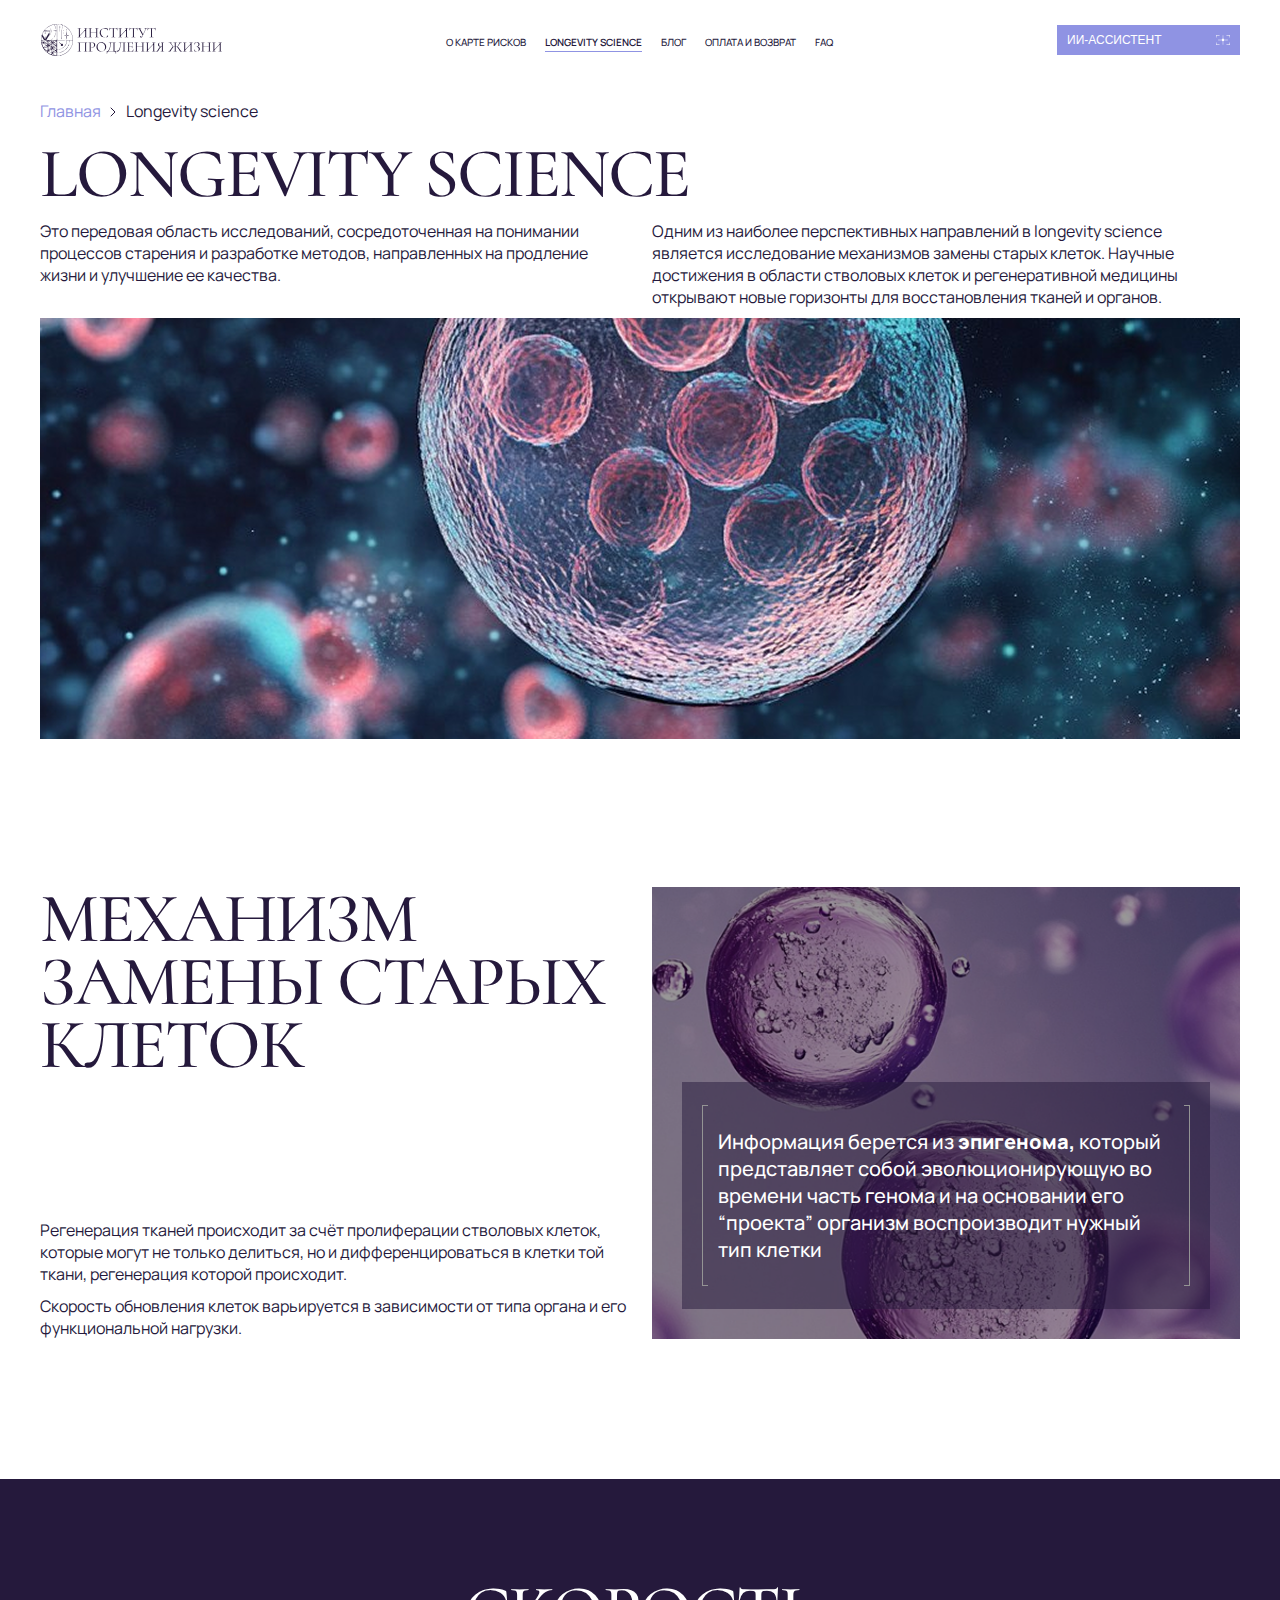
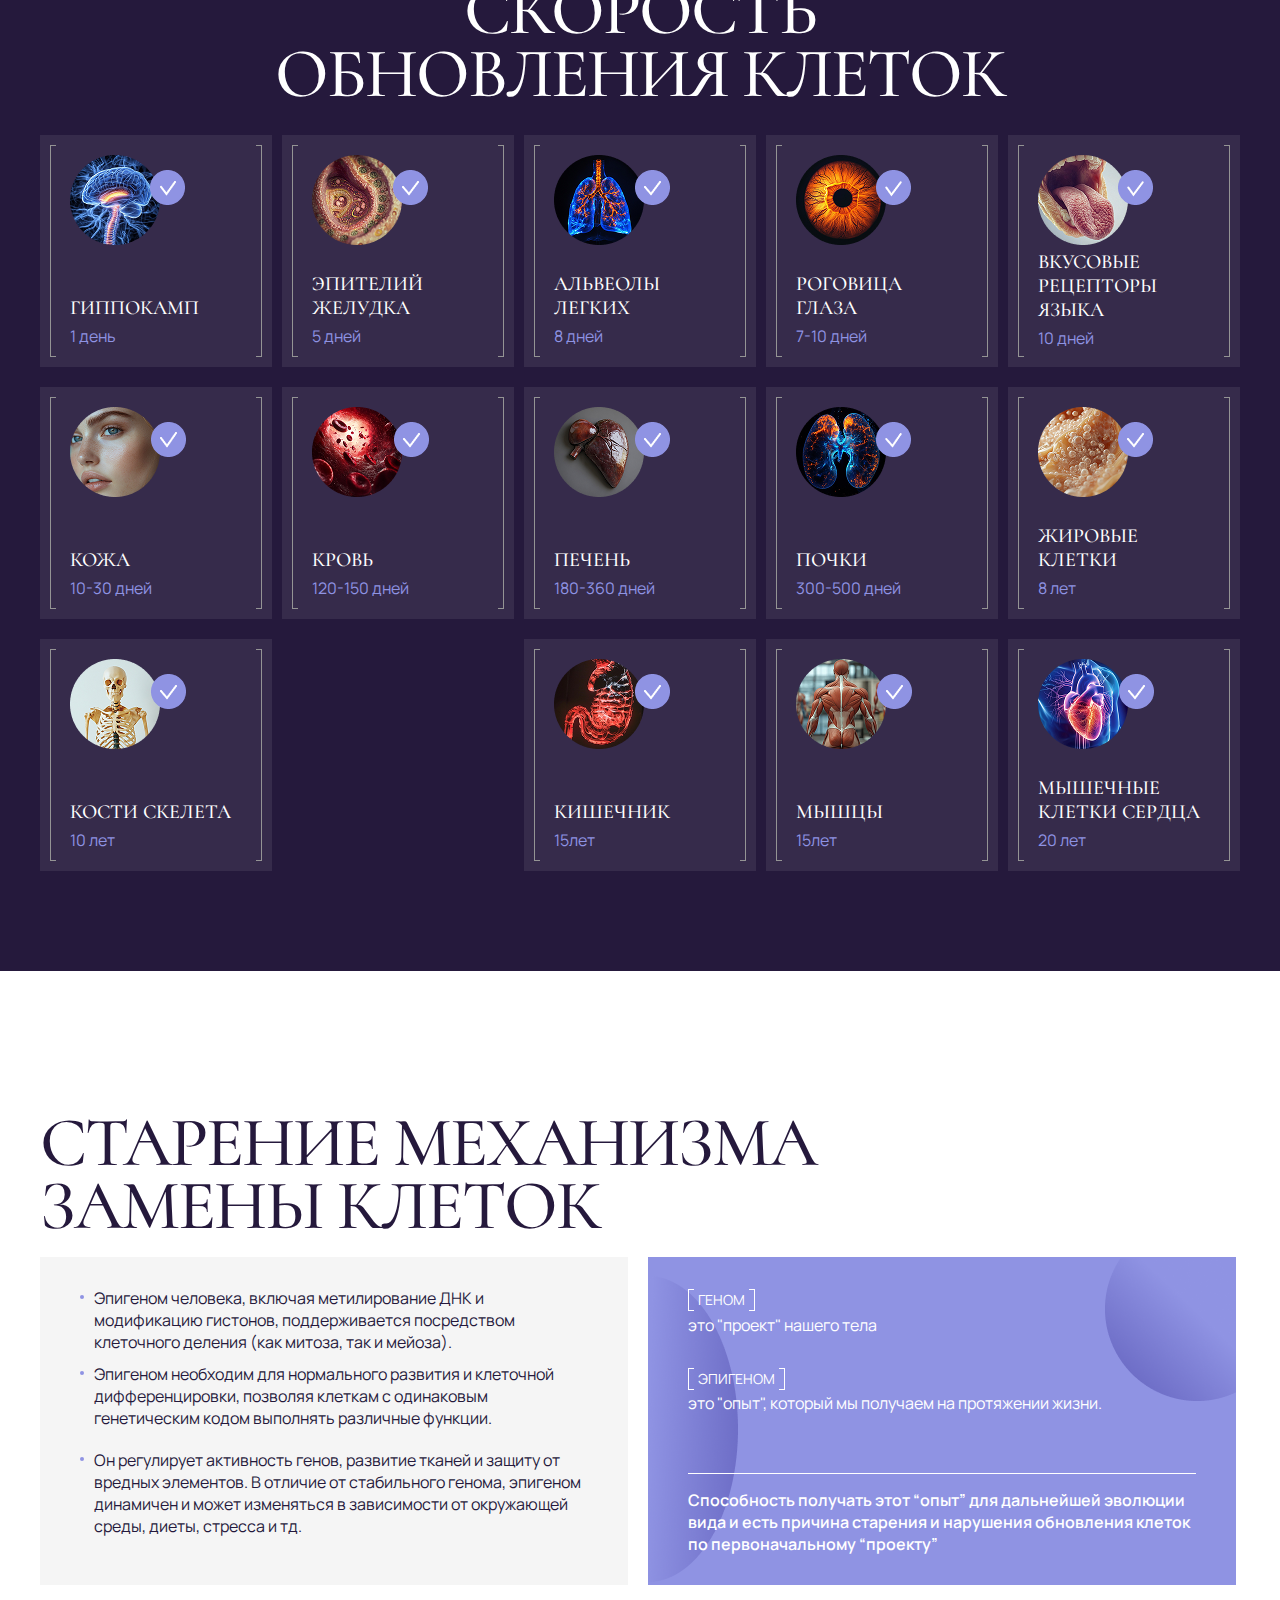
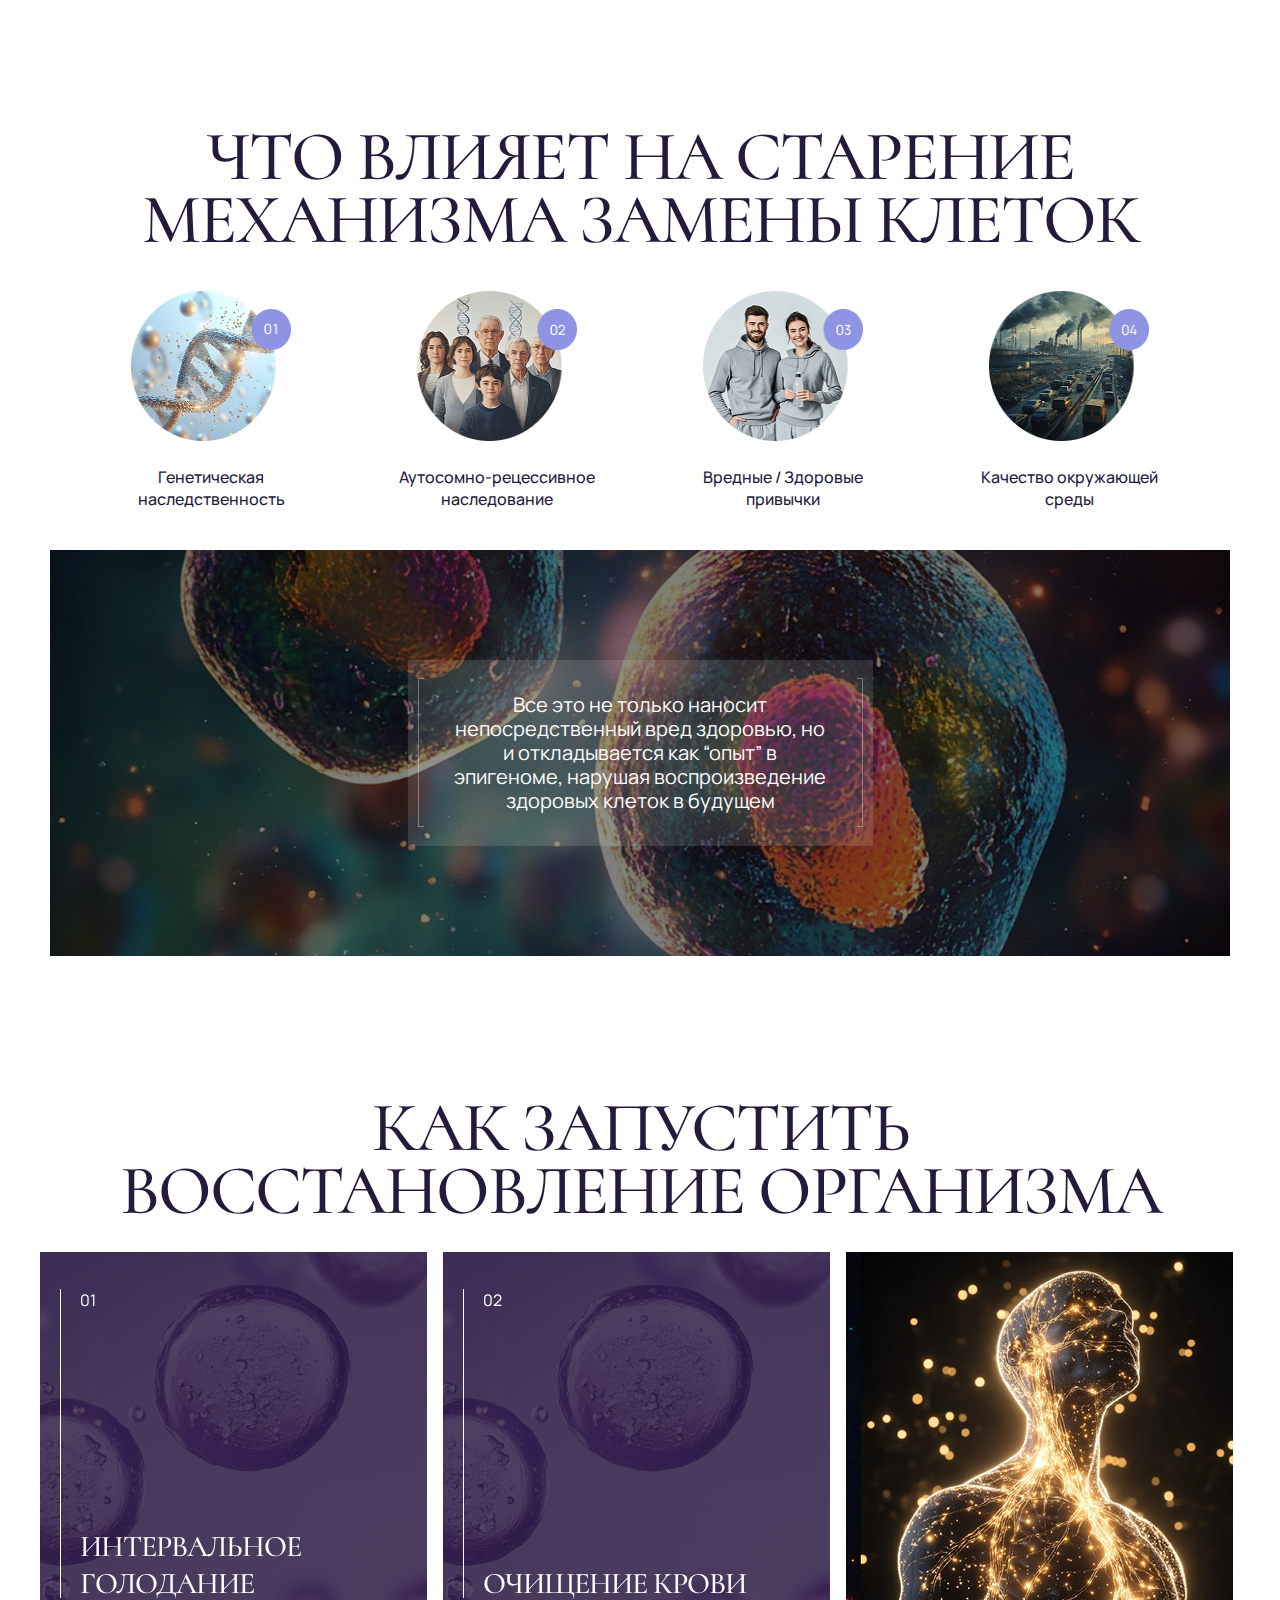
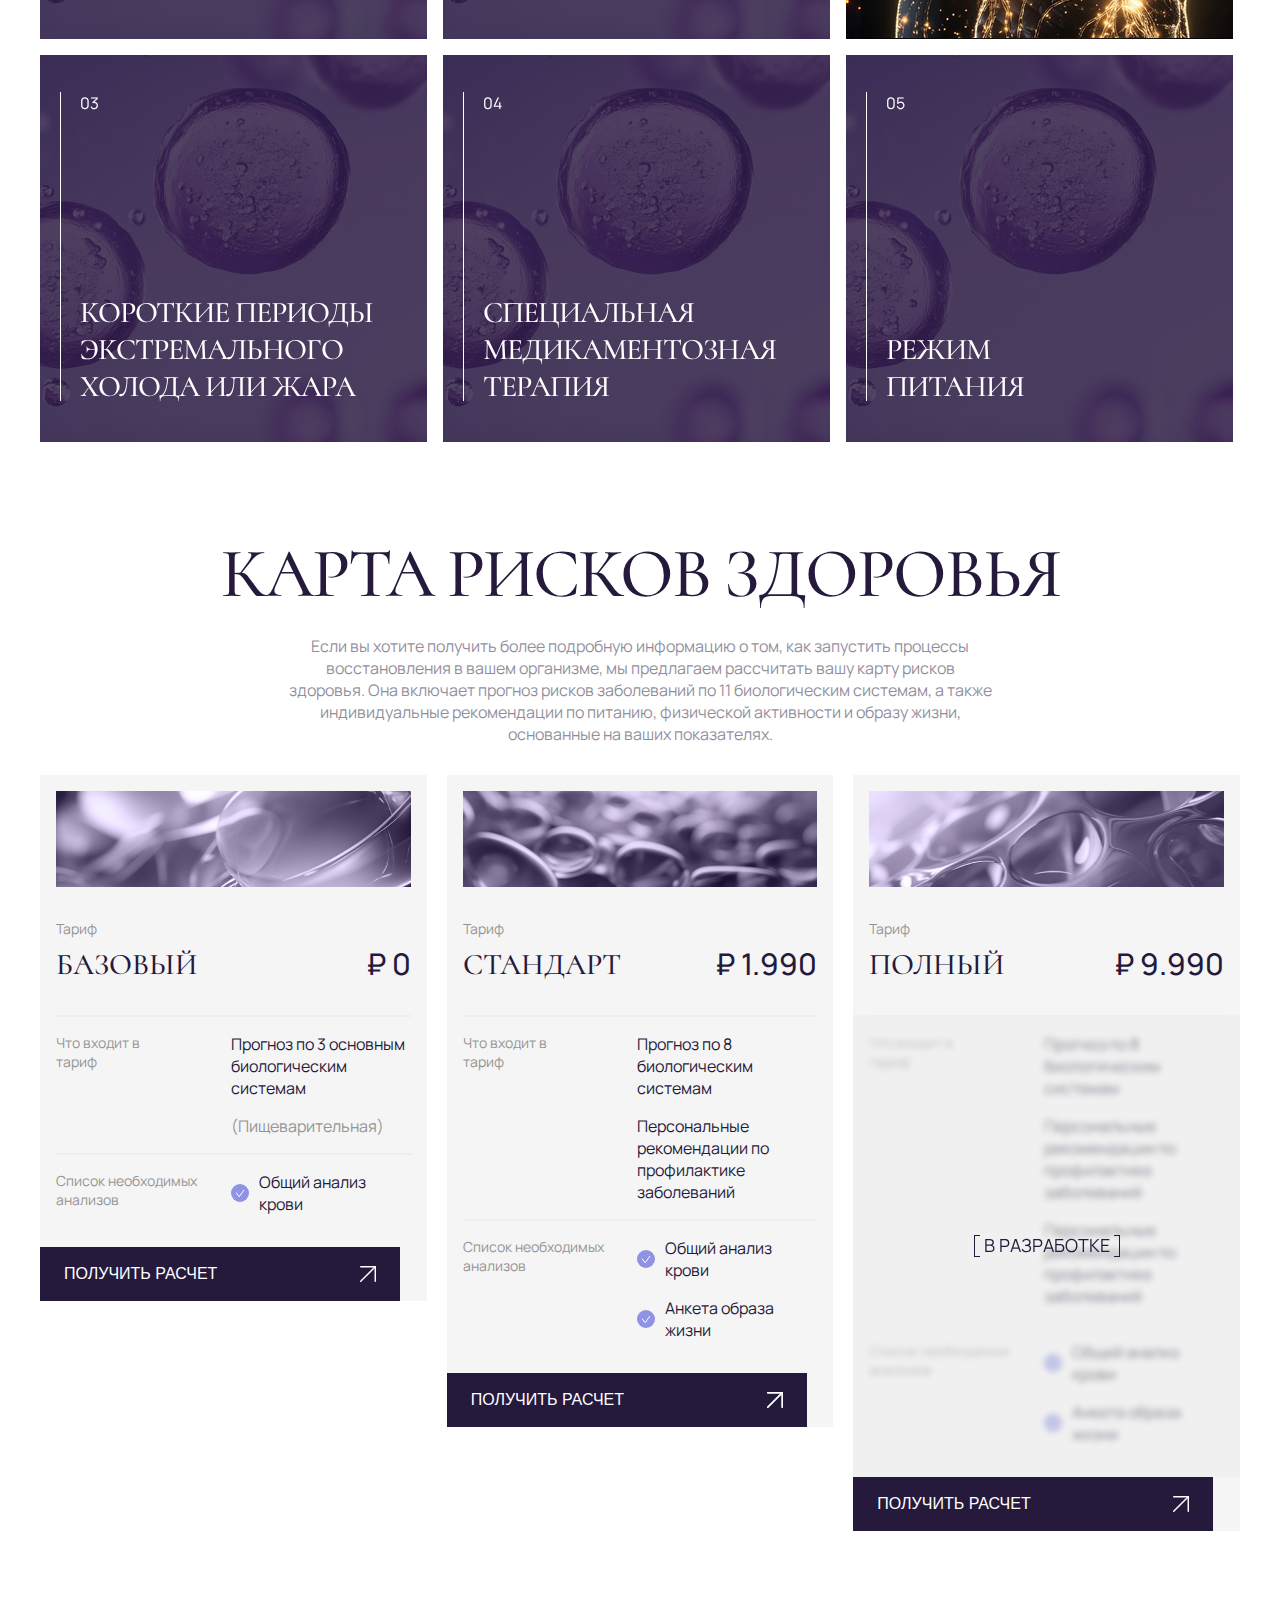
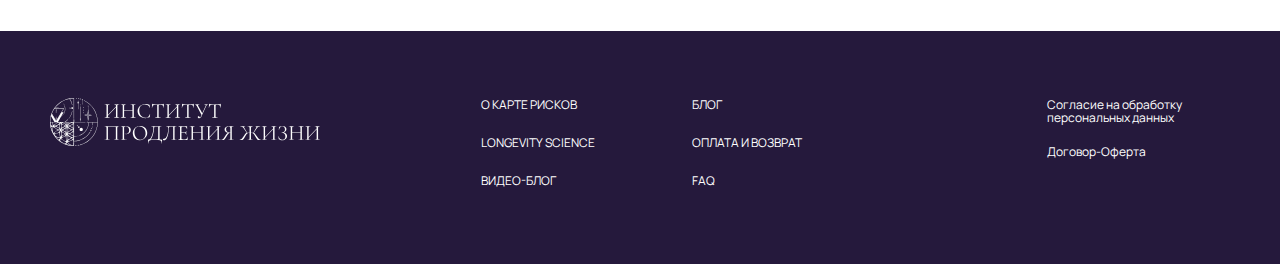
<file: longevity-science.html>
<!doctype html><html lang="ru"><head><meta charset="UTF-8"><meta name="viewport" content="width=device-width,initial-scale=1"><title>Longevity science</title><link rel="stylesheet" href="https://cdn.jsdelivr.net/npm/swiper@11/swiper-bundle.min.css"/><script src="https://cdn.jsdelivr.net/npm/swiper@11/swiper-bundle.min.js"></script><link rel="stylesheet" href="styles.css"><script defer="defer" src="./bundle.js"></script><link href="./styles.css" rel="stylesheet"></head><body><header class="header"><div class="header__container container"><div class="header__logo"><a href="/"><img src="./images/logo.svg"/></a></div><nav><ul class="header__menu"><li><a class="header__link" href="./health-risk-map.html">О карте рисков</a></li><li><a class="header__link active" href="./longevity-science.html">longevity science</a></li><li><a class="header__link" href="./blog.html">Блог</a></li><li><a class="header__link" href="./payment-and-return.html">оплата и возврат</a></li><li><a class="header__link" href="./faq.html">FAQ</a></li></ul></nav><button class="hide-on-desktop button button--burger"><img class="button__icon" src="./images/burger-icon.svg" width="33px" height="33px"/></button> <button class="hide-on-mobile button button--assistant" data-button="assistanse"><span class="button__title">ИИ-Ассистент</span> <img class="button__icon" src="./images/assistant-icon.svg"/></button></div></header><div class="mobile-menu"><div class="mobile-menu__container"><div class="mobile-menu__header"><button class="hide-on-desktop button button--rounded button--burger"><img class="button__icon" src="./images/close-icon.svg"/></button></div><ul class="mobile-menu__menu"><li><a class="mobile-menu__link" href="./health-risk-map.html"><span class="mobile-menu__link-title">О карте рисков</span><img class="mobile-menu__link-icon" src="./images/arrow-right.svg"/></a></li><li><a class="mobile-menu__link" href="./longevity-science.html'"><span class="mobile-menu__link-title">longevity science</span><img class="mobile-menu__link-icon" src="./images/arrow-right.svg"/></a></li><li><a class="mobile-menu__link" href="./blog.html"><span class="mobile-menu__link-title">Блог</span><img class="mobile-menu__link-icon" src="./images/arrow-right.svg"/></a></li><li><a class="mobile-menu__link" href="./payment-and-return.html"><span class="mobile-menu__link-title">оплата и возврат</span><img class="mobile-menu__link-icon" src="./images/arrow-right.svg"/></a></li><li><a class="mobile-menu__link" href="./faq.html"><span class="mobile-menu__link-title">FAQ</span><img class="mobile-menu__link-icon" src="./images/arrow-right.svg"/></a></li></ul></div></div><main><section class="section"><div class="container breadcrumbs"><a href="./" class="breadcrumbs__item">Главная</a> <span class="breadcrumbs__item active">Longevity science</span></div></section><section class="section longevity-science"><div class="container longevity-science__container"><h2 class="longevity-science__title title-h2-2">Longevity science</h2><p class="longevity-science__text">Это передовая область исследований, сосредоточенная на понимании процессов старения и разработке методов, направленных на продление жизни и улучшение ее качества.</p><div class="longevity-science__poster"><picture class=""><source srcset="./images/banner-longevity-desktop.png" media="(min-width: 1220px)"/><img src="./images/banner-longevity.png"/></picture></div><p class="longevity-science__text">Одним из наиболее перспективных направлений в longevity science является исследование механизмов замены старых клеток. Научные достижения в области стволовых клеток и регенеративной медицины открывают новые горизонты для восстановления тканей и органов. </p></div></section><section class="section aging-mechanism section--padding-top-lg section--padding-bottom-lg"><div class="container aging-mechanism__container"><h2 class="title-h2-2 aging-mechanism__title">Механизм замены старых клеток</h2><p class="aging-mechanism__info">Регенерация тканей происходит за счёт пролиферации стволовых клеток, которые могут не только делиться, но и дифференцироваться в клетки той ткани, регенерация которой происходит.</p><p class="aging-mechanism__info">Скорость обновления клеток варьируется в зависимости от типа органа и его функциональной нагрузки.</p><div class="aging-mechanism__content"><div class="aging-mechanism__content-text">Информация берется из <span class="bold">эпигенома,</span> который представляет собой эволюционирующую во времени часть генома и на основании его “проекта” организм воспроизводит нужный тип клетки</div></div></div></section><section class="section cell-renewal-rate section--padding-top-md section--padding-bottom-md"><div class="container cell-renewal-rate__container"><div class="cell-renewal-rate__descriptor descriptor hide-on-desktop">скорость обновления клеток</div><h2 class="title-h2-2 cell-renewal-rate__title hide-on-mobile">скорость<br>обновления клеток</h2><div class="cell-renewal-rate__content"><div class="cell-renewal-rate__content-item"><div class="cell-renewal-rate__content-item-icon"><picture class=""><source srcset="./images/cell-renewal/cell-renewal-1-desktop.png" media="(min-width: 1220px)"/><img src="./images/cell-renewal/cell-renewal-1-mobile.png"/></picture></div><div class="cell-renewal-rate__content-item-title">Гиппокамп</div><div class="cell-renewal-rate__content-item-info">1 день</div></div><div class="cell-renewal-rate__content-item"><div class="cell-renewal-rate__content-item-icon"><picture class=""><source srcset="./images/cell-renewal/cell-renewal-2-desktop.png" media="(min-width: 1220px)"/><img src="./images/cell-renewal/cell-renewal-2-mobile.png"/></picture></div><div class="cell-renewal-rate__content-item-title">Эпителий желудка</div><div class="cell-renewal-rate__content-item-info">5 дней</div></div><div class="cell-renewal-rate__content-item"><div class="cell-renewal-rate__content-item-icon"><picture class=""><source srcset="./images/cell-renewal/cell-renewal-3-desktop.png" media="(min-width: 1220px)"/><img src="./images/cell-renewal/cell-renewal-3-mobile.png"/></picture></div><div class="cell-renewal-rate__content-item-title">Альвеолы легких</div><div class="cell-renewal-rate__content-item-info">8 дней</div></div><div class="cell-renewal-rate__content-item"><div class="cell-renewal-rate__content-item-icon"><picture class=""><source srcset="./images/cell-renewal/cell-renewal-4-desktop.png" media="(min-width: 1220px)"/><img src="./images/cell-renewal/cell-renewal-4-mobile.png"/></picture></div><div class="cell-renewal-rate__content-item-title">Роговица глаза</div><div class="cell-renewal-rate__content-item-info">7-10 дней</div></div><div class="cell-renewal-rate__content-item"><div class="cell-renewal-rate__content-item-icon"><picture class=""><source srcset="./images/cell-renewal/cell-renewal-5-desktop.png" media="(min-width: 1220px)"/><img src="./images/cell-renewal/cell-renewal-5-mobile.png"/></picture></div><div class="cell-renewal-rate__content-item-title">Вкусовые рецепторы языка</div><div class="cell-renewal-rate__content-item-info">10 дней</div></div><div class="cell-renewal-rate__content-item"><div class="cell-renewal-rate__content-item-icon"><picture class=""><source srcset="./images/cell-renewal/cell-renewal-6-desktop.png" media="(min-width: 1220px)"/><img src="./images/cell-renewal/cell-renewal-6-mobile.png"/></picture></div><div class="cell-renewal-rate__content-item-title">Кожа</div><div class="cell-renewal-rate__content-item-info">10-30 дней</div></div><div class="cell-renewal-rate__content-item"><div class="cell-renewal-rate__content-item-icon"><picture class=""><source srcset="./images/cell-renewal/cell-renewal-7-desktop.png" media="(min-width: 1220px)"/><img src="./images/cell-renewal/cell-renewal-7-mobile.png"/></picture></div><div class="cell-renewal-rate__content-item-title">кровь</div><div class="cell-renewal-rate__content-item-info">120-150 дней</div></div><div class="cell-renewal-rate__content-item"><div class="cell-renewal-rate__content-item-icon"><picture class=""><source srcset="./images/cell-renewal/cell-renewal-8-desktop.png" media="(min-width: 1220px)"/><img src="./images/cell-renewal/cell-renewal-8-mobile.png"/></picture></div><div class="cell-renewal-rate__content-item-title">печень</div><div class="cell-renewal-rate__content-item-info">180-360 дней</div></div><div class="cell-renewal-rate__content-item"><div class="cell-renewal-rate__content-item-icon"><picture class=""><source srcset="./images/cell-renewal/cell-renewal-9-desktop.png" media="(min-width: 1220px)"/><img src="./images/cell-renewal/cell-renewal-9-mobile.png"/></picture></div><div class="cell-renewal-rate__content-item-title">почки</div><div class="cell-renewal-rate__content-item-info">300-500 дней</div></div><div class="cell-renewal-rate__content-item"><div class="cell-renewal-rate__content-item-icon"><picture class=""><source srcset="./images/cell-renewal/cell-renewal-10-desktop.png" media="(min-width: 1220px)"/><img src="./images/cell-renewal/cell-renewal-10-mobile.png"/></picture></div><div class="cell-renewal-rate__content-item-title">жировые клетки</div><div class="cell-renewal-rate__content-item-info">8 лет</div></div><div class="cell-renewal-rate__content-item"><div class="cell-renewal-rate__content-item-icon"><picture class=""><source srcset="./images/cell-renewal/cell-renewal-11-desktop.png" media="(min-width: 1220px)"/><img src="./images/cell-renewal/cell-renewal-11-mobile.png"/></picture></div><div class="cell-renewal-rate__content-item-title">Кости скелета</div><div class="cell-renewal-rate__content-item-info">10 лет</div></div><div class="cell-renewal-rate__content-item"><div class="cell-renewal-rate__content-item-icon"><picture class=""><source srcset="./images/cell-renewal/cell-renewal-12-desktop.png" media="(min-width: 1220px)"/><img src="./images/cell-renewal/cell-renewal-12-mobile.png"/></picture></div><div class="cell-renewal-rate__content-item-title">кишечник</div><div class="cell-renewal-rate__content-item-info">15лет</div></div><div class="cell-renewal-rate__content-item"><div class="cell-renewal-rate__content-item-icon"><picture class=""><source srcset="./images/cell-renewal/cell-renewal-13-desktop.png" media="(min-width: 1220px)"/><img src="./images/cell-renewal/cell-renewal-13-mobile.png"/></picture></div><div class="cell-renewal-rate__content-item-title">мышцы</div><div class="cell-renewal-rate__content-item-info">15лет</div></div><div class="cell-renewal-rate__content-item"><div class="cell-renewal-rate__content-item-icon"><picture class=""><source srcset="./images/cell-renewal/cell-renewal-14-desktop.png" media="(min-width: 1220px)"/><img src="./images/cell-renewal/cell-renewal-14-mobile.png"/></picture></div><div class="cell-renewal-rate__content-item-title">Мышечные клетки сердца</div><div class="cell-renewal-rate__content-item-info">20 лет</div></div></div></div></section><section class="section cell-replacement-aging section--padding-top-lg section--padding-bottom-lg"><div class="container cell-replacement-aging__container"><h2 class="title-h2-2 cell-replacement-aging__title">Старение механизма замены клеток</h2><div class="cell-replacement-aging__column"><ul class="cell-replacement-aging__list"><li class="cell-replacement-aging__list-item">Эпигеном человека, включая метилирование ДНК и модификацию гистонов, поддерживается посредством клеточного деления (как митоза, так и мейоза).</li><li class="cell-replacement-aging__list-item">Эпигеном необходим для нормального развития и клеточной дифференцировки, позволяя клеткам с одинаковым генетическим кодом выполнять различные функции.</li><li></li><li class="cell-replacement-aging__list-item">Он регулирует активность генов, развитие тканей и защиту от вредных элементов. В отличие от стабильного генома, эпигеном динамичен и может изменяться в зависимости от окружающей среды, диеты, стресса и тд.</li></ul></div><div class="cell-replacement-aging__column"><div class="cell-replacement-aging__info"><div class="cell-replacement-aging__descriptor descriptor">ГЕНОМ</div><span>это "проект" нашего тела</span></div><div class="cell-replacement-aging__info"><div class="cell-replacement-aging__descriptor descriptor">ЭПИГЕНОМ</div><span>это "опыт", который мы получаем на протяжении жизни.</span></div><div class="cell-replacement-aging__column-footer"><p>Способность получать этот “опыт” для дальнейшей эволюции вида и есть причина старения и нарушения обновления клеток по первоначальному “проекту”</p></div></div></div></section><section class="sectoin cell-renewal-aging-factors"><div class="container cell-renewal-aging-factors__container"><h2 class="title-h2-2 cell-renewal-aging-factors__title">Что влияет на старение механизма замены клеток</h2><div class="cell-renewal-aging-factors__list"><div class="cell-renewal-aging-factors__list-item"><div class="cell-renewal-aging-factors__list-item-icon"><img src="./images/cell-renewal-aging-factors-1.png" alt=""></div><div class="cell-renewal-aging-factors__list-item-title">Генетическая наследственность</div></div><div class="cell-renewal-aging-factors__list-item"><div class="cell-renewal-aging-factors__list-item-icon"><img src="./images/cell-renewal-aging-factors-2.png" alt=""></div><div class="cell-renewal-aging-factors__list-item-title">Аутосомно-рецессивное наследование</div></div><div class="cell-renewal-aging-factors__list-item"><div class="cell-renewal-aging-factors__list-item-icon"><img src="./images/cell-renewal-aging-factors-3.png" alt=""></div><div class="cell-renewal-aging-factors__list-item-title">Вредные / Здоровые привычки</div></div><div class="cell-renewal-aging-factors__list-item"><div class="cell-renewal-aging-factors__list-item-icon"><img src="./images/cell-renewal-aging-factors-4.png" alt=""></div><div class="cell-renewal-aging-factors__list-item-title">Качество окружающей среды</div></div></div><div class="cell-renewal-aging-factors__content"><div class="cell-renewal-aging-factors__descriptor descriptor">Все это не только наносит<br>непосредственный вред здоровью, но<br>и откладывается как “опыт” в<br>эпигеноме, нарушая воспроизведение<br>здоровых клеток в будущем</div></div></div></section><section class="section restoration-mechanism section--padding-top-lg"><div class="container restoration-mechanism__container"><h2 class="title-h2-2 restoration-mechanism__title center-align-mobile center-align-desktop">Как запустить восстановление организма</h2><div class="restoration-mechanism__content swiper"><div class="swiper-wrapper"><div class="restoration-mechanism__content-item swiper-slide"><span class="restoration-mechanism-slide__number">01</span><p class="restoration-mechanism-slide__title">Интервальное голодание</p></div><div class="restoration-mechanism__content-item swiper-slide"><span class="restoration-mechanism-slide__number">02</span><p class="restoration-mechanism-slide__title">Очищение крови</p></div><div class="restoration-mechanism__content-item swiper-slide hide-on-mobile"></div><div class="restoration-mechanism__content-item swiper-slide"><span class="restoration-mechanism-slide__number">03</span><p class="restoration-mechanism-slide__title">Короткие периоды экстремального холода или жара</p></div><div class="restoration-mechanism__content-item swiper-slide"><span class="restoration-mechanism-slide__number">04</span><p class="restoration-mechanism-slide__title">Специальная медикаментозная терапия</p></div><div class="restoration-mechanism__content-item swiper-slide"><span class="restoration-mechanism-slide__number">05</span><p class="restoration-mechanism-slide__title">режим<br>питания</p></div></div><div class="swiper-pagination"></div></div></div></section><section class="section tariffs"><div class="container tariffs__container"><h2 class="title-h2-2">Карта рисков здоровья</h2><p class="tariffs__description">Если вы хотите получить более подробную информацию о том, как запустить процессы восстановления в вашем организме, мы предлагаем рассчитать вашу карту рисков здоровья. Она включает прогноз рисков заболеваний по 11 биологическим системам, а также индивидуальные рекомендации по питанию, физической активности и образу жизни, основанные на ваших показателях.</p><div class="tariffs__list"><div class="tariff-item"><div class="tariff__header"><img class="tariff__icon" src="./images/tariff-base.png"/> <span class="tariff__subtitle">Тариф</span><div class="tariff__title"><p class="tariff__name">Базовый</p><p class="tariff__price">₽ 0</p></div></div><div class="tariff__description"><div class="tariff__description-item"><p class="tariff__description-item-title">Что входит в<br>тариф</p><div class="tariff__description-item-info"><p class="tariff__description-item-text">Прогноз по 3 основным биологическим системам</p><p class="tariff__description-item-tooltip">(Пищеварительная)</p></div></div><div class="tariff__description-item"><p class="tariff__description-item-title">Список необходимых анализов</p><div class="tariff__description-item-info tariff__description-item-info--with-icon"><p class="tariff__description-item-text"><img src="./images/tariff-icon.svg"/>Общий анализ крови</p></div></div></div><button class="button button--primary button--full"><span class="button__title">ПОЛУЧИТЬ РАСЧЕТ</span><div class="button__icon"></div></button></div><div class="tariff-item"><div class="tariff__header"><img class="tariff__icon" src="./images/tariff-standart.png"/> <span class="tariff__subtitle">Тариф</span><div class="tariff__title"><p class="tariff__name">Стандарт</p><p class="tariff__price">₽ 1.990</p></div></div><div class="tariff__description"><div class="tariff__description-item"><p class="tariff__description-item-title">Что входит в<br>тариф</p><div class="tariff__description-item-info"><p class="tariff__description-item-text">Прогноз по 8 биологическим системам</p><p class="tariff__description-item-text">Персональные рекомендации по профилактике заболеваний</p></div></div><div class="tariff__description-item"><p class="tariff__description-item-title">Список необходимых анализов</p><div class="tariff__description-item-info tariff__description-item-info--with-icon"><p class="tariff__description-item-text"><img src="./images/tariff-icon.svg"/>Общий анализ крови</p><p class="tariff__description-item-text"><img src="./images/tariff-icon.svg"/>Анкета образа жизни</p></div></div></div><button class="button button--primary button--full"><span class="button__title">ПОЛУЧИТЬ РАСЧЕТ</span><div class="button__icon"><img src="./images/arrow-up-xs.svg" alt=""></div></button></div><div class="tariff-item"><div class="tariff__header"><img class="tariff__icon" src="./images/tariff-full.png"/> <span class="tariff__subtitle">Тариф</span><div class="tariff__title"><p class="tariff__name">Полный</p><p class="tariff__price">₽ 9.990</p></div></div><div class="tariff__description"><div class="tariff__description-item"><p class="tariff__description-item-title">Что входит в<br>тариф</p><div class="tariff__description-item-info"><p class="tariff__description-item-text">Прогноз по 8 биологическим системам</p><p class="tariff__description-item-text">Персональные рекомендации по профилактике заболеваний</p><p class="tariff__description-item-text">Персональные рекомендации по профилактике заболеваний</p></div></div><div class="tariff__description-item"><p class="tariff__description-item-title">Список необходимых анализов</p><div class="tariff__description-item-info tariff__description-item-info--with-icon"><p class="tariff__description-item-text"><img src="./images/tariff-icon.svg"/>Общий анализ крови</p><p class="tariff__description-item-text"><img src="./images/tariff-icon.svg"/>Анкета образа жизни</p></div></div><div class="tariff__overlay"><div class="descriptor tariff__descriptor">в разработке</div></div></div><button class="button button--primary button--full"><span class="button__title">ПОЛУЧИТЬ РАСЧЕТ</span><div class="button__icon"></div></button></div></div></div></section><section class="section hide-on-desktop"><div class="container container--flex container-ai-assistant-fixed"><button class="hide-on-desktop button--assistant button--fixed button--primary" data-button="assistanse" id="fixed"><img class="button__icon" src="./images/assistant-icon.svg"/></button></div></section></main><footer class="footer"><div class="container footer__container"><div class="footer__logo"><a href="./"><img src="./images/logo-inverted.svg"/></a></div><nav class="footer__navigation"><div class="footer__navigation-links"><a href="./health-risk-map.html" class="footer__navigation-link">О карте рисков</a> <a href="./longevity-science.html'" class="footer__navigation-link">LONGEVITY SCIENCE</a> <a href="./blog.html" class="footer__navigation-link">ВИДЕО-БЛОГ</a></div><div class="footer__navigation-links"><a href="./blog.html" class="footer__navigation-link">БЛОГ</a> <a href="./payment-and-return.html" class="footer__navigation-link">ОПЛАТА и возврат</a> <a href="./faq.html" class="footer__navigation-link">FAQ</a></div></nav><div class="footer__navigation-docs"><a href="./" class="footer__navigation-doc">Согласие на обработку персональных данных</a> <a href="./" class="footer__navigation-doc">Договор-Оферта</a></div></div></footer><script src="bundle.js"></script></body></html>
</file>
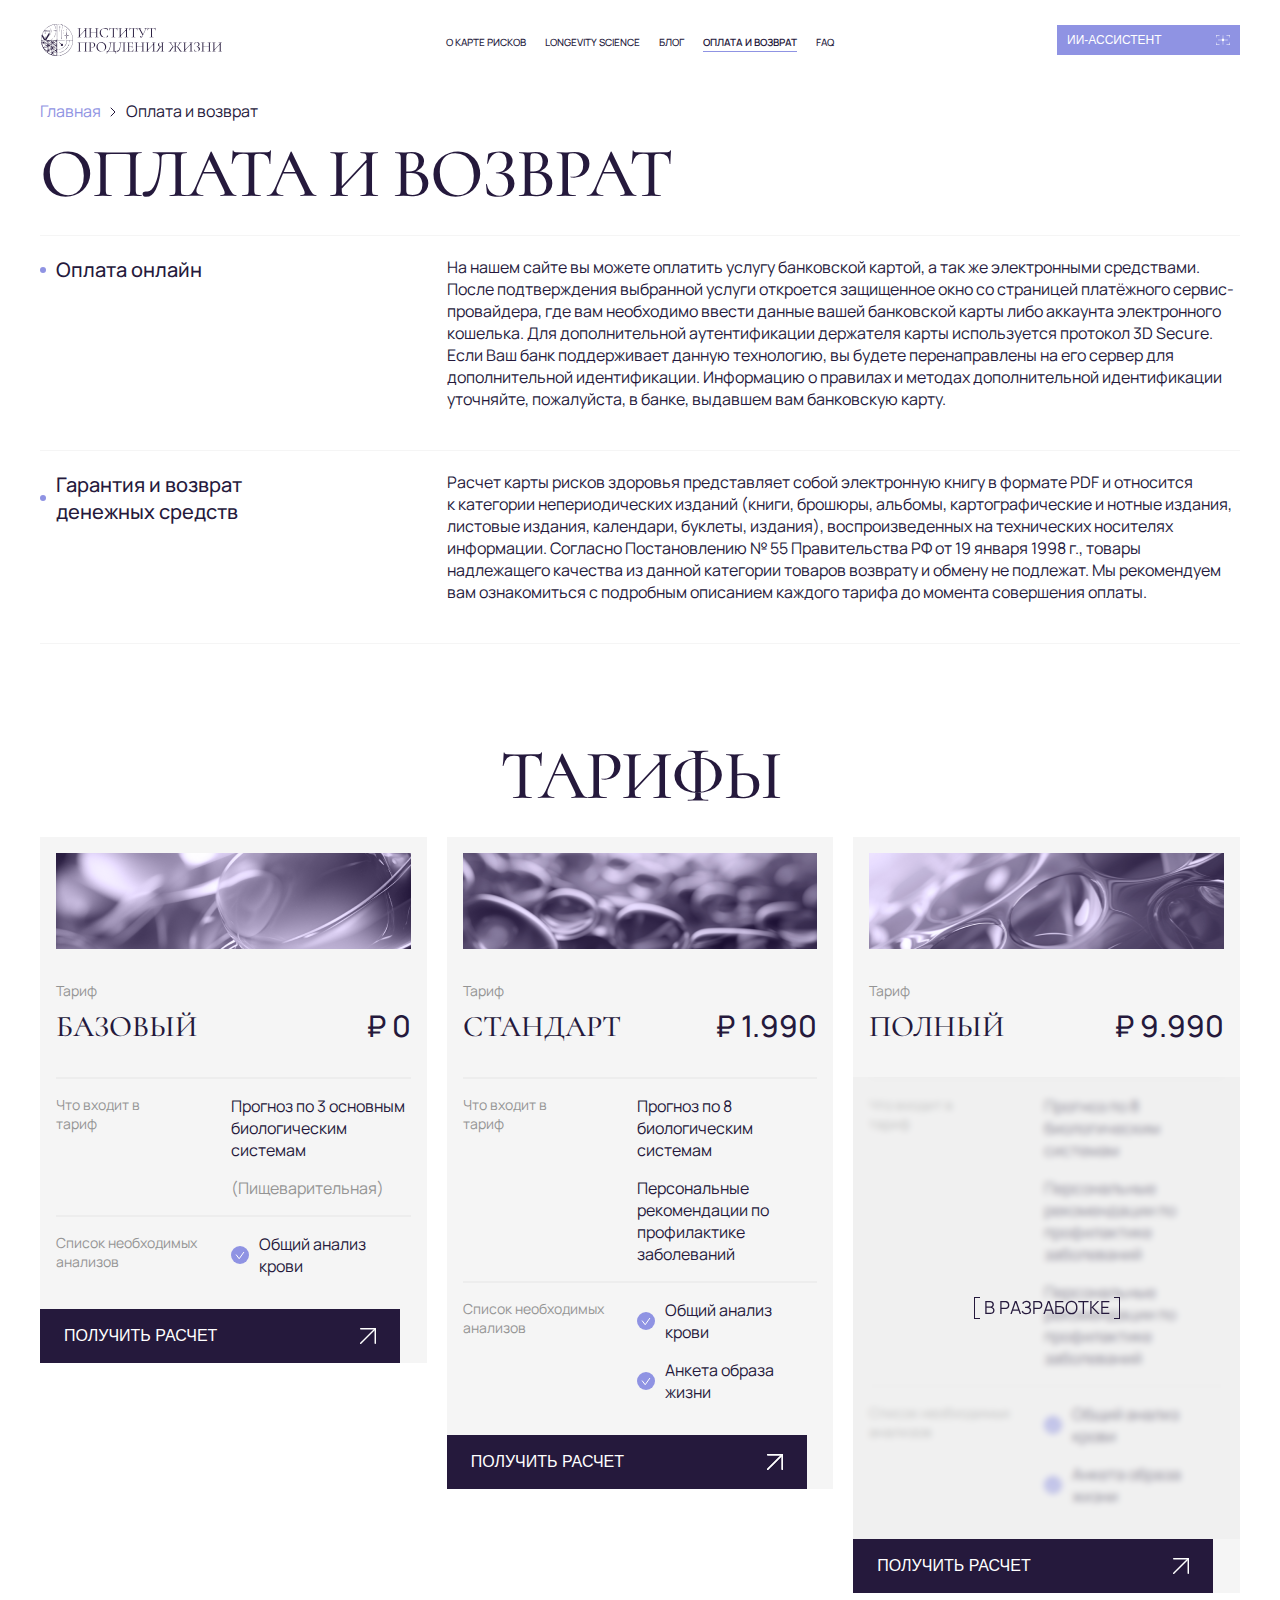
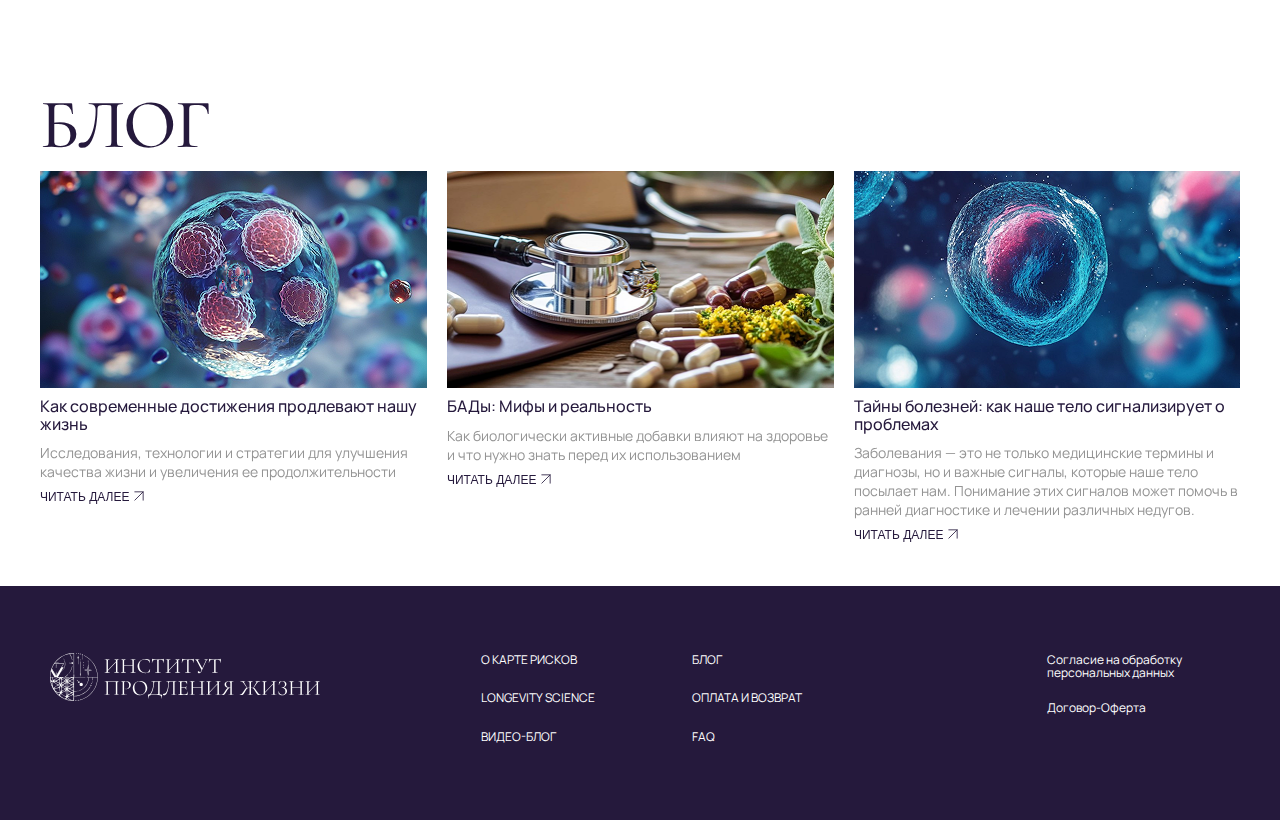
<file: payment-and-return.html>
<!doctype html><html lang="ru"><head><meta charset="UTF-8"><meta name="viewport" content="width=device-width,initial-scale=1"><title>оплата и возврат</title><link rel="stylesheet" href="https://cdn.jsdelivr.net/npm/swiper@11/swiper-bundle.min.css"/><script src="https://cdn.jsdelivr.net/npm/swiper@11/swiper-bundle.min.js"></script><script defer="defer" src="./bundle.js"></script><link href="./styles.css" rel="stylesheet"></head><body><header class="header"><div class="header__container container"><div class="header__logo"><a href="./"><img src="./images/logo.svg"/></a></div><nav><ul class="header__menu"><li><a class="header__link" href="./health-risk-map.html">О карте рисков</a></li><li><a class="header__link" href="./longevity-science.html">longevity science</a></li><li><a class="header__link" href="./blog.html">Блог</a></li><li><a class="header__link active" href="./payment-and-return.html">оплата и возврат</a></li><li><a class="header__link" href="./faq.html">FAQ</a></li></ul></nav><button class="hide-on-desktop button button--burger"><img class="button__icon" src="./images/burger-icon.svg" width="33px" height="33px"/></button> <button class="hide-on-mobile button button--assistant" data-button="assistanse"><span class="button__title">ИИ-Ассистент</span> <img class="button__icon" src="./images/assistant-icon.svg"/></button></div></header><div class="mobile-menu"><div class="mobile-menu__container"><div class="mobile-menu__header"><button class="hide-on-desktop button button--rounded button--burger"><img class="button__icon" src="./images/close-icon.svg"/></button></div><ul class="mobile-menu__menu"><li><a class="mobile-menu__link" href="./health-risk-map.html"><span class="mobile-menu__link-title">О карте рисков</span><img class="mobile-menu__link-icon" src="./images/arrow-right.svg"/></a></li><li><a class="mobile-menu__link" href="./longevity-science.html'"><span class="mobile-menu__link-title">longevity science</span><img class="mobile-menu__link-icon" src="./images/arrow-right.svg"/></a></li><li><a class="mobile-menu__link" href="./blog.html"><span class="mobile-menu__link-title">Блог</span><img class="mobile-menu__link-icon" src="./images/arrow-right.svg"/></a></li><li><a class="mobile-menu__link" href="./payment-and-return.html"><span class="mobile-menu__link-title">оплата и возврат</span><img class="mobile-menu__link-icon" src="./images/arrow-right.svg"/></a></li><li><a class="mobile-menu__link" href="./faq.html"><span class="mobile-menu__link-title">FAQ</span><img class="mobile-menu__link-icon" src="./images/arrow-right.svg"/></a></li></ul></div></div><main><section class="section"><div class="container breadcrumbs"><a href="./" class="breadcrumbs__item">Главная</a> <span class="breadcrumbs__item active">Оплата и возврат</span></div></section><section class="section payments-and-return"><div class="container payments-and-return__container"><h2 class="title-h2-2 payments-and-return__title">Оплата и возврат</h2><div class="payments-and-return__content"><div class="payments-and-return__item"><div class="payments-and-return__item-title">Оплата онлайн</div><div class="payments-and-return__item-description">На нашем сайте вы можете оплатить услугу банковской картой, а так же электронными средствами. После подтверждения выбранной услуги откроется защищенное окно со страницей платёжного сервис-провайдера, где вам необходимо ввести данные вашей банковской карты либо аккаунта электронного кошелька. Для дополнительной аутентификации держателя карты используется протокол 3D Secure. Если Ваш банк поддерживает данную технологию, вы будете перенаправлены на его сервер для дополнительной идентификации. Информацию о правилах и методах дополнительной идентификации уточняйте, пожалуйста, в банке, выдавшем вам банковскую карту.</div></div><div class="payments-and-return__item"><div class="payments-and-return__item-title">Гарантия и возврат денежных средств</div><div class="payments-and-return__item-description">Расчет карты рисков здоровья представляет собой электронную книгу в формате PDF и относится к категории непериодических изданий (книги, брошюры, альбомы, картографические и нотные издания, листовые издания, календари, буклеты, издания), воспроизведенных на технических носителях информации. Согласно Постановлению № 55 Правительства РФ от 19 января 1998 г., товары надлежащего качества из данной категории товаров возврату и обмену не подлежат. Мы рекомендуем вам ознакомиться с подробным описанием каждого тарифа до момента совершения оплаты.</div></div></div></div></section><section class="section tariffs"><div class="container tariffs__container"><h2 class="title-h2-2 center-align-desktop center-align-mobile">ТАРИФЫ</h2><div class="tariffs__list"><div class="tariff-item"><div class="tariff__header"><img class="tariff__icon" src="./images/tariff-base.png"/> <span class="tariff__subtitle">Тариф</span><div class="tariff__title"><p class="tariff__name">Базовый</p><p class="tariff__price">₽ 0</p></div></div><div class="tariff__description"><div class="tariff__description-item"><p class="tariff__description-item-title">Что входит в<br>тариф</p><div class="tariff__description-item-info"><p class="tariff__description-item-text">Прогноз по 3 основным биологическим системам</p><p class="tariff__description-item-tooltip">(Пищеварительная)</p></div></div><div class="tariff__description-item"><p class="tariff__description-item-title">Список необходимых анализов</p><div class="tariff__description-item-info tariff__description-item-info--with-icon"><p class="tariff__description-item-text"><img src="./images/tariff-icon.svg"/>Общий анализ крови</p></div></div></div><button class="button button--primary button--full"><span class="button__title">ПОЛУЧИТЬ РАСЧЕТ</span><div class="button__icon"></div></button></div><div class="tariff-item"><div class="tariff__header"><img class="tariff__icon" src="./images/tariff-standart.png"/> <span class="tariff__subtitle">Тариф</span><div class="tariff__title"><p class="tariff__name">Стандарт</p><p class="tariff__price">₽ 1.990</p></div></div><div class="tariff__description"><div class="tariff__description-item"><p class="tariff__description-item-title">Что входит в<br>тариф</p><div class="tariff__description-item-info"><p class="tariff__description-item-text">Прогноз по 8 биологическим системам</p><p class="tariff__description-item-text">Персональные рекомендации по профилактике заболеваний</p></div></div><div class="tariff__description-item"><p class="tariff__description-item-title">Список необходимых анализов</p><div class="tariff__description-item-info tariff__description-item-info--with-icon"><p class="tariff__description-item-text"><img src="./images/tariff-icon.svg"/>Общий анализ крови</p><p class="tariff__description-item-text"><img src="./images/tariff-icon.svg"/>Анкета образа жизни</p></div></div></div><button class="button button--primary button--full"><span class="button__title">ПОЛУЧИТЬ РАСЧЕТ</span><div class="button__icon"><img src="./images/arrow-up-xs.svg" alt=""></div></button></div><div class="tariff-item"><div class="tariff__header"><img class="tariff__icon" src="./images/tariff-full.png"/> <span class="tariff__subtitle">Тариф</span><div class="tariff__title"><p class="tariff__name">Полный</p><p class="tariff__price">₽ 9.990</p></div></div><div class="tariff__description"><div class="tariff__description-item"><p class="tariff__description-item-title">Что входит в<br>тариф</p><div class="tariff__description-item-info"><p class="tariff__description-item-text">Прогноз по 8 биологическим системам</p><p class="tariff__description-item-text">Персональные рекомендации по профилактике заболеваний</p><p class="tariff__description-item-text">Персональные рекомендации по профилактике заболеваний</p></div></div><div class="tariff__description-item"><p class="tariff__description-item-title">Список необходимых анализов</p><div class="tariff__description-item-info tariff__description-item-info--with-icon"><p class="tariff__description-item-text"><img src="./images/tariff-icon.svg"/>Общий анализ крови</p><p class="tariff__description-item-text"><img src="./images/tariff-icon.svg"/>Анкета образа жизни</p></div></div><div class="tariff__overlay"><div class="descriptor tariff__descriptor">в разработке</div></div></div><button class="button button--primary button--full"><span class="button__title">ПОЛУЧИТЬ РАСЧЕТ</span><div class="button__icon"></div></button></div></div></div></section><section class="section blog"><div class="container blog__container"><h2 class="title-h2-2 blog__title">Блог</h2><div class="blog__slider swiper"><div class="swiper-wrapper"><a href="./" class="blog__slide swiper-slide"><img src="./images/blog-slide-1.png" class="blog__slide-image"/><div class="blog__slide-title">Как современные достижения продлевают нашу жизнь</div><div class="blog__slide-description">Исследования, технологии и стратегии для улучшения качества жизни и увеличения ее продолжительности</div><button class="button button--inline"><span class="button__title">Читать далее</span><div class="button__icon"></div></button> </a><a href="./" class="blog__slide swiper-slide"><img src="./images/blog-slide-2.png" class="blog__slide-image"/><div class="blog__slide-title">БАДы: Мифы и реальность</div><div class="blog__slide-description">Как биологически активные добавки влияют на здоровье и что нужно знать перед их использованием</div><button class="button button--inline"><span class="button__title">Читать далее</span><div class="button__icon"></div></button> </a><a href="./" class="blog__slide swiper-slide"><img src="./images/blog-slide-3.png" class="blog__slide-image"/><div class="blog__slide-title">Тайны болезней: как наше тело сигнализирует о проблемах</div><div class="blog__slide-description">Заболевания — это не только медицинские термины и диагнозы, но и важные сигналы, которые наше тело посылает нам. Понимание этих сигналов может помочь в ранней диагностике и лечении различных недугов.</div><button class="button button--inline"><span class="button__title">Читать далее</span><div class="button__icon"></div></button></a></div><div class="swiper-pagination"></div></div><a href="./blog.html" class="button button--full button--primary hide-on-desktop"><span class="button__title">Перейти в блог</span> <img src="./images/arrow-up-xs.svg" height="12px" width="12px"></a></div></section><section class="section hide-on-desktop"><div class="container container--flex container-ai-assistant-fixed"><button class="hide-on-desktop button--assistant button--fixed button--primary" data-button="assistanse" id="fixed"><img class="button__icon" src="./images/assistant-icon.svg"/></button></div></section></main><footer class="footer"><div class="container footer__container"><div class="footer__logo"><a href="./"><img src="./images/logo-inverted.svg"/></a></div><nav class="footer__navigation"><div class="footer__navigation-links"><a href="./health-risk-map.html" class="footer__navigation-link">О карте рисков</a> <a href="./longevity-science.html'" class="footer__navigation-link">LONGEVITY SCIENCE</a> <a href="./blog.html" class="footer__navigation-link">ВИДЕО-БЛОГ</a></div><div class="footer__navigation-links"><a href="./blog.html" class="footer__navigation-link">БЛОГ</a> <a href="./payment-and-return.html" class="footer__navigation-link">ОПЛАТА и возврат</a> <a href="./faq.html" class="footer__navigation-link">FAQ</a></div></nav><div class="footer__navigation-docs"><a href="./" class="footer__navigation-doc">Согласие на обработку персональных данных</a> <a href="./" class="footer__navigation-doc">Договор-Оферта</a></div></div></footer></body></html>
</file>
<file: styles.css>
*,
*::before,
*::after {
  box-sizing: border-box;
}
body {
  margin: 0;
}
h1,
h2,
h3,
h4,
h5,
h6,
p {
  margin: 0;
}
article,
aside,
footer,
header,
nav,
section {
  display: block;
}
ul {
  list-style: none;
  margin: 0;
  padding: 0;
}
a {
  text-decoration: none;
  color: inherit;
}
img {
  max-width: 100%;
  height: auto;
}
button {
  outline: none;
  border: none;
  background-color: rgba(0, 0, 0, 0);
}
@font-face {
  font-family: "Cormorant";
  font-style: normal;
  font-weight: 500;
  font-display: swap;
  src: url(./fonts/Cormorant-Medium.ttf);
}
@font-face {
  font-family: "Manrope";
  font-style: normal;
  font-weight: 800;
  font-display: swap;
  src: url(./fonts/Manrope-ExtraBold.ttf);
}
@font-face {
  font-family: "Manrope";
  font-style: normal;
  font-weight: 600;
  font-display: swap;
  src: url(./fonts/Manrope-SemiBold.ttf);
}
@font-face {
  font-family: "Manrope";
  font-style: normal;
  font-weight: 500;
  font-display: swap;
  src: url(./fonts/Manrope-Medium.ttf);
}
@font-face {
  font-family: "Manrope";
  font-style: normal;
  font-weight: 400;
  font-display: swap;
  src: url(./fonts/Manrope-Regular.ttf);
}
.button {
  display: flex;
  justify-content: space-between;
  align-items: center;
  transition: background-color 250ms linear;
  color: #fff;
  cursor: pointer;
}
.button--primary {
  padding: 18px 20px;
  background-color: #25193c;
}
.button--primary .button__title {
  text-transform: uppercase;
  font-size: 14px;
}
.button--primary:hover {
  background-color: #8f93e3;
}
.button--assistant {
  padding: 12px;
}
.button--assistant .button__icon {
  height: 18px;
  width: 25px;
}

.button--reversed {
  padding: 18px 20px;
  background-color: #fff;
}
.button--reversed .button__title {
  text-transform: uppercase;
  font-size: 14px;
  color: #25193c;
}
.button--reversed:hover {
  background-color: #8f93e3;
}

.button--reversed .button__icon img {
  height: 15px;
  width: 15px;
}

@media (min-width: 1220px) {
  .button--assistant {
    padding: 8px 10px;
    background-color: #8f93e3;
    font-size: 12px;
    width: 183px;
    text-transform: uppercase;
  }
  .button--assistant:hover {
    background-color: #25193c;
  }
  .button--assistant .button__icon {
    height: 10px;
    width: 14px;
  }
}
.button--assistant#fixed {
  margin: 10px 0px 10px auto;
}
.button--fixed {
  position: fixed;
  right: 10px;
  bottom: 0px;
  left: 10px;
  z-index: 10;
}
@media (min-width: 1220px) {
  .button--fixed {
    display: none;
  }
}
.button--full {
  width: min(100%, 360px);
}
.button--burger {
  border-radius: 50%;
  padding: 0;
  justify-content: center;
}
.button--burger img {
  max-width: unset;
  flex: 0 0 auto;
}
.button--rounded {
  border-radius: 50%;
  padding: 0;
  justify-content: center;
  background-color: #fff;
  height: 33px;
  width: 33px;
}
.button--square {
  background-color: #8f93e3;
  display: flex;
  flex-direction: column;
  align-items: flex-start;
  padding: 10px;
}
.button--square__icon {
  margin-left: auto;
  background-image: url(./images/arrow-up-xs.svg);
  background-size: contain;
  height: 20px;
  width: 20px;
}
.button--square__title {
  font-size: 14px;
  font-weight: 500;
  text-transform: uppercase;
  text-align: left;
  width: 90px;
}
@media (min-width: 1220px) {
  .button--square {
    background-color: #25193c;
    width: 289px;
    height: 234px;
    padding: 20px;
  }
  .button--square:hover {
    background-color: #8f93e3;
  }
  .button--square__icon {
    margin-left: auto;
    background-image: url(./images/arrow-up-lg.svg);
    height: 28px;
    width: 28px;
  }
  .button--square__title {
    font-size: 20px;
  }
}
.button--square-lg {
  width: 133px;
  height: 126px;
}
@media (min-width: 1220px) {
  .button--square-lg {
    background-color: #25193c;
    width: 289px;
    height: 234px;
  }
}
.button--square-xs {
  width: 133px;
  height: 126px;
}
@media (min-width: 1220px) {
  .button--square-xs {
    background-color: #25193c;
    width: 232px;
    height: 194px;
  }
  .button--square-xs .button--square__title {
    width: 155px;
  }
  .button--square-xs .button--square__icon {
    margin-left: auto;
    background-image: url(./images/arrow-up-lg.svg);
    height: 20px;
    width: 20px;
  }
}
.button--inline {
  gap: 5px;
  align-items: baseline;
  width: fit-content;
}
.button--inline .button__title {
  color: #25193c;
  text-transform: uppercase;
  line-height: 100%;
  font-size: 12px;
  font-weight: 500;
}
.button--inline .button__icon {
  height: 10px;
  width: 10px;
  background-image: url(./images/arrow-up-purple.svg);
  background-repeat: no-repeat;
  background-size: contain;
}
.button--inline:hover .button__title {
  color: #8f93e3;
}
.button--inline:hover .button__icon {
  background-image: url(./images/arrow-up-lilac.svg);
}
@media (min-width: 1220px) {
  .button--inline .button__title {
    font-size: 16px;
  }
  .button--inline .button__icon {
    height: 12px;
    width: 12px;
  }
}
body {
  font-family: "Manrope", san-serif;
  color: #25193c;
  font-weight: 400;
}
.title-h1 {
  font-family: "Cormorant", serif;
  font-weight: 500;
  font-size: 55px;
  line-height: 100%;
  letter-spacing: -2px;
  text-transform: uppercase;
  color: #25193c;
}
@media (min-width: 1220px) {
  .title-h1 {
    font-size: 110px;
    line-height: 85%;
    letter-spacing: -1px;
  }
}
.title-h2-1 {
  font-family: "Cormorant", serif;
  font-weight: 500;
  font-size: 37px;
  line-height: 100%;
  text-transform: uppercase;
  letter-spacing: -2px;
  color: #25193c;
}
@media (min-width: 1220px) {
  .title-h2-1 {
    font-size: 80px;
  }
}
.title-h2-2 {
  font-family: "Cormorant", serif;
  font-weight: 500;
  font-size: 37px;
  line-height: 100%;
  text-transform: uppercase;
  color: #25193c;
  letter-spacing: -2px;
}
@media (min-width: 1220px) {
  .title-h2-2 {
    font-size: 70px;
    line-height: 90%;
    text-align: center;
  }
}
.title-h2-3 {
  font-family: "Manrope", san-serif;
  font-weight: 400;
  font-size: 14px;
  line-height: 120%;
  color: #25193c;
}
@media (min-width: 1220px) {
  .title-h2-3 {
    font-family: "Cormorant", serif;
    font-weight: 500;
    font-size: 55px;
    letter-spacing: -2px;
    text-transform: uppercase;
  }
}
.text-2 {
  font-size: 14px;
  line-height: 120%;
}
@media (min-width: 1220px) {
  .text-1 {
    font-size: 16px;
    letter-spacing: -1px;
    line-height: 130%;
  }
}
.descriptor {
  font-size: 14px;
  line-height: 120%;
  font-weight: 400;
  color: #949494;
  text-transform: uppercase;
  padding: 5px;
  position: relative;
  display: flex;
  align-items: center;
  width: fit-content;
}
.descriptor::before,
.descriptor::after {
  content: "";
  display: block;
  position: absolute;
  height: 22px;
  width: 6px;
  border: 1px solid #949494;
}
.descriptor::after {
  right: -5px;
  border-left: none;
}
.descriptor::before {
  left: -5px;
  border-right: none;
}
.section {
  padding: 0 10px;
}
@media (min-width: 1220px) {
  .section {
    padding: 0;
  }
}
.hide-on-mobile {
  display: none !important;
}
@media (min-width: 1220px) {
  .hide-on-mobile {
    display: flex !important;
  }
}
.hide-on-desktop {
  display: flex !important;
}
@media (min-width: 1220px) {
  .hide-on-desktop {
    display: none !important;
  }
}
.bold {
  font-weight: 800;
}
.semi-bold {
  font-weight: 600;
}
.left-align-mobile {
  text-align: left;
}
@media (min-width: 1220px) {
  .left-align-mobile {
    text-align: unset;
  }
}
.center-align-mobile {
  text-align: center;
}
@media (min-width: 1220px) {
  .center-align-mobile {
    text-align: unset;
  }
}
@media (min-width: 1220px) {
  .left-align-desktop {
    text-align: left;
  }
}
@media (min-width: 1220px) {
  .center-align-desktop {
    text-align: center;
  }
}
.section--padding-top-lg {
  padding-top: 100px;
}
@media (min-width: 1220px) {
  .section--padding-top-lg {
    padding-top: 140px;
  }
}
.section--padding-bottom-lg {
  padding-bottom: 100px;
}
@media (min-width: 1220px) {
  .section--padding-bottom-lg {
    padding-bottom: 140px;
  }
}
@media (min-width: 1220px) {
  .section--padding-top-md {
    padding-top: 100px;
  }
}
@media (min-width: 1220px) {
  .section--padding-bottom-md {
    padding-bottom: 100px;
  }
}
@media (min-width: 1220px) {
  .section--lilac {
    background-color: #f6f6fd;
  }
}
.section--purple {
  background-color: #25193c;
}
.section--double {
  background: linear-gradient(90deg, #25193c 50%, #f6f6fd 50%);
}
.section__title {
  display: flex;
  flex-direction: column;
  gap: 6px;
}
.section__title--centered {
  align-items: center;
}
.section__description-center {
  text-align: center;
}
.section__description-narrow {
  max-width: 300px;
}
@media (min-width: 1220px) {
  .section__description-narrow {
    max-width: 568px;
  }
}
.container {
  width: 100%;
  margin: auto;
}
@media (min-width: 1220px) {
  .container {
    width: 1200px;
    margin: auto;
  }
}
.container-columns-2 {
  display: flex;
  gap: 20px;
}
.container-ai-assistant-fixed {
  display: flex;
  height: 61px;
}
@media (min-width: 1220px) {
  .container-ai-assistant-fixed {
    display: none;
  }
}
.breadcrumbs {
  padding-block: 20px;
  display: flex;
}
.breadcrumbs__item {
  color: #8f93e3;
  position: relative;
  font-size: 12px;
}
.breadcrumbs__item.active {
  color: #25193c;
}
.breadcrumbs__item:not(.active) {
  padding-right: 20px;
  margin-right: 5px;
}
.breadcrumbs__item:not(.active)::after {
  content: "";
  position: absolute;
  top: calc(50% - 7px);
  right: 0;
  height: 16px;
  width: 16px;
  background-image: url(./images/chevron-right.svg);
}
.breadcrumbs span {
  flex: 1;
  white-space: nowrap;
  overflow: hidden;
  text-overflow: ellipsis;
}
@media (min-width: 1220px) {
  .breadcrumbs {
    padding-block: 20px;
  }
  .breadcrumbs__item {
    font-size: 16px;
  }
}
main {
  min-height: calc(100dvh - 80px - 233px);
}
.header {
  position: sticky;
  top: 0;
  background-color: #fff;
  z-index: 1;
  padding: 0 10px;
  z-index: 2;
}
.header__container {
  padding: 14px 0px;
  display: flex;
  justify-content: space-between;
  align-items: center;
  border-bottom: 1px solid #f6f6fd;
  box-shadow: none;
}
@media (min-width: 1220px) {
  .header__container {
    padding: 24px 0;
    border-bottom: none;
  }
}
.header__logo {
  line-height: 0;
}
.header__menu {
  display: none;
}
@media (min-width: 1220px) {
  .header__menu {
    display: flex;
    gap: 19px;
  }
}
.header__link {
  color: #25193c;
  text-transform: uppercase;
  position: relative;
  font-weight: 500;
  font-size: 10px;
}
.header__link.active {
  font-weight: 600;
}
.header__link.active::after {
  content: "";
  position: absolute;
  bottom: -3px;
  left: 0;
  width: 100%;
  background-color: #8f93e3;
  height: 1px;
}
.mobile-menu {
  position: fixed;
  right: 0;
  top: 0;
  width: 100%;
  height: 100dvh;
  transition: transform 250ms linear;
  transform: translateX(100%);
  z-index: 2;
  overscroll-behavior: none;
}
.mobile-menu__container {
  margin-left: auto;
  width: 328px;
  background-color: #25193c;
  height: 100%;
  padding: 10px;
}
.mobile-menu.open {
  transform: translateX(0);
}
.mobile-menu__header {
  height: 78px;
  padding: 5px 5px;
  display: flex;
  justify-content: flex-end;
  border-bottom: 1px solid #322748;
}
.mobile-menu__menu {
  overflow: auto;
  height: calc(100% - 78px);
}
.mobile-menu__link {
  padding: 27px 2px;
  border-bottom: 1px solid #322748;
  display: flex;
  justify-content: space-between;
}
.mobile-menu__link-title {
  color: #fff;
  font-size: 16px;
  text-transform: uppercase;
}
.footer {
  background-color: #25193c;
}
@media (min-width: 1220px) {
  .footer {
    padding: 67px 0;
  }
}
.footer__container {
  display: flex;
  flex-direction: column;
  padding: 0 10px 10px;
}
.footer__logo {
  width: 320px;
  line-height: 1;
  order: 3;
}
.footer__navigation-links {
  display: flex;
  flex-direction: column;
  order: 1;
}
.footer__navigation-link {
  padding: 27px 0;
  text-align: center;
  text-transform: uppercase;
  border-bottom: 1px solid #322748;
}
.footer__navigation-docs {
  display: flex;
  flex-direction: column-reverse;
  gap: 5px;
  order: 2;
  padding: 40px 30px;
}
.footer__navigation-link,
.footer__navigation-doc {
  color: #fff;
  font-size: 12px;
  line-height: 110%;
  text-align: center;
}
@media (min-width: 1220px) {
  .footer__container {
    justify-content: space-between;
    flex-direction: row;
  }
  .footer__logo {
    order: 1;
    width: 270px;
  }
  .footer__navigation {
    display: flex;
    gap: 16px;
    order: 2;
  }
  .footer__navigation-links {
    display: flex;
    gap: 25px;
    width: 195px;
  }
  .footer__navigation-link {
    text-align: left;
    padding: 0;
    border-bottom: none;
  }
  .footer__navigation-docs {
    flex-direction: column;
    width: 183px;
    gap: 21px;
    padding: 0;
  }
  .footer__navigation-doc {
    text-align: left;
  }
}
.hero {
  background-image: url(./images/hero-mobile.png);
  background-size: cover;
  background-repeat: no-repeat;
  background-position: center;
  height: 636px;
  padding: 0 10px;
}
@media (min-width: 1220px) {
  .hero {
    background-size: cover;
    background-image: url(./images/hero-desktop.png);
    height: 699px;
  }
}
.hero__container {
  height: 100%;
  padding: 43px 0px 10px;
  display: flex;
  flex-direction: column;
  align-items: flex-start;
  justify-content: space-between;
}
.hero__container > .button {
  margin-left: auto;
}
@media (min-width: 1220px) {
  .hero__container {
    padding: 53px 0px;
    display: flex;
    flex-direction: row-reverse;
    justify-content: space-between;
    align-items: flex-end;
  }
}
.hero__content {
  width: min(390px, 100%);
}
@media (min-width: 1220px) {
  .hero__content {
    width: 694px;
  }
}
.hero__description {
  display: flex;
  flex-direction: column;
  gap: 10px;
  margin-top: 16px;
}
.hero__description p {
  font-size: 14px;
  width: 327px;
}
@media (min-width: 1220px) {
  .hero__description {
    flex-direction: row;
    margin-top: 10px;
    gap: 40px;
  }
  .hero__description p {
    font-size: 18px;
    line-height: 130%;
  }
  .hero__description p:first-child {
    flex: 0 0 325px;
  }
  .hero__description p:nth-child(2) {
    flex: 0 0 325px;
  }
}
.video {
  position: relative;
  width: min(792px, 100%);
  aspect-ratio: 1.8;
  margin: 5px auto 10px;
}
.video__overlay {
  position: absolute;
  top: 0;
  left: 0;
  right: 0;
  bottom: 0;
}
.video__overlay--poster {
  background-size: cover;
  background-repeat: no-repeat;
}
.video__overlay--play {
  display: flex;
  justify-content: center;
  align-items: center;
}
.video__overlay--source {
  display: none;
  flex-direction: column;
  justify-content: flex-end;
  background: linear-gradient(0deg, #000, transparent);
  padding: 0 20px;
  font-size: 12px;
}
@media (min-width: 1220px) {
  .video__overlay--source {
    font-size: 16px;
    padding: 0 47px;
  }
}
.video__source-container {
  border-top: 1px solid #949494;
  color: #fff;
  padding-top: 10px;
}
.video__source-items {
  display: flex;
  justify-content: space-between;
  padding: 20px 0;
}
.video__source-item {
  display: flex;
  align-items: center;
  gap: 10px;
  font-size: 16px;
  cursor: pointer;
}
.video__source-item-title {
  font-size: 12px;
}
.video__source-item-icon {
  height: 21px;
  width: 21px;
}
.video__play-btn {
  height: 42px;
  width: 42px;
  background-image: url(./images/play-icon.svg);
  background-repeat: no-repeat;
  background-size: 100%;
  cursor: pointer;
}
.video__footer {
  display: flex;
  justify-content: flex-end;
  margin-top: 15px;
  align-items: baseline;
  width: min(792px, 100%);
  margin-inline: auto;
}
.video__footer > p {
  width: 248px;
}
@media (min-width: 1220px) {
  .video {
    margin: 22px auto 15px;
  }
  .video__play-btn {
    height: 105px;
    width: 105px;
  }
  .video__sorce-items {
    padding: 0 25px;
  }
  .video__source-item-icon {
    height: 28px;
    width: 28px;
  }
}
.tariffs {
  padding-block: 100px;
}
.tariffs__container {
  display: flex;
  flex-direction: column;
  gap: 15px;
}
.tariffs__description {
  max-width: 706px;
  margin: auto;
  text-align: center;
  color: #25193c;
  opacity: 0.5;
}
.tariffs__info {
  color: #25193c;
  opacity: 0.5;
  max-width: 706px;
  text-align: center;
}
.tariffs__list {
  display: flex;
  flex-direction: column;
  gap: 30px;
  margin: 0 auto;
}
@media (min-width: 1220px) {
  .tariffs {
    padding: 100px 0;
  }
  .tariffs__container {
    gap: 30px;
  }
  .tariffs__list {
    flex-direction: row;
    gap: 20px;
    align-items: flex-start;
  }
}
.tariff-item {
  display: flex;
  flex-direction: column;
  background-color: rgba(214, 214, 214, 0.25);
  max-width: 390px;
  margin: 0 auto;
}
.tariff-item .button {
  padding: 18px 20px;
}
.tariff-item .button .button__icon {
  height: 12px;
  width: 12px;
  background-image: url(./images/arrow-up-xs.svg);
  background-size: contain;
  background-repeat: no-repeat;
}
.tariff-item .button .button__title {
  font-size: 14px;
}
.tariff__header {
  padding: 10px 10px 0;
  display: flex;
  flex-direction: column;
}
.tariff__subtitle {
  font-size: 12px;
  color: #949494;
  margin-top: 15px;
  margin-bottom: 5px;
}
.tariff__title {
  display: flex;
  justify-content: space-between;
  align-items: center;
  border-bottom: 1px solid #949494;
  padding-bottom: 10px;
}
.tariff__name {
  font-family: "Cormorant", serif;
  font-weight: 500;
  font-size: 30px;
  text-transform: uppercase;
}
.tariff__price {
  font-weight: 500;
  font-size: 22px;
  line-height: 120%;
}

.tariff__old_price {
  font-weight: 400;
  font-size: 12px;
  line-height: 110%;
  letter-spacing: 0%;
  text-align: right;
  color: #949494;
}

.tariff__old_price_value {
  font-weight: 600;
  font-size: 16px;
  line-height: 120%;
  letter-spacing: 0%;
  text-align: right;
  color: #949494;
  display: block;
  text-decoration: line-through;
}

.tariff__description {
  position: relative;
  padding: 10px;
}
.tariff__description-item {
  padding: 16px 0;
  display: flex;
  gap: 16px;
}
.tariff__description-item-info {
  display: flex;
  flex-direction: column;
  gap: 10px;
}
.tariff__description-item-title {
  flex: 0 0 146px;
  font-size: 12px;
  color: #949494;
}
.tariff__description-item-text {
  font-size: 14px;
  display: flex;
  gap: 10px;
  align-items: center;
}
.tariff__description-item-tooltip {
  color: #949494;
  font-size: 12px;
}
.tariff__overlay {
  position: absolute;
  top: 0;
  left: 0;
  bottom: 0;
  right: 0;
  backdrop-filter: blur(3px);
  display: flex;
  justify-content: center;
  align-items: center;
  background-color: rgba(236, 236, 236, 0.5);
}
.tariff__descriptor {
  font-size: 18px;
  color: #25193c;
}
.tariff__descriptor::before,
.tariff__descriptor::after {
  border-color: #25193c;
}
@media (min-width: 1220px) {
  .tariff-item .button {
    padding: 18px 24px;
  }
  .tariff-item .button .button__icon {
    height: 16px;
    width: 16px;
    background-image: url(./images/arrow-up-xs.svg);
    background-size: contain;
    background-repeat: no-repeat;
  }
  .tariff-item .button .button__title {
    font-size: 16px;
  }
  .tariff__subtitle {
    font-size: 14px;
    margin-top: 32px;
    margin-bottom: 8px;
  }
  .tariff__title {
    border-bottom: none;
    padding-bottom: 32px;
  }
  .tariff__header {
    padding: 16px 16px 0;
  }
  .tariff__price {
    font-size: 30px;
  }
  .tariff__description {
    padding: 0 16px 16px;
  }
  .tariff__description-item {
    border-top: 2px solid rgba(214, 214, 214, 0.25);
  }
  .tariff__description-item-info {
    display: flex;
    flex-direction: column;
    gap: 16px;
    flex: 0 0 180px;
  }
  .tariff__description-item-title {
    flex: 0 0 174px;
    font-size: 14px;
    flex: 1;
  }
  .tariff__description-item-text {
    font-size: 16px;
  }
  .tariff__description-item-tooltip {
    font-size: 16px;
  }
}
.restoration-mechanism__container {
  display: flex;
  flex-direction: column;
  gap: 15px;
}
.restoration-mechanism__title {
  max-width: 1055px;
  margin: auto;
}
.restoration-mechanism .swiper {
  width: 100%;
  height: auto;
  padding-bottom: 30px;
}
.restoration-mechanism .swiper-pagination {
  bottom: 0px;
}
.restoration-mechanism .swiper-pagination-bullet {
  background-color: #25193c;
}
.restoration-mechanism__content-item {
  aspect-ratio: 1;
  height: 348px;
  width: 348px;
  padding: 40px 30px;
  display: flex;
  flex-direction: column;
  justify-content: space-between;
  background-image: url(./images/restoration-mechanism-slide.png);
}
.restoration-mechanism__content-item:not(.hide-on-mobile)::before {
  content: "";
  height: 80%;
  width: 1px;
  background-color: #fff;
  position: absolute;
  left: 20px;
}
.restoration-mechanism-slide__title {
  color: #fff;
  text-transform: uppercase;
  font-size: 30px;
  font-weight: 500;
  font-family: "Cormorant", serif;
  letter-spacing: -1px;
}
.restoration-mechanism-slide__number {
  color: #fff;
}
@media (min-width: 1220px) {
  .restoration-mechanism__container {
    gap: 30px;
  }
  .restoration-mechanism__content .swiper-wrapper {
    display: flex;
    flex-wrap: wrap;
    gap: 16px;
  }
  .restoration-mechanism .swiper {
    padding-bottom: unset;
  }
  .restoration-mechanism .swiper-pagination {
    display: none;
  }
  .restoration-mechanism__content-item {
    aspect-ratio: 1;
    height: 387px;
    width: 387px;
    padding: 37px 40px;
  }
  .restoration-mechanism__content-item.hide-on-mobile {
    background-image: url(./images/restoration-mechanism.png);
  }
}
.risks-map-calculation__container {
  display: flex;
  flex-direction: column;
  gap: 15px;
}
.risks-map-calculation__title {
  text-align: center;
  font-size: 37px;
  letter-spacing: -1px;
}
.risks-map-calculation .swiper {
  width: 100%;
  height: auto;
  padding-bottom: 30px;
}
.risks-map-calculation .swiper-pagination {
  bottom: 0px;
}
.risks-map-calculation .swiper-pagination-bullet {
  background-color: #25193c;
}
.risks-map-calculation-slide {
  position: relative;
  aspect-ratio: 1;
  height: 348px;
  width: 348px;
}
.risks-map-calculation-slide__image,
.risks-map-calculation-slide__content {
  position: absolute;
  left: 0;
  top: 0;
  right: 0;
  bottom: 0;
}
.risks-map-calculation-slide__title,
.risks-map-calculation-slide__description,
.risks-map-calculation-slide__number {
  color: #fff;
}
.risks-map-calculation-slide__title {
  color: #fff;
  text-transform: uppercase;
  font-size: 30px;
  font-weight: 500;
  font-family: "Cormorant", serif;
  padding-bottom: 15px;
  border-bottom: 1px solid #fff;
  margin-top: auto;
}
.risks-map-calculation-slide__description,
.risks-map-calculation-slide__number {
  font-size: 14px;
}
.risks-map-calculation-slide__content {
  padding: 40px 30px;
  display: flex;
  flex-direction: column;
  justify-content: flex-end;
  gap: 15px;
}
@media (min-width: 1220px) {
  .risks-map-calculation__container {
    flex-direction: row;
    gap: 16px;
  }
  .risks-map-calculation__title {
    text-align: left;
    flex: 0 0 391px;
    font-size: 55px;
  }
  .risks-map-calculation__slider .swiper-wrapper {
    display: grid;
    grid-template-columns: repeat(2, 1fr);
    gap: 20px;
  }
  .risks-map-calculation .swiper {
    padding-bottom: unset;
  }
  .risks-map-calculation .swiper-pagination {
    display: none;
  }
  .risks-map-calculation-slide {
    aspect-ratio: 1;
    height: 387px;
    width: 387px;
    padding: 37px 40px;
  }
}
.blog__title {
  margin-bottom: 15px;
  text-align: left;
}
.blog .swiper {
  height: auto;
  padding-bottom: 30px;
  margin-bottom: 15px;
}
.blog .swiper-pagination {
  bottom: 0px;
}
.blog .swiper-pagination-bullet {
  background-color: #25193c;
}
.blog__slide {
  flex: 0 0 356px;
  display: flex;
  flex-direction: column;
  gap: 10px;
}
.blog__slide-image {
  aspect-ratio: 1.78;
}
.blog__slide-title {
  line-height: 110%;
  font-weight: 500;
}
.blog__slide-description {
  color: #949494;
  font-size: 14px;
}
.blog__slide .button {
  padding: 0;
}
.blog__slide .button__title {
  font-size: 12px;
}
.blog__slide .button__icon {
  height: 10px;
}
@media (min-width: 1220px) {
  .blog__slider .swiper-wrapper {
    display: flex;
    gap: 20px;
  }
  .blog .swiper-pagination {
    display: none;
  }
  .blog__slide {
    flex: 0 0 387px;
  }
}
@media (min-width: 1220px) {
  .video-blog .button__title {
    font-size: 16px;
  }
}
.faq__container {
  display: flex;
  flex-direction: column;
  gap: 15px;
}
.faq__title {
  text-align: center;
}
.faq__list {
  border-top: 1px solid rgba(214, 214, 214, 0.25);
}
.faq__item {
  padding: 18px 0;
  border-bottom: 1px solid rgba(214, 214, 214, 0.25);
  display: flex;
  flex-direction: column;
  gap: 10px;
}
.faq__item-title {
  position: relative;
  font-weight: 600;
  cursor: pointer;
}
.faq__item-title p {
  max-width: 300px;
}
.faq__item-title::after {
  content: "";
  position: absolute;
  height: 20px;
  width: 20px;
  background-image: url(./images/chevron-down-icon.svg);
  background-size: contain;
  background-position: center;
  background-repeat: no-repeat;
  right: 0;
  top: 0;
  transition: transform 250ms linear;
}
.faq__item-info {
  max-height: 0;
  overflow: hidden;
  transition: all 0.25s linear;
  max-width: 318px;
  font-size: 14px;
  color: #949494;
}
.faq__item.open .faq__item-title::after {
  transform: rotateX(180deg);
}
.faq__item.open .faq__item-info {
  max-height: 1000px;
}
@media (min-width: 1220px) {
  .faq__title {
    text-align: left;
    max-width: 893px;
  }
  .faq__container {
    gap: 30px;
  }
  .faq__item-title p {
    max-width: 830px;
    font-size: 20px;
  }
  .faq__item-info {
    max-width: 830px;
    font-size: 16px;
  }
}
.payments-and-return__container {
  display: flex;
  flex-direction: column;
  gap: 15px;
}
.payments-and-return__title {
  text-align: center;
}
.payments-and-return__content {
  display: flex;
  flex-direction: column;
  gap: 20px;
}
.payments-and-return__item {
  display: flex;
  flex-direction: column;
  gap: 10px;
}
.payments-and-return__item-title {
  padding-left: 16px;
  position: relative;
  display: flex;
  align-items: center;
  font-weight: 600;
  font-size: 18px;
}
.payments-and-return__item-title::before {
  content: "";
  border-radius: 50px;
  height: 6px;
  width: 6px;
  position: absolute;
  background-color: #8f93e3;
  left: 0;
}
.payments-and-return__item-description {
  font-size: 14px;
}
@media (min-width: 1220px) {
  .payments-and-return__container {
    gap: 30px;
  }
  .payments-and-return__title {
    text-align: left;
  }
  .payments-and-return__content {
    border-top: 1px solid rgba(214, 214, 214, 0.25);
    gap: 0;
  }
  .payments-and-return__item {
    flex-direction: row;
    justify-content: space-between;
    align-items: flex-start;
    border-bottom: 1px solid rgba(214, 214, 214, 0.25);
    padding: 20px 0 40px;
  }
  .payments-and-return__item-title {
    font-size: 20px;
    font-weight: 500;
    flex: 0 0 245px;
  }
  .payments-and-return__item-description {
    flex: 0 0 793px;
    font-size: 16px;
  }
}
.longevity-science-study {
  display: flex;
  flex-direction: column;
  gap: 20px;
}
@media (min-width: 1220px) {
  .longevity-science-study {
    flex-direction: row;
  }
}
.longevity-science-study__description {
  flex: 1;
  display: flex;
  justify-content: space-between;
  flex-direction: column;
  gap: 20px;
}
.longevity-science-study h2 {
  text-align: left;
}
.longevity-science-study__info {
  display: flex;
  gap: 20px;
  flex-direction: column;
  max-width: 384px;
  font-size: 14px;
}
@media (min-width: 1220px) {
  .longevity-science-study__info {
    font-size: 16px;
  }
}
.longevity-science-study__list {
  flex: 1;
  border-top: 1px solid rgba(214, 214, 214, 0.25);
}
.longevity-science-study__list-item {
  padding: 10px 0;
  width: 100%;
  border-bottom: 1px solid rgba(214, 214, 214, 0.25);
  display: flex;
  align-items: center;
  gap: 15px;
}
.longevity-science-study__list-item-info {
  display: flex;
  align-items: center;
  gap: 15px;
  flex: 0 0 173px;
}
@media (min-width: 1220px) {
  .longevity-science-study__list-item-info {
    flex: 0 0 225px;
  }
}
.longevity-science-study__list-item-info span {
  font-weight: 600;
  font-size: 14px;
}
@media (min-width: 1220px) {
  .longevity-science-study__list-item-info span {
    font-size: 16px;
  }
}
.longevity-science-study__list-item-image {
  height: 80px;
  width: 80px;
}
.longevity-science-study__list-item-description {
  color: #949494;
  font-size: 12px;
  line-height: 120%;
}
@media (min-width: 1220px) {
  .longevity-science-study__list-item-description {
    font-size: 14px;
    max-width: 245px;
  }
}
.longevity-science-study__list-item-number {
  font: "Cormorant", serif;
  font-size: 12px;
  color: #25193c;
  line-height: 110%;
}
@media (min-width: 1220px) {
  .longevity-science-study__list-item {
    padding: 26px 0;
    justify-content: space-between;
    align-items: flex-start;
  }
  .longevity-science-study__list-item-image {
    height: 70px;
    width: 70px;
  }
}
.extending-life-and-improving .container {
  background-image: url(./images/banner-mobile.png);
  background-repeat: no-repeat;
  background-size: cover;
  height: 642px;
  display: flex;
  justify-content: space-between;
  flex-direction: column;
  background-position: center;
}
.extending-life-and-improving__footer {
  display: flex;
  flex-direction: column;
  align-items: flex-end;
}
@media (min-width: 1220px) {
  .extending-life-and-improving {
    background-image: url(./images/banner-desktop.png);
    height: 934px;
    background-size: cover;
    background-position: 50% 100%;
  }
  .extending-life-and-improving .container {
    background-image: none;
    justify-content: flex-start;
    align-items: center;
    gap: 30px;
  }
  .extending-life-and-improving .section__title {
    align-items: center;
    gap: 10px;
  }
  .extending-life-and-improving .section__description {
    margin-top: 20px;
    max-width: 449px;
    text-align: center;
  }
  .extending-life-and-improving__footer {
    align-items: center;
    justify-content: flex-start;
  }
}
.health-risks-map__container {
  display: flex;
  flex-direction: column;
  align-items: center;
}
.health-risks-map__description {
  display: flex;
  flex-direction: column;
  align-items: center;
  gap: 15px;
}
.health-risks-map__title {
  text-align: center;
}
.health-risks-map__info {
  text-align: center;
  font-size: 14px;
}
.health-risks-map__video {
  margin: 15px 0;
  width: 100%;
}
@media (min-width: 1220px) {
  .health-risks-map {
    background: linear-gradient(90deg, #25193c 50%, #f6f6fd 50%);
  }
  .health-risks-map__container {
    flex-direction: row;
  }
  .health-risks-map__info {
    font-size: 16px;
  }
  .health-risks-map__description {
    padding: 0 34px;
    flex: 0 0 50%;
  }
  .health-risks-map__description .button--inline {
    margin-top: 30px;
  }
  .health-risks-map__description .button__title,
  .health-risks-map__description h2,
  .health-risks-map__description p {
    color: #fff;
  }
  .health-risks-map__description .button__icon {
    background-image: url(./images/arrow-up-xs.svg);
    background-size: contain;
  }
  .health-risks-map__video {
    flex: 0 0 50%;
    padding: 0 50px;
    flex: 1;
    margin: 0;
  }
  .health-risks-map__video .video {
    width: 545px;
    margin: 0;
  }
  .health-risks-map__video .video__play-btn {
    height: 68px;
    width: 68px;
  }
}
.health-risks-identify {
  padding-bottom: 100px;
}
.health-risks-identify__container {
  display: flex;
  flex-direction: column;
  align-items: center;
  gap: 20px;
}
.health-risks-identify__description {
  display: flex;
  flex-direction: column;
  justify-content: center;
  gap: 15px;
}
.health-risks-identify__title,
.health-risks-identify__info {
  text-align: center;
}
.health-risks-identify__info {
  font-size: 14px;
}
.health-risks-identify__content {
  display: flex;
  flex-direction: column-reverse;
  gap: 10px;
  max-width: 370px;
  margin: auto;
}
.health-risks-identify__content-tooltip {
  color: #949494;
  font-size: 10px;
}
@media (min-width: 1220px) {
  .health-risks-identify {
    padding-bottom: 80px;
  }
  .health-risks-identify__title {
    width: 714px;
  }
  .health-risks-identify__info {
    width: 486px;
    margin: auto;
    font-size: 16px;
  }
  .health-risks-identify__content {
    flex-direction: column;
    width: 100%;
    max-width: unset;
  }
  .health-risks-identify__content-tooltip {
    font-size: 14px;
    margin: auto;
  }
}
.health-risks-reduction__container {
  display: flex;
  flex-direction: column;
  align-items: center;
  gap: 15px;
}
.health-risks-reduction__description {
  display: flex;
  flex-direction: column;
  justify-content: center;
  gap: 15px;
}
.health-risks-reduction__title,
.health-risks-reduction__info {
  text-align: center;
}
.health-risks-reduction__info {
  font-size: 14px;
}
.health-risks-reduction__content {
  display: flex;
  flex-direction: column;
  gap: 10px;
}
.health-risks-reduction__content .button {
  margin-top: 30px;
}
.health-risks-reduction .button--full {
  width: min(100%, 390px);
}
.health-risks-reduction__content-tooltip {
  color: #949494;
  font-size: 10px;
}
@media (min-width: 1220px) {
  .health-risks-reduction__container {
    flex-direction: row;
    gap: 20px;
    height: 566px;
    align-items: stretch;
  }
  .health-risks-reduction__description {
    padding: 30px;
    background-color: rgba(214, 214, 214, 0.25);
    flex: 0 0 50%;
    justify-content: space-between;
  }
  .health-risks-reduction__title,
  .health-risks-reduction__info {
    text-align: left;
  }
  .health-risks-reduction__title {
    line-height: 90%;
    margin-bottom: 30px;
  }
  .health-risks-reduction__info {
    font-size: 16px;
  }
  .health-risks-reduction__content {
    flex-direction: column;
    max-width: unset;
    background-color: #f6f6fd;
    padding: 43px 58px 37px 53px;
  }
  .health-risks-reduction__content img {
    width: 100%;
    object-fit: contain;
  }
  .health-risks-reduction__content-tooltip {
    font-size: 14px;
    margin-left: auto;
  }
}
.health-risks-map-aspects__container {
  display: flex;
  flex-direction: column;
  align-items: center;
  gap: 15px;
}
.health-risks-map-aspects__description {
  display: flex;
  flex-direction: column;
  align-items: center;
  gap: 15px;
}
.health-risks-map-aspects__title {
  text-align: center;
  width: 280px;
}
.health-risks-map-aspects__content {
  width: min(480px, 100%);
}
.health-risks-map-aspects__content-graph {
  display: block;
  line-height: 0;
}
@media (min-width: 1220px) {
  .health-risks-map-aspects__container {
    gap: 60px;
  }
  .health-risks-map-aspects__title {
    width: auto;
  }
  .health-risks-map-aspects__content {
    width: auto;
  }
}
.biological-systems-forecast {
  padding-top: 100px;
}
.biological-systems-forecast__title {
  margin-bottom: 15px;
}
.biological-systems-forecast__content {
  display: grid;
  grid-template-columns: repeat(auto-fit, minmax(140px, 170px));
  gap: 20px 10px;
}
.biological-systems-forecast__content-item {
  position: relative;
  aspect-ratio: 1.34;
  padding: 5px;
  display: flex;
  flex-direction: column;
  justify-content: space-between;
}
.biological-systems-forecast__content-item::before,
.biological-systems-forecast__content-item::after {
  content: "";
  display: block;
  position: absolute;
  height: 100%;
  width: 6px;
  border: 1px solid #949494;
  top: 0;
}
.biological-systems-forecast__content-item::after {
  right: 0px;
  border-left: none;
}
.biological-systems-forecast__content-item::before {
  left: 0px;
  border-right: none;
}
.biological-systems-forecast__content-item--button {
  align-items: flex-end;
  justify-content: flex-end;
}
.biological-systems-forecast__content-item--button::before,
.biological-systems-forecast__content-item--button::after {
  border-color: rgba(0, 0, 0, 0);
}
.biological-systems-forecast__content-item-header {
  display: flex;
  justify-content: space-between;
  align-items: flex-start;
}
.biological-systems-forecast__content-item-number {
  font-family: "Cormorant", serif;
  font-size: 18px;
}
.biological-systems-forecast__content-item-icon {
  margin-top: 15px;
}
.biological-systems-forecast__content-item-title {
  font-weight: 600;
  font-size: 14px;
  padding: 0 20px 0 0;
  letter-spacing: -1px;
}
@media (min-width: 1220px) {
  .biological-systems-forecast {
    background-color: #25193c;
    padding-block: 100px;
  }
  .biological-systems-forecast__title {
    text-align: center;
    color: #fff;
    letter-spacing: -1px;
    margin-bottom: 28px;
  }
  .biological-systems-forecast__content {
    grid-template-columns: repeat(5, 1fr);
  }
  .biological-systems-forecast__content-item {
    aspect-ratio: 1;
    width: 232px;
    background-color: hsla(0, 0%, 100%, 0.08);
    padding: 20px 30px;
  }
  .biological-systems-forecast__content-item::after,
  .biological-systems-forecast__content-item::before {
    height: calc(100% - 20px);
    top: 10px;
  }
  .biological-systems-forecast__content-item::after {
    right: 10px;
  }
  .biological-systems-forecast__content-item::before {
    left: 10px;
  }
  .biological-systems-forecast__content-item-number {
    color: #fff;
    font-size: 30px;
  }
  .biological-systems-forecast__content-item-title {
    color: #fff;
    font-size: 16px;
    padding: 0 10px 0 0;
  }
  .biological-systems-forecast__content-item--button {
    align-items: center;
    justify-content: center;
    grid-column: 3/4;
    grid-row: 3/4;
    background-color: rgba(0, 0, 0, 0);
  }
  .biological-systems-forecast__content-item--button .button__title {
    color: #fff;
  }
  .biological-systems-forecast__content-item--button .button__icon {
    background-image: url(./images/arrow-up-xs.svg);
    background-size: contain;
  }
  .biological-systems-forecast__content-item:nth-child(7) {
    grid-column: 3/4;
  }
  .biological-systems-forecast__content-item:nth-child(10) {
    grid-column: 2/3;
  }
  .biological-systems-forecast__content-item:nth-child(11) {
    grid-column: 4/5;
  }
}
.mission__container {
  display: flex;
  flex-direction: column;
  align-items: center;
  gap: 15px;
}
.mission__description {
  display: flex;
  flex-direction: column;
  align-items: center;
  gap: 15px;
}
.mission__title {
  text-align: center;
  width: 320px;
}
@media (min-width: 1220px) {
  .mission__container {
    gap: 60px;
  }
  .mission__title {
    width: auto;
  }
}
.contacts {
  padding-bottom: 0px;
}
.contacts__container {
  display: flex;
  flex-direction: column;
  gap: 15px;
}
.contacts__item {
  border-bottom: 2px solid rgba(214, 214, 214, 0.25);
  display: flex;
  flex-direction: column;
  padding: 5px 0;
}
.contacts__item:first-child {
  border-top: 2px solid rgba(214, 214, 214, 0.25);
}
.contacts__title {
  font-size: 12px;
  color: #949494;
}
.contacts__info {
  font-size: 14px;
  margin-bottom: 25px;
  margin-top: 5px;
}
@media (min-width: 1220px) {
  .contacts {
    padding-bottom: 100px;
  }
  .contacts h2 {
    text-align: center;
  }
  .contacts__container {
    gap: 47px;
  }
  .contacts__list {
    display: flex;
    gap: 20px;
  }
  .contacts__item {
    flex: 1;
    background-color: #f6f6fd;
    gap: 64px;
    padding: 22px;
    border-bottom: none;
  }
  .contacts__item:first-child {
    border-top: none;
  }
  .contacts__title {
    font-size: 14px;
  }
  .contacts__info {
    font-size: 22px;
    font-weight: 500;
    margin-bottom: 0;
    margin-top: 0;
  }
}
.about-univercity__container {
  display: flex;
  flex-direction: column;
  gap: 20px;
}
.about-univercity__header {
  display: flex;
  flex-direction: column;
  gap: 15px;
}
.about-univercity__poster {
  aspect-ratio: 1.45;
  background: url(./images/univercity.png);
  background-repeat: no-repeat;
  background-size: cover;
  background-position: center;
}
.about-univercity__footer {
  display: flex;
  justify-content: flex-end;
}
.about-univercity__subtitle {
  font-size: 14px;
}
@media (min-width: 1220px) {
  .about-univercity__header {
    flex-direction: row;
    gap: 30px;
  }
  .about-univercity__subtitle {
    display: flex;
    flex-direction: column;
    justify-content: space-between;
    flex: 0 0 310px;
    margin-right: 78px;
    padding: 15px 0;
    font-size: 16px;
  }
  .about-univercity__title {
    text-align: left;
  }
  .about-univercity__poster {
    aspect-ratio: 2.1;
  }
}
.longevity-science__container {
  display: flex;
  flex-direction: column;
  gap: 10px;
}
.longevity-science__title {
  margin-bottom: 5px;
  text-align: left;
}
.longevity-science__text {
  font-size: 14px;
  padding-right: 20px;
}
.longevity-science__poster {
  aspect-ratio: 0.94;
}
.longevity-science__poster img {
  width: 100%;
}
@media (min-width: 1220px) {
  .longevity-science__container {
    flex-direction: row;
    flex-wrap: wrap;
    justify-content: space-between;
  }
  .longevity-science__title {
    flex: 0 0 100%;
  }
  .longevity-science__text {
    flex: 0 0 49%;
    order: 1;
    font-size: 16px;
  }
  .longevity-science__poster {
    order: 2;
    aspect-ratio: 2.8;
  }
}
.aging-mechanism__container {
  display: grid;
  grid-template-columns: 1fr;
  gap: 10px 24px;
  grid-template-rows: repeat(4, auto);
}
.aging-mechanism__title {
  margin-bottom: 15px;
  text-align: left;
}
.aging-mechanism__info {
  font-size: 14px;
}
.aging-mechanism__info:nth-child(2) {
  grid-row: 2/3;
}
.aging-mechanism__info:nth-child(3) {
  grid-row: 4/5;
}
.aging-mechanism__content {
  grid-row: 3/4;
  aspect-ratio: 1.3;
  display: flex;
  align-items: flex-end;
  padding: 10px;
}
.aging-mechanism__content-text {
  padding: 22px 18px;
  background-color: rgba(37, 25, 60, 0.5);
  color: #fff;
  font-size: 14px;
  font-weight: 500;
  position: relative;
}
.aging-mechanism__content-text .bold {
  font-weight: 700;
}
.aging-mechanism__content-text::before,
.aging-mechanism__content-text::after {
  content: "";
  display: block;
  position: absolute;
  height: 80%;
  width: 6px;
  border: 1px solid #949494;
  top: 10%;
}
.aging-mechanism__content-text::after {
  right: 10px;
  border-left: none;
}
.aging-mechanism__content-text::before {
  left: 10px;
  border-right: none;
}
.aging-mechanism__content {
  background-image: url(./images/aging-mechanism.png);
  background-repeat: no-repeat;
  background-size: cover;
}
@media (min-width: 1220px) {
  .aging-mechanism__container {
    grid-template-columns: repeat(2, 1fr);
  }
  .aging-mechanism__title {
    grid-column: 1/2;
  }
  .aging-mechanism__content {
    grid-column: 2/3;
    grid-row: 1/5;
    padding: 30px;
  }
  .aging-mechanism__content-text {
    padding: 46px 36px;
    font-size: 20px;
  }
  .aging-mechanism__content-text::after {
    right: 20px;
    border-left: none;
  }
  .aging-mechanism__content-text::before {
    left: 20px;
    border-right: none;
  }
  .aging-mechanism__info {
    font-size: 16px;
  }
  .aging-mechanism__info:nth-child(2) {
    grid-row: 3/4;
  }
  .aging-mechanism__info:nth-child(3) {
    grid-row: 4/5;
  }
}
.cell-renewal-rate__container {
  display: flex;
  flex-direction: column;
  gap: 20px;
}
.cell-renewal-rate__descriptor {
  margin: auto;
}
.cell-renewal-rate__content-item-title {
  font-family: "Cormorant", serif;
}
.cell-renewal-rate__content {
  display: grid;
  grid-template-columns: repeat(auto-fit, minmax(140px, 170px));
  gap: 20px 10px;
}
.cell-renewal-rate__content-item {
  position: relative;
  aspect-ratio: 1.34;
  padding: 10px 0 10px 10px;
  display: flex;
  flex-direction: column;
  height: 100%;
  width: 100%;
}
.cell-renewal-rate__content-item::before,
.cell-renewal-rate__content-item::after {
  content: "";
  display: block;
  position: absolute;
  height: 100%;
  width: 6px;
  border: 1px solid #949494;
  top: 0;
}
.cell-renewal-rate__content-item::after {
  right: 0px;
  border-left: none;
}
.cell-renewal-rate__content-item::before {
  left: 0px;
  border-right: none;
}
.cell-renewal-rate__content-item-title {
  font-weight: 400;
  font-size: 16px;
  padding: 0 20px 0 0;
  font-family: "Cormorant", serif;
  text-transform: uppercase;
  margin-top: auto;
}
.cell-renewal-rate__content-item-info {
  color: #8f93e3;
  font-size: 14px;
}
.cell-renewal-rate__content-info {
  background-color: #639;
}
@media (min-width: 1220px) {
  .cell-renewal-rate {
    background-color: #25193c;
  }
  .cell-renewal-rate__container {
    gap: 30px;
    align-items: center;
  }
  .cell-renewal-rate__title {
    text-align: center;
  }
  .cell-renewal-rate__content {
    width: 100%;
    grid-template-columns: repeat(5, 1fr);
  }
  .cell-renewal-rate__content-item {
    aspect-ratio: 1;
    background-color: hsla(0, 0%, 100%, 0.08);
    padding: 20px 20px 20px 30px;
  }
  .cell-renewal-rate__content-item::after,
  .cell-renewal-rate__content-item::before {
    height: calc(100% - 20px);
    top: 10px;
  }
  .cell-renewal-rate__content-item::after {
    right: 10px;
  }
  .cell-renewal-rate__content-item::before {
    left: 10px;
  }
  .cell-renewal-rate__content-item:nth-child(12) {
    grid-column: 3/4;
  }
  .cell-renewal-rate__content-item-title {
    font-size: 20px;
    color: #fff;
    margin-bottom: 5px;
  }
  .cell-renewal-rate__content-item-info {
    font-size: 16px;
  }
  .cell-renewal-rate__title {
    color: #fff;
  }
}
.cell-replacement-aging__container {
  display: flex;
  flex-direction: column;
  gap: 20px;
}
.cell-replacement-aging__title {
  text-align: left;
  max-width: 900px;
}
.cell-replacement-aging__list {
  display: flex;
  flex-direction: column;
  gap: 10px;
}
.cell-replacement-aging__list-item {
  font-size: 14px;
}
.cell-replacement-aging__column:nth-child(3) {
  display: flex;
  flex-direction: column;
  aspect-ratio: 0.92;
  padding: 30px;
  background-image: url(./images/cell-replacement-aging.png);
  background-repeat: no-repeat;
  background-size: cover;
  max-height: 402px;
}
.cell-replacement-aging__column:nth-child(3) p,
.cell-replacement-aging__column:nth-child(3) span,
.cell-replacement-aging__column:nth-child(3) .descriptor {
  color: #fff;
  font-size: 14px;
}
.cell-replacement-aging__column:nth-child(3) .descriptor {
  margin-left: 5px;
}
.cell-replacement-aging__column:nth-child(3) .descriptor::before,
.cell-replacement-aging__column:nth-child(3) .descriptor::after {
  border-color: #fff;
}
.cell-replacement-aging__column-footer {
  margin-top: auto;
  border-top: 1px solid #fff;
  padding-top: 15px;
}
.cell-replacement-aging__info {
  margin-bottom: 30px;
}
@media (min-width: 1220px) {
  .cell-replacement-aging__container {
    flex-direction: row;
    flex-wrap: wrap;
  }
  .cell-replacement-aging__column {
    flex: 0 0 49%;
    padding: 30px 40px;
  }
  .cell-replacement-aging__column:nth-child(2) {
    background-color: rgba(214, 214, 214, 0.25);
  }
  .cell-replacement-aging__column:nth-child(3) {
    max-height: 328px;
    padding: 30px 40px;
  }
  .cell-replacement-aging__column:nth-child(3) p,
  .cell-replacement-aging__column:nth-child(3) span {
    font-size: 16px;
  }
  .cell-replacement-aging__column-footer p {
    font-weight: 600;
    font-size: 18px;
  }
  .cell-replacement-aging__list-item {
    padding-left: 14px;
    position: relative;
    font-size: 16px;
  }
  .cell-replacement-aging__list-item::before {
    content: "";
    position: absolute;
    left: 0;
    top: 8px;
    height: 4px;
    width: 4px;
    border-radius: 50%;
    background-color: #8f93e3;
  }
}
.cell-renewal-aging-factors__container {
  display: flex;
  flex-direction: column;
  gap: 15px;
  padding: 0 10px;
}
.cell-renewal-aging-factors__content {
  background-image: url(./images/cell-renewal-aging-factors-mobile.png);
  background-position: center;
  background-size: cover;
  background-repeat: no-repeat;
  aspect-ratio: 1;
  display: flex;
  align-items: flex-end;
  padding: 10px 20px;
}
.cell-renewal-aging-factors__list {
  border-top: 2px solid rgba(214, 214, 214, 0.25);
}
.cell-renewal-aging-factors__list-item {
  padding: 10px 0;
  border-bottom: 2px solid rgba(214, 214, 214, 0.25);
  display: flex;
  justify-content: space-between;
  align-items: center;
}
.cell-renewal-aging-factors__list-item-title {
  width: 180px;
  font-size: 14px;
  font-weight: 600;
}
.cell-renewal-aging-factors__list-item-icon img {
  height: 80px;
  width: 90px;
}
.cell-renewal-aging-factors__descriptor {
  background-color: hsla(0, 0%, 100%, 0.13);
  color: #fff;
  font-size: 14px;
  text-transform: none;
  padding: 27px 19px;
  width: 100%;
}
.cell-renewal-aging-factors__descriptor::before,
.cell-renewal-aging-factors__descriptor::after {
  border-color: #fff;
  opacity: 0.33;
  height: 80%;
}
.cell-renewal-aging-factors__descriptor::before {
  left: 10px;
}
.cell-renewal-aging-factors__descriptor::after {
  right: 10px;
}
@media (min-width: 1220px) {
  .cell-renewal-aging-factors__container {
    align-items: center;
    gap: 30px;
  }
  .cell-renewal-aging-factors__list {
    display: flex;
    border-top: none;
    gap: 80px;
  }
  .cell-renewal-aging-factors__list-item {
    border-bottom: none;
    flex-direction: column;
    align-items: center;
    gap: 20px;
  }
  .cell-renewal-aging-factors__list-item-icon img {
    height: 150px;
    width: 160px;
  }
  .cell-renewal-aging-factors__list-item-title {
    text-align: center;
    font-size: 16px;
    font-weight: 500;
    width: 206px;
  }
  .cell-renewal-aging-factors__content {
    background-image: url(./images/cell-renewal-aging-factors-desktop.png);
    aspect-ratio: unset;
    height: 406px;
    align-items: center;
    justify-content: center;
    width: 100%;
  }
  .cell-renewal-aging-factors__descriptor {
    width: 465px;
    text-align: center;
    justify-content: center;
    padding: 33px 43px;
    font-size: 20px;
  }
}
.health-risks-map-about__container {
  display: flex;
  flex-direction: column;
  align-items: center;
  gap: 15px;
}
.health-risks-map-about__description {
  display: flex;
  flex-direction: column;
  justify-content: center;
  gap: 15px;
}
.health-risks-map-about__title {
  font-size: 37px;
  letter-spacing: -2px;
}
.health-risks-map-about__info {
  font-size: 14px;
}
.health-risks-map-about__content {
  display: flex;
  flex-direction: column;
  gap: 10px;
}
.health-risks-map-about__content .button {
  margin-top: 30px;
}
.health-risks-map-about .button--full {
  width: min(100%, 390px);
}
.health-risks-map-about__content-tooltip {
  color: #949494;
  font-size: 10px;
}
@media (min-width: 1220px) {
  .health-risks-map-about__container {
    flex-direction: row;
    gap: 20px;
    height: 566px;
    align-items: stretch;
  }
  .health-risks-map-about__description {
    padding: 30px;
    background-color: rgba(214, 214, 214, 0.25);
    flex: 0 0 50%;
  }
  .health-risks-map-about__title,
  .health-risks-map-about__info {
    text-align: left;
  }
  .health-risks-map-about .button {
    margin-top: auto;
  }
  .health-risks-map-about__title {
    font-size: 55px;
    margin-bottom: 15px;
  }
  .health-risks-map-about__info {
    font-size: 16px;
  }
  .health-risks-map-about__content {
    flex-direction: column;
    max-width: unset;
    background-color: #f6f6fd;
    padding: 43px 58px 37px 53px;
  }
  .health-risks-map-about__content img {
    width: 100%;
    object-fit: contain;
  }
  .health-risks-map-about__content-tooltip {
    font-size: 14px;
    margin-left: auto;
  }
}
.calculation-metodology__container {
  display: flex;
  flex-direction: column;
  gap: 15px;
}
.calculation-metodology__descriptor {
  font-family: "Cormorant", serif;
  color: #25193c;
  font-size: 37px;
  font-weight: 500;
  text-transform: uppercase;
}
.calculation-metodology__subtitle {
  font-size: 14px;
}
.calculation-metodology__title {
  font-size: 14px;
}
.calculation-metodology__content {
  border-top: 1px solid rgba(214, 214, 214, 0.25);
}
.calculation-metodology__item {
  display: flex;
  gap: 20px;
  padding: 20px 0;
  border-bottom: 1px solid rgba(214, 214, 214, 0.25);
}
.calculation-metodology__item-title {
  font-size: 14px;
  font-weight: 600;
}
.calculation-metodology__info {
  font-size: 14px;
}
@media (min-width: 1220px) {
  .calculation-metodology__container {
    align-items: center;
    gap: 20px;
  }
  .calculation-metodology__descriptor {
    font-size: 14px;
    line-height: 120%;
    font-weight: 400;
    color: #949494;
    text-transform: uppercase;
    padding: 5px;
    position: relative;
    display: flex;
    align-items: center;
    width: fit-content;
  }
  .calculation-metodology__descriptor::before,
  .calculation-metodology__descriptor::after {
    content: "";
    display: block;
    position: absolute;
    height: 22px;
    width: 6px;
    border: 1px solid #949494;
  }
  .calculation-metodology__descriptor::after {
    right: -5px;
    border-left: none;
  }
  .calculation-metodology__descriptor::before {
    left: -5px;
    border-right: none;
  }
  .calculation-metodology__subtitle {
    width: 452px;
    font-size: 16px;
    text-align: center;
  }
  .calculation-metodology__title {
    font-family: "Cormorant", serif;
    font-weight: 500;
    font-size: 55px;
    letter-spacing: -2px;
    text-transform: uppercase;
    text-align: center;
    width: 900px;
  }
  .calculation-metodology__content {
    display: flex;
    width: 100%;
    gap: 30px;
    border-top: unset;
  }
  .calculation-metodology__item {
    background-color: #f6f6fd;
    flex: 1;
    padding: 20px;
    flex-direction: column;
    gap: 23px;
    align-items: flex-start;
    border-bottom: unset;
  }
  .calculation-metodology__item img {
    height: 28px;
    width: 28px;
  }
  .calculation-metodology__item-title {
    font-weight: 500;
    font-size: 20px;
  }
}
.event-chain-management__container {
  display: flex;
  flex-direction: column;
  gap: 15px;
}
.event-chain-management__info p:first-of-type {
  text-align: center;
}
.event-chain-management__text {
  font-size: 14px;
}
.event-chain-management__title {
  font-size: 14px;
  line-height: 120%;
  font-weight: 400;
  color: #949494;
  text-transform: uppercase;
  padding: 5px;
  position: relative;
  display: flex;
  align-items: center;
  width: fit-content;
  margin: auto;
}
.event-chain-management__title::before,
.event-chain-management__title::after {
  content: "";
  display: block;
  position: absolute;
  height: 22px;
  width: 6px;
  border: 1px solid #949494;
}
.event-chain-management__title::after {
  right: -5px;
  border-left: none;
}
.event-chain-management__title::before {
  left: -5px;
  border-right: none;
}
.event-chain-management__poster {
  background-image: url(./images/event-chain-management-poster.png);
  background-size: cover;
  background-repeat: no-repeat;
  aspect-ratio: 1.21;
  width: 100%;
}
@media (min-width: 1220px) {
  .event-chain-management__container {
    flex-direction: row;
    gap: 20px;
  }
  .event-chain-management__container > * {
    flex: 0 0 49%;
  }
  .event-chain-management__info {
    background-color: #f6f6fd;
    padding: 30px;
    display: flex;
    flex-direction: column;
    gap: 8px;
  }
  .event-chain-management__subtitle {
    width: 285px;
    font-size: 14px;
    color: #949494;
  }
  .event-chain-management__title {
    font-family: "Cormorant", serif;
    font-weight: 500;
    font-size: 55px;
    letter-spacing: -2px;
    text-transform: uppercase;
    color: #25193c;
    line-height: 100%;
    margin-bottom: 70px;
  }
  .event-chain-management__title::after,
  .event-chain-management__title::before {
    content: unset;
  }
  .event-chain-management__text {
    font-size: 16px;
  }
  .event-chain-management__info p:first-of-type {
    text-align: unset;
  }
}
.necessary-tests__container {
  display: flex;
  flex-direction: column;
  align-items: center;
  gap: 15px;
}
.necessary-tests__title {
  text-align: center;
}
.necessary-tests__list {
  border-top: 1px solid rgba(214, 214, 214, 0.25);
}
.necessary-tests__item {
  border-bottom: 1px solid rgba(214, 214, 214, 0.25);
  display: flex;
  flex-direction: column;
  gap: 10px;
  padding: 15px 0;
}
.necessary-tests__item-title {
  padding-left: 15px;
  position: relative;
  display: flex;
  align-items: center;
  font-weight: 600;
  font-size: 14px;
}
.necessary-tests__item-title::before {
  content: "";
  position: absolute;
  height: 6px;
  width: 6px;
  background-color: #8f93e3;
  border-radius: 50%;
  left: 0px;
  top: 50%;
}
.necessary-tests__item-description {
  color: #949494;
  font-size: 14px;
  padding: 0 15px;
}
.necessary-tests .button {
  margin-right: auto;
}
@media (min-width: 1220px) {
  .necessary-tests__container {
    gap: 30px;
  }
  .necessary-tests__title {
    width: 722px;
  }
  .necessary-tests__list {
    width: 100%;
  }
  .necessary-tests__item {
    display: flex;
    flex-direction: row;
    justify-content: space-between;
    padding: 18px 0;
  }
  .necessary-tests__item-description {
    flex: 0 0 582px;
    font-size: 16px;
    padding: 0;
  }
  .necessary-tests__item-title {
    flex: 0 0 350px;
    font-size: 18px;
    line-height: 1;
    padding-left: 23px;
  }
  .necessary-tests__item-description {
    font-size: 16px;
  }
  .necessary-tests .button {
    margin-left: auto;
    margin-right: 0;
  }
}
.blog-main__title {
  text-align: center;
  margin-bottom: 30px;
}
.blog-main__tabs-container {
  display: flex;
  flex-direction: column;
  gap: 20px;
}
.blog-main__tabs {
  display: flex;
  gap: 10px;
}
.blog-main__tab {
  padding: 11px 10px;
  border: 1px solid #25193c;
  display: flex;
  justify-content: space-between;
  align-items: center;
  flex: 1;
  background-color: #fff;
  cursor: pointer;
}
.blog-main__tab .blog-main__tab-title {
  text-transform: uppercase;
  font-size: 12px;
}
.blog-main__tab .blog-main__tab-icon {
  display: flex;
  height: 10px;
  width: 10px;
  background-size: contain;
  background-image: url(./images/arrow-down.svg);
}
.blog-main__tab.active {
  background-color: #25193c;
}
.blog-main__tab.active .blog-main__tab-title {
  color: #fff;
}
.blog-main__tab.active .blog-main__tab-icon {
  background-image: url(./images/arrow-down-white.svg);
}
.blog-main__tab-content {
  display: none;
}
.blog-main__tab-content.active {
  display: flex;
  flex-direction: column;
  gap: 30px;
}
.blog-main__video-item,
.blog-main__article-item {
  display: flex;
  flex-direction: column;
}
.blog-main__video-description,
.blog-main__article-description {
  display: flex;
  flex-direction: column;
  gap: 10px;
}
.blog-main__video-title,
.blog-main__article-title {
  font-weight: 500;
}
.blog-main__video-info,
.blog-main__article-info {
  font-size: 14px;
  color: #949494;
}
.blog-main__video-source {
  border-top: 1px solid rgba(214, 214, 214, 0.25);
  border-bottom: 1px solid rgba(214, 214, 214, 0.25);
  padding: 13px 0;
  display: flex;
  justify-content: space-between;
}
.blog-main__video-source-item {
  cursor: pointer;
  border-bottom: 1px solid #25193c;
  font-size: 12px;
}
.blog-main__video-wrapper .video__play-btn {
  height: 50px;
  width: 50px;
}
.blog-main__article-poster img {
  width: 100%;
  aspect-ratio: 1.78;
  object-fit: cover;
  object-position: center;
}
.blog-main__article-date {
  display: flex;
  flex-direction: column;
  gap: 3px;
}
.blog-main__article-date-title {
  font-size: 10px;
  color: #949494;
}
.blog-main__article-date-value {
  font-size: 10px;
}
.blog-main__article-button {
  padding: 10px 0;
  border-top: 1px solid rgba(214, 214, 214, 0.25);
  border-bottom: 1px solid rgba(214, 214, 214, 0.25);
}
@media (min-width: 1220px) {
  .blog-main__title {
    text-align: left;
  }
  .blog-main__tab {
    flex: 0 0 183px;
  }
  .blog-main__video-item,
  .blog-main__article-item {
    flex-direction: row-reverse;
    justify-content: space-between;
    gap: 30px;
    border-top: 1px solid rgba(214, 214, 214, 0.25);
    padding: 20px 0;
  }
  .blog-main__video-wrapper,
  .blog-main__article-poster {
    margin: 0;
    flex: 0 0 590px;
  }
  .blog-main__video-description {
    flex: 0 0 533px;
  }
  .blog-main__video-source {
    border-top: unset;
    border-bottom: unset;
    padding: 0px 0;
    justify-content: flex-start;
    margin-top: auto;
    gap: 96px;
    padding-left: 18px;
  }
  .blog-main__video-source-item {
    cursor: pointer;
    border-bottom: 1px solid #25193c;
    font-size: 12px;
  }
  .blog-main__video-source-item-source {
    font-size: 16px;
  }
  .blog-main__video-source-item-title {
    font-size: 10px;
    color: #949494;
    margin-bottom: 10px;
  }
  .blog-main__video-wrapper .video__play-btn {
    height: 72px;
    width: 72px;
  }
  .blog-main__article-date {
    display: flex;
    flex-direction: column;
    margin-bottom: 20px;
    gap: 5px;
    padding-left: 18px;
  }
  .blog-main__article-date-title {
    font-size: 10px;
    color: #949494;
  }
  .blog-main__article-date-value {
    font-size: 12px;
  }
  .blog-main__article-description {
    gap: 20px;
    padding-right: 60px;
  }
  .blog-main__article-title,
  .blog-main__video-title {
    padding-left: 18px;
    position: relative;
    font-size: 22px;
  }
  .blog-main__article-title::before,
  .blog-main__video-title::before {
    content: "";
    position: absolute;
    left: 0;
    top: 12px;
    background-color: #8f93e3;
    border-radius: 50%;
    height: 6px;
    width: 6px;
  }
  .blog-main__article-info,
  .blog-main__video-info {
    padding-left: 18px;
  }
  .blog-main__video-info,
  .blog-main__article-info {
    font-size: 16px;
  }
  .blog-main__article-button {
    border-top: unset;
    border-bottom: unset;
    margin-top: auto;
    padding-left: 18px;
  }
}
.article__poster {
  aspect-ratio: 1.52;
  grid-area: poster;
}
.article__poster img {
  width: 100%;
}
.article__info {
  display: flex;
  justify-content: space-between;
}
.article__info.hide-on-mobile {
  grid-area: info-desktop;
}
.article__info-block {
  display: flex;
  flex-direction: column;
  gap: 3px;
}
.article__info-block-title {
  font-size: 10px;
  color: #949494;
}
.article__info-block-value {
  font-size: 12px;
}
.article h1 {
  max-width: 320px;
  font-size: 20px;
  font-weight: 500;
  margin-top: 15px;
  margin-bottom: 15px;
  grid-area: article-title;
}
.article__content {
  display: flex;
  flex-direction: column;
  gap: 10px;
  grid-area: content;
}
.article__content h2 {
  font-weight: 500;
  font-size: 16px;
}
.article__content h3 {
  font-size: 14px;
  font-weight: 500;
}
.article__content h4 {
  font-size: 12px;
  font-weight: 500;
}
.article__content ol {
  padding: 0 14px;
  margin: 0;
  font-size: 14px;
  display: flex;
  flex-direction: column;
  gap: 8px;
}
.article__content ol ::marker {
  color: #8f93e3;
}
.article__content ol li a {
  color: #8f93e3;
}
.article__content p {
  font-size: 14px;
}
.article__content > * {
  scroll-margin-top: 68px;
}
.article__content ul {
  display: flex;
  flex-direction: column;
  gap: 10px;
}
.article__content ul li {
  position: relative;
  font-size: 14px;
  text-indent: 14px;
}
.article__content ul li::before {
  content: "";
  position: absolute;
  height: 4px;
  width: 4px;
  background-color: #25193c;
  border-radius: 50%;
  left: 0;
  top: 8px;
}
.article__author {
  margin-block: 40px;
  border-top: 1px solid rgba(214, 214, 214, 0.25);
  border-bottom: 1px solid rgba(214, 214, 214, 0.25);
  padding: 10px 0;
  grid-area: article-author;
  display: grid;
  grid-template-columns: 85px 1fr;
  gap: 10px;
  grid-template-areas: "photo title" "photo info" "about about";
}
.article__author-photo {
  grid-area: photo;
  width: 85px;
  aspect-ratio: 1;
}
.article__author-photo img {
  height: 100%;
  width: 100%;
}
.article__author-info {
  grid-area: info;
  display: flex;
  flex-direction: column;
  gap: 5px;
}
.article__author-title {
  font-size: 16px;
  font-weight: 500;
}
.article__author-name {
  margin-top: auto;
  font-size: 14px;
  font-weight: 500;
}
.article__author-job-title {
  font-size: 12px;
  color: #949494;
}
.article__author-about {
  grid-area: about;
  font-size: 14px;
}
.article__share {
  display: flex;
  flex-direction: column;
  gap: 15px;
  align-items: center;
}
.article__share-title {
  font-size: 12px;
  color: #949494;
}
.article__share-links {
  display: flex;
  gap: 20px;
}
.article__share-link {
  height: 40px;
  width: 40px;
}
.article__share-link img {
  width: 100%;
  height: 100%;
}
@media (min-width: 1220px) {
  .article__container {
    gap: 20px;
    grid-template-columns: 203px 591px 387px;
    margin-bottom: 140px;
    display: grid;
    grid-template-areas: "info-desktop poster recomendations" "info-desktop article-title recomendations" "info-desktop content recomendations" "info-desktop article-author recomendations";
  }
  .article h1 {
    max-width: unset;
    font-size: 28px;
    margin-top: 0;
    margin-bottom: 0px;
  }
  .article__info {
    flex-direction: column;
    justify-content: flex-start;
    gap: 40px;
  }
  .article__info-block {
    gap: 5px;
  }
  .article__info-block-title {
    font-size: 12px;
  }
  .article__share {
    align-items: flex-start;
    gap: 10px;
  }
  .article__share-links {
    gap: 10px;
  }
  .article__share-link {
    height: 21px;
    width: 21px;
  }
  .article__content {
    gap: 20px;
  }
  .article__content h2 {
    font-size: 22px;
  }
  .article__content h3 {
    font-size: 20px;
  }
  .article__content h4 {
    font-size: 20px;
  }
  .article__content ol {
    font-size: 16px;
  }
  .article__content ol ::marker {
    color: #8f93e3;
  }
  .article__content p {
    font-size: 16px;
  }
  .article__content > * {
    scroll-margin-top: 80px;
  }
  .article__author {
    margin-block: 80px;
    border-top: unset;
    border-bottom: unset;
    padding: 0;
    grid-area: article-author;
    display: grid;
    gap: 15px;
    grid-template-columns: 184px 1fr;
    grid-template-areas: "title title" "photo info" "photo about";
  }
  .article__author-header {
    display: flex;
    gap: 10px;
    margin-bottom: 10px;
  }
  .article__author-photo {
    width: 184px;
    aspect-ratio: 1;
  }
  .article__author-photo img {
    height: 100%;
    width: 100%;
  }
  .article__author-info {
    grid-area: info;
    display: flex;
    flex-direction: column;
    gap: 5px;
  }
  .article__author-title {
    grid-area: title;
    padding: 10px 0;
    font-size: 28px;
    border-bottom: 1px solid rgba(214, 214, 214, 0.25);
  }
  .article__author-name {
    font-size: 16px;
  }
  .article__author-job-title {
    font-size: 14px;
    color: #949494;
  }
  .article__author-about {
    grid-area: about;
  }
  .article .recomended-content {
    margin: 0;
    height: fit-content;
  }
}
.article + .blog .blog__title {
  text-align: center;
}
@media (min-width: 1220px) {
  .article + .blog .blog__title {
    text-align: left;
  }
}
.video-article .article__share {
  margin-top: 20px;
}
.video-article .video__play-btn {
  height: 50px;
  width: 50px;
}
@media (min-width: 1220px) {
  .video-article {
    margin-bottom: 140px;
  }
  .video-article__container {
    display: flex;
    flex-direction: row;
    gap: 20px;
  }
  .video-article__content {
    flex: 0 0 793px;
    display: flex;
    flex-direction: column;
    gap: 20px;
  }
  .video-article__content .video {
    width: 100%;
    margin: unset;
  }
  .video-article .video__play-btn {
    height: 72px;
    width: 72px;
  }
  .video-article .article__share {
    margin-top: unset;
  }
}
.recomended-content {
  padding: 35px 18px 35px 35px;
  background-color: rgba(214, 214, 214, 0.25);
  margin: 100px 0;
  display: flex;
  flex-direction: column;
  gap: 15px;
  grid-area: recomendations;
}
.recomended-content__title {
  font-family: "Cormorant", serif;
  font-weight: 500;
  font-size: 37px;
  text-transform: uppercase;
  letter-spacing: -2px;
}
.recomended-content__item {
  border-top: 1px solid #949494;
  padding: 20px 0;
  display: flex;
  flex-direction: column;
  gap: 10px;
}
.recomended-content__item-date {
  color: #949494;
  font-size: 10px;
}
.recomended-content__item-title {
  font-weight: 500;
  font-size: 16px;
}
.recomended-content__item-info {
  font-size: 14px;
  color: #949494;
}
.recomended-content__item .button .button__title {
  font-size: 12px;
}
.recomended-content__item .button .button__icon {
  height: 10px;
  width: 10px;
}
@media (min-width: 1220px) {
  .recomended-content {
    padding: 35px;
  }
  .recomended-content__item-title {
    font-size: 14px;
  }
}
</file>
<file: css/styles_checkup.css>
.checkup__container {
  display: block;
  padding: 5px 0;
  position: relative;
}
@media screen and (max-width: 900px) {
  .checkup__container {
    padding: 0;
  }
  .checkup__container > .section {
    padding: 0;
    position: absolute;
    top: -123px;
    left: 0;
  }
}

.hero._banner_desktop {
  background-image: url("../images/banner-desktop.png");
  background-position: 0 100%;
  height: 722px;
}
@media screen and (max-width: 900px) {
  .hero._banner_desktop {
    background-image: url("../images/banner-mobile_2.png");
    height: 620px;
  }
}

.hero__header {
  margin-top: 30px;
  text-align: center;
}
.hero__header h1 {
  font-weight: 500;
  font-size: 80px;
  line-height: 100%;
  letter-spacing: -4.5%;
  text-transform: uppercase;
  font-family: "Cormorant", serif;
  margin-bottom: 20px;
}
@media screen and (max-width: 900px) {
  .hero__header h1 {
    font-size: 55px;
    margin-bottom: 10px;
  }
}
.hero__header p {
  font-weight: 600;
  font-size: 18px;
  line-height: 110%;
  letter-spacing: 0%;
  text-align: center;
  max-width: 530px;
  margin: 0 auto 30px;
}
@media screen and (max-width: 900px) {
  .hero__header p {
    font-size: 16px;
    font-weight: 400;
    max-width: 315px;
  }
}
.hero__header .button {
  width: 210px;
  padding: 13px 20px;
  margin: 0 auto;
}
@media screen and (max-width: 900px) {
  .hero__header .button {
    width: 76px;
    padding: 0;
    background: rgba(255, 255, 255, 0);
  }
}
.hero__header .button__title {
  font-size: 16px;
}
@media screen and (max-width: 900px) {
  .hero__header .button__title {
    font-size: 12px;
    color: #25193c;
    font-weight: 500;
  }
}
@media screen and (max-width: 900px) {
  .hero__header .button__icon svg {
    width: 10px;
    height: 10px;
  }
  .hero__header .button__icon path {
    stroke: #25193c;
  }
}
@media screen and (max-width: 900px) {
  .hero__header {
    margin-top: 123px;
  }
}

.programm-includes {
  padding: 100px 0 140px;
}
.programm-includes .container {
  max-width: 1220px;
  width: 100%;
  padding: 0 10px;
}
@media screen and (max-width: 900px) {
  .programm-includes {
    padding: 58px 0 100px;
  }
}

.programm-includes__title {
  font-family: "Cormorant";
  font-weight: 500;
  font-size: 55px;
  line-height: 100%;
  letter-spacing: -2%;
  text-align: center;
  text-transform: uppercase;
  margin-bottom: 20px;
}
@media screen and (max-width: 900px) {
  .programm-includes__title {
    font-size: 37px;
    margin-bottom: 8px;
  }
}

.programm-includes__content-box {
  display: flex;
  align-items: stretch;
  gap: 20px;
  row-gap: 20px;
  flex-wrap: wrap;
}
@media screen and (max-width: 900px) {
  .programm-includes__content-box {
    display: block;
  }
}

.includes-item {
  flex: 0 1 calc(50% - 10px);
  background: #f6f6fd;
  padding: 20px;
}
@media screen and (max-width: 900px) {
  .includes-item {
    padding: 10px;
    margin-bottom: 10px;
  }
}

.includes-item__img {
  height: 210px;
  width: 100%;
  -o-object-fit: cover;
     object-fit: cover;
  margin-bottom: 12px;
}
@media screen and (max-width: 900px) {
  .includes-item__img {
    height: 134px;
    margin-bottom: 6px;
  }
}

.includes-item__tag {
  display: flex;
  align-items: center;
  gap: 5px;
  font-weight: 400;
  font-size: 12px;
  line-height: 110%;
  letter-spacing: 2%;
  text-align: center;
  text-transform: uppercase;
  color: #949494;
  margin-bottom: 10px;
}
@media screen and (max-width: 900px) {
  .includes-item__tag {
    margin-bottom: 20px;
  }
}

.includes-item h3 {
  font-weight: 600;
  font-size: 18px;
  line-height: 110%;
  letter-spacing: 0%;
  margin-bottom: 5px;
}
@media screen and (max-width: 900px) {
  .includes-item h3 {
    font-size: 16px;
  }
}

.includes-item p {
  font-weight: 400;
  font-size: 16px;
  line-height: 110%;
  letter-spacing: -1%;
  color: rgba(37, 25, 60, 0.5019607843);
}
@media screen and (max-width: 900px) {
  .includes-item p {
    font-size: 14px;
  }
  .includes-item p br {
    display: none;
  }
}

.stages-of-programm {
  padding-bottom: 75px;
}
.stages-of-programm .container {
  max-width: 1220px;
  width: 100%;
  padding: 0 10px;
}
@media screen and (max-width: 900px) {
  .stages-of-programm {
    padding-bottom: 50px;
  }
}
@media screen and (max-width: 600px) {
  .stages-of-programm {
    padding-bottom: 100px;
  }
}

.stages-of-programm__title {
  margin-bottom: 40px;
  font-family: "Cormorant";
  font-weight: 500;
  font-size: 55px;
  line-height: 100%;
  letter-spacing: -2%;
  text-align: center;
  text-transform: uppercase;
}
@media screen and (max-width: 900px) {
  .stages-of-programm__title {
    font-size: 37px;
    margin-bottom: 20px;
  }
}

.stage-item {
  display: flex;
  align-items: stretch;
  margin-bottom: 60px;
  gap: 80px;
}
@media screen and (max-width: 900px) {
  .stage-item {
    gap: 0;
    margin-bottom: 50px;
  }
}

.stage-item__img {
  flex: 0 1 500px;
}
.stage-item__img img {
  width: 100%;
  height: 100%;
  -o-object-fit: cover;
     object-fit: cover;
}
@media screen and (max-width: 900px) {
  .stage-item__img {
    display: none;
  }
}

.stage-item__line {
  flex: 0 0 36px;
  position: relative;
}
@media screen and (max-width: 900px) {
  .stage-item__line {
    flex: 0 0 30px;
    margin-right: 20px;
  }
  .stage-item__line svg {
    width: 30px;
    height: 30px;
  }
}
.stage-item__line._purple:after {
  content: "";
  position: absolute;
  top: 0;
  left: 50%;
  width: 3px;
  height: calc(100% + 24px);
  background: #8f93e3;
  display: block;
  transform: translate(-50%, 36px);
}
@media screen and (max-width: 900px) {
  .stage-item__line._purple:after {
    transform: translate(-50%, 30px);
  }
}
.stage-item__line._dashed:after {
  content: "";
  position: absolute;
  top: 0;
  left: 50%;
  height: calc(100% + 24px);
  border: 1px solid transparent;
  -o-border-image: repeating-linear-gradient(to bottom, #8f93e3 0px, #8f93e3 5px, transparent 5px, transparent 10px);
     border-image: repeating-linear-gradient(to bottom, #8f93e3 0px, #8f93e3 5px, transparent 5px, transparent 10px);
  border-image-slice: 1;
  display: block;
  transform: translate(-50%, 36px);
}
@media screen and (max-width: 900px) {
  .stage-item__line._dashed:after {
    transform: translate(-50%, 30px);
  }
}

.stage-item__text-part {
  flex: 0 1 440px;
}
.stage-item__text-part > p {
  font-weight: 500;
  font-size: 16px;
  line-height: 110%;
  letter-spacing: 0%;
  margin-bottom: 24px;
}
.stage-item__text-part > p span {
  color: #bfbbde;
}
@media screen and (max-width: 900px) {
  .stage-item__text-part > p {
    margin-bottom: 15px;
  }
}
@media screen and (max-width: 900px) {
  .stage-item__text-part {
    margin: 0 auto;
  }
}

.stage-item__img-mobile {
  display: none;
}
@media screen and (max-width: 900px) {
  .stage-item__img-mobile {
    display: block;
    height: 170px;
    margin: 15px 0;
  }
  .stage-item__img-mobile img {
    width: 100%;
    height: 100%;
    -o-object-fit: cover;
       object-fit: cover;
  }
}

.stage-item {
  position: relative;
}
.stage-item h3 {
  font-family: "Cormorant";
  font-weight: 500;
  font-size: 37px;
  line-height: 100%;
  letter-spacing: -4%;
  text-transform: uppercase;
  font-variant-numeric: lining-nums;
  margin-bottom: 10px;
}
@media screen and (max-width: 900px) {
  .stage-item h3 {
    font-size: 30px;
    margin-bottom: 8px;
  }
}
.stage-item ul {
  font-weight: 400;
  font-size: 16px;
  line-height: 110%;
  letter-spacing: -1%;
}
.stage-item li {
  padding: 16px 0;
  border-top: 1px solid #dfdfdf;
  padding-left: 27px;
  position: relative;
  display: flex;
  flex-direction: column;
  gap: 5px;
}
.stage-item li::after {
  content: "";
  top: 22px;
  left: 0;
  width: 7px;
  height: 7px;
  background-color: #8f93e3;
  position: absolute;
  border-radius: 100px;
}
@media screen and (max-width: 900px) {
  .stage-item li._small_padding {
    padding-top: 10px;
    padding-bottom: 10px;
  }
}
@media screen and (max-width: 900px) {
  .stage-item li p:last-child {
    font-size: 14px;
    color: rgba(37, 25, 60, 0.5019607843);
  }
}
@media screen and (max-width: 900px) {
  .stage-item li p:first-child {
    font-size: 14px;
    color: #25193c;
  }
}
.stage-item li.__with_border {
  border-bottom: 1px solid #dfdfdf;
  margin-bottom: 33px;
}
@media screen and (max-width: 900px) {
  .stage-item li:last-child {
    border-bottom: 1px solid #dfdfdf;
  }
}
.stage-item .button {
  height: 50px;
  width: 100%;
}
.stage-item .button .button__title {
  font-size: 16px;
}
@media screen and (max-width: 900px) {
  .stage-item .button .button__title {
    font-size: 14px;
  }
}
.stage-item .button svg {
  width: 15px;
}
@media screen and (max-width: 900px) {
  .stage-item .button svg {
    width: 11px;
  }
}
@media screen and (max-width: 600px) {
  .stage-item .button {
    position: absolute;
    left: 0;
    bottom: -50px;
  }
}

.stage-item__button {
  height: 50px;
  background: #25193c;
  display: flex;
  align-items: center;
  justify-content: space-between;
  padding: 0 20px 0 25px;
  width: 100%;
  cursor: default;
  transition: background-color 250ms linear;
}
.stage-item__title {
  display: flex;
  align-items: center;
  gap: 5px;
  font-weight: 400;
  font-size: 12px;
  line-height: 110%;
  letter-spacing: 2%;
  text-align: center;
  color: #fff;
  text-transform: uppercase;
}

.stage-item_subtitle {
  font-family: "Cormorant";
  font-weight: 500;
  font-size: 30px;
  line-height: 100%;
  letter-spacing: 0%;
  text-transform: uppercase;
  font-variant-numeric: lining-nums;
  color: #ffffff;
}
@media screen and (max-width: 900px) {
  .stage-item_subtitle {
    font-size: 20px;
  }
}

.about-the-programm {
  background: #25193c;
  padding: 40px 0 30px;
}
.about-the-programm .container {
  max-width: 1220px;
  width: 100%;
  padding: 0 10px;
}
.about-the-programm .video {
  margin: 0;
}
@media screen and (max-width: 900px) {
  .about-the-programm {
    background: #fff;
    padding: 0;
  }
}

.about-the-programm__pretitle {
  text-align: center;
  margin-bottom: 15px;
  font-weight: 400;
  font-size: 12px;
  line-height: 110%;
  letter-spacing: 2%;
  text-align: center;
  text-transform: uppercase;
  color: #949494;
  display: flex;
  align-items: center;
  gap: 5px;
  justify-content: center;
}
@media screen and (max-width: 900px) {
  .about-the-programm__pretitle {
    margin-bottom: 10px;
  }
}

.about-the-programm__title {
  max-width: 760px;
  font-family: "Cormorant";
  font-weight: 500;
  font-size: 37px;
  line-height: 100%;
  letter-spacing: -4%;
  text-align: center;
  text-transform: uppercase;
  font-variant-numeric: lining-nums;
  color: #fff;
  margin: 0 auto 70px;
}
.about-the-programm__title br {
  display: none;
}
@media screen and (max-width: 900px) {
  .about-the-programm__title {
    font-size: 30px;
    color: #25193c;
    margin-bottom: 10px;
  }
  .about-the-programm__title br {
    display: block;
  }
}

.about-the-programm__content_box {
  display: flex;
  align-items: stretch;
  gap: 20px;
}
@media screen and (max-width: 1100px) {
  .about-the-programm__content_box {
    flex-direction: column;
    align-items: center;
    gap: 30px;
  }
}

.__about-the-programm-video {
  flex: 0 1 50%;
}
@media screen and (max-width: 1100px) {
  .__about-the-programm-video {
    max-width: 616px;
  }
  .__about-the-programm-video.video {
    margin: 0 auto;
  }
}

.about-the-programm__text_block {
  flex: 0 1 50%;
  display: flex;
  align-items: stretch;
  background: #413755;
  padding: 20px;
  position: relative;
}
.about-the-programm__text_block svg {
  flex: 0 0 12px;
  position: relative;
  z-index: 1;
}
@media screen and (max-width: 900px) {
  .about-the-programm__text_block svg {
    transform: scaleY(1.15) translateY(2%);
    z-index: 2;
  }
}
.about-the-programm__text_block:after {
  position: absolute;
  top: -10px;
  left: -10px;
  background: #25193c;
  display: block;
  content: "";
  width: calc(100% + 20px);
  height: calc(100% + 20px);
  display: none;
}
@media screen and (max-width: 900px) {
  .about-the-programm__text_block:after {
    display: block;
  }
}
.about-the-programm__text_block:before {
  position: absolute;
  top: 0;
  left: 0px;
  background: #413755;
  display: block;
  content: "";
  width: 100%;
  height: 100%;
  z-index: 1;
  display: none;
}
@media screen and (max-width: 900px) {
  .about-the-programm__text_block:before {
    display: block;
  }
}
@media screen and (max-width: 900px) {
  .about-the-programm__text_block {
    padding: 25px 20px 30px;
  }
}

.about-the-programm__middle_part {
  position: relative;
  z-index: 1;
}
.about-the-programm__middle_part p {
  font-weight: 400;
  font-size: 16px;
  line-height: 110%;
  letter-spacing: -1%;
  text-align: center;
  max-width: 468px;
  color: #fff;
  margin: 0 auto 15px;
}
@media screen and (max-width: 900px) {
  .about-the-programm__middle_part p {
    font-size: 14px;
    margin-bottom: 10px;
  }
}
.about-the-programm__middle_part img {
  width: 100%;
  -o-object-fit: contain;
     object-fit: contain;
  mix-blend-mode: lighten;
  margin-bottom: 10px;
}
@media screen and (max-width: 900px) {
  .about-the-programm__middle_part img {
    height: 82px;
    transform: scaleX(1.07);
  }
}
@media screen and (max-width: 900px) {
  .about-the-programm__middle_part {
    margin: 0 0px;
  }
}

.about-the-programm__prices {
  display: flex;
  align-items: center;
  justify-content: space-between;
  padding: 0 50px 0 30px;
  gap: 10px;
}
@media screen and (max-width: 900px) {
  .about-the-programm__prices {
    display: flex;
    flex-direction: column;
    padding: 0;
    text-align: center;
    gap: 20px;
  }
}

.about-the-programm__price_old {
  display: flex;
  flex-direction: column;
  gap: 3px;
}
.about-the-programm__price_old span:first-child {
  font-weight: 400;
  font-size: 14px;
  line-height: 120%;
  letter-spacing: 0%;
  color: rgba(143, 147, 227, 0.6980392157);
}
@media screen and (max-width: 900px) {
  .about-the-programm__price_old span:first-child {
    font-size: 12px;
  }
}
.about-the-programm__price_old span:last-child {
  color: rgba(143, 147, 227, 0.6980392157);
  font-family: "Cormorant";
  font-weight: 500;
  font-size: 30px;
  line-height: 90%;
  letter-spacing: 0%;
  text-transform: uppercase;
  font-variant-numeric: lining-nums;
  position: relative;
}
.about-the-programm__price_old span:last-child::after {
  content: "";
  background: rgba(143, 147, 227, 0.6980392157);
  height: 2px;
  width: 100%;
  position: absolute;
  display: block;
  top: 50%;
  left: 0;
  transform: translate(0, -50%);
}
@media screen and (max-width: 900px) {
  .about-the-programm__price_old span:last-child {
    font-size: 25px;
  }
}

.about-the-programm__price_new {
  display: flex;
  flex-direction: column;
  gap: 3px;
}
.about-the-programm__price_new span:first-child {
  font-weight: 400;
  font-size: 14px;
  line-height: 120%;
  letter-spacing: 0%;
  color: #fff;
}
.about-the-programm__price_new span:last-child {
  font-family: "Cormorant";
  color: #fff;
  font-weight: 500;
  font-size: 37px;
  line-height: 100%;
  letter-spacing: -4%;
  font-variant-numeric: lining-nums;
  text-transform: uppercase;
}

.ai-tools {
  margin-top: 140px;
}
.ai-tools .container {
  display: flex;
  align-items: stretch;
  gap: 20px;
  max-width: 1220px;
  width: 100%;
  padding: 0 10px;
}
@media screen and (max-width: 900px) {
  .ai-tools .container {
    display: block;
  }
}
@media screen and (max-width: 900px) {
  .ai-tools {
    margin-top: 100px;
  }
}

.ai-tools__mobile {
  display: none;
}
.ai-tools__mobile img {
  height: 270px;
  width: 100%;
  -o-object-fit: cover;
     object-fit: cover;
  margin-bottom: 10px;
  display: block;
}
.ai-tools__mobile p {
  font-weight: 400;
  font-size: 14px;
}
@media screen and (max-width: 900px) {
  .ai-tools__mobile {
    display: flex;
    gap: 10px;
  }
}

button.__mobile {
  display: none;
}
button.__mobile img {
  width: 12px;
}
@media screen and (max-width: 900px) {
  button.__mobile {
    display: flex;
    width: 100%;
    margin-top: 15px;
    padding: 13px 20px;
  }
}

.ai-tools__image {
  flex: 0 1 385px;
}
.ai-tools__image img {
  width: 100%;
  height: 100%;
  -o-object-fit: cover;
     object-fit: cover;
}
@media screen and (max-width: 900px) {
  .ai-tools__image {
    display: none;
  }
}

.ai-tools__rest {
  flex: 0 1 790px;
}

.ai-tools__pretitle {
  margin-bottom: 20px;
  font-weight: 400;
  font-size: 12px;
  line-height: 110%;
  letter-spacing: 2%;
  text-transform: uppercase;
  color: #949494;
  display: flex;
  align-items: center;
  gap: 5px;
  justify-content: flex-start;
}
@media screen and (max-width: 900px) {
  .ai-tools__pretitle {
    justify-content: center;
    margin-bottom: 15px;
  }
}

.ai-tools__title {
  font-family: "Cormorant";
  font-weight: 500;
  font-size: 37px;
  line-height: 100%;
  letter-spacing: -4%;
  text-transform: uppercase;
  font-variant-numeric: lining-nums;
  margin-bottom: 35px;
  max-width: 700px;
}
@media screen and (max-width: 900px) {
  .ai-tools__title {
    font-size: 30px;
    text-align: center;
    margin-bottom: 10px;
  }
}

.ai-tools__iternal_text {
  display: flex;
  align-items: stretch;
  gap: 20px;
}
@media screen and (max-width: 900px) {
  .ai-tools__iternal_text {
    display: none;
  }
}

.ai-tools__left_part {
  flex: 0 1 385px;
  display: flex;
  align-items: stretch;
  flex-direction: column;
  justify-content: space-between;
}
.ai-tools__left_part .button__title {
  font-size: 16px;
}

.ai-tools__right_part img {
  width: 100%;
  height: 100%;
  -o-object-fit: cover;
     object-fit: cover;
}

.our_experts {
  margin-top: 140px;
  overflow: hidden;
}
.our_experts .container {
  max-width: 1220px;
  padding: 0 10px;
  width: 100%;
}
@media screen and (max-width: 900px) {
  .our_experts {
    margin-top: 100px;
  }
}

.our_experts__title {
  margin-bottom: 40px;
  font-family: "Cormorant";
  font-weight: 500;
  font-size: 55px;
  line-height: 100%;
  letter-spacing: -2%;
  text-align: center;
  text-transform: uppercase;
  margin-bottom: 35px;
}
@media screen and (max-width: 900px) {
  .our_experts__title {
    font-size: 37px;
    color: #25193c;
    margin-bottom: 15px;
  }
}

.our_experts__content_box {
  display: flex;
  align-items: stretch;
  gap: 20px;
}
@media screen and (max-width: 900px) {
  .our_experts__content_box {
    display: block;
  }
}

.expert_item {
  position: relative;
  padding: 0 40px;
  flex: 0 1 50%;
}
@media screen and (max-width: 900px) {
  .expert_item:first-child {
    margin-bottom: 40px;
  }
}
@media screen and (max-width: 900px) {
  .expert_item {
    padding: 0 15px;
  }
}

.expert_item__prev_svg {
  position: absolute;
  left: 0;
  top: 0;
  border: 2px solid rgba(37, 25, 60, 0.5019607843);
  border-right: none;
  height: 100%;
  width: 13px;
}
@media screen and (max-width: 900px) {
  .expert_item__prev_svg {
    height: 100%;
  }
  .expert_item__prev_svg svg {
    height: 100%;
  }
}

.expert_item__header {
  display: flex;
  gap: 60px;
  margin-bottom: 10px;
}
@media screen and (max-width: 900px) {
  .expert_item__header {
    gap: 20px;
  }
}

.expert_item__image {
  width: 214px;
  flex: 0 0 214px;
  height: 214px;
  overflow: hidden;
  border-radius: 5000px;
}
@media screen and (max-width: 900px) {
  .expert_item__image {
    width: 130px;
    flex: 0 1 130px;
    height: auto;
  }
}

.expert_item__exp {
  display: flex;
  align-items: flex-start;
  flex-direction: column;
  margin-top: 20px;
}
.expert_item__exp span {
  font-weight: 400;
  font-size: 12px;
  line-height: 110%;
  letter-spacing: 2%;
  text-align: center;
  text-transform: uppercase;
  display: flex;
  align-items: center;
  gap: 5px;
  color: #949494;
  margin-bottom: 20px;
}
@media screen and (max-width: 900px) {
  .expert_item__exp span {
    margin-bottom: 10px;
  }
}

.expert_item__next_svg {
  position: absolute;
  right: 0;
  top: 0;
  border: 2px solid rgba(37, 25, 60, 0.5019607843);
  border-left: none;
  height: 100%;
  width: 13px;
}
@media screen and (max-width: 900px) {
  .expert_item__next_svg {
    height: 100%;
  }
  .expert_item__next_svg svg {
    height: 100%;
  }
}

.expert_item__text-data h3 {
  font-weight: 500;
  font-size: 20px;
  line-height: 110%;
  letter-spacing: 0%;
  color: #25193c;
}
@media screen and (max-width: 900px) {
  .expert_item__text-data h3 {
    font-size: 18px;
  }
}
.expert_item__text-data span {
  font-weight: 400;
  font-size: 16px;
  line-height: 110%;
  letter-spacing: -1%;
  color: rgba(37, 25, 60, 0.5019607843);
}
@media screen and (max-width: 900px) {
  .expert_item__text-data span {
    font-size: 14px;
  }
}
.expert_item__text-data h4 {
  font-weight: 500;
  font-size: 16px;
  line-height: 110%;
  letter-spacing: 0%;
  color: #25193c;
}
.expert_item__text-data p {
  font-weight: 400;
  font-size: 16px;
  line-height: 110%;
  letter-spacing: -1%;
  color: rgba(37, 25, 60, 0.5019607843);
}
.expert_item__text-data ul {
  margin-top: 22px;
}
.expert_item__text-data ul li {
  padding-left: 20px;
  position: relative;
  display: flex;
  flex-direction: column;
  gap: 5px;
  margin-bottom: 15px;
}
.expert_item__text-data ul li:last-child {
  margin-bottom: 0;
}
.expert_item__text-data ul li::after {
  content: "";
  top: 6px;
  left: -2px;
  width: 7px;
  height: 7px;
  background-color: #8f93e3;
  position: absolute;
  border-radius: 100px;
}
@media screen and (max-width: 900px) {
  .expert_item__text-data ul li p {
    font-size: 14px;
  }
}
@media screen and (max-width: 900px) {
  .expert_item__text-data ul {
    margin-top: 18px;
  }
}

.programm-data {
  margin-top: 140px;
}
.programm-data .container {
  max-width: 1220px;
  width: 100%;
  padding: 0 10px;
}
@media screen and (max-width: 900px) {
  .programm-data {
    margin-top: 100px;
  }
}

.programm-data__title {
  font-family: "Cormorant";
  font-weight: 500;
  font-size: 55px;
  line-height: 100%;
  letter-spacing: -2%;
  text-align: center;
  text-transform: uppercase;
  margin-bottom: 35px;
}
@media screen and (max-width: 900px) {
  .programm-data__title {
    font-size: 36px;
    margin-bottom: 20px;
  }
}

.programm-data__content_box {
  display: flex;
  align-items: stretch;
  gap: 20px;
}
@media screen and (max-width: 900px) {
  .programm-data__content_box {
    display: block;
  }
}

.programm-data__subtitle {
  font-family: "Cormorant";
  color: #fff;
  font-weight: 500;
  font-size: 37px;
  line-height: 100%;
  letter-spacing: -4%;
  text-align: center;
  text-transform: uppercase;
  display: flex;
  align-items: center;
  justify-content: center;
  height: 77px;
  background: #8f93e3;
  margin-bottom: 20px;
}
@media screen and (max-width: 900px) {
  .programm-data__subtitle {
    font-size: 30px;
    margin-bottom: 10px;
    height: 60px;
  }
}

@media screen and (max-width: 900px) {
  .programm-data__column:nth-child(2) {
    margin-top: 20px;
  }
}
.programm-data__column:nth-child(2) .programm-data__subtitle {
  background: #25193c;
}

.programm-data__info-block h4 {
  border-bottom: 1px solid #d9d9d9;
  padding: 15px 0;
  font-family: "Cormorant";
  font-weight: 500;
  font-size: 20px;
  line-height: 110%;
  letter-spacing: 0%;
  text-transform: uppercase;
}
@media screen and (max-width: 900px) {
  .programm-data__info-block h4 {
    padding: 10px 0;
  }
}
.programm-data__info-block ul {
  border-bottom: 1px solid #d9d9d9;
  padding: 15px;
  display: flex;
  flex-direction: column;
  gap: 6px;
}
@media screen and (max-width: 900px) {
  .programm-data__info-block ul {
    padding: 10px;
  }
}
.programm-data__info-block li {
  font-weight: 400;
  font-size: 16px;
  line-height: 110%;
  letter-spacing: 0%;
  position: relative;
  padding-left: 20px;
}
.programm-data__info-block li:after {
  content: "";
  display: block;
  position: absolute;
  top: 8px;
  left: 5px;
  transform: translate(0, -50%);
  width: 4px;
  height: 4px;
  border-radius: 100px;
  background: #25193c;
}
@media screen and (max-width: 900px) {
  .programm-data__info-block li {
    font-size: 14px;
  }
}
.programm-data__info-block:nth-child(2) {
  border-top: 1px solid #d9d9d9;
}

.our-partner {
  background: #25193c;
  padding: 40px 0;
  margin-bottom: 140px;
  margin-top: 130px;
}
.our-partner .container {
  display: flex;
  gap: 50px;
  max-width: 1220px;
  width: 100%;
  padding: 0 10px;
}
.our-partner .button--reversed {
  padding: 13px 24px;
  width: 100%;
  max-width: 433px;
}
@media screen and (max-width: 900px) {
  .our-partner .button--reversed {
    margin: 0 auto;
  }
}
.our-partner .button__title {
  font-size: 16px;
}
@media screen and (max-width: 900px) {
  .our-partner {
    margin: 100px 10px;
    padding: 20px 0px 10px;
  }
}

.our-partner__text {
  flex: 0 1 590px;
  display: flex;
  flex-direction: column;
}
.our-partner__text p {
  font-weight: 400;
  font-size: 16px;
  line-height: 110%;
  letter-spacing: -1%;
  margin-bottom: 5px;
  color: #fff;
}
@media screen and (max-width: 900px) {
  .our-partner__text p {
    font-size: 14px;
  }
}
.our-partner__text h2 {
  font-family: "Cormorant";
  font-weight: 500;
  font-size: 55px;
  line-height: 100%;
  letter-spacing: -2%;
  text-transform: uppercase;
  margin-bottom: 15px;
  color: #fff;
}
@media screen and (max-width: 900px) {
  .our-partner__text h2 {
    font-size: 37px;
    margin-bottom: 20px;
  }
}
@media screen and (max-width: 900px) {
  .our-partner__text {
    margin: 0 auto;
    text-align: center;
  }
}

.our-partner__adresses {
  display: flex;
  gap: 80px;
  margin-bottom: auto;
}
.our-partner__adresses span:first-child {
  font-weight: 400;
  font-size: 16px;
  line-height: 110%;
  letter-spacing: -1%;
  color: rgba(255, 255, 255, 0.6);
}
@media screen and (max-width: 900px) {
  .our-partner__adresses span:first-child {
    font-size: 14px;
  }
}
.our-partner__adresses span:last-child {
  font-weight: 400;
  font-size: 16px;
  line-height: 110%;
  letter-spacing: -1%;
  color: #fff;
}
@media screen and (max-width: 900px) {
  .our-partner__adresses {
    gap: 20px;
    flex-direction: column;
  }
}

.our-partner__adress {
  display: flex;
  flex-direction: column;
  gap: 5px;
}

.our-partner__img {
  flex: 0 1 560px;
}
.our-partner__img img {
  width: 100%;
  height: 100%;
  -o-object-fit: cover;
     object-fit: cover;
}
@media screen and (max-width: 900px) {
  .our-partner__img {
    display: none;
  }
}

.our-partners__connect-whatsup {
  margin-top: 60px;
  background: rgba(255, 255, 255, 0.1294117647);
  padding: 12px 35px 22px;
  position: relative;
}
@media screen and (max-width: 900px) {
  .our-partners__connect-whatsup {
    margin-top: 30px;
  }
}

.our-partners__card-header {
  display: flex;
  align-items: center;
  gap: 15px;
  margin-bottom: 20px;
}
.our-partners__card-header span {
  font-weight: 400;
  font-size: 16px;
  line-height: 110%;
  letter-spacing: -1%;
  color: #fff;
}
@media screen and (max-width: 900px) {
  .our-partners__card-header span {
    flex: 0 0 100%;
    font-size: 14px;
  }
}
.our-partners__card-header img:first-child {
  margin-right: -40px;
}
@media screen and (max-width: 900px) {
  .our-partners__card-header {
    flex-wrap: wrap;
    justify-content: center;
    gap: 10px;
    margin-bottom: 10px;
  }
}

.our-partners__prev-icon {
  position: absolute;
  top: 10px;
  left: 10px;
  height: calc(100% - 20px);
  border: 2px solid rgba(255, 255, 255, 0.3294117647);
  width: 12px;
  border-right: none;
}

.our-partners__next-icon {
  position: absolute;
  top: 10px;
  right: 10px;
  height: calc(100% - 20px);
  border: 2px solid rgba(255, 255, 255, 0.3294117647);
  width: 12px;
  border-left: none;
}
</file>
